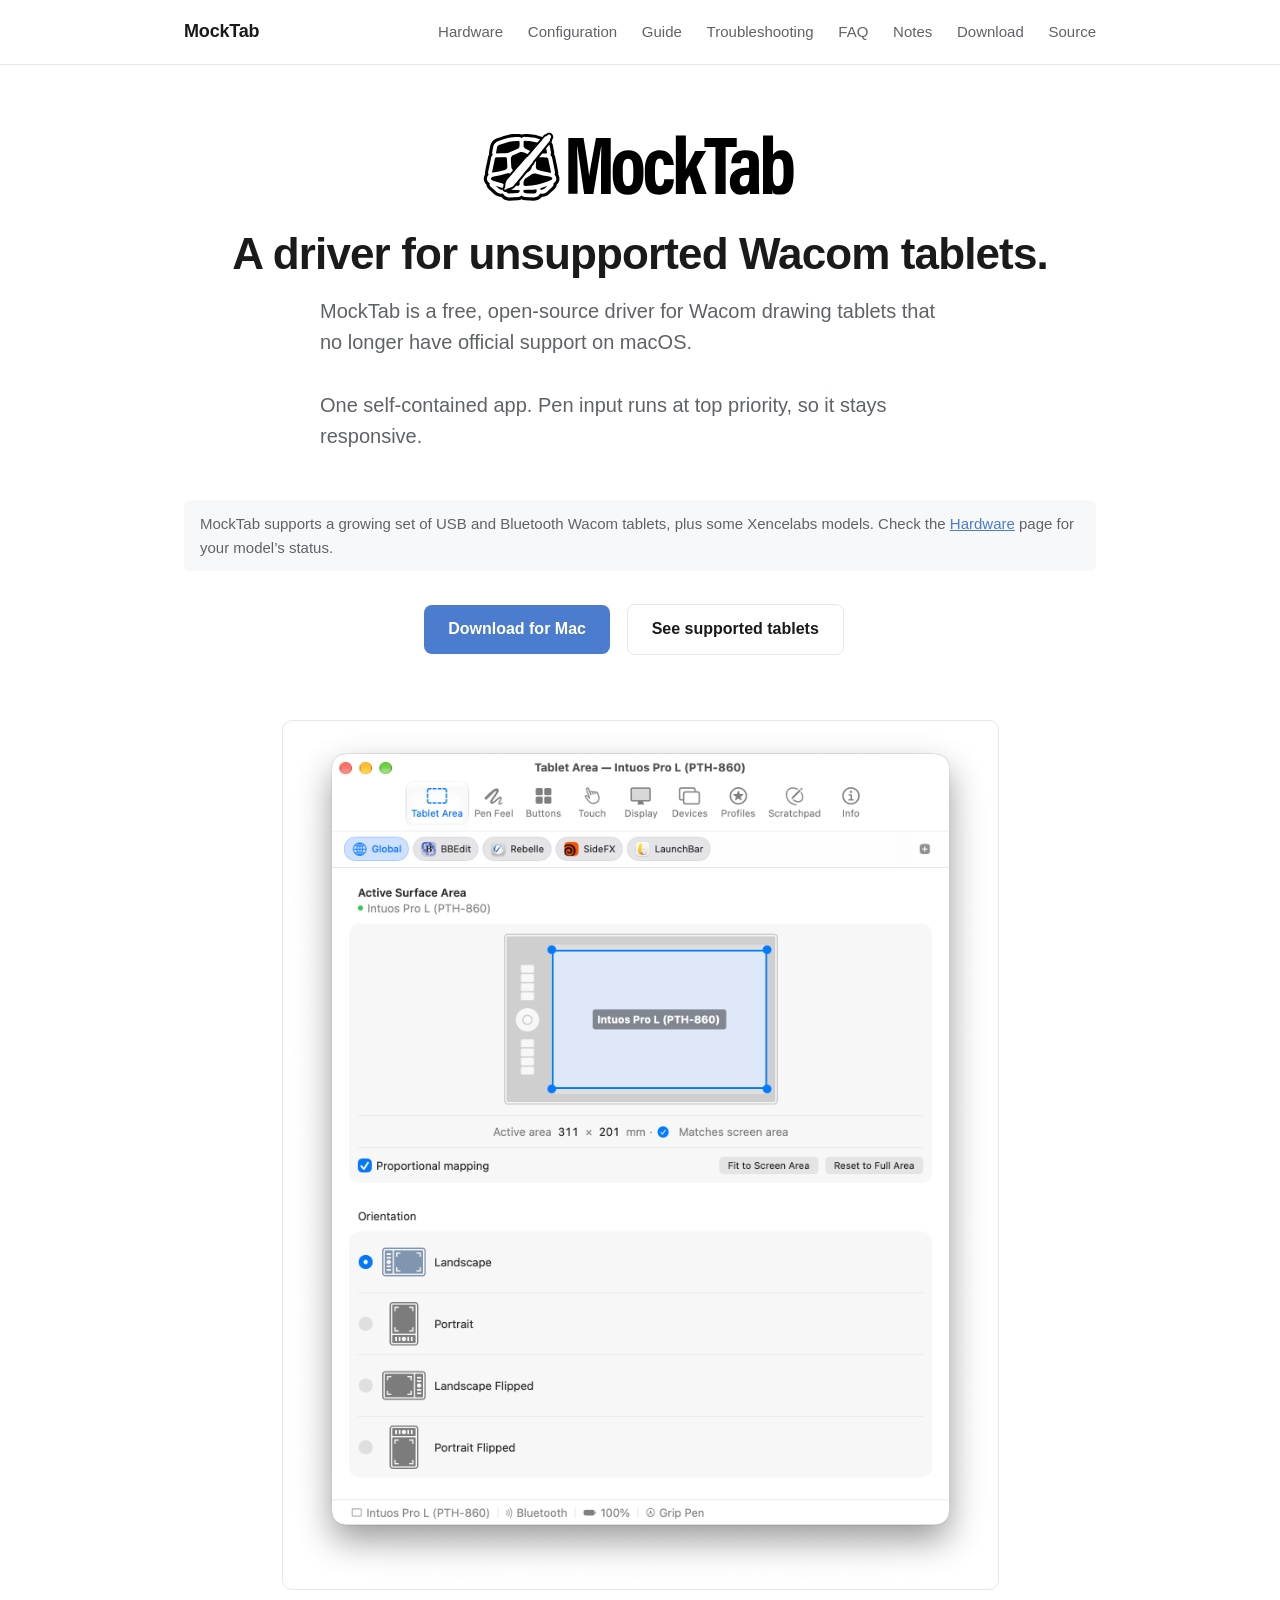
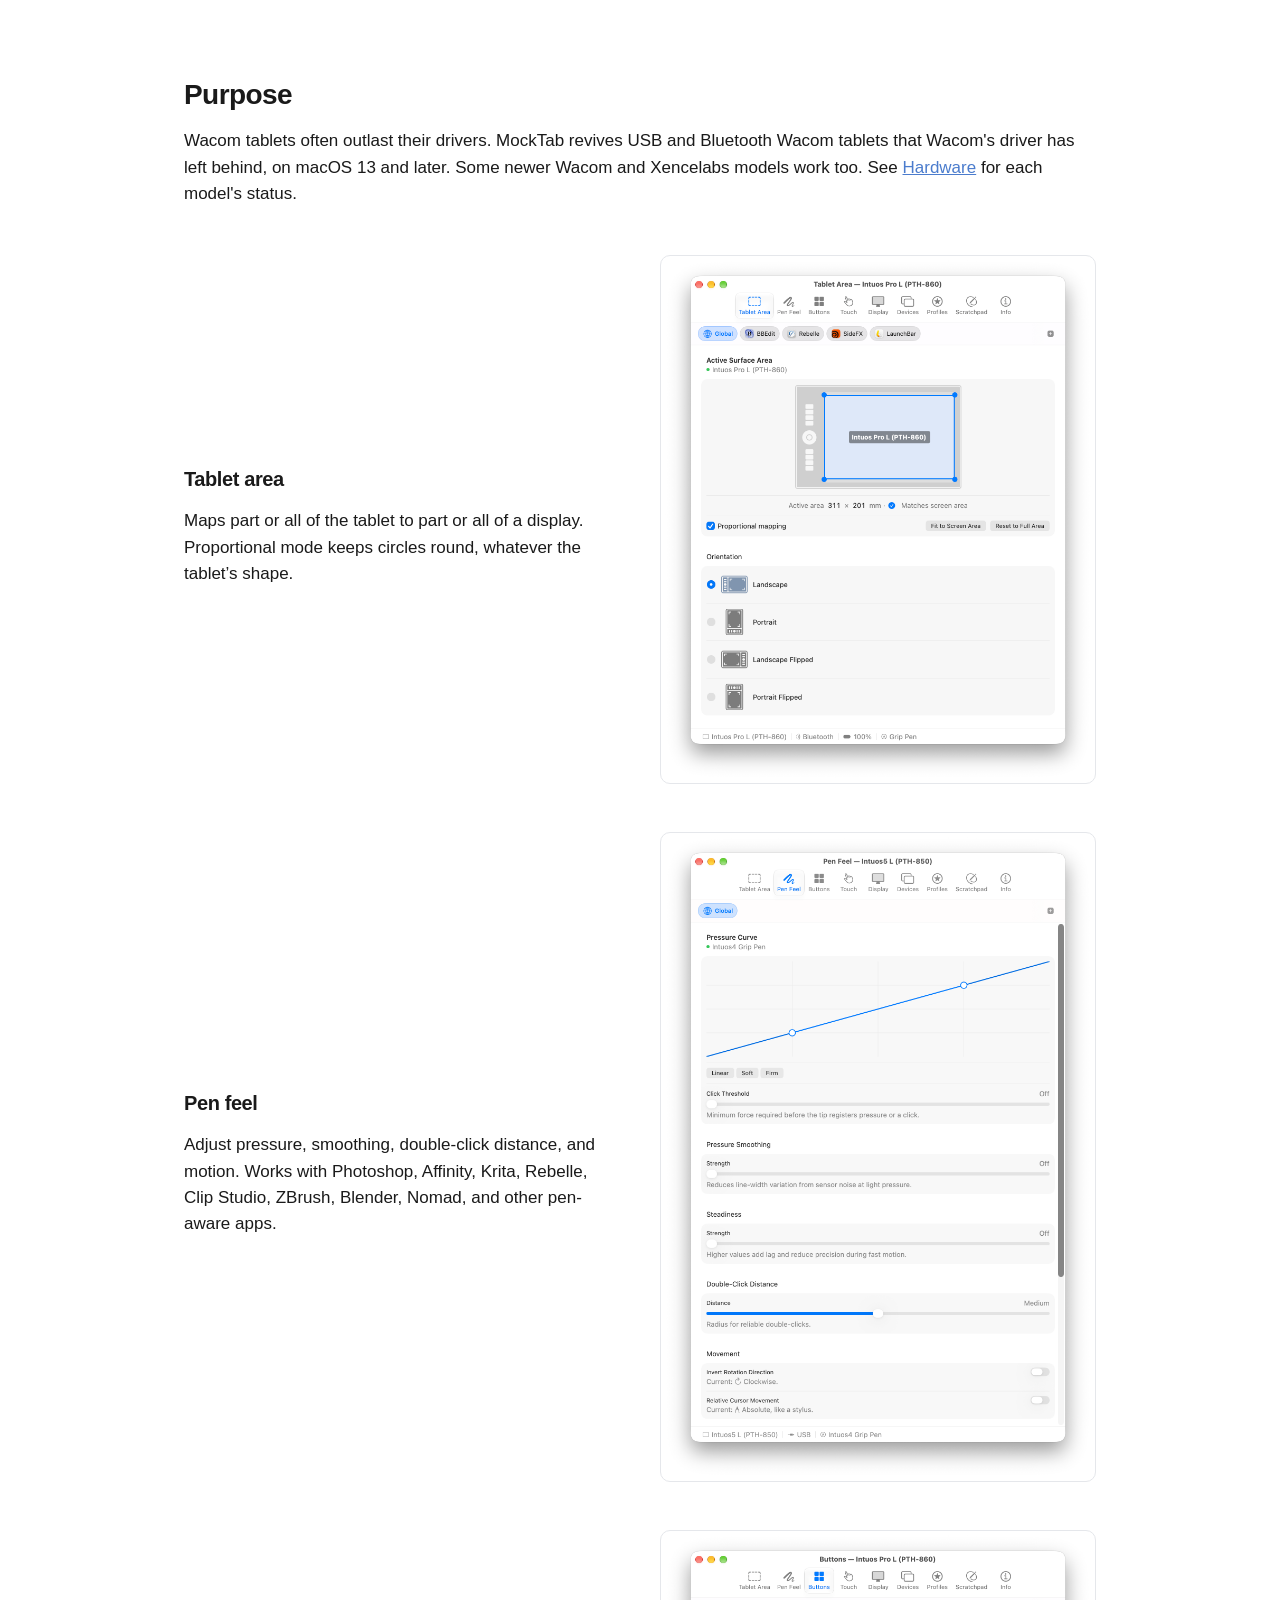
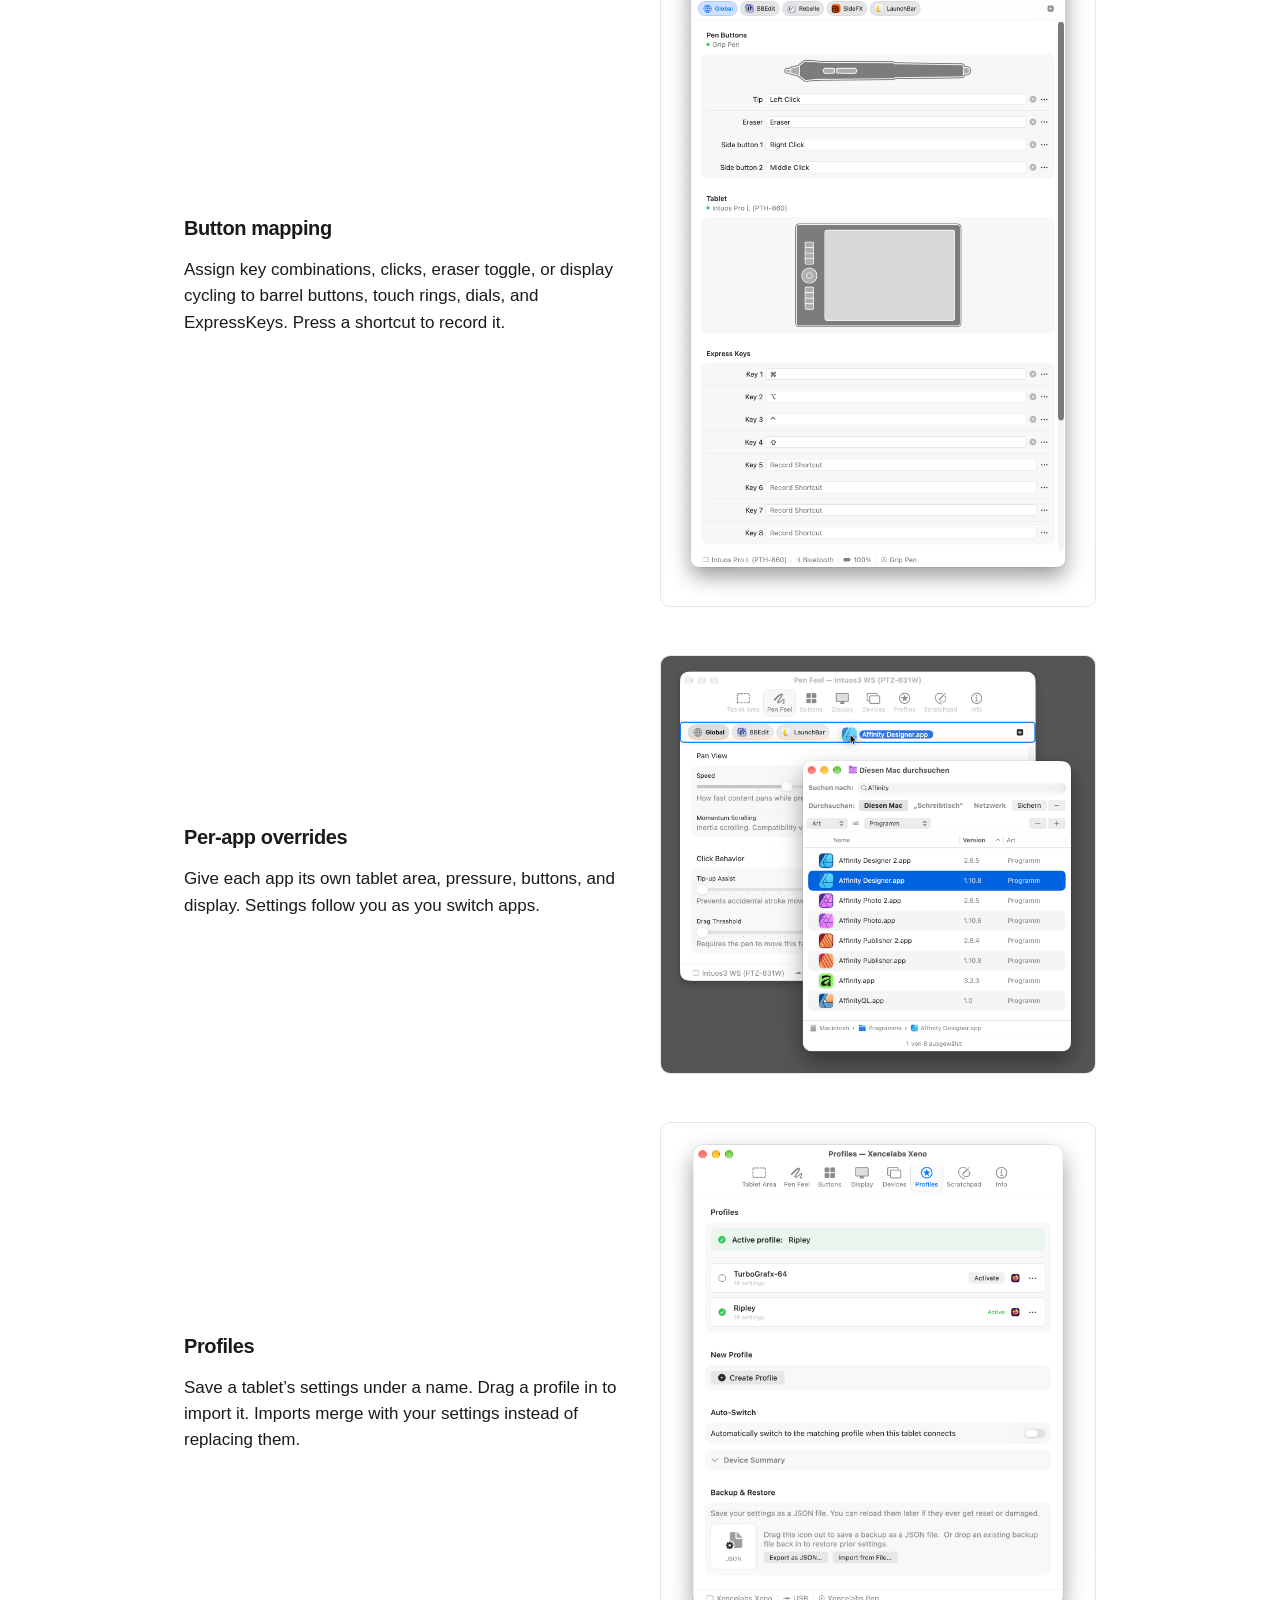
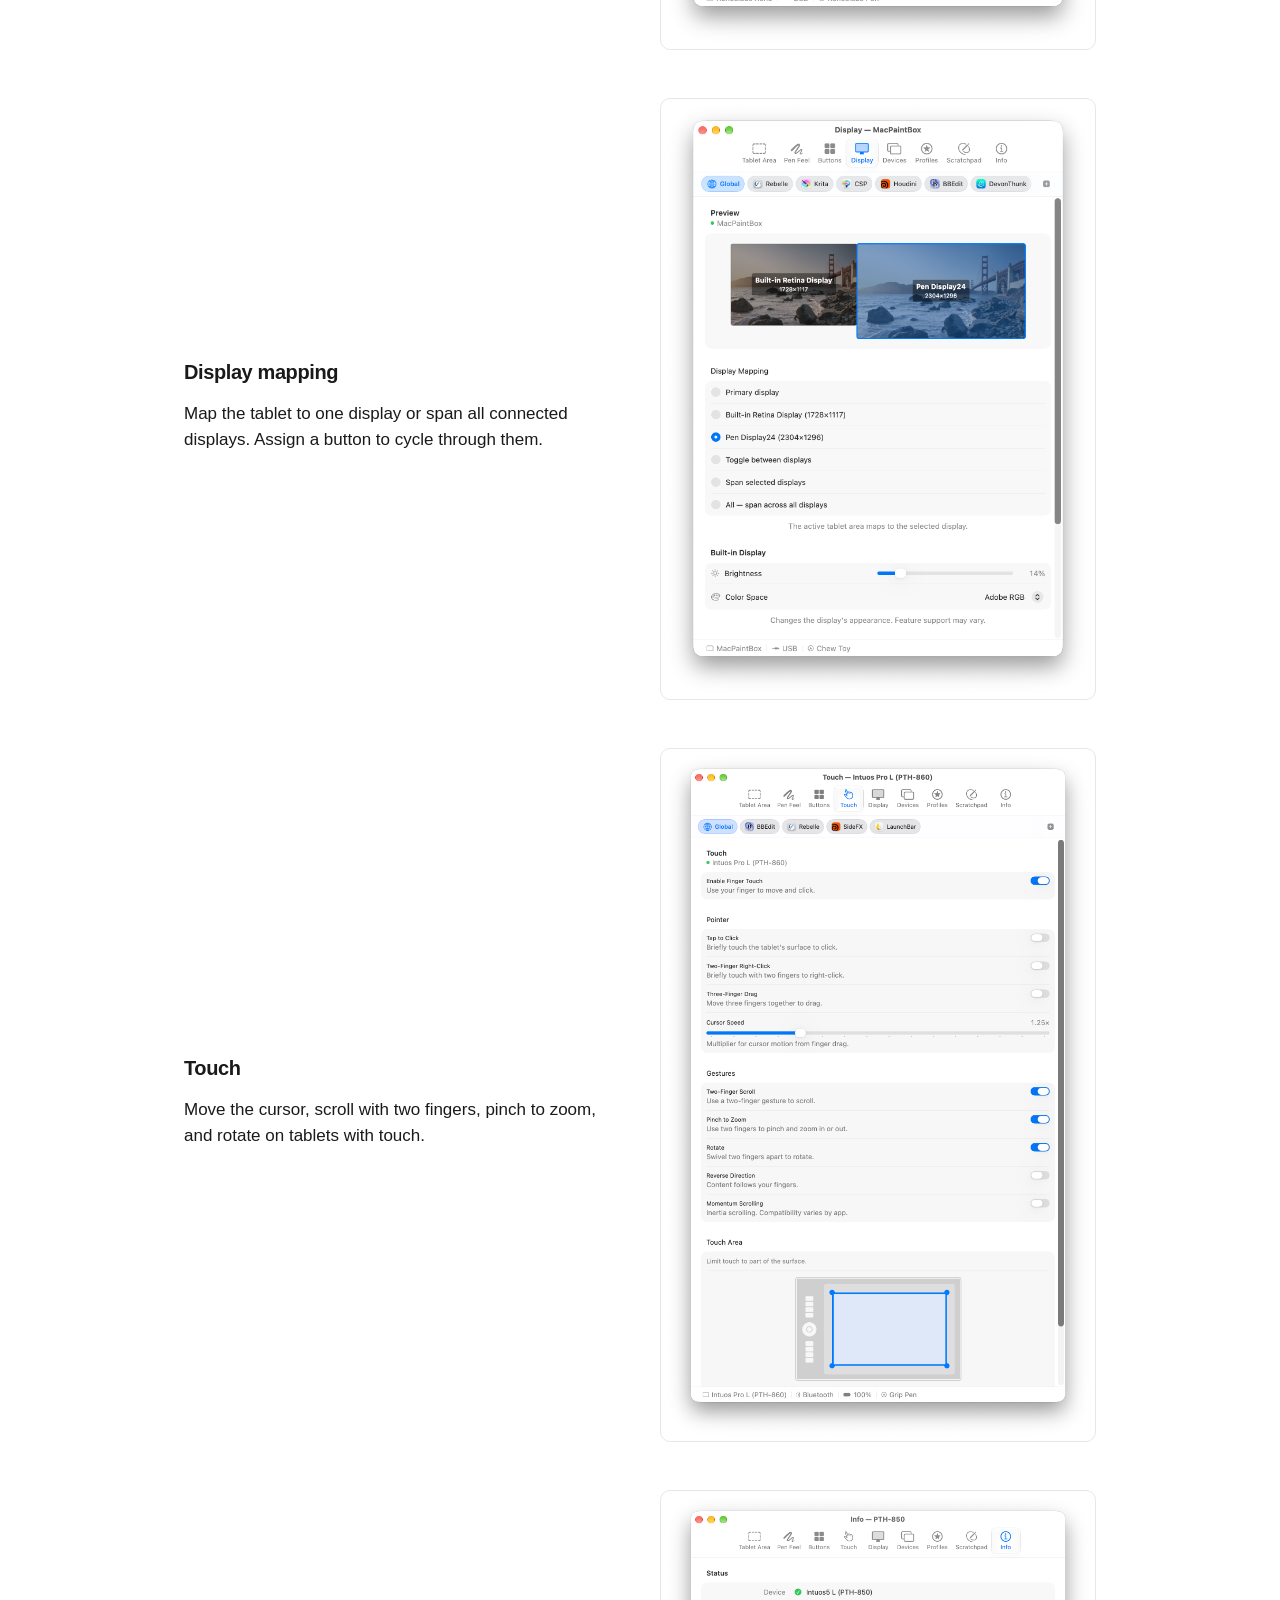
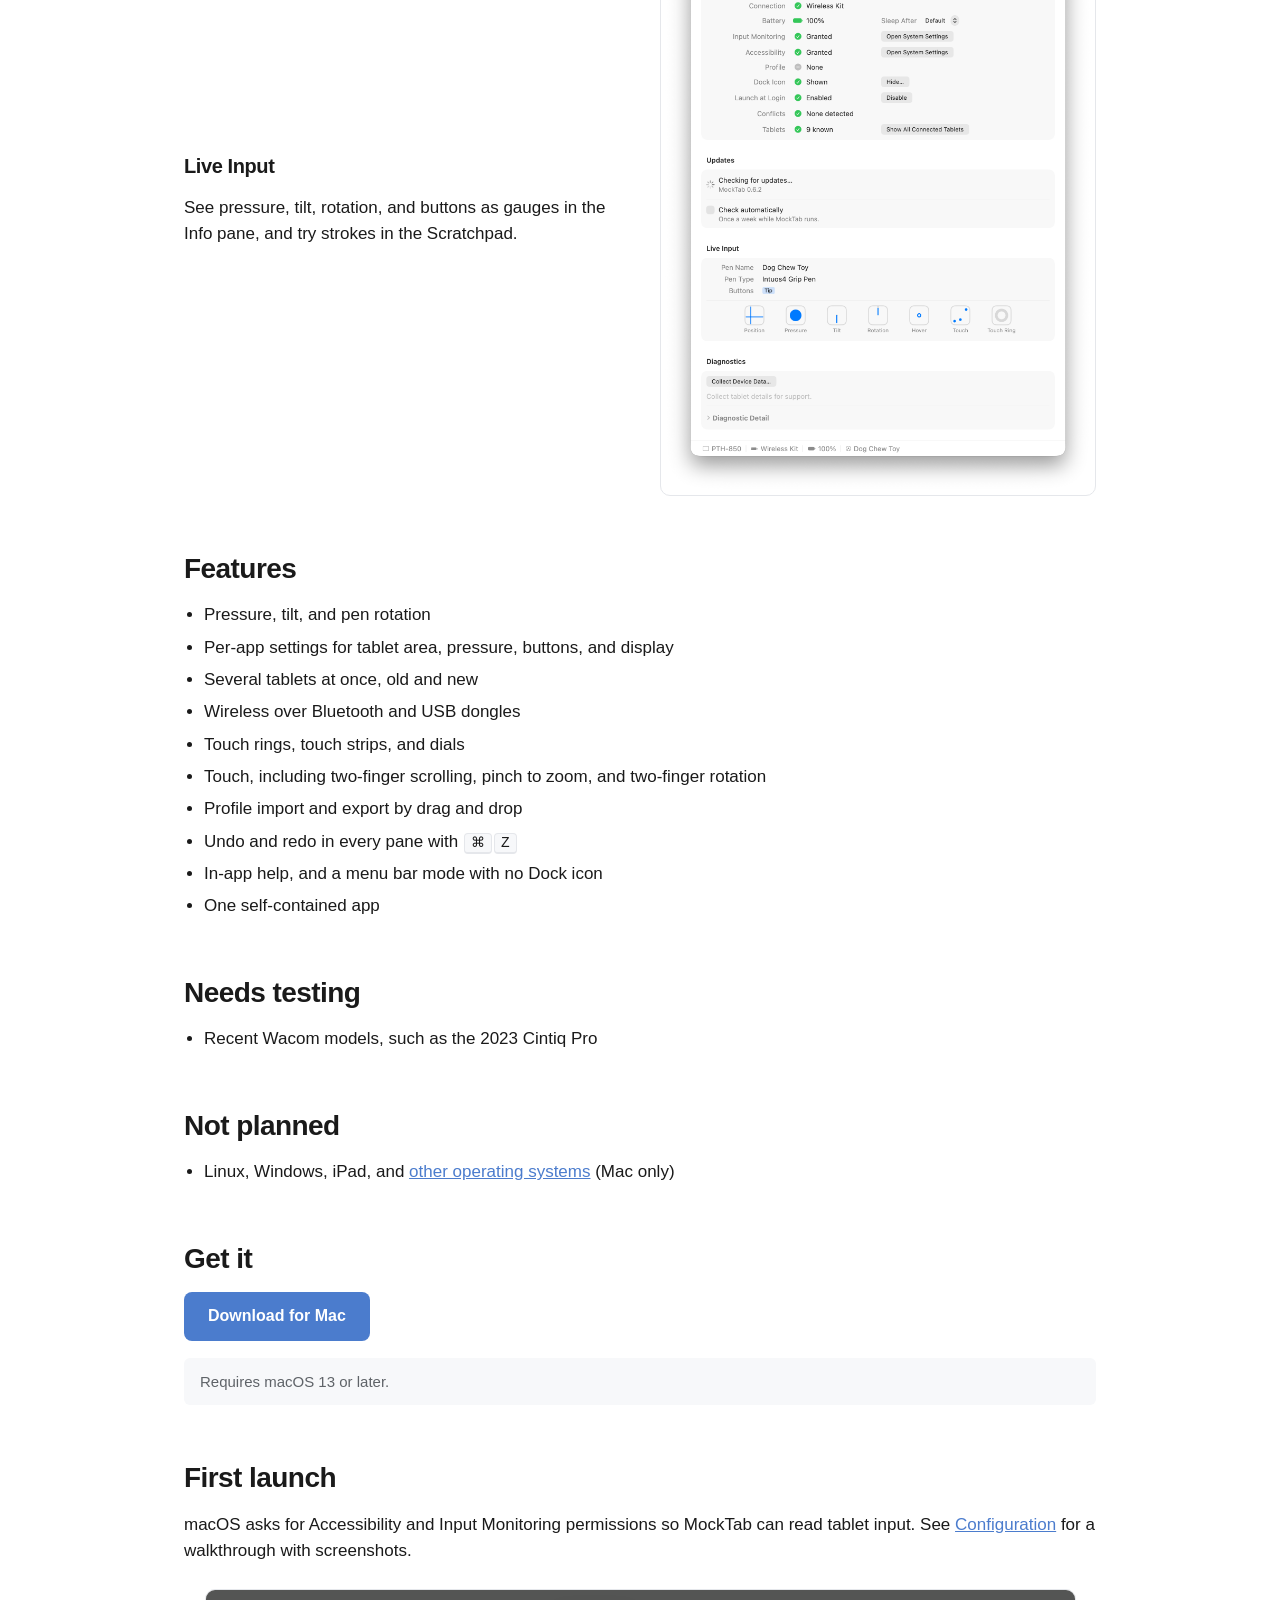
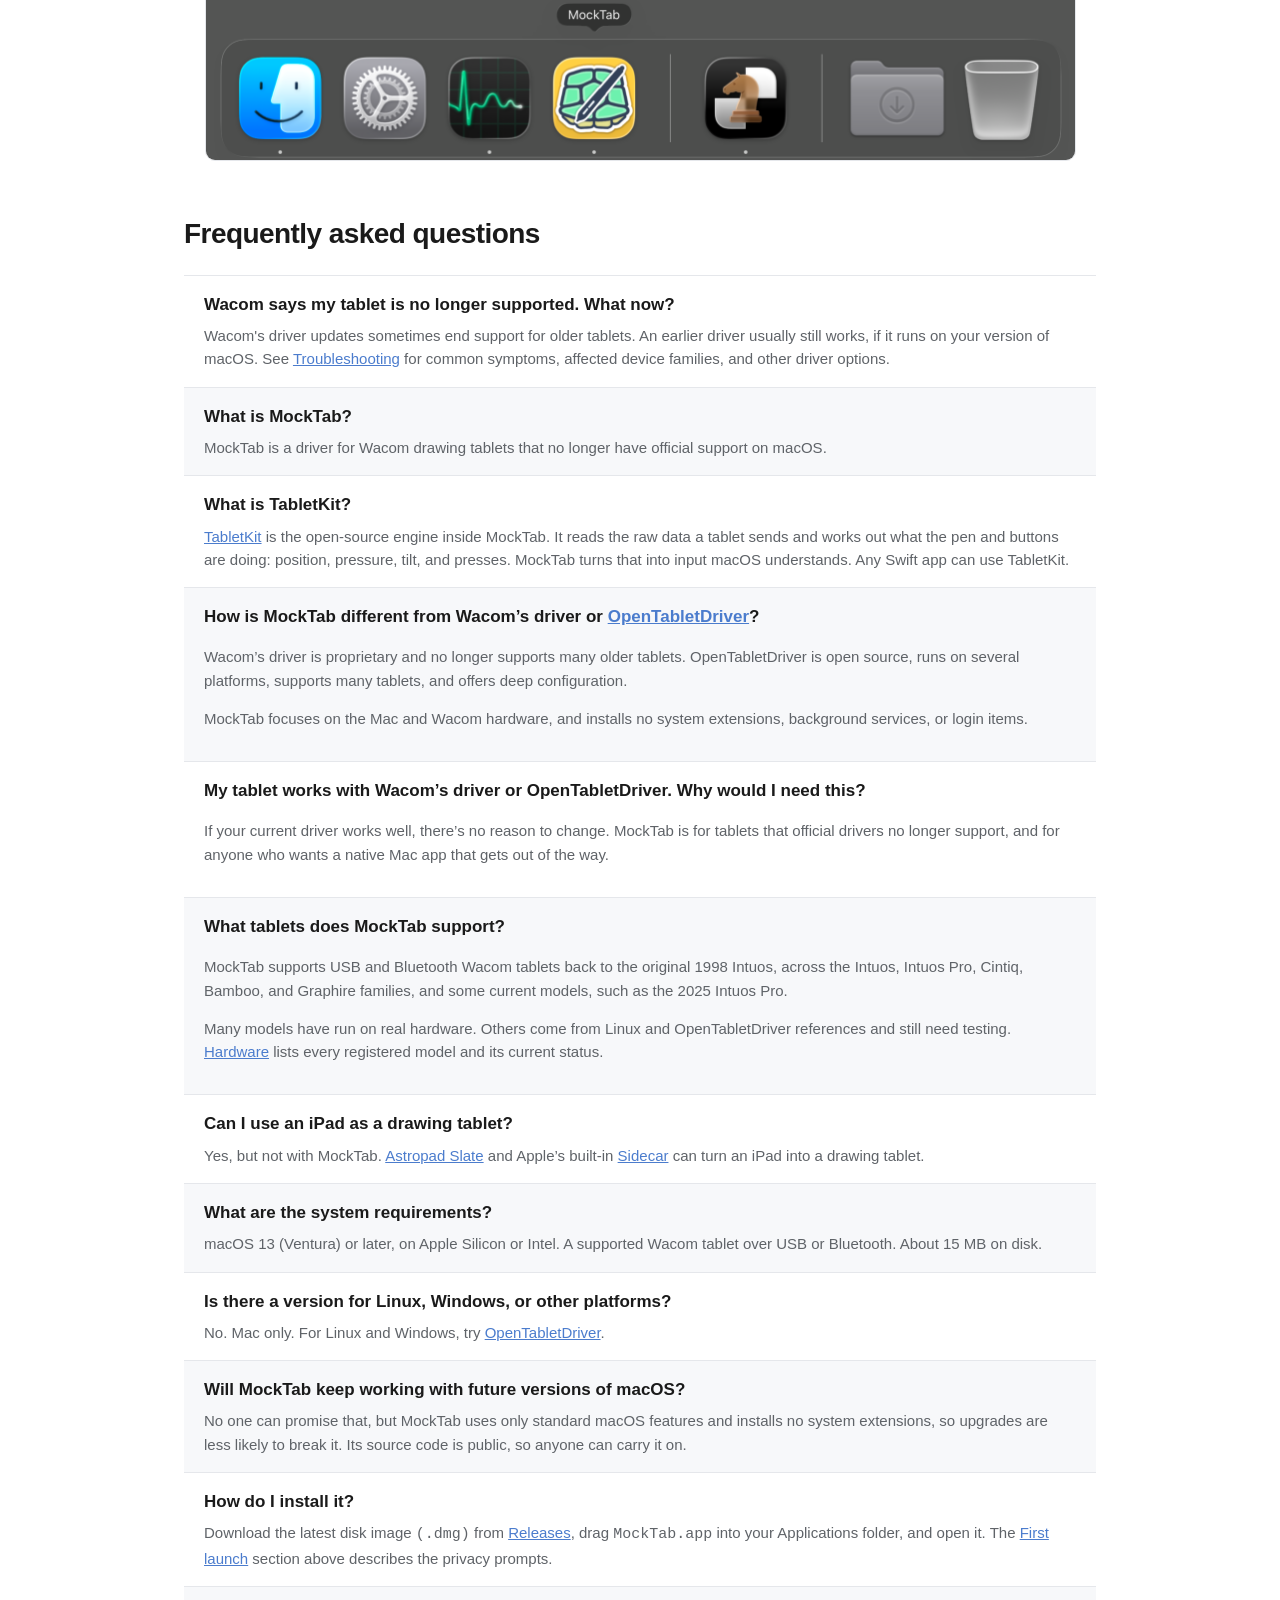
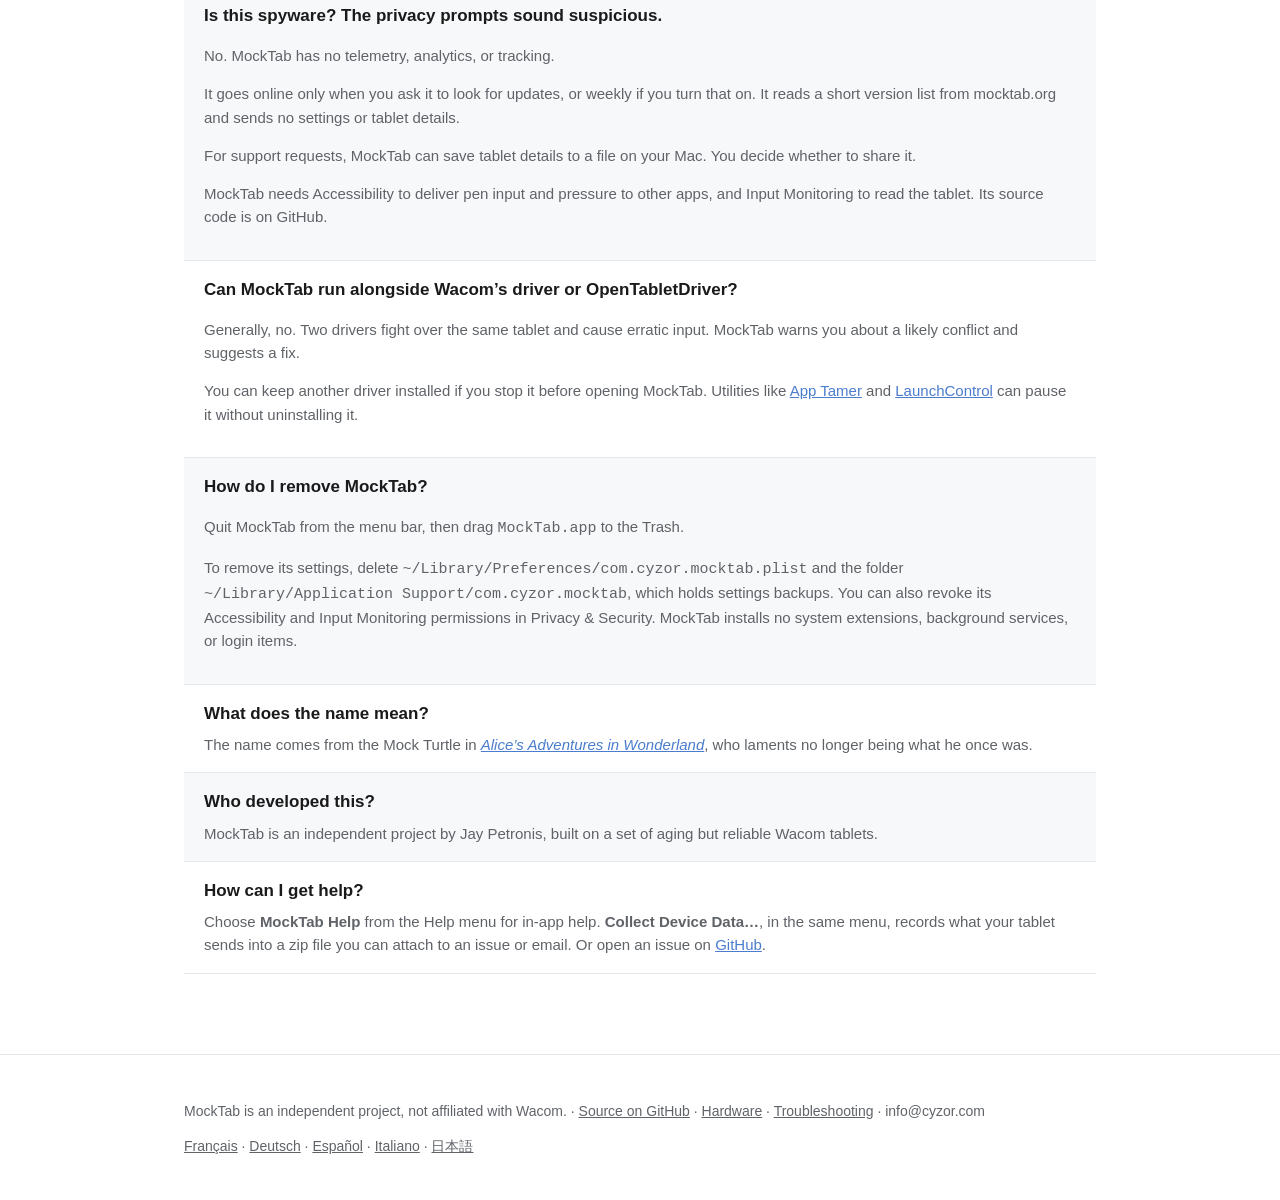
<file: index.html>
<!doctype html>
<html lang="en">
    <head>
        <meta charset="utf-8" />
        <meta name="viewport" content="width=device-width, initial-scale=1" />
        <title>MockTab — Mac driver for older Wacom tablets</title>
        <meta
            name="description"
            content="Free Mac driver for unsupported Wacom tablets — Intuos, Intuos Pro, Cintiq, and Bamboo — plus the Xencelabs Pen Display bundle. An alternative to Wacom's driver for hardware removed from official support."
        />
        <link rel="stylesheet" href="css/style.css" />
        <link rel="canonical" href="https://mocktab.org/" />
        <link rel="alternate" hreflang="en" href="https://mocktab.org/" />
        <link rel="alternate" hreflang="x-default" href="https://mocktab.org/" />
        <link rel="alternate" hreflang="fr" href="https://mocktab.org/fr/" />
        <link rel="alternate" hreflang="de" href="https://mocktab.org/de/" />
        <link rel="alternate" hreflang="es" href="https://mocktab.org/es/" />
        <link rel="alternate" hreflang="it" href="https://mocktab.org/it/" />
        <link rel="alternate" hreflang="ja" href="https://mocktab.org/ja/" />
        <meta
            property="og:title"
            content="MockTab — Mac driver for older Wacom tablets"
        />
        <meta
            property="og:description"
            content="A Mac driver for Wacom tablets that no longer have official support."
        />
        <meta property="og:type" content="website" />
        <meta property="og:url" content="https://mocktab.org/" />
        <!-- Favicon -->
        <link
            rel="icon"
            type="image/svg+xml"
            href="/images/favicon/favicon-light.svg"
            media="(prefers-color-scheme: light)"
        />
        <link
            rel="icon"
            type="image/svg+xml"
            href="/images/favicon/favicon-dark.svg"
            media="(prefers-color-scheme: dark)"
        />
        <link
            rel="mask-icon"
            href="/images/favicon/safari-pinned-tab.svg"
            color="#00696f"
        />
        <script type="application/ld+json">
{
    "@context": "https://schema.org",
    "@type": "FAQPage",
    "mainEntity": [
        {
            "@type": "Question",
            "name": "Wacom says my tablet is no longer supported. What now?",
            "acceptedAnswer": {
                "@type": "Answer",
                "text": "Wacom's driver updates sometimes end support for older tablets. An earlier driver usually still works, if it runs on your version of macOS. See Troubleshooting for common symptoms, affected device families, and other driver options."
            }
        },
        {
            "@type": "Question",
            "name": "What is MockTab?",
            "acceptedAnswer": {
                "@type": "Answer",
                "text": "MockTab is a driver for Wacom drawing tablets that no longer have official support on macOS."
            }
        },
        {
            "@type": "Question",
            "name": "What is TabletKit?",
            "acceptedAnswer": {
                "@type": "Answer",
                "text": "TabletKit is the open-source engine inside MockTab. It reads the raw data a tablet sends and works out what the pen and buttons are doing: position, pressure, tilt, and presses. MockTab turns that into input macOS understands. Any Swift app can use TabletKit."
            }
        },
        {
            "@type": "Question",
            "name": "How is MockTab different from Wacom\u2019s driver or OpenTabletDriver?",
            "acceptedAnswer": {
                "@type": "Answer",
                "text": "Wacom\u2019s driver is proprietary and no longer supports many older tablets. OpenTabletDriver is open source, runs on several platforms, supports many tablets, and offers deep configuration. MockTab focuses on the Mac and Wacom hardware, and installs no system extensions, background services, or login items."
            }
        },
        {
            "@type": "Question",
            "name": "My tablet works with Wacom\u2019s driver or OpenTabletDriver. Why would I need this?",
            "acceptedAnswer": {
                "@type": "Answer",
                "text": "If your current driver works well, there\u2019s no reason to change. MockTab is for tablets that official drivers no longer support, and for anyone who wants a native Mac app that gets out of the way."
            }
        },
        {
            "@type": "Question",
            "name": "What tablets does MockTab support?",
            "acceptedAnswer": {
                "@type": "Answer",
                "text": "MockTab supports USB and Bluetooth Wacom tablets back to the original 1998 Intuos, across the Intuos, Intuos Pro, Cintiq, Bamboo, and Graphire families, and some current models, such as the 2025 Intuos Pro. Many models have run on real hardware. Others come from Linux and OpenTabletDriver references and still need testing. Hardware lists every registered model and its current status."
            }
        },
        {
            "@type": "Question",
            "name": "Can I use an iPad as a drawing tablet?",
            "acceptedAnswer": {
                "@type": "Answer",
                "text": "Yes, but not with MockTab. Astropad Slate and Apple\u2019s built-in Sidecar can turn an iPad into a drawing tablet."
            }
        },
        {
            "@type": "Question",
            "name": "What are the system requirements?",
            "acceptedAnswer": {
                "@type": "Answer",
                "text": "macOS 13 (Ventura) or later, on Apple Silicon or Intel. A supported Wacom tablet over USB or Bluetooth. About 15 MB on disk."
            }
        },
        {
            "@type": "Question",
            "name": "Is there a version for Linux, Windows, or other platforms?",
            "acceptedAnswer": {
                "@type": "Answer",
                "text": "No. Mac only. For Linux and Windows, try OpenTabletDriver."
            }
        },
        {
            "@type": "Question",
            "name": "Will MockTab keep working with future versions of macOS?",
            "acceptedAnswer": {
                "@type": "Answer",
                "text": "No one can promise that, but MockTab uses only standard macOS features and installs no system extensions, so upgrades are less likely to break it. Its source code is public, so anyone can carry it on."
            }
        },
        {
            "@type": "Question",
            "name": "How do I install it?",
            "acceptedAnswer": {
                "@type": "Answer",
                "text": "Download the latest disk image (.dmg) from Releases, drag MockTab.app into your Applications folder, and open it. The First launch section above describes the privacy prompts."
            }
        },
        {
            "@type": "Question",
            "name": "Is this spyware? The privacy prompts sound suspicious.",
            "acceptedAnswer": {
                "@type": "Answer",
                "text": "No. MockTab has no telemetry, analytics, or tracking. It goes online only when you ask it to look for updates, or weekly if you turn that on. It reads a short version list from mocktab.org and sends no settings or tablet details. For support requests, MockTab can save tablet details to a file on your Mac. You decide whether to share it. MockTab needs Accessibility to deliver pen input and pressure to other apps, and Input Monitoring to read the tablet. Its source code is on GitHub."
            }
        },
        {
            "@type": "Question",
            "name": "Can MockTab run alongside Wacom\u2019s driver or OpenTabletDriver?",
            "acceptedAnswer": {
                "@type": "Answer",
                "text": "Generally, no. Two drivers fight over the same tablet and cause erratic input. MockTab warns you about a likely conflict and suggests a fix. You can keep another driver installed if you stop it before opening MockTab. Utilities like App Tamer and LaunchControl can pause it without uninstalling it."
            }
        },
        {
            "@type": "Question",
            "name": "How do I remove MockTab?",
            "acceptedAnswer": {
                "@type": "Answer",
                "text": "Quit MockTab from the menu bar, then drag MockTab.app to the Trash. To remove its settings, delete ~/Library/Preferences/com.cyzor.mocktab.plist and the folder ~/Library/Application Support/com.cyzor.mocktab, which holds settings backups. You can also revoke its Accessibility and Input Monitoring permissions in Privacy & Security. MockTab installs no system extensions, background services, or login items."
            }
        },
        {
            "@type": "Question",
            "name": "What does the name mean?",
            "acceptedAnswer": {
                "@type": "Answer",
                "text": "The name comes from the Mock Turtle in Alice\u2019s Adventures in Wonderland, who laments no longer being what he once was."
            }
        },
        {
            "@type": "Question",
            "name": "Who developed this?",
            "acceptedAnswer": {
                "@type": "Answer",
                "text": "MockTab is an independent project by Jay Petronis, built on a set of aging but reliable Wacom tablets."
            }
        },
        {
            "@type": "Question",
            "name": "How can I get help?",
            "acceptedAnswer": {
                "@type": "Answer",
                "text": "Choose MockTab Help from the Help menu for in-app help. Collect Device Data\u2026, in the same menu, records what your tablet sends into a zip file you can attach to an issue or email. Or open an issue on GitHub."
            }
        }
    ]
}
</script>
    </head>

<body>
<a href="#main" class="skip-link">Skip to main content</a> 
<header class="site">
	<div class="wrap">
		<a href="/" class="brand" aria-current="page">MockTab</a> 
		<nav aria-label="Primary">
			<a href="/hardware.html">Hardware</a> <a href="/configuration.html">Configuration</a> <a href="/guide.html">Guide</a> <a href="/troubleshooting.html">Troubleshooting</a> <a href="/#faq">FAQ</a> <a href="/notes/">Notes</a> <a href="https://github.com/Cyzor/tablet-driver/releases">Download</a> <a href="https://github.com/Cyzor/tablet-driver">Source</a> 
		</nav>
	</div>
</header>
<main id="main">
	<section class="hero wrap">
		<img class="hero-logo light" src="images/ui/mocktab-name-light.svg" width="320" height="75" alt="MockTab" /> <img class="hero-logo dark" src="images/ui/mocktab-name-dark.svg" width="320" height="75" alt="MockTab" /> 
		<h1>
			A driver for unsupported Wacom tablets.
		</h1>
		<p class="lede">
			MockTab is a free, open-source driver for Wacom drawing tablets that no longer have official support on macOS. 
		</p>
		<p class="lede">
			One self-contained app. Pen input runs at top priority, so it stays responsive. 
		</p>
		<p class="note">
			MockTab supports a growing set of USB and Bluetooth Wacom tablets, plus some Xencelabs models. Check the <a href="hardware.html">Hardware</a> page for your model’s status. 
		</p>
		<p>
			<a class="cta" href="https://github.com/Cyzor/tablet-driver/releases/">Download for Mac</a> <a class="cta secondary" href="/hardware.html">See supported tablets</a> 
		</p>
		<div class="shot-wrap" style="margin-top: 48px">
			<img class="shot light" src="images/ui/tablet-area-light.png" width="717" height="1165" alt="MockTab tablet area settings" /> <img class="shot dark" src="images/ui/tablet-area-dark.png" width="717" height="1165" alt="MockTab tablet area settings (dark)" /> 
		</div>
	</section>
	<section class="wrap">
		<h2>
			Purpose
		</h2>
		<p>
			Wacom tablets often outlast their drivers. MockTab revives USB and Bluetooth Wacom tablets that Wacom's driver has left behind, on macOS 13 and later. Some newer Wacom and Xencelabs models work too. See <a href="hardware.html">Hardware</a> for each model's status.
		</p>
		<div class="feature">
			<div>
				<h3>
					Tablet area
				</h3>
				<p>
					Maps part or all of the tablet to part or all of a display. Proportional mode keeps circles round, whatever the tablet’s shape. 
				</p>
			</div>
			<div>
				<img class="shot light" src="images/ui/tablet-area-light.png" width="717" height="1165" alt="MockTab tablet area editor" /> <img class="shot dark" src="images/ui/tablet-area-dark.png" width="717" height="1165" alt="MockTab tablet area editor (dark theme)" /> 
			</div>
		</div>
		<div class="feature">
			<div>
				<h3>
					Pen feel
				</h3>
				<p>
					Adjust pressure, smoothing, double-click distance, and motion. Works with Photoshop, Affinity, Krita, Rebelle, Clip Studio, ZBrush, Blender, Nomad, and other pen-aware apps. 
				</p>
			</div>
			<div>
				<img class="shot light" src="images/ui/pen-feel-light.png" width="717" height="1243" alt="Pressure curve editor showing a two-point B&eacute;zier curve and Linear, Soft, Firm presets" /> <img class="shot dark" src="images/ui/pen-feel-dark.png" width="717" height="1243" alt="Pressure curve editor showing a two-point B&eacute;zier curve and Linear, Soft, Firm presets (dark theme)" /> 
			</div>
		</div>
		<div class="feature">
			<div>
				<h3>
					Button mapping
				</h3>
				<p>
					Assign key combinations, clicks, eraser toggle, or display cycling to barrel buttons, touch rings, dials, and ExpressKeys. Press a shortcut to record it.
				</p>
			</div>
			<div>
				<img class="shot light" src="images/ui/buttons-light.png" width="717" height="1243" alt="Button mapping panel for barrel buttons, touch ring, and ExpressKeys" /> <img class="shot dark" src="images/ui/buttons-dark.png" width="717" height="1243" alt="Button mapping panel for barrel buttons, touch ring, and ExpressKeys (dark theme)" /> 
			</div>
		</div>
		<div class="feature">
			<div>
				<h3>
					Per-app overrides
				</h3>
				<p>
					Give each app its own tablet area, pressure, buttons, and display. Settings follow you as you switch apps. 
				</p>
			</div>
			<div>
				<img class="shot light" src="images/ui/add-app-light.png" width="609" height="662" alt="Adding a per-app override by drag and drop or drop-down menu" /> <img class="shot dark" src="images/ui/add-app-dark.png" width="609" height="664" alt="Adding a per-app override by drag and drop or drop-down menu (dark theme)" /> 
			</div>
		</div>
		<div class="feature">
			<div>
				<h3>
					Profiles
				</h3>
				<p>
					Save a tablet’s settings under a name. Drag a profile in to import it. Imports merge with your settings instead of replacing them. 
				</p>
			</div>
			<div>
				<img class="shot light" src="images/ui/profiles-light.png" width="717" height="862" alt="MockTab Profiles pane" /> <img class="shot dark" src="images/ui/profiles-dark.png" width="717" height="862" alt="MockTab Profiles pane (dark theme)" /> 
			</div>
		</div>
		<div class="feature">
			<div>
				<h3>
					Display mapping
				</h3>
				<p>
					Map the tablet to one display or span all connected displays. Assign a button to cycle through them. 
				</p>
			</div>
			<div>
				<img class="shot light" src="images/ui/displays-light.png" width="717" height="996" alt="Display mapping panel routing the tablet to a chosen monitor" /> <img class="shot dark" src="images/ui/displays-dark.png" width="717" height="996" alt="Display mapping panel routing the tablet to a chosen monitor (dark theme)" /> 
			</div>
		</div>
		<div class="feature">
			<div>
				<h3>
					Touch
				</h3>
				<p>
					Move the cursor, scroll with two fingers, pinch to zoom, and rotate on tablets with touch. 
				</p>
			</div>
			<div>
				<img class="shot light" src="images/ui/touch-light.png" width="717" height="996" alt="Touch settings panel" /> <img class="shot dark" src="images/ui/touch-dark.png" width="717" height="996" alt="Touch settings panel (dark theme)" /> 
			</div>
		</div>
		<div class="feature">
			<div>
				<h3>
					Live Input
				</h3>
				<p>
					See pressure, tilt, rotation, and buttons as gauges in the Info pane, and try strokes in the Scratchpad. 
				</p>
			</div>
			<div>
				<img class="shot light" src="images/ui/info-light.png" width="717" height="997" alt="MockTab Info pane with live input gauges" /> <img class="shot dark" src="images/ui/info-dark.png" width="717" height="997" alt="MockTab Info pane with live input gauges (dark theme)" /> 
			</div>
		</div>
		<h2>
			Features
		</h2>
		<ul class="bullets">
			<li>Pressure, tilt, and pen rotation</li>
			<li>Per-app settings for tablet area, pressure, buttons, and display</li>
			<li>Several tablets at once, old and new</li>
			<li>Wireless over Bluetooth and USB dongles</li>
			<li>Touch rings, touch strips, and dials</li>
			<li>Touch, including two-finger scrolling, pinch to zoom, and two-finger rotation</li>
			<li>Profile import and export by drag and drop</li>
			<li>Undo and redo in every pane with <kbd>⌘</kbd><kbd>Z</kbd></li>
			<li>In-app help, and a menu bar mode with no Dock icon</li>
			<li>One self-contained app</li>
		</ul>
		<h2>
			Needs testing
		</h2>
		<ul class="bullets">
			<li> Recent Wacom models, such as the 2023 Cintiq Pro </li>
		</ul>
		<h2>
			Not planned
		</h2>
		<ul class="bullets">
			<li> Linux, Windows, iPad, and <a href="https://www.haiku-os.org/">other operating systems</a> (Mac only) </li>
		</ul>
		<h2>
			Get it
		</h2>
		<p>
			<a class="cta" href="https://github.com/Cyzor/tablet-driver/releases">Download for Mac</a> 
		</p>
		<p class="note">
			Requires macOS 13 or later.
		</p>
		<section id="first-launch">
			<h2>
				First launch
			</h2>
			<p>
				macOS asks for Accessibility and Input Monitoring permissions so MockTab can read tablet input. See <a href="configuration.html">Configuration</a> for a walkthrough with screenshots.
			</p>
		</section>
		<div class="shot-wrap">
			<img class="shot" src="images/ui/macos-dock.png" width="871" height="171" alt="macOS Dock showing running applications" /> 
		</div>
		<h2 id="faq">
			Frequently asked questions
		</h2>
		<div class="faq">
			<div class="faq-item">
				<p class="faq-q">
					Wacom says my tablet is no longer supported. What now?
				</p>
				<p class="faq-a">
					Wacom's driver updates sometimes end support for older tablets. An earlier driver usually still works, if it runs on your version of macOS. See <a href="troubleshooting.html">Troubleshooting</a> for common symptoms, affected device families, and other driver options. 
				</p>
			</div>
			<div class="faq-item">
				<p class="faq-q">
					What is MockTab?
				</p>
				<p class="faq-a">
					MockTab is a driver for Wacom drawing tablets that no longer have official support on macOS. 
				</p>
			</div>
			<div class="faq-item">
				<p class="faq-q">
					What is TabletKit?
				</p>
				<p class="faq-a">
					<a href="https://github.com/Cyzor/TabletKit">TabletKit</a> is the open-source engine inside MockTab. It reads the raw data a tablet sends and works out what the pen and buttons are doing: position, pressure, tilt, and presses. MockTab turns that into input macOS understands. Any Swift app can use TabletKit.
				</p>
			</div>
			<div class="faq-item">
				<p class="faq-q">
					How is MockTab different from Wacom’s driver or <a href="https://opentabletdriver.net/">OpenTabletDriver</a>? 
				</p>
				<div class="faq-a">
					<p>
						Wacom’s driver is proprietary and no longer supports many older tablets. OpenTabletDriver is open source, runs on several platforms, supports many tablets, and offers deep configuration.
					</p>
					<p>
						MockTab focuses on the Mac and Wacom hardware, and installs no system extensions, background services, or login items.
					</p>
				</div>
			</div>
			<div class="faq-item">
				<p class="faq-q">
					My tablet works with Wacom’s driver or OpenTabletDriver. Why would I need this? 
				</p>
				<div class="faq-a">
					<p>
						If your current driver works well, there’s no reason to change. MockTab is for tablets that official drivers no longer support, and for anyone who wants a native Mac app that gets out of the way.
					</p>
				</div>
			</div>
			<div class="faq-item">
				<p class="faq-q">
					What tablets does MockTab support?
				</p>
				<div class="faq-a">
					<p>
						MockTab supports USB and Bluetooth Wacom tablets back to the original 1998 Intuos, across the Intuos, Intuos Pro, Cintiq, Bamboo, and Graphire families, and some current models, such as the 2025 Intuos Pro.
					</p>
					<p>
						Many models have run on real hardware. Others come from Linux and OpenTabletDriver references and still need testing. <a href="hardware.html">Hardware</a> lists every registered model and its current status.
					</p>
				</div>
			</div>
			<div class="faq-item">
				<p class="faq-q">
					Can I use an iPad as a drawing tablet? 
				</p>
				<p class="faq-a">
					Yes, but not with MockTab. <a href="https://astropad.com">Astropad Slate</a> and Apple’s built-in <a href="https://support.apple.com/en-us/102597">Sidecar</a> can turn an iPad into a drawing tablet. 
				</p>
			</div>
			<div class="faq-item">
				<p class="faq-q">
					What are the system requirements?
				</p>
				<p class="faq-a">
					macOS 13 (Ventura) or later, on Apple Silicon or Intel. A supported Wacom tablet over USB or Bluetooth. About 15 MB on disk. 
				</p>
			</div>
			<div class="faq-item">
				<p class="faq-q">
					Is there a version for Linux, Windows, or other platforms? 
				</p>
				<p class="faq-a">
					No. Mac only. For Linux and Windows, try <a href="https://opentabletdriver.net">OpenTabletDriver</a>. 
				</p>
			</div>
			<div class="faq-item">
				<p class="faq-q">
					Will MockTab keep working with future versions of macOS?
				</p>
				<p class="faq-a">
					No one can promise that, but MockTab uses only standard macOS features and installs no system extensions, so upgrades are less likely to break it. Its source code is public, so anyone can carry it on.
				</p>
			</div>
			<div class="faq-item">
				<p class="faq-q">
					How do I install it?
				</p>
				<p class="faq-a">
					Download the latest disk image <code>(.dmg)</code> from <a href="https://github.com/Cyzor/tablet-driver/releases">Releases</a>, drag <code>MockTab.app</code> into your Applications folder, and open it. The <a href="#first-launch">First launch</a> section above describes the privacy prompts. 
				</p>
			</div>
			<div class="faq-item">
				<p class="faq-q">
					Is this spyware? The privacy prompts sound suspicious. 
				</p>
				<div class="faq-a">
					<p>
						No. MockTab has no telemetry, analytics, or tracking.
					</p>
					<p>
						It goes online only when you ask it to look for updates, or weekly if you turn that on. It reads a short version list from mocktab.org and sends no settings or tablet details.
					</p>
					<p>
						For support requests, MockTab can save tablet details to a file on your Mac. You decide whether to share it.
					</p>
					<p>
						MockTab needs Accessibility to deliver pen input and pressure to other apps, and Input Monitoring to read the tablet. Its source code is on GitHub.
					</p>
				</div>
			</div>
			<div class="faq-item">
				<p class="faq-q">
					Can MockTab run alongside Wacom’s driver or OpenTabletDriver? 
				</p>
				<div class="faq-a">
					<p>
						Generally, no. Two drivers fight over the same tablet and cause erratic input. MockTab warns you about a likely conflict and suggests a fix.
					</p>
					<p>
						You can keep another driver installed if you stop it before opening MockTab. Utilities like <a href="https://www.stclairsoft.com/AppTamer/">App Tamer</a> and <a href="https://www.soma-zone.com/LaunchControl/">LaunchControl</a> can pause it without uninstalling it.
					</p>
				</div>
			</div>
			<div class="faq-item">
				<p class="faq-q">
					How do I remove MockTab?
				</p>
				<div class="faq-a">
					<p>
						Quit MockTab from the menu bar, then drag <code>MockTab.app</code> to the Trash.
					</p>
					<p>
						To remove its settings, delete <code>~/Library/Preferences/com.cyzor.mocktab.plist</code> and the folder <code>~/Library/Application Support/com.cyzor.mocktab</code>, which holds settings backups. You can also revoke its Accessibility and Input Monitoring permissions in Privacy & Security. MockTab installs no system extensions, background services, or login items.
					</p>
				</div>
			</div>
			<div class="faq-item">
				<p class="faq-q">
					What does the name mean?
				</p>
				<p class="faq-a">
					The name comes from the Mock Turtle in <em><a href="https://en.wikipedia.org/wiki/Mock_Turtle">Alice’s Adventures in Wonderland</a></em>, who laments no longer being what he once was. 
				</p>
			</div>
			<div class="faq-item">
				<p class="faq-q">
					Who developed this?
				</p>
				<p class="faq-a">
					MockTab is an independent project by Jay Petronis, built on a set of aging but reliable Wacom tablets. 
				</p>
			</div>
			<div class="faq-item">
				<p class="faq-q">
					How can I get help?
				</p>
				<p class="faq-a">
					Choose <strong>MockTab Help</strong> from the Help menu for in-app help. <strong>Collect Device Data…</strong>, in the same menu, records what your tablet sends into a zip file you can attach to an issue or email. Or open an issue on <a href="https://github.com/Cyzor/tablet-driver/issues">GitHub</a>. 
				</p>
			</div>
		</div>
	</section>
</main>
<footer class="site">
	<div class="wrap">
		<p>
			MockTab is an independent project, not affiliated with Wacom. &middot; <a href="https://github.com/Cyzor/tablet-driver">Source on GitHub</a> &middot; <a href="/hardware.html">Hardware</a> &middot; <a href="/troubleshooting.html">Troubleshooting</a> &middot; <span style="unicode-bidi: bidi-override; direction: rtl">moc.rozyc@ofni</span> 
		</p>
		<p>
			<a href="/fr/" hreflang="fr" lang="fr">Français</a> &middot; <a href="/de/" hreflang="de" lang="de">Deutsch</a> &middot; <a href="/es/" hreflang="es" lang="es">Español</a> &middot; <a href="/it/" hreflang="it" lang="it">Italiano</a> &middot; <a href="/ja/" hreflang="ja" lang="ja">日本語</a> 
		</p>
	</div>
</footer>
</body>
</html>
</file>
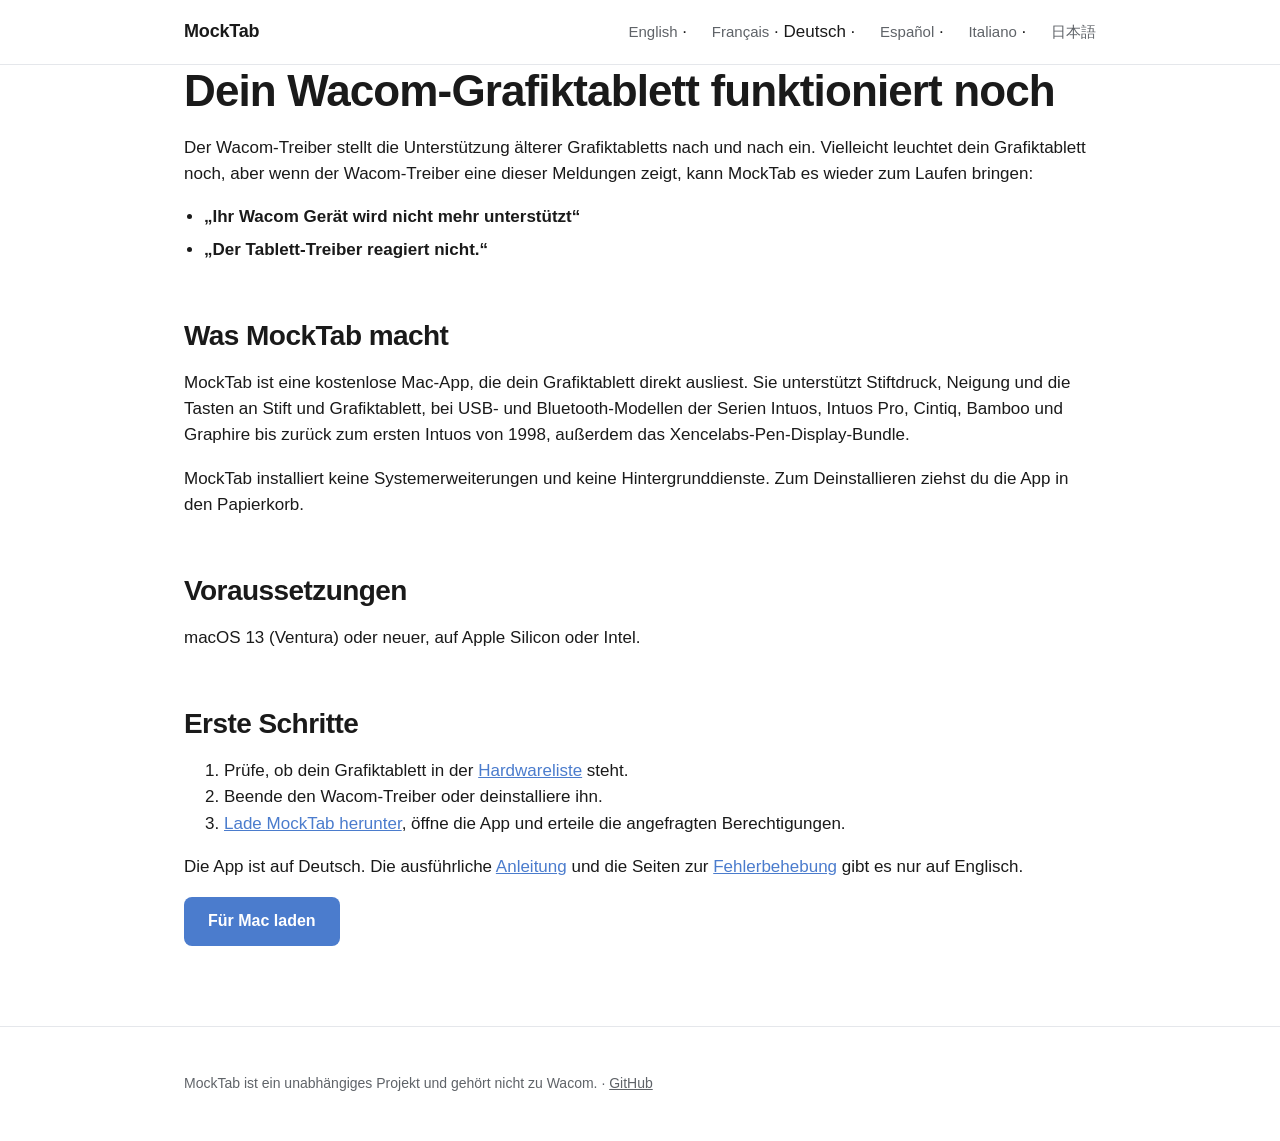
<file: de/index.html>
<!doctype html>
<html lang="de">
    <head>
        <meta charset="utf-8" />
        <meta name="viewport" content="width=device-width, initial-scale=1" />
        <title>MockTab: kostenloser Mac-Treiber für ältere Wacom-Grafiktabletts</title>
        <meta name="description" content="MockTab ist ein kostenloser Mac-Treiber für Wacom-Grafiktabletts, die der Wacom-Treiber nicht mehr unterstützt." />
        <link rel="stylesheet" href="/css/style.css" />
        <link rel="canonical" href="https://mocktab.org/de/" />
        <link rel="alternate" hreflang="en" href="https://mocktab.org/" />
        <link rel="alternate" hreflang="x-default" href="https://mocktab.org/" />
        <link rel="alternate" hreflang="fr" href="https://mocktab.org/fr/" />
        <link rel="alternate" hreflang="de" href="https://mocktab.org/de/" />
        <link rel="alternate" hreflang="es" href="https://mocktab.org/es/" />
        <link rel="alternate" hreflang="it" href="https://mocktab.org/it/" />
        <link rel="alternate" hreflang="ja" href="https://mocktab.org/ja/" />
        <meta property="og:title" content="MockTab: kostenloser Mac-Treiber für ältere Wacom-Grafiktabletts" />
        <meta property="og:description" content="MockTab ist ein kostenloser Mac-Treiber für Wacom-Grafiktabletts, die der Wacom-Treiber nicht mehr unterstützt." />
        <meta property="og:type" content="website" />
        <meta property="og:url" content="https://mocktab.org/de/" />
        <link rel="icon" type="image/svg+xml" href="/images/favicon/favicon-light.svg" media="(prefers-color-scheme: light)" />
        <link rel="icon" type="image/svg+xml" href="/images/favicon/favicon-dark.svg" media="(prefers-color-scheme: dark)" />
        <link rel="mask-icon" href="/images/favicon/safari-pinned-tab.svg" color="#00696f" />
        <script type="application/ld+json">
{
    "@context": "https://schema.org",
    "@type": "FAQPage",
    "inLanguage": "de",
    "mainEntity": [
        {
            "@type": "Question",
            "name": "Was ist MockTab?",
            "acceptedAnswer": {
                "@type": "Answer",
                "text": "Ein kostenloser Mac-Treiber für Wacom-Grafiktabletts, die der Wacom-Treiber nicht mehr unterstützt."
            }
        },
        {
            "@type": "Question",
            "name": "Welche Grafiktabletts unterstützt MockTab?",
            "acceptedAnswer": {
                "@type": "Answer",
                "text": "USB- und Bluetooth-Modelle der Serien Intuos, Intuos Pro, Cintiq, Bamboo und Graphire bis zurück zum ersten Intuos von 1998, außerdem das Xencelabs-Pen-Display-Bundle."
            }
        },
        {
            "@type": "Question",
            "name": "Was kostet MockTab?",
            "acceptedAnswer": {
                "@type": "Answer",
                "text": "Nichts. MockTab ist kostenlos und quelloffen."
            }
        }
    ]
}
        </script>
    </head>
    <body>
        <header class="site">
            <div class="wrap">
                <a href="/" class="brand">MockTab</a>
                <nav aria-label="Languages"><a href="/" hreflang="en" lang="en">English</a> &middot; <a href="/fr/" hreflang="fr" lang="fr">Français</a> &middot; <span aria-current="page">Deutsch</span> &middot; <a href="/es/" hreflang="es" lang="es">Español</a> &middot; <a href="/it/" hreflang="it" lang="it">Italiano</a> &middot; <a href="/ja/" hreflang="ja" lang="ja">日本語</a></nav>
            </div>
        </header>
        <main id="main" class="wrap">
            <h1>Dein Wacom-Grafiktablett funktioniert noch</h1>
            <p>Der Wacom-Treiber stellt die Unterstützung älterer Grafiktabletts nach und nach ein. Vielleicht leuchtet dein Grafiktablett noch, aber wenn der Wacom-Treiber eine dieser Meldungen zeigt, kann MockTab es wieder zum Laufen bringen:</p>
            <ul class="bullets">
                <li><strong>„Ihr Wacom Gerät wird nicht mehr unterstützt“</strong></li>
                <li><strong>„Der Tablett-Treiber reagiert nicht.“</strong></li>
            </ul>
            <h2>Was MockTab macht</h2>
            <p>MockTab ist eine kostenlose Mac-App, die dein Grafiktablett direkt ausliest. Sie unterstützt Stiftdruck, Neigung und die Tasten an Stift und Grafiktablett, bei USB- und Bluetooth-Modellen der Serien Intuos, Intuos Pro, Cintiq, Bamboo und Graphire bis zurück zum ersten Intuos von 1998, außerdem das Xencelabs-Pen-Display-Bundle.</p>
            <p>MockTab installiert keine Systemerweiterungen und keine Hintergrunddienste. Zum Deinstallieren ziehst du die App in den Papierkorb.</p>
            <h2>Voraussetzungen</h2>
            <p>macOS 13 (Ventura) oder neuer, auf Apple Silicon oder Intel.</p>
            <h2>Erste Schritte</h2>
            <ol>
                <li>Prüfe, ob dein Grafiktablett in der <a href="/hardware.html">Hardwareliste</a> steht.</li>
                <li>Beende den Wacom-Treiber oder deinstalliere ihn.</li>
                <li><a href="https://github.com/Cyzor/tablet-driver/releases">Lade MockTab herunter</a>, öffne die App und erteile die angefragten Berechtigungen.</li>
            </ol>
            <p>Die App ist auf Deutsch. Die ausführliche <a href="/guide.html">Anleitung</a> und die Seiten zur <a href="/troubleshooting.html">Fehlerbehebung</a> gibt es nur auf Englisch.</p>
            <p><a class="cta" href="https://github.com/Cyzor/tablet-driver/releases">Für Mac laden</a></p>
        </main>
        <footer class="site">
            <div class="wrap">
                <p>MockTab ist ein unabhängiges Projekt und gehört nicht zu Wacom. &middot; <a href="https://github.com/Cyzor/tablet-driver">GitHub</a></p>
            </div>
        </footer>
    </body>
</html>
</file>
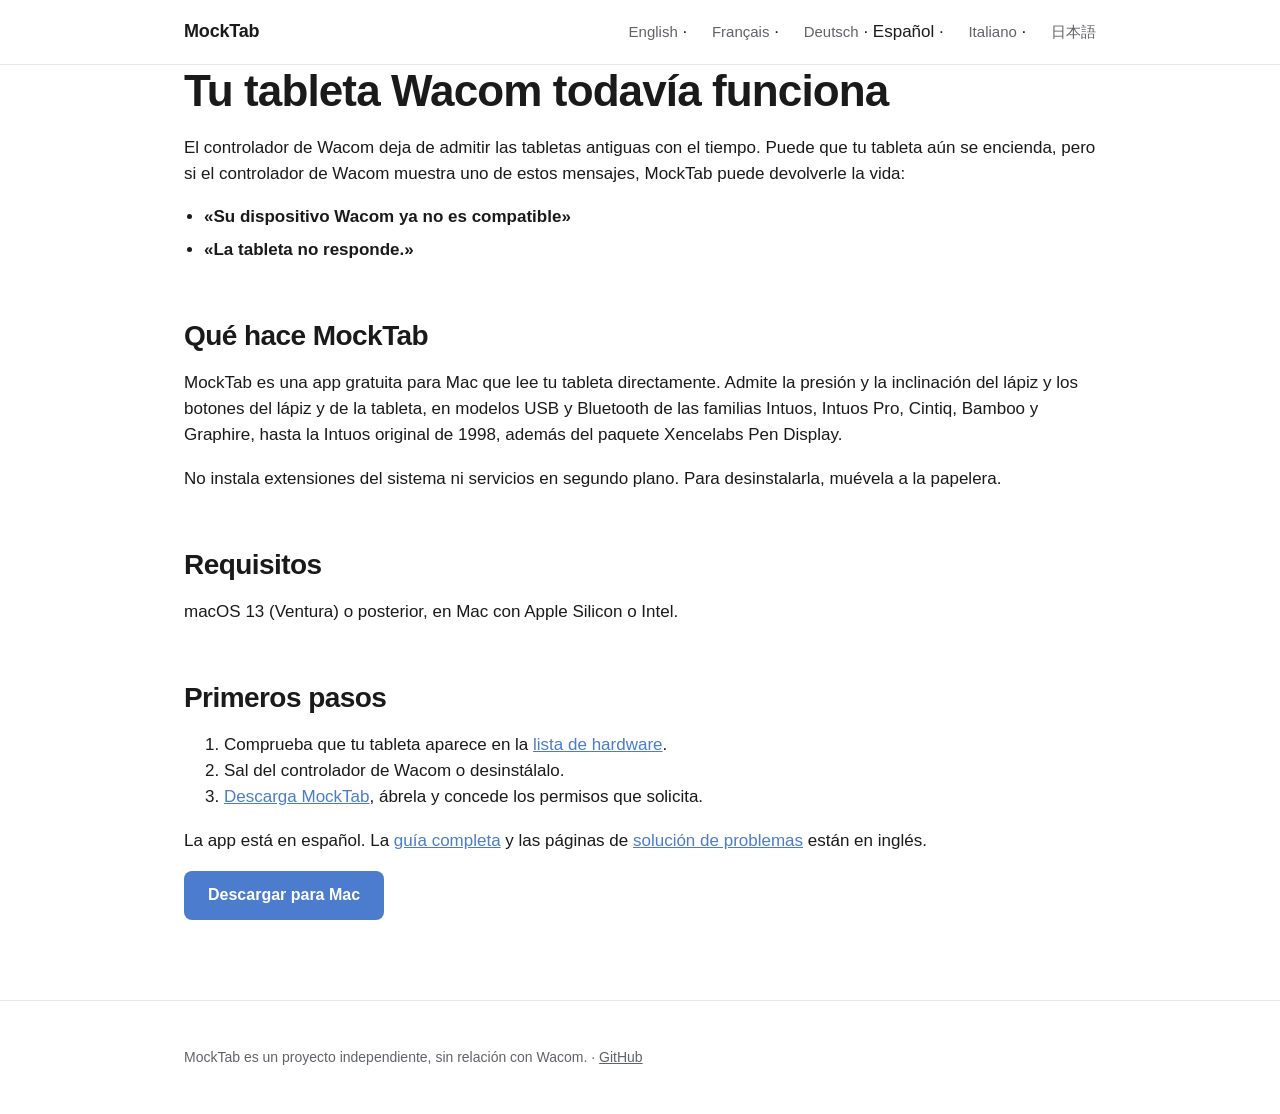
<file: es/index.html>
<!doctype html>
<html lang="es">
    <head>
        <meta charset="utf-8" />
        <meta name="viewport" content="width=device-width, initial-scale=1" />
        <title>MockTab: controlador gratuito para Mac para tabletas Wacom antiguas</title>
        <meta name="description" content="MockTab es un controlador gratuito para Mac para las tabletas Wacom que el controlador de Wacom ya no admite." />
        <link rel="stylesheet" href="/css/style.css" />
        <link rel="canonical" href="https://mocktab.org/es/" />
        <link rel="alternate" hreflang="en" href="https://mocktab.org/" />
        <link rel="alternate" hreflang="x-default" href="https://mocktab.org/" />
        <link rel="alternate" hreflang="fr" href="https://mocktab.org/fr/" />
        <link rel="alternate" hreflang="de" href="https://mocktab.org/de/" />
        <link rel="alternate" hreflang="es" href="https://mocktab.org/es/" />
        <link rel="alternate" hreflang="it" href="https://mocktab.org/it/" />
        <link rel="alternate" hreflang="ja" href="https://mocktab.org/ja/" />
        <meta property="og:title" content="MockTab: controlador gratuito para Mac para tabletas Wacom antiguas" />
        <meta property="og:description" content="MockTab es un controlador gratuito para Mac para las tabletas Wacom que el controlador de Wacom ya no admite." />
        <meta property="og:type" content="website" />
        <meta property="og:url" content="https://mocktab.org/es/" />
        <link rel="icon" type="image/svg+xml" href="/images/favicon/favicon-light.svg" media="(prefers-color-scheme: light)" />
        <link rel="icon" type="image/svg+xml" href="/images/favicon/favicon-dark.svg" media="(prefers-color-scheme: dark)" />
        <link rel="mask-icon" href="/images/favicon/safari-pinned-tab.svg" color="#00696f" />
        <script type="application/ld+json">
{
    "@context": "https://schema.org",
    "@type": "FAQPage",
    "inLanguage": "es",
    "mainEntity": [
        {
            "@type": "Question",
            "name": "¿Qué es MockTab?",
            "acceptedAnswer": {
                "@type": "Answer",
                "text": "Un controlador gratuito para Mac para las tabletas Wacom que el controlador de Wacom ya no admite."
            }
        },
        {
            "@type": "Question",
            "name": "¿Qué tabletas admite MockTab?",
            "acceptedAnswer": {
                "@type": "Answer",
                "text": "Modelos USB y Bluetooth de las familias Intuos, Intuos Pro, Cintiq, Bamboo y Graphire, hasta la Intuos original de 1998, además del paquete Xencelabs Pen Display."
            }
        },
        {
            "@type": "Question",
            "name": "¿Cuánto cuesta MockTab?",
            "acceptedAnswer": {
                "@type": "Answer",
                "text": "Nada. Es gratis y de código abierto."
            }
        }
    ]
}
        </script>
    </head>
    <body>
        <header class="site">
            <div class="wrap">
                <a href="/" class="brand">MockTab</a>
                <nav aria-label="Languages"><a href="/" hreflang="en" lang="en">English</a> &middot; <a href="/fr/" hreflang="fr" lang="fr">Français</a> &middot; <a href="/de/" hreflang="de" lang="de">Deutsch</a> &middot; <span aria-current="page">Español</span> &middot; <a href="/it/" hreflang="it" lang="it">Italiano</a> &middot; <a href="/ja/" hreflang="ja" lang="ja">日本語</a></nav>
            </div>
        </header>
        <main id="main" class="wrap">
            <h1>Tu tableta Wacom todavía funciona</h1>
            <p>El controlador de Wacom deja de admitir las tabletas antiguas con el tiempo. Puede que tu tableta aún se encienda, pero si el controlador de Wacom muestra uno de estos mensajes, MockTab puede devolverle la vida:</p>
            <ul class="bullets">
                <li><strong>«Su dispositivo Wacom ya no es compatible»</strong></li>
                <li><strong>«La tableta no responde.»</strong></li>
            </ul>
            <h2>Qué hace MockTab</h2>
            <p>MockTab es una app gratuita para Mac que lee tu tableta directamente. Admite la presión y la inclinación del lápiz y los botones del lápiz y de la tableta, en modelos USB y Bluetooth de las familias Intuos, Intuos Pro, Cintiq, Bamboo y Graphire, hasta la Intuos original de 1998, además del paquete Xencelabs Pen Display.</p>
            <p>No instala extensiones del sistema ni servicios en segundo plano. Para desinstalarla, muévela a la papelera.</p>
            <h2>Requisitos</h2>
            <p>macOS 13 (Ventura) o posterior, en Mac con Apple Silicon o Intel.</p>
            <h2>Primeros pasos</h2>
            <ol>
                <li>Comprueba que tu tableta aparece en la <a href="/hardware.html">lista de hardware</a>.</li>
                <li>Sal del controlador de Wacom o desinstálalo.</li>
                <li><a href="https://github.com/Cyzor/tablet-driver/releases">Descarga MockTab</a>, ábrela y concede los permisos que solicita.</li>
            </ol>
            <p>La app está en español. La <a href="/guide.html">guía completa</a> y las páginas de <a href="/troubleshooting.html">solución de problemas</a> están en inglés.</p>
            <p><a class="cta" href="https://github.com/Cyzor/tablet-driver/releases">Descargar para Mac</a></p>
        </main>
        <footer class="site">
            <div class="wrap">
                <p>MockTab es un proyecto independiente, sin relación con Wacom. &middot; <a href="https://github.com/Cyzor/tablet-driver">GitHub</a></p>
            </div>
        </footer>
    </body>
</html>
</file>
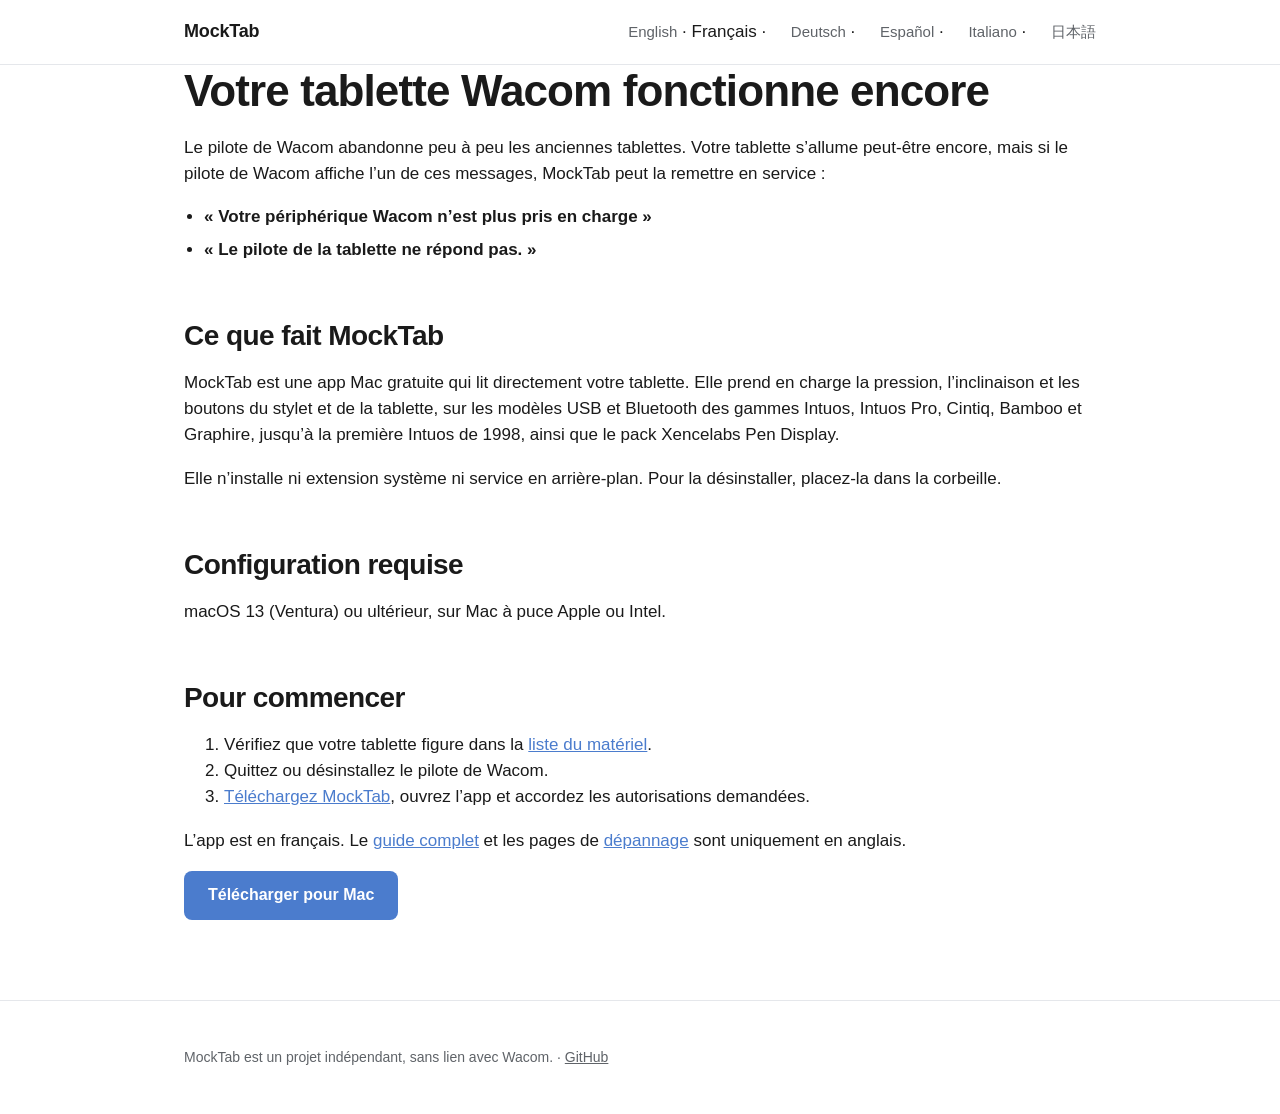
<file: fr/index.html>
<!doctype html>
<html lang="fr">
    <head>
        <meta charset="utf-8" />
        <meta name="viewport" content="width=device-width, initial-scale=1" />
        <title>MockTab : un pilote Mac gratuit pour les anciennes tablettes Wacom</title>
        <meta name="description" content="MockTab est un pilote Mac gratuit pour les tablettes Wacom que le pilote de Wacom ne prend plus en charge." />
        <link rel="stylesheet" href="/css/style.css" />
        <link rel="canonical" href="https://mocktab.org/fr/" />
        <link rel="alternate" hreflang="en" href="https://mocktab.org/" />
        <link rel="alternate" hreflang="x-default" href="https://mocktab.org/" />
        <link rel="alternate" hreflang="fr" href="https://mocktab.org/fr/" />
        <link rel="alternate" hreflang="de" href="https://mocktab.org/de/" />
        <link rel="alternate" hreflang="es" href="https://mocktab.org/es/" />
        <link rel="alternate" hreflang="it" href="https://mocktab.org/it/" />
        <link rel="alternate" hreflang="ja" href="https://mocktab.org/ja/" />
        <meta property="og:title" content="MockTab : un pilote Mac gratuit pour les anciennes tablettes Wacom" />
        <meta property="og:description" content="MockTab est un pilote Mac gratuit pour les tablettes Wacom que le pilote de Wacom ne prend plus en charge." />
        <meta property="og:type" content="website" />
        <meta property="og:url" content="https://mocktab.org/fr/" />
        <link rel="icon" type="image/svg+xml" href="/images/favicon/favicon-light.svg" media="(prefers-color-scheme: light)" />
        <link rel="icon" type="image/svg+xml" href="/images/favicon/favicon-dark.svg" media="(prefers-color-scheme: dark)" />
        <link rel="mask-icon" href="/images/favicon/safari-pinned-tab.svg" color="#00696f" />
        <script type="application/ld+json">
{
    "@context": "https://schema.org",
    "@type": "FAQPage",
    "inLanguage": "fr",
    "mainEntity": [
        {
            "@type": "Question",
            "name": "Qu’est-ce que MockTab ?",
            "acceptedAnswer": {
                "@type": "Answer",
                "text": "Un pilote Mac gratuit pour les tablettes Wacom que le pilote de Wacom ne prend plus en charge."
            }
        },
        {
            "@type": "Question",
            "name": "Quelles tablettes sont prises en charge ?",
            "acceptedAnswer": {
                "@type": "Answer",
                "text": "Les modèles USB et Bluetooth des gammes Intuos, Intuos Pro, Cintiq, Bamboo et Graphire, jusqu’à la première Intuos de 1998, ainsi que le pack Xencelabs Pen Display."
            }
        },
        {
            "@type": "Question",
            "name": "Combien coûte MockTab ?",
            "acceptedAnswer": {
                "@type": "Answer",
                "text": "Rien. L’app est gratuite et son code source est public."
            }
        }
    ]
}
        </script>
    </head>
    <body>
        <header class="site">
            <div class="wrap">
                <a href="/" class="brand">MockTab</a>
                <nav aria-label="Languages"><a href="/" hreflang="en" lang="en">English</a> &middot; <span aria-current="page">Français</span> &middot; <a href="/de/" hreflang="de" lang="de">Deutsch</a> &middot; <a href="/es/" hreflang="es" lang="es">Español</a> &middot; <a href="/it/" hreflang="it" lang="it">Italiano</a> &middot; <a href="/ja/" hreflang="ja" lang="ja">日本語</a></nav>
            </div>
        </header>
        <main id="main" class="wrap">
            <h1>Votre tablette Wacom fonctionne encore</h1>
            <p>Le pilote de Wacom abandonne peu à peu les anciennes tablettes. Votre tablette s’allume peut-être encore, mais si le pilote de Wacom affiche l’un de ces messages, MockTab peut la remettre en service :</p>
            <ul class="bullets">
                <li><strong>« Votre périphérique Wacom n’est plus pris en charge »</strong></li>
                <li><strong>« Le pilote de la tablette ne répond pas. »</strong></li>
            </ul>
            <h2>Ce que fait MockTab</h2>
            <p>MockTab est une app Mac gratuite qui lit directement votre tablette. Elle prend en charge la pression, l’inclinaison et les boutons du stylet et de la tablette, sur les modèles USB et Bluetooth des gammes Intuos, Intuos Pro, Cintiq, Bamboo et Graphire, jusqu’à la première Intuos de 1998, ainsi que le pack Xencelabs Pen Display.</p>
            <p>Elle n’installe ni extension système ni service en arrière-plan. Pour la désinstaller, placez-la dans la corbeille.</p>
            <h2>Configuration requise</h2>
            <p>macOS 13 (Ventura) ou ultérieur, sur Mac à puce Apple ou Intel.</p>
            <h2>Pour commencer</h2>
            <ol>
                <li>Vérifiez que votre tablette figure dans la <a href="/hardware.html">liste du matériel</a>.</li>
                <li>Quittez ou désinstallez le pilote de Wacom.</li>
                <li><a href="https://github.com/Cyzor/tablet-driver/releases">Téléchargez MockTab</a>, ouvrez l’app et accordez les autorisations demandées.</li>
            </ol>
            <p>L’app est en français. Le <a href="/guide.html">guide complet</a> et les pages de <a href="/troubleshooting.html">dépannage</a> sont uniquement en anglais.</p>
            <p><a class="cta" href="https://github.com/Cyzor/tablet-driver/releases">Télécharger pour Mac</a></p>
        </main>
        <footer class="site">
            <div class="wrap">
                <p>MockTab est un projet indépendant, sans lien avec Wacom. &middot; <a href="https://github.com/Cyzor/tablet-driver">GitHub</a></p>
            </div>
        </footer>
    </body>
</html>
</file>
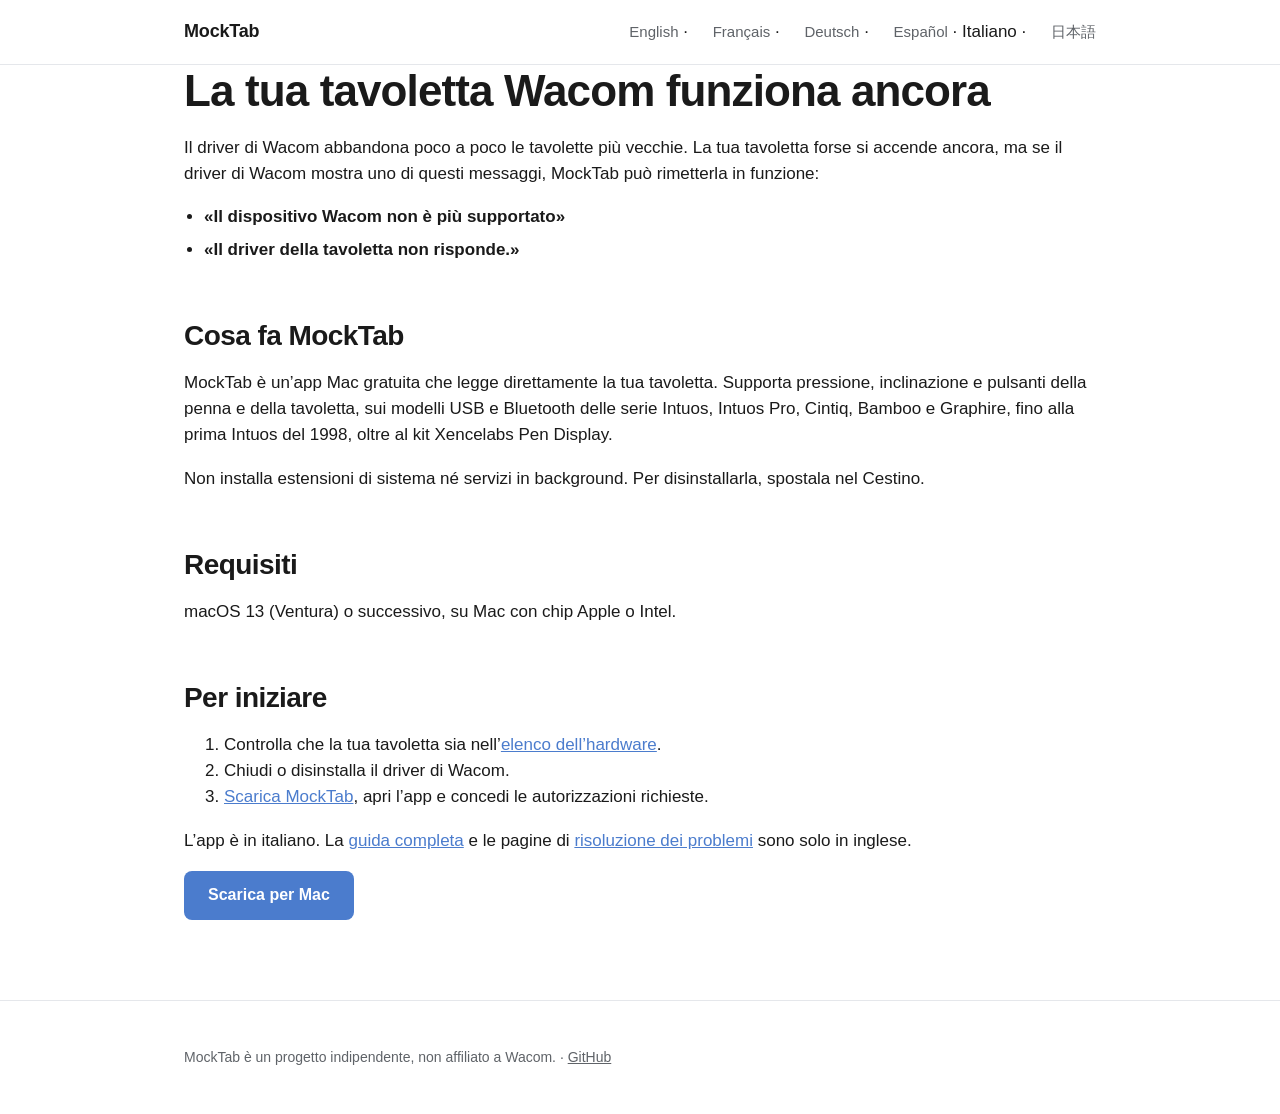
<file: it/index.html>
<!doctype html>
<html lang="it">
    <head>
        <meta charset="utf-8" />
        <meta name="viewport" content="width=device-width, initial-scale=1" />
        <title>MockTab: un driver Mac gratuito per le vecchie tavolette Wacom</title>
        <meta name="description" content="MockTab è un driver Mac gratuito per le tavolette Wacom che il driver di Wacom non supporta più." />
        <link rel="stylesheet" href="/css/style.css" />
        <link rel="canonical" href="https://mocktab.org/it/" />
        <link rel="alternate" hreflang="en" href="https://mocktab.org/" />
        <link rel="alternate" hreflang="x-default" href="https://mocktab.org/" />
        <link rel="alternate" hreflang="fr" href="https://mocktab.org/fr/" />
        <link rel="alternate" hreflang="de" href="https://mocktab.org/de/" />
        <link rel="alternate" hreflang="es" href="https://mocktab.org/es/" />
        <link rel="alternate" hreflang="it" href="https://mocktab.org/it/" />
        <link rel="alternate" hreflang="ja" href="https://mocktab.org/ja/" />
        <meta property="og:title" content="MockTab: un driver Mac gratuito per le vecchie tavolette Wacom" />
        <meta property="og:description" content="MockTab è un driver Mac gratuito per le tavolette Wacom che il driver di Wacom non supporta più." />
        <meta property="og:type" content="website" />
        <meta property="og:url" content="https://mocktab.org/it/" />
        <link rel="icon" type="image/svg+xml" href="/images/favicon/favicon-light.svg" media="(prefers-color-scheme: light)" />
        <link rel="icon" type="image/svg+xml" href="/images/favicon/favicon-dark.svg" media="(prefers-color-scheme: dark)" />
        <link rel="mask-icon" href="/images/favicon/safari-pinned-tab.svg" color="#00696f" />
        <script type="application/ld+json">
{
    "@context": "https://schema.org",
    "@type": "FAQPage",
    "inLanguage": "it",
    "mainEntity": [
        {
            "@type": "Question",
            "name": "Cos’è MockTab?",
            "acceptedAnswer": {
                "@type": "Answer",
                "text": "Un driver Mac gratuito per le tavolette Wacom che il driver di Wacom non supporta più."
            }
        },
        {
            "@type": "Question",
            "name": "Quali tavolette supporta MockTab?",
            "acceptedAnswer": {
                "@type": "Answer",
                "text": "I modelli USB e Bluetooth delle serie Intuos, Intuos Pro, Cintiq, Bamboo e Graphire, fino alla prima Intuos del 1998, oltre al kit Xencelabs Pen Display."
            }
        },
        {
            "@type": "Question",
            "name": "Quanto costa MockTab?",
            "acceptedAnswer": {
                "@type": "Answer",
                "text": "Niente. L’app è gratuita e il suo codice sorgente è pubblico."
            }
        }
    ]
}
        </script>
    </head>
    <body>
        <header class="site">
            <div class="wrap">
                <a href="/" class="brand">MockTab</a>
                <nav aria-label="Languages"><a href="/" hreflang="en" lang="en">English</a> &middot; <a href="/fr/" hreflang="fr" lang="fr">Français</a> &middot; <a href="/de/" hreflang="de" lang="de">Deutsch</a> &middot; <a href="/es/" hreflang="es" lang="es">Español</a> &middot; <span aria-current="page">Italiano</span> &middot; <a href="/ja/" hreflang="ja" lang="ja">日本語</a></nav>
            </div>
        </header>
        <main id="main" class="wrap">
            <h1>La tua tavoletta Wacom funziona ancora</h1>
            <p>Il driver di Wacom abbandona poco a poco le tavolette più vecchie. La tua tavoletta forse si accende ancora, ma se il driver di Wacom mostra uno di questi messaggi, MockTab può rimetterla in funzione:</p>
            <ul class="bullets">
                <li><strong>«Il dispositivo Wacom non è più supportato»</strong></li>
                <li><strong>«Il driver della tavoletta non risponde.»</strong></li>
            </ul>
            <h2>Cosa fa MockTab</h2>
            <p>MockTab è un’app Mac gratuita che legge direttamente la tua tavoletta. Supporta pressione, inclinazione e pulsanti della penna e della tavoletta, sui modelli USB e Bluetooth delle serie Intuos, Intuos Pro, Cintiq, Bamboo e Graphire, fino alla prima Intuos del 1998, oltre al kit Xencelabs Pen Display.</p>
            <p>Non installa estensioni di sistema né servizi in background. Per disinstallarla, spostala nel Cestino.</p>
            <h2>Requisiti</h2>
            <p>macOS 13 (Ventura) o successivo, su Mac con chip Apple o Intel.</p>
            <h2>Per iniziare</h2>
            <ol>
                <li>Controlla che la tua tavoletta sia nell’<a href="/hardware.html">elenco dell’hardware</a>.</li>
                <li>Chiudi o disinstalla il driver di Wacom.</li>
                <li><a href="https://github.com/Cyzor/tablet-driver/releases">Scarica MockTab</a>, apri l’app e concedi le autorizzazioni richieste.</li>
            </ol>
            <p>L’app è in italiano. La <a href="/guide.html">guida completa</a> e le pagine di <a href="/troubleshooting.html">risoluzione dei problemi</a> sono solo in inglese.</p>
            <p><a class="cta" href="https://github.com/Cyzor/tablet-driver/releases">Scarica per Mac</a></p>
        </main>
        <footer class="site">
            <div class="wrap">
                <p>MockTab è un progetto indipendente, non affiliato a Wacom. &middot; <a href="https://github.com/Cyzor/tablet-driver">GitHub</a></p>
            </div>
        </footer>
    </body>
</html>
</file>
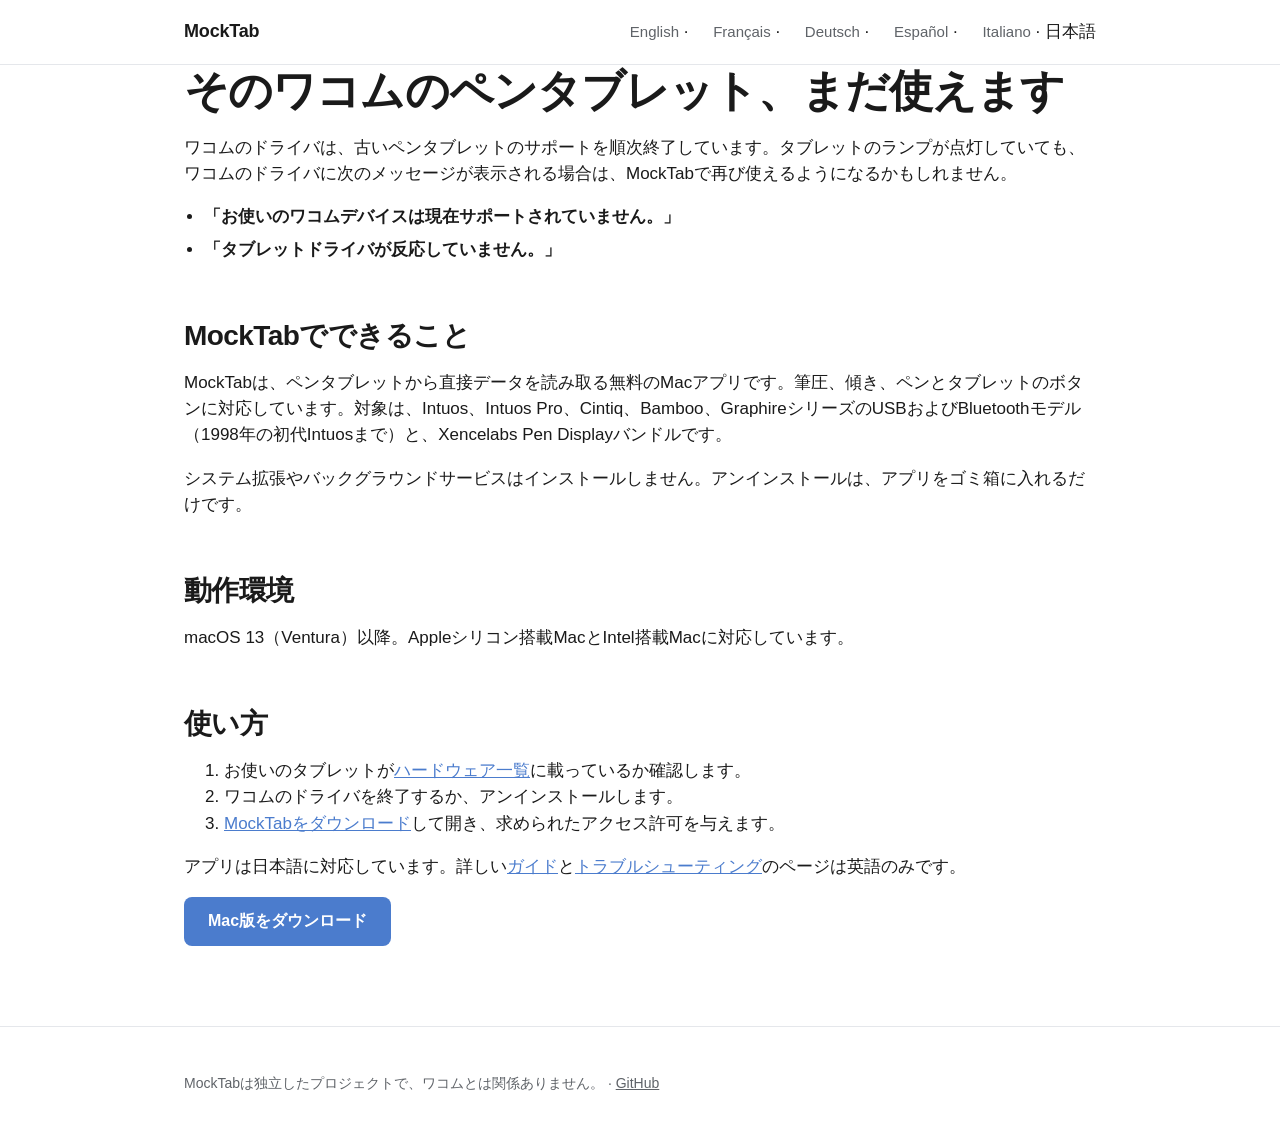
<file: ja/index.html>
<!doctype html>
<html lang="ja">
    <head>
        <meta charset="utf-8" />
        <meta name="viewport" content="width=device-width, initial-scale=1" />
        <title>MockTab：古いワコムのペンタブレット向けの無料Macドライバ</title>
        <meta name="description" content="MockTabは、ワコムのドライバでサポートが終了したワコムのペンタブレット向けの無料Macドライバです。" />
        <link rel="stylesheet" href="/css/style.css" />
        <link rel="canonical" href="https://mocktab.org/ja/" />
        <link rel="alternate" hreflang="en" href="https://mocktab.org/" />
        <link rel="alternate" hreflang="x-default" href="https://mocktab.org/" />
        <link rel="alternate" hreflang="fr" href="https://mocktab.org/fr/" />
        <link rel="alternate" hreflang="de" href="https://mocktab.org/de/" />
        <link rel="alternate" hreflang="es" href="https://mocktab.org/es/" />
        <link rel="alternate" hreflang="it" href="https://mocktab.org/it/" />
        <link rel="alternate" hreflang="ja" href="https://mocktab.org/ja/" />
        <meta property="og:title" content="MockTab：古いワコムのペンタブレット向けの無料Macドライバ" />
        <meta property="og:description" content="MockTabは、ワコムのドライバでサポートが終了したワコムのペンタブレット向けの無料Macドライバです。" />
        <meta property="og:type" content="website" />
        <meta property="og:url" content="https://mocktab.org/ja/" />
        <link rel="icon" type="image/svg+xml" href="/images/favicon/favicon-light.svg" media="(prefers-color-scheme: light)" />
        <link rel="icon" type="image/svg+xml" href="/images/favicon/favicon-dark.svg" media="(prefers-color-scheme: dark)" />
        <link rel="mask-icon" href="/images/favicon/safari-pinned-tab.svg" color="#00696f" />
        <script type="application/ld+json">
{
    "@context": "https://schema.org",
    "@type": "FAQPage",
    "inLanguage": "ja",
    "mainEntity": [
        {
            "@type": "Question",
            "name": "MockTabとは？",
            "acceptedAnswer": {
                "@type": "Answer",
                "text": "ワコムのドライバでサポートが終了したワコムのペンタブレット向けの無料Macドライバです。"
            }
        },
        {
            "@type": "Question",
            "name": "対応しているタブレットは？",
            "acceptedAnswer": {
                "@type": "Answer",
                "text": "Intuos、Intuos Pro、Cintiq、Bamboo、GraphireシリーズのUSBおよびBluetoothモデル（1998年の初代Intuosまで）と、Xencelabs Pen Displayバンドルです。"
            }
        },
        {
            "@type": "Question",
            "name": "料金は？",
            "acceptedAnswer": {
                "@type": "Answer",
                "text": "無料です。ソースコードも公開されています。"
            }
        }
    ]
}
        </script>
    </head>
    <body>
        <header class="site">
            <div class="wrap">
                <a href="/" class="brand">MockTab</a>
                <nav aria-label="Languages"><a href="/" hreflang="en" lang="en">English</a> &middot; <a href="/fr/" hreflang="fr" lang="fr">Français</a> &middot; <a href="/de/" hreflang="de" lang="de">Deutsch</a> &middot; <a href="/es/" hreflang="es" lang="es">Español</a> &middot; <a href="/it/" hreflang="it" lang="it">Italiano</a> &middot; <span aria-current="page">日本語</span></nav>
            </div>
        </header>
        <main id="main" class="wrap">
            <h1>そのワコムのペンタブレット、まだ使えます</h1>
            <p>ワコムのドライバは、古いペンタブレットのサポートを順次終了しています。タブレットのランプが点灯していても、ワコムのドライバに次のメッセージが表示される場合は、MockTabで再び使えるようになるかもしれません。</p>
            <ul class="bullets">
                <li><strong>「お使いのワコムデバイスは現在サポートされていません。」</strong></li>
                <li><strong>「タブレットドライバが反応していません。」</strong></li>
            </ul>
            <h2>MockTabでできること</h2>
            <p>MockTabは、ペンタブレットから直接データを読み取る無料のMacアプリです。筆圧、傾き、ペンとタブレットのボタンに対応しています。対象は、Intuos、Intuos Pro、Cintiq、Bamboo、GraphireシリーズのUSBおよびBluetoothモデル（1998年の初代Intuosまで）と、Xencelabs Pen Displayバンドルです。</p>
            <p>システム拡張やバックグラウンドサービスはインストールしません。アンインストールは、アプリをゴミ箱に入れるだけです。</p>
            <h2>動作環境</h2>
            <p>macOS 13（Ventura）以降。Appleシリコン搭載MacとIntel搭載Macに対応しています。</p>
            <h2>使い方</h2>
            <ol>
                <li>お使いのタブレットが<a href="/hardware.html">ハードウェア一覧</a>に載っているか確認します。</li>
                <li>ワコムのドライバを終了するか、アンインストールします。</li>
                <li><a href="https://github.com/Cyzor/tablet-driver/releases">MockTabをダウンロード</a>して開き、求められたアクセス許可を与えます。</li>
            </ol>
            <p>アプリは日本語に対応しています。詳しい<a href="/guide.html">ガイド</a>と<a href="/troubleshooting.html">トラブルシューティング</a>のページは英語のみです。</p>
            <p><a class="cta" href="https://github.com/Cyzor/tablet-driver/releases">Mac版をダウンロード</a></p>
        </main>
        <footer class="site">
            <div class="wrap">
                <p>MockTabは独立したプロジェクトで、ワコムとは関係ありません。 &middot; <a href="https://github.com/Cyzor/tablet-driver">GitHub</a></p>
            </div>
        </footer>
    </body>
</html>
</file>
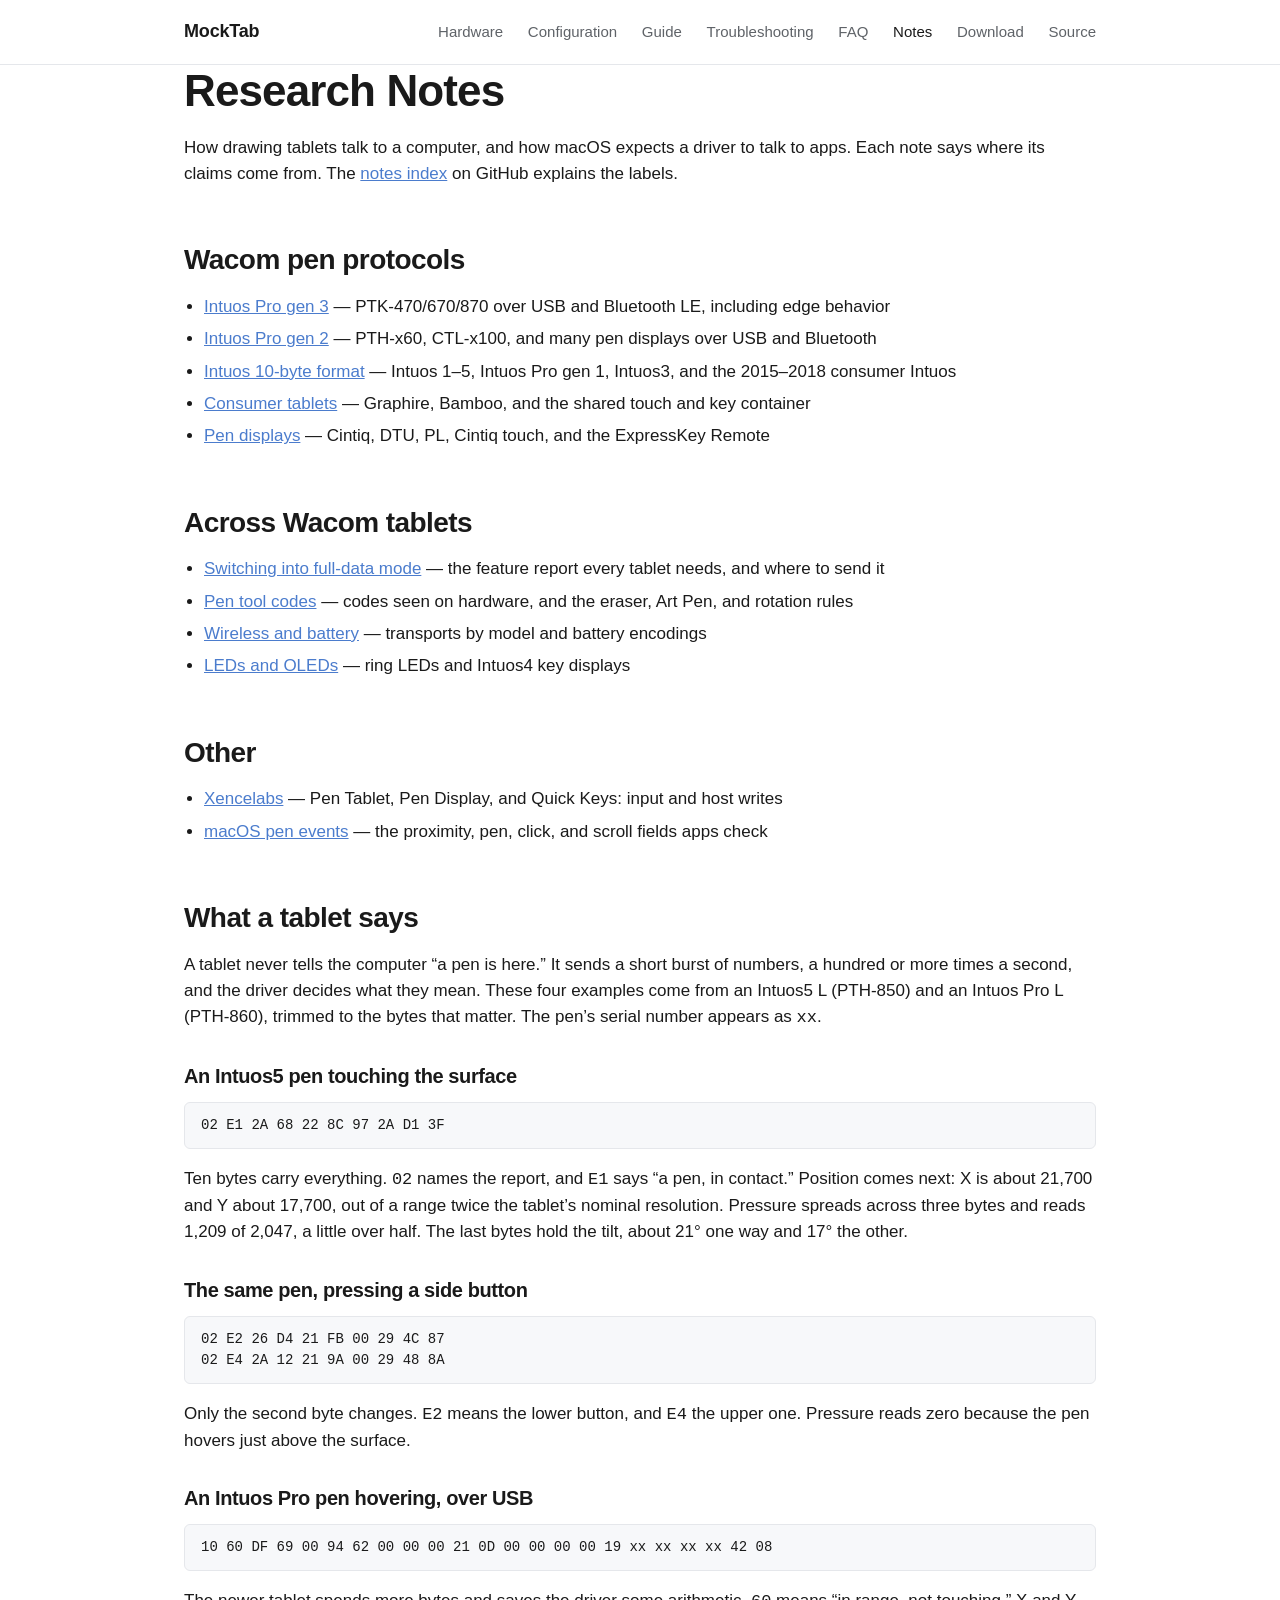
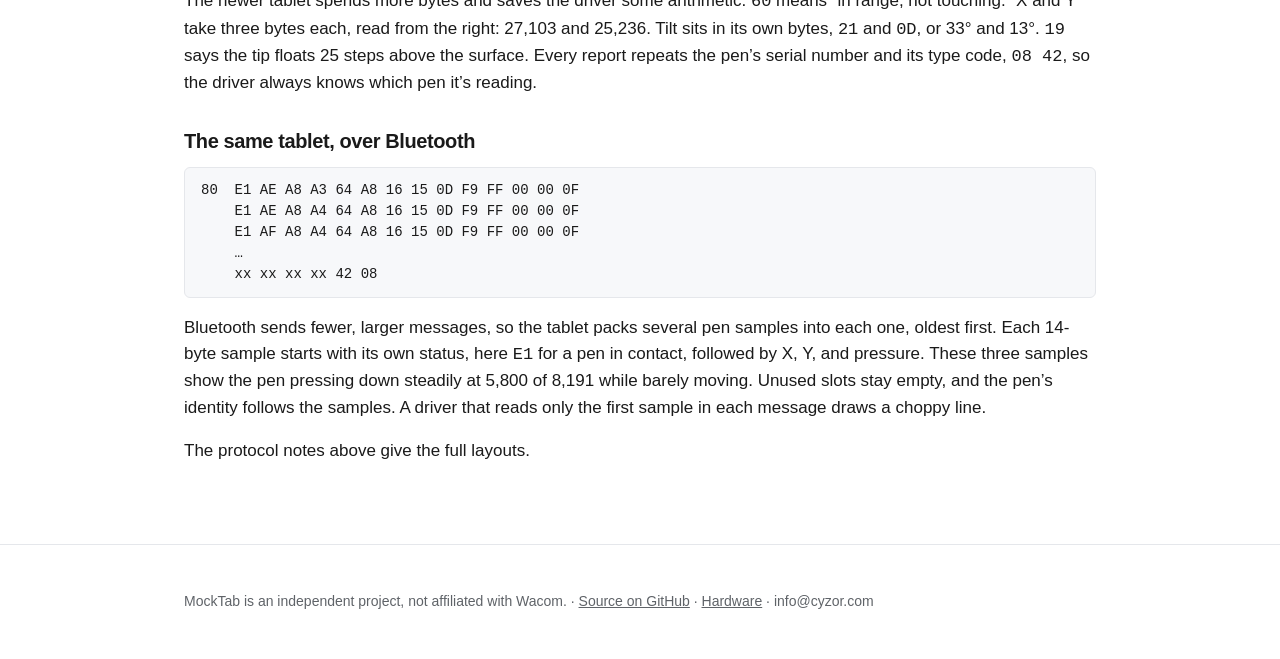
<file: notes/index.html>
<!doctype html>
<html lang="en">

<head>
  <meta charset="utf-8">
  <meta name="viewport" content="width=device-width, initial-scale=1">
  <title>Research Notes — MockTab</title>
  <meta name="description" content="Protocol research, HID decoding notes, and data capture logs gathered during MockTab development.">
  <link rel="stylesheet" href="../css/style.css">
  <link rel="canonical" href="https://mocktab.org/notes/">
<!-- Apple Touch Icons -->
  <link rel="apple-touch-icon" href="/apple-touch-icon.png">
  <link rel="apple-touch-icon" sizes="180x180" href="/images/favicon/apple-touch-icon-180x180.png">
  <link rel="apple-touch-icon" sizes="167x167" href="/images/favicon/apple-touch-icon-167x167.png">
  <link rel="apple-touch-icon" sizes="152x152" href="/images/favicon/apple-touch-icon-152x152.png">
  
  <!-- Safari Pinned Tab -->
  <link rel="mask-icon" href="/images/favicon/safari-pinned-tab.svg" color="#007AFF">  
</head>

<body>

  <a href="#main" class="skip-link">Skip to main content</a>

  <header class="site">
    <div class="wrap">
      <a href="/" class="brand">MockTab</a>
      <nav aria-label="Primary">
        <a href="/hardware.html">Hardware</a>
        <a href="/configuration.html">Configuration</a>
        <a href="/guide.html">Guide</a>
        <a href="/troubleshooting.html">Troubleshooting</a>
        <a href="/#faq">FAQ</a>
        <a href="/notes/" aria-current="page">Notes</a>
        <a href="https://github.com/Cyzor/tablet-driver/releases">Download</a>
        <a href="https://github.com/Cyzor/tablet-driver">Source</a>
      </nav>
    </div>
  </header>

  <main id="main">
    <section class="wrap">
      <h1>Research Notes</h1>
      <p>
        How drawing tablets talk to a computer, and how macOS expects a driver to talk to apps.
        Each note says where its claims come from. The <a href="https://github.com/Cyzor/tablet-driver/blob/main/Notes/README.md">notes index</a> on GitHub
        explains the labels.
      </p>

      <h2>Wacom pen protocols</h2>
      <ul class="bullets">
        <li><a href="https://github.com/Cyzor/tablet-driver/blob/main/Notes/Wacom-Intuos-Pro-Gen3-Protocol.md">Intuos Pro gen 3</a> — PTK-470/670/870 over USB and Bluetooth LE, including edge behavior</li>
        <li><a href="https://github.com/Cyzor/tablet-driver/blob/main/Notes/Wacom-Intuos-Pro-Gen2-Protocol.md">Intuos Pro gen 2</a> — PTH-x60, CTL-x100, and many pen displays over USB and Bluetooth</li>
        <li><a href="https://github.com/Cyzor/tablet-driver/blob/main/Notes/Wacom-Intuos-10-Byte-Protocol.md">Intuos 10-byte format</a> — Intuos 1–5, Intuos Pro gen 1, Intuos3, and the 2015–2018 consumer Intuos</li>
        <li><a href="https://github.com/Cyzor/tablet-driver/blob/main/Notes/Wacom-Consumer-Tablet-Protocols.md">Consumer tablets</a> — Graphire, Bamboo, and the shared touch and key container</li>
        <li><a href="https://github.com/Cyzor/tablet-driver/blob/main/Notes/Wacom-Pen-Display-Protocols.md">Pen displays</a> — Cintiq, DTU, PL, Cintiq touch, and the ExpressKey Remote</li>
      </ul>

      <h2>Across Wacom tablets</h2>
      <ul class="bullets">
        <li><a href="https://github.com/Cyzor/tablet-driver/blob/main/Notes/Wacom-Mode-Switching.md">Switching into full-data mode</a> — the feature report every tablet needs, and where to send it</li>
        <li><a href="https://github.com/Cyzor/tablet-driver/blob/main/Notes/Wacom-Pen-Tool-Codes.md">Pen tool codes</a> — codes seen on hardware, and the eraser, Art Pen, and rotation rules</li>
        <li><a href="https://github.com/Cyzor/tablet-driver/blob/main/Notes/Wacom-Wireless-and-Battery.md">Wireless and battery</a> — transports by model and battery encodings</li>
        <li><a href="https://github.com/Cyzor/tablet-driver/blob/main/Notes/Wacom-LED-and-OLED-Control.md">LEDs and OLEDs</a> — ring LEDs and Intuos4 key displays</li>
      </ul>

      <h2>Other</h2>
      <ul class="bullets">
        <li><a href="https://github.com/Cyzor/tablet-driver/blob/main/Notes/Xencelabs-Protocol.md">Xencelabs</a> — Pen Tablet, Pen Display, and Quick Keys: input and host writes</li>
        <li><a href="https://github.com/Cyzor/tablet-driver/blob/main/Notes/macOS-Pen-Events.md">macOS pen events</a> — the proximity, pen, click, and scroll fields apps check</li>
      </ul>

      <h2>What a tablet says</h2>
      <p>
        A tablet never tells the computer &ldquo;a pen is here.&rdquo; It sends a short burst of
        numbers, a hundred or more times a second, and the driver decides what they mean.
        These four examples come from an Intuos5 L (PTH-850) and an Intuos Pro L (PTH-860),
        trimmed to the bytes that matter. The pen&rsquo;s serial number appears as <code>xx</code>.
      </p>

      <h3>An Intuos5 pen touching the surface</h3>
      <pre class="frame">02 E1 2A 68 22 8C 97 2A D1 3F</pre>
      <p>
        Ten bytes carry everything. <code>02</code> names the report, and <code>E1</code> says
        &ldquo;a pen, in contact.&rdquo; Position comes next: X is about 21,700 and Y about
        17,700, out of a range twice the tablet&rsquo;s nominal resolution. Pressure spreads
        across three bytes and reads 1,209 of 2,047, a little over half. The last bytes hold
        the tilt, about 21&deg; one way and 17&deg; the other.
      </p>

      <h3>The same pen, pressing a side button</h3>
      <pre class="frame">02 E2 26 D4 21 FB 00 29 4C 87
02 E4 2A 12 21 9A 00 29 48 8A</pre>
      <p>
        Only the second byte changes. <code>E2</code> means the lower button, and
        <code>E4</code> the upper one. Pressure reads zero because the pen hovers just above
        the surface.
      </p>

      <h3>An Intuos Pro pen hovering, over USB</h3>
      <pre class="frame">10 60 DF 69 00 94 62 00 00 00 21 0D 00 00 00 00 19 xx xx xx xx 42 08</pre>
      <p>
        The newer tablet spends more bytes and saves the driver some arithmetic.
        <code>60</code> means &ldquo;in range, not touching.&rdquo; X and Y take three bytes
        each, read from the right: 27,103 and 25,236. Tilt sits in its own bytes,
        <code>21</code> and <code>0D</code>, or 33&deg; and 13&deg;. <code>19</code> says the
        tip floats 25 steps above the surface. Every report repeats the pen&rsquo;s serial
        number and its type code, <code>08 42</code>, so the driver always knows which
        pen it&rsquo;s reading.
      </p>

      <h3>The same tablet, over Bluetooth</h3>
      <pre class="frame">80  E1 AE A8 A3 64 A8 16 15 0D F9 FF 00 00 0F
    E1 AE A8 A4 64 A8 16 15 0D F9 FF 00 00 0F
    E1 AF A8 A4 64 A8 16 15 0D F9 FF 00 00 0F
    &hellip;
    xx xx xx xx 42 08</pre>
      <p>
        Bluetooth sends fewer, larger messages, so the tablet packs several pen samples into
        each one, oldest first. Each 14-byte sample starts with its own status, here
        <code>E1</code> for a pen in contact, followed by X, Y, and pressure. These three
        samples show the pen pressing down steadily at 5,800 of 8,191 while barely moving.
        Unused slots stay empty, and the pen&rsquo;s identity follows the
        samples. A driver that reads only the first sample in each message draws a choppy line.
      </p>

      <p>
        The protocol notes above give the full layouts.
      </p>
    </section>
  </main>

  <footer class="site">
    <div class="wrap">
      <p>
        MockTab is an independent project, not affiliated with Wacom.
        &middot; <a href="https://github.com/Cyzor/tablet-driver">Source on GitHub</a>
        &middot; <a href="/hardware.html">Hardware</a>
        &middot; <span style="unicode-bidi:bidi-override;direction:rtl">moc.rozyc@ofni</span>
      </p>
    </div>
  </footer>

</body>

</html>
</file>
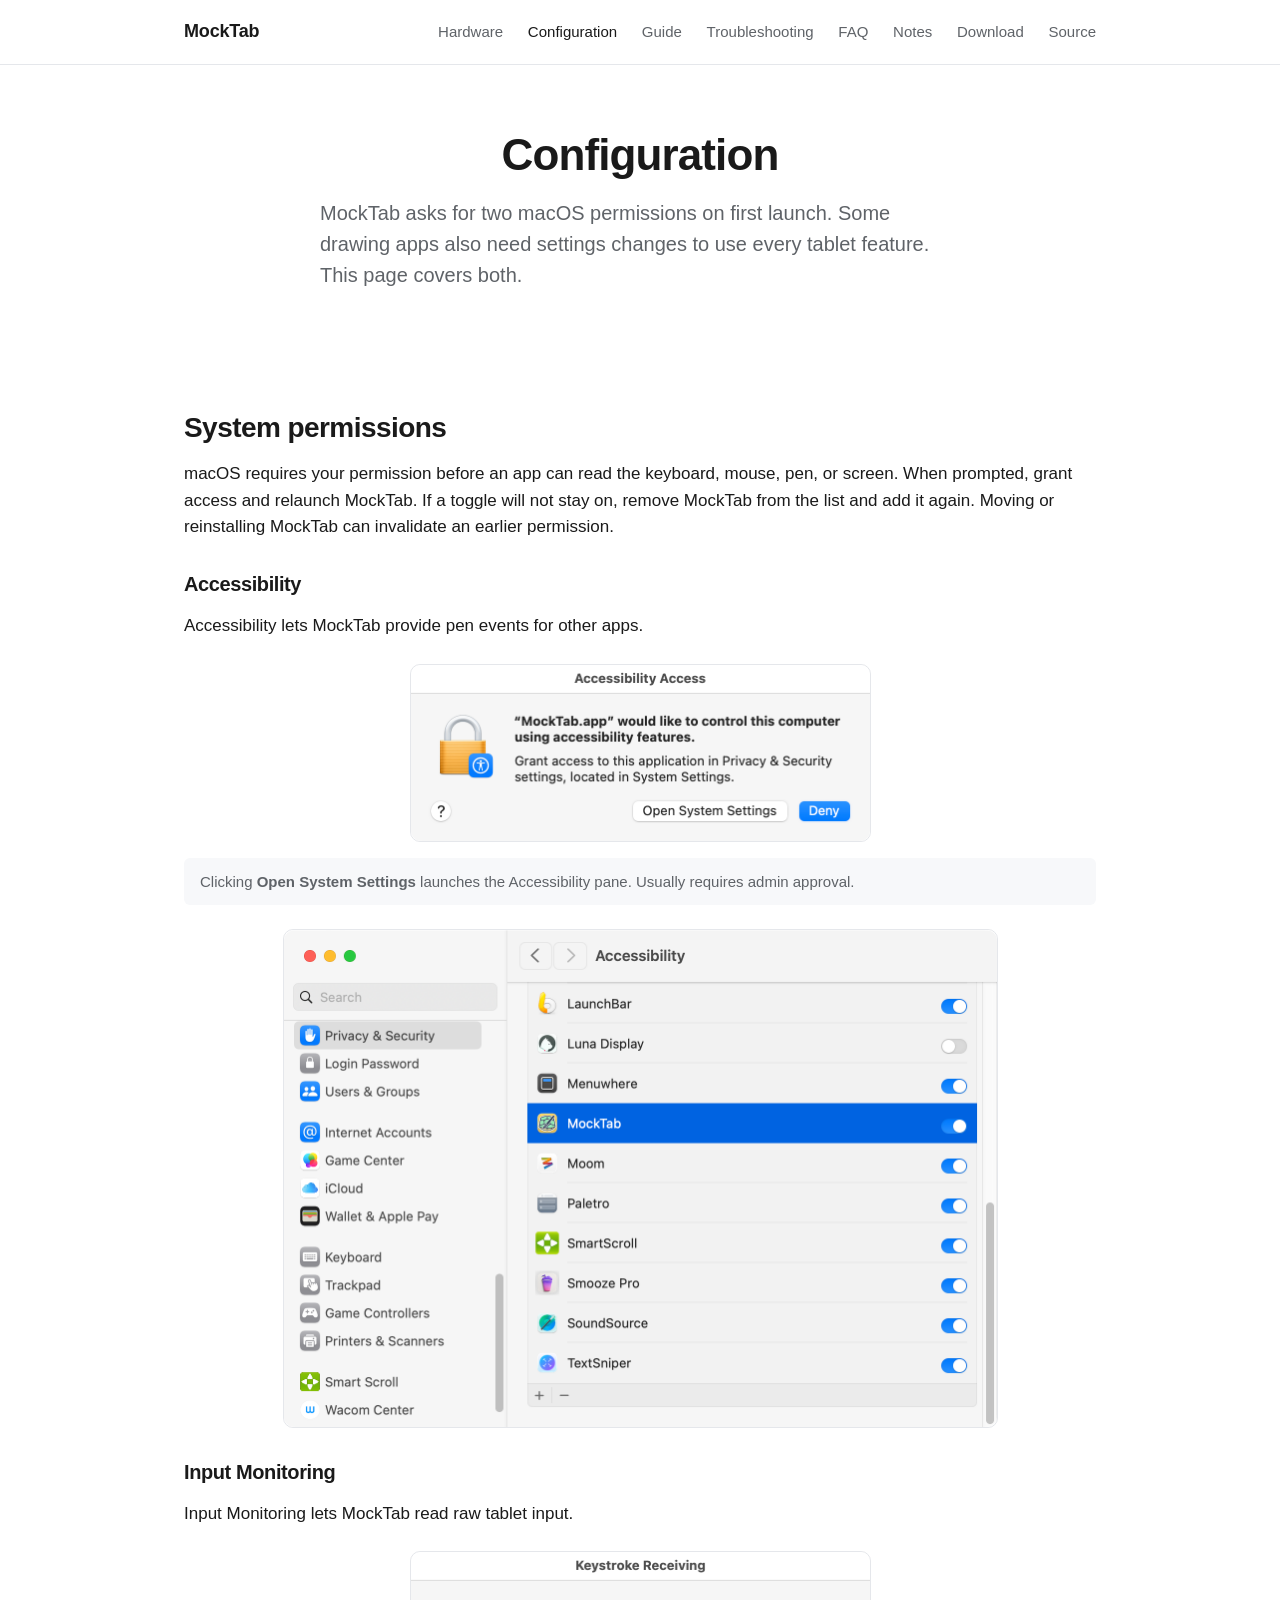
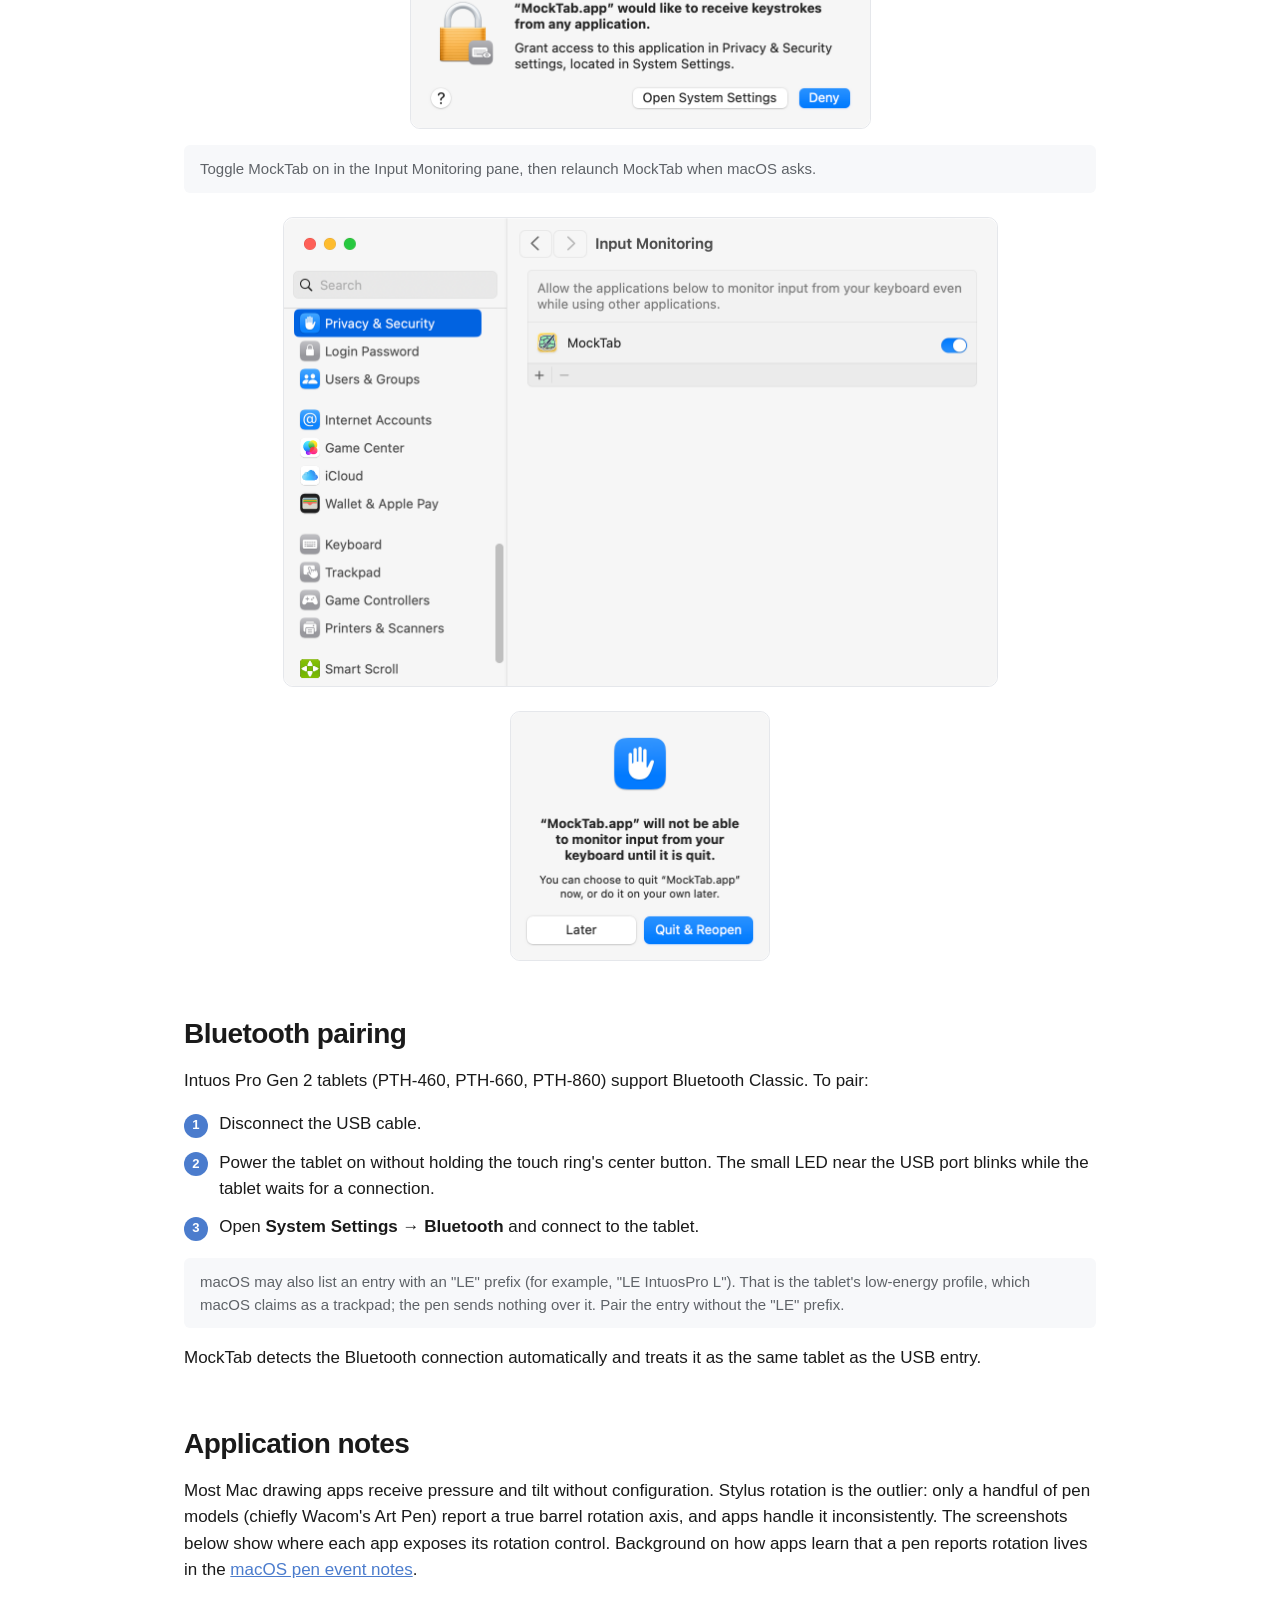
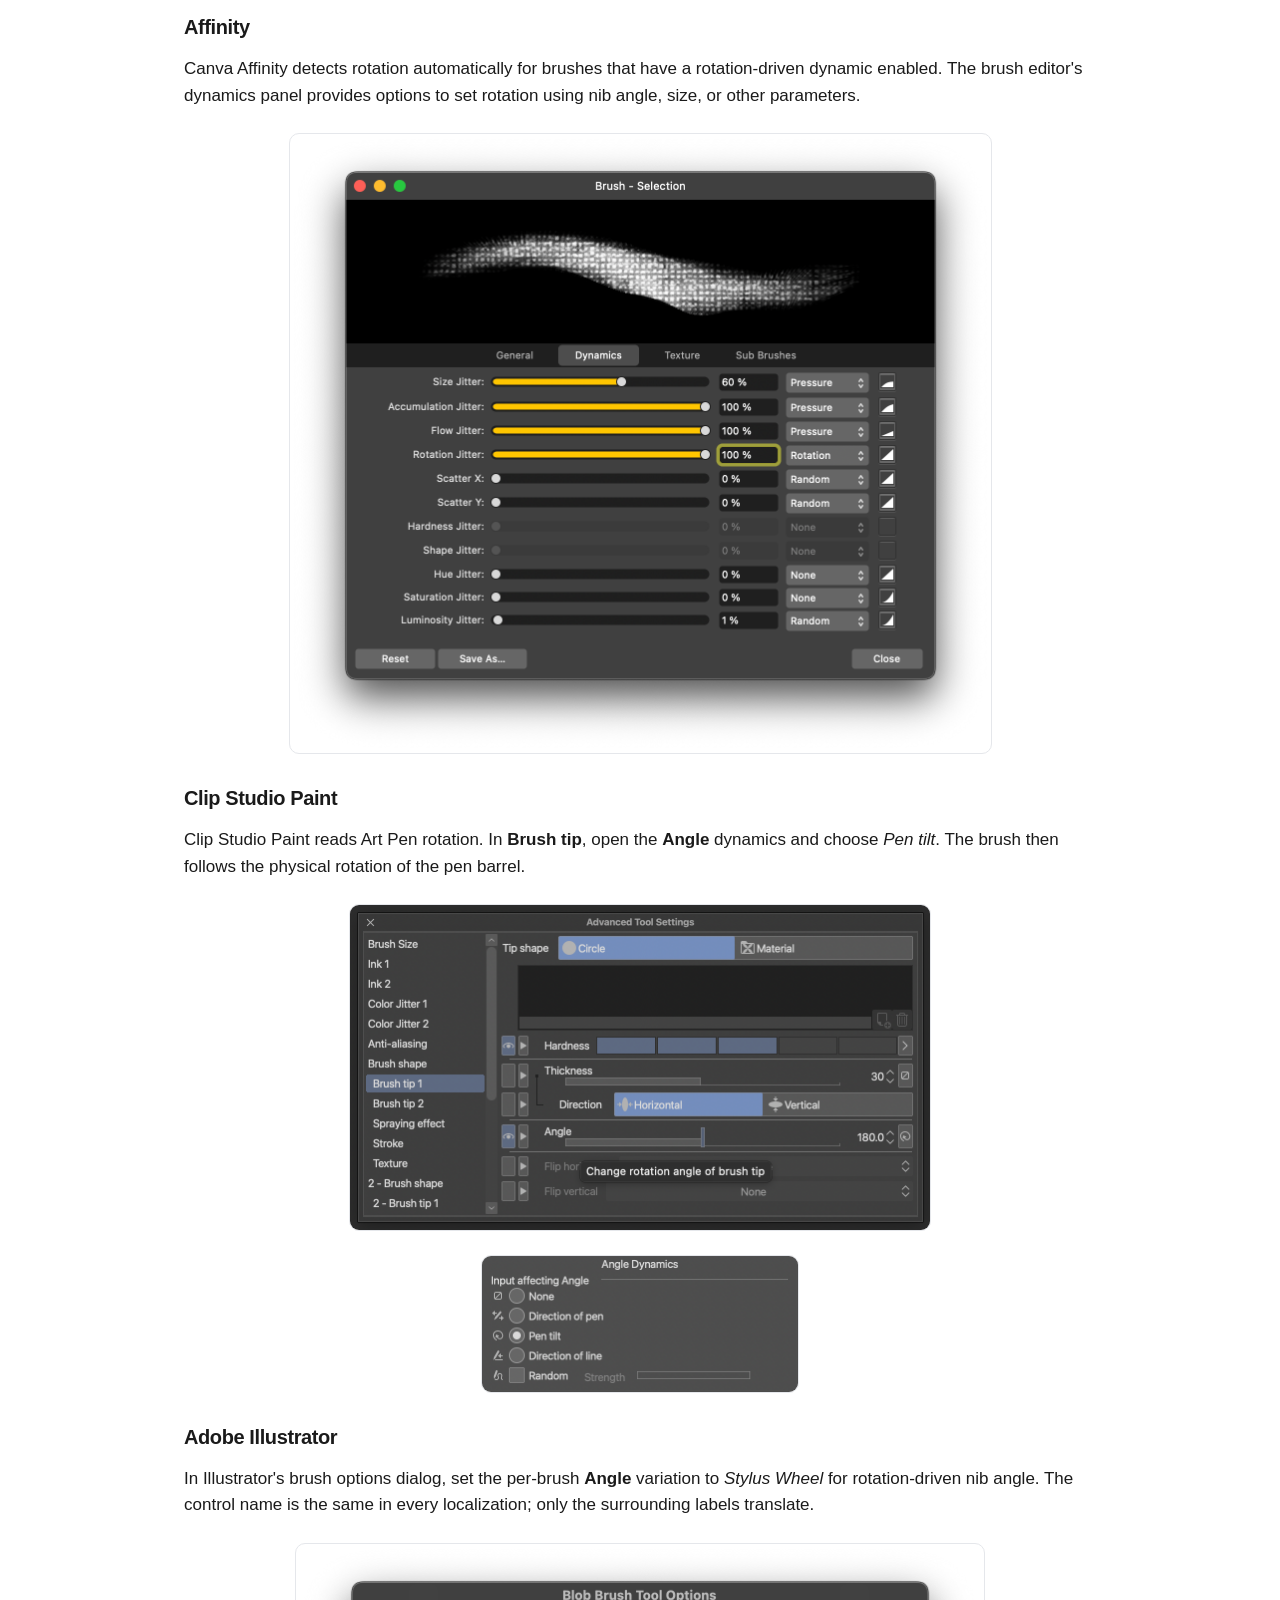
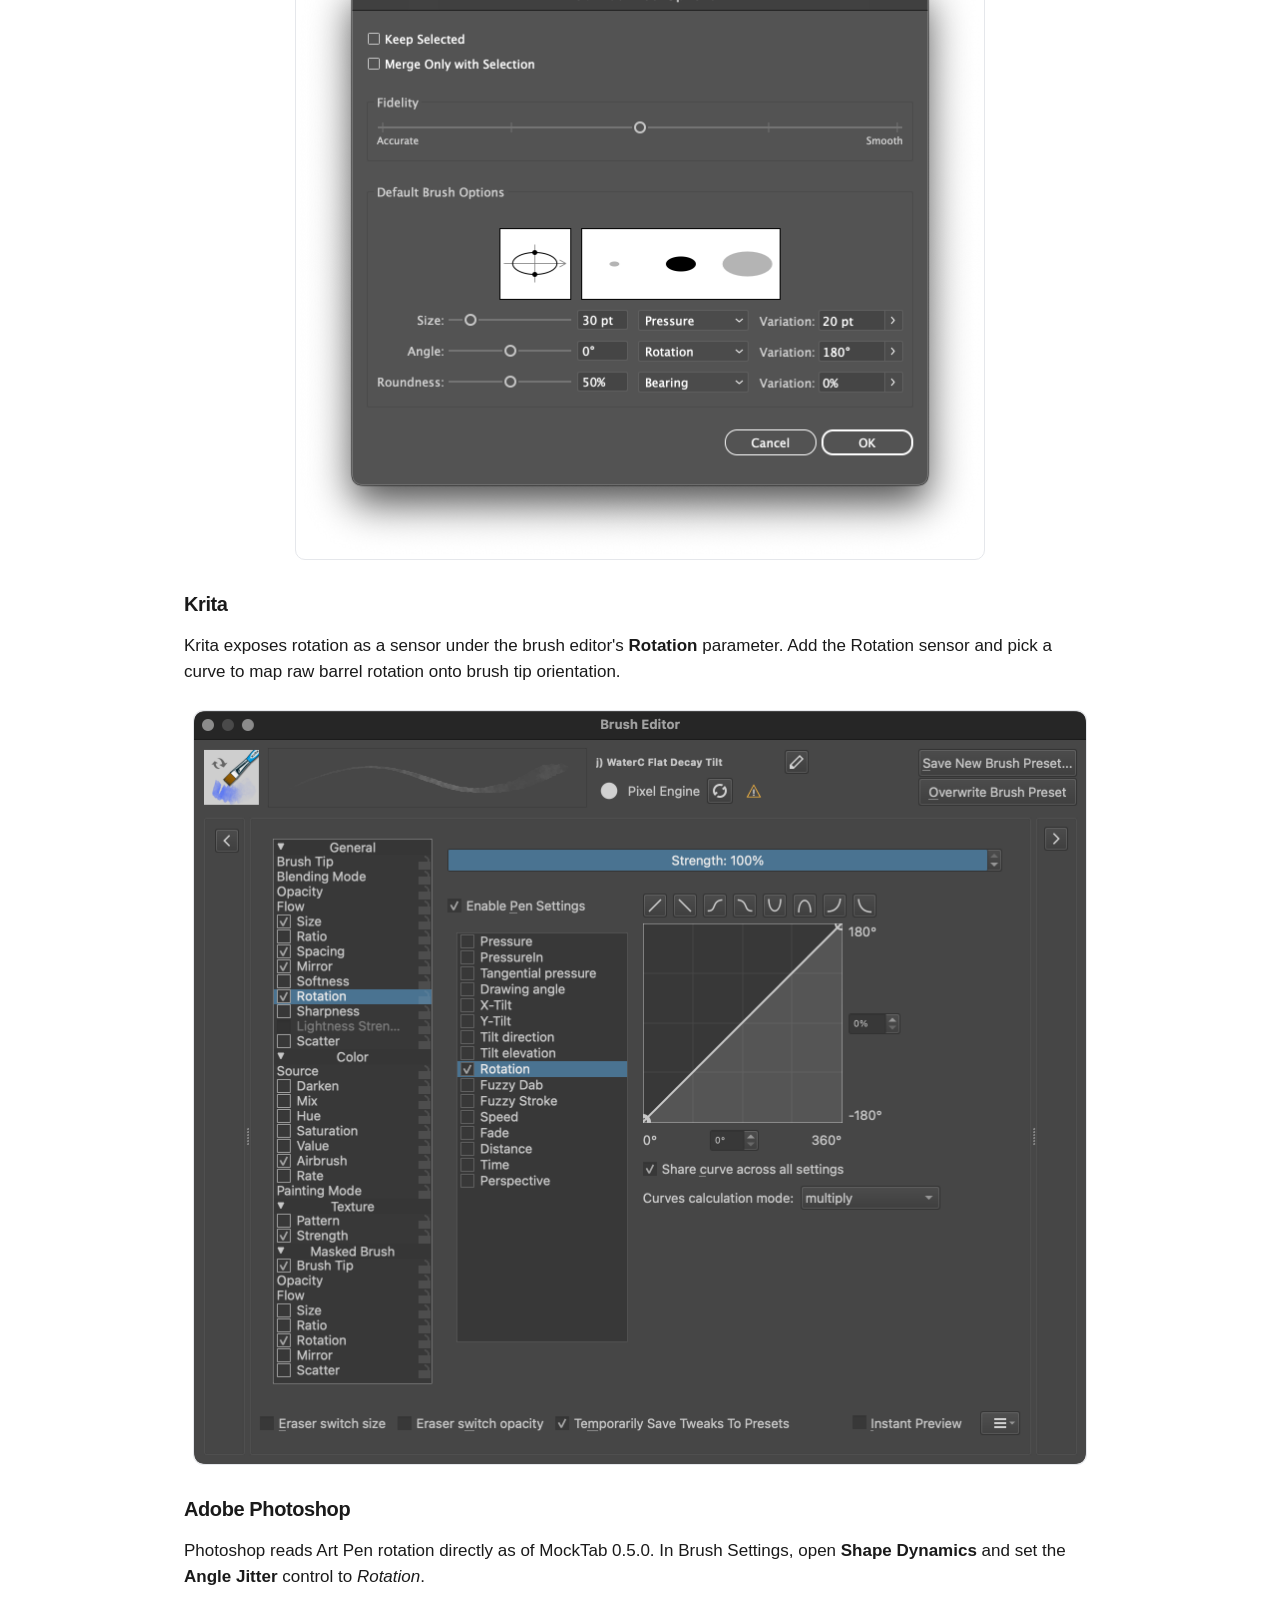
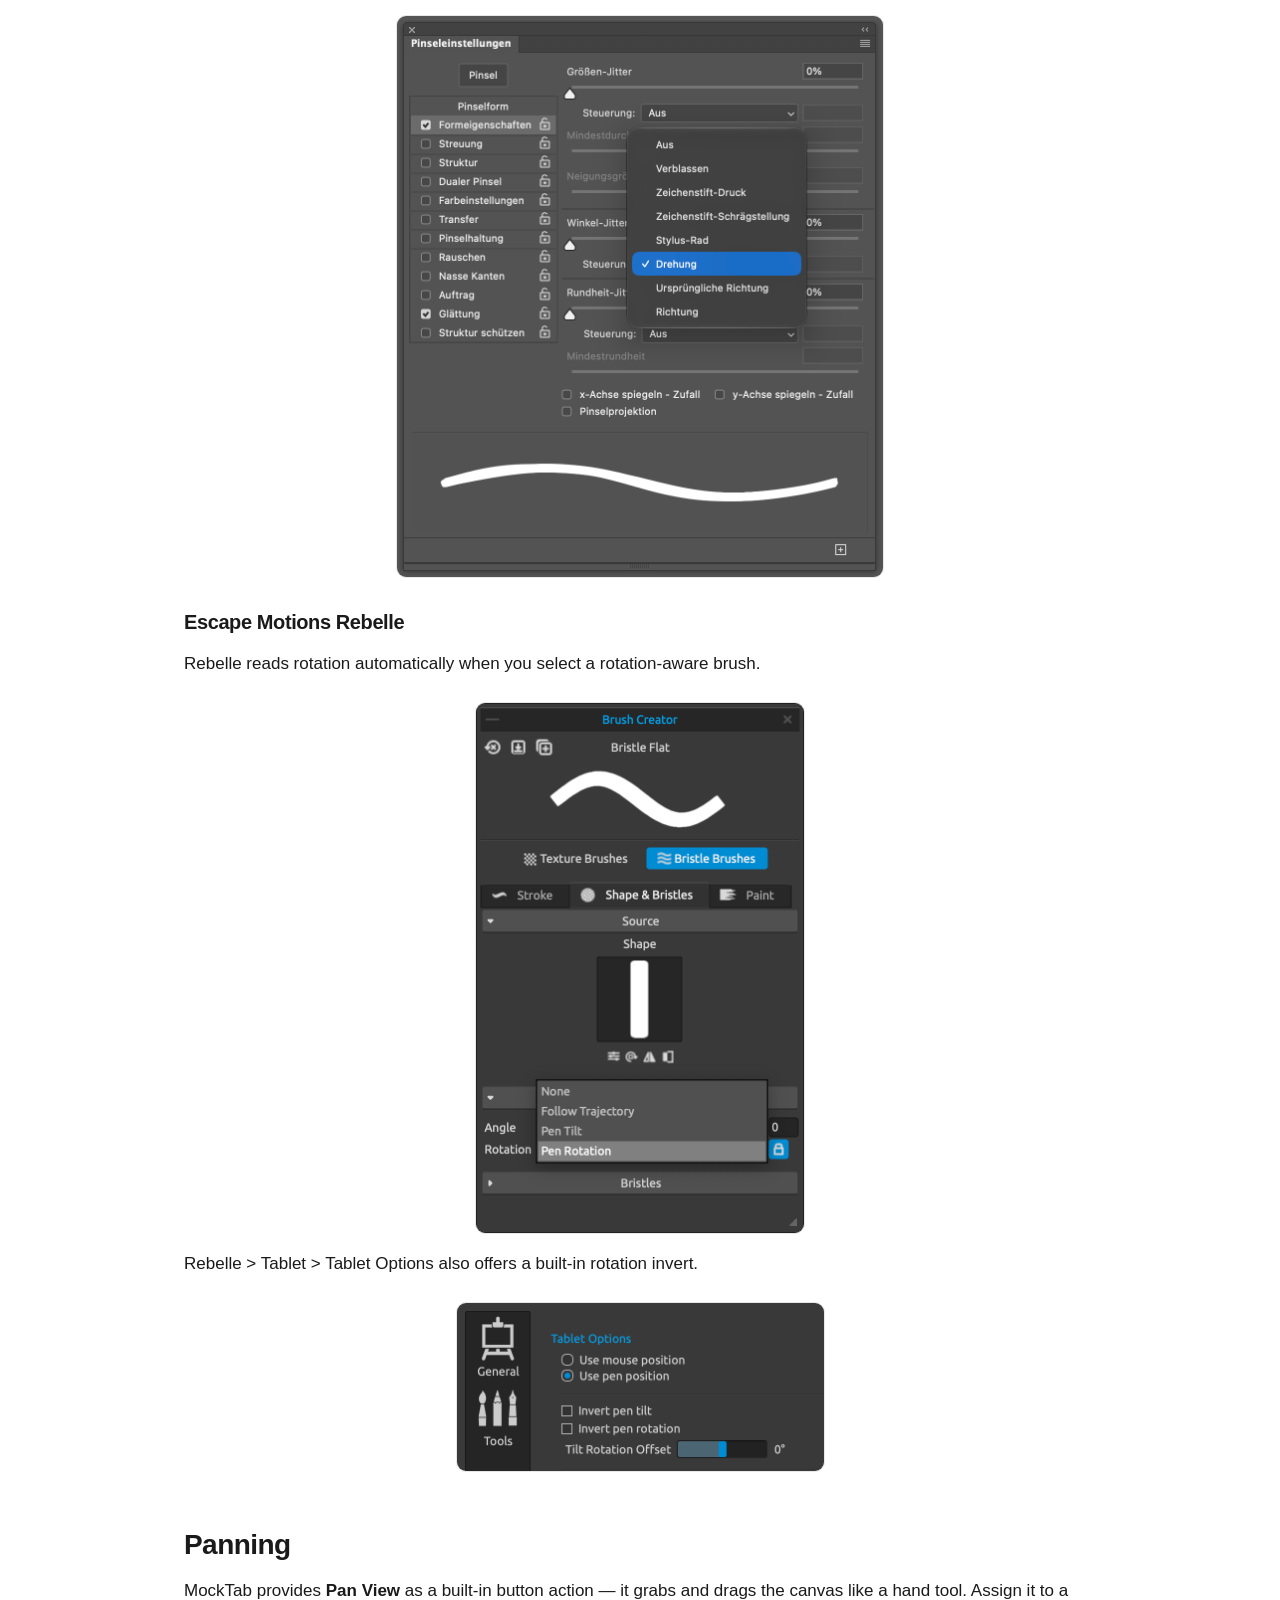
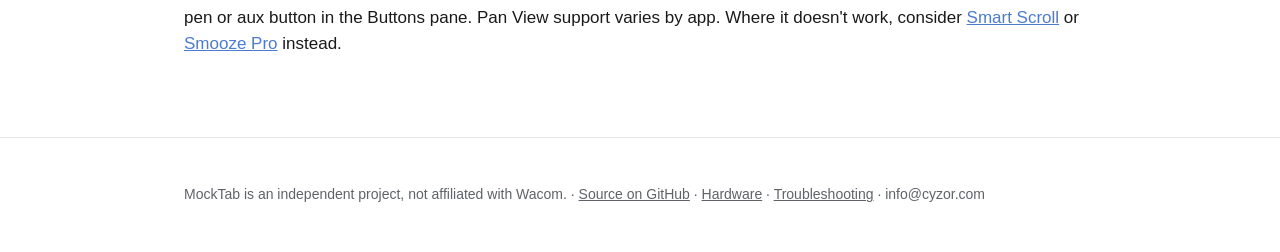
<file: configuration.html>
<!doctype html>
<html lang="en">

<head>
    <meta charset="utf-8" />
    <meta name="viewport" content="width=device-width, initial-scale=1" />
    <title>Configuration &mdash; MockTab</title>
    <meta name="description" content="Setting up MockTab on macOS: Accessibility and Input Monitoring permissions, and notes for Affinity, Illustrator, Krita, Photoshop, and other drawing apps." />
    <link rel="stylesheet" href="css/style.css" />
    <link rel="canonical" href="https://mocktab.org/configuration.html" />
    <!-- Favicon -->
    <link rel="icon" type="image/svg+xml" href="/images/favicon/favicon-light.svg" media="(prefers-color-scheme: light)" />
    <link rel="icon" type="image/svg+xml" href="/images/favicon/favicon-dark.svg" media="(prefers-color-scheme: dark)" />
    <link rel="mask-icon" href="/images/favicon/safari-pinned-tab.svg" color="#00696f" />
</head>

<body>
    <a href="#main" class="skip-link">Skip to main content</a>

    <header class="site">        <div class="wrap">
            <a href="/" class="brand">MockTab</a>
            <nav aria-label="Primary">
                <a href="/hardware.html">Hardware</a>
                <a href="/configuration.html" aria-current="page">Configuration</a>
                <a href="/guide.html">Guide</a>
                <a href="/troubleshooting.html">Troubleshooting</a>
                <a href="/#faq">FAQ</a>
                <a href="/notes/">Notes</a>
                <a href="https://github.com/Cyzor/tablet-driver/releases">Download</a>
                <a href="https://github.com/Cyzor/tablet-driver">Source</a>
            </nav>
        </div>
    </header>

    <main id="main">
        <section class="hero wrap">
            <h1>Configuration</h1>
            <p class="lede">
                MockTab asks for two macOS permissions on first launch.
                Some drawing apps also need settings changes to use every
                tablet feature. This page covers both.
            </p>
        </section>

        <section class="wrap">
            <h2 id="permissions">System permissions</h2>
            <p>
                macOS requires your permission before an app can read the keyboard, mouse, pen, or screen. When prompted, grant access and relaunch MockTab. If a toggle will not stay on, remove MockTab from the list and add it again. Moving or reinstalling MockTab can invalidate an earlier permission.
            </p>

            <h3 id="accessibility">Accessibility</h3>
            <p>
                Accessibility lets MockTab provide pen events for other
                apps.
            </p>
            <div class="shot-wrap">
                <img class="shot light" src="images/config/accessibility-request-light.png" width="461" height="177" alt="macOS prompt asking to allow MockTab to control the computer using accessibility features" />
                <img class="shot dark" src="images/config/accessibility-request-dark.png" width="461" height="177" alt="macOS prompt asking to allow MockTab to control the computer using accessibility features (dark)" />
            </div>
            <p class="note">
                Clicking <strong>Open System Settings</strong> launches the
                Accessibility pane. Usually requires admin approval.
            </p>
            <div class="shot-wrap">
                <img class="shot light" src="images/config/accessibility-prefs-light.png" width="715" height="498" alt="System Settings Accessibility pane with MockTab toggled on" />
                <img class="shot dark" src="images/config/accessibility-prefs-dark.png" width="715" height="499" alt="System Settings Accessibility pane with MockTab toggled on (dark)" />
            </div>

            <h3 id="input-monitoring">Input Monitoring</h3>
            <p>Input Monitoring lets MockTab read raw tablet input.</p>
            <div class="shot-wrap">
                <img class="shot light" src="images/config/input-monitoring-request-light.png" width="461" height="177" alt="macOS prompt asking to allow MockTab to monitor input" />
                <img class="shot dark" src="images/config/input-monitoring-request-dark.png" width="461" height="177" alt="macOS prompt asking to allow MockTab to monitor input (dark)" />
            </div>
            <p class="note">
                Toggle MockTab on in the Input Monitoring pane, then
                relaunch MockTab when macOS asks.
            </p>
            <div class="shot-wrap">
                <img class="shot light" src="images/config/accessibility-input-monitoring-light.png" width="715" height="470" alt="System Settings Input Monitoring pane with MockTab toggled on" />
                <img class="shot dark" src="images/config/accessibility-input-monitoring-dark.png" width="715" height="470" alt="System Settings Input Monitoring pane with MockTab toggled on (dark)" />
            </div>
            <div class="shot-wrap">
                <img class="shot light" src="images/config/input-monitoring-relaunch-light.png" width="260" height="250" alt="macOS dialog asking to quit and relaunch MockTab after granting Input Monitoring" />
                <img class="shot dark" src="images/config/input-monitoring-relaunch-dark.png" width="260" height="250" alt="macOS dialog asking to quit and relaunch MockTab after granting Input Monitoring (dark)" />
            </div>
        </section>

        <section class="wrap">
            <h2 id="bluetooth">Bluetooth pairing</h2>
            <p>
                Intuos Pro Gen 2 tablets (PTH-460, PTH-660, PTH-860)
                support Bluetooth Classic. To pair:
            </p>
            <ol class="step-list">
                <li>Disconnect the USB cable.</li>
                <li>
                    Power the tablet on without holding the touch ring's
                    center button. The small LED near the USB port blinks
                    while the tablet waits for a connection.
                </li>
                <li>
                    Open <strong>System Settings &rarr; Bluetooth</strong>
                    and connect to the tablet.
                </li>
            </ol>
            <p class="note">
                macOS may also list an entry with an "LE" prefix (for
                example, "LE IntuosPro L"). That is the tablet's
                low-energy profile, which macOS claims as a trackpad; the
                pen sends nothing over it. Pair the entry without the
                "LE" prefix.
            </p>
            <p>
                MockTab detects the Bluetooth connection automatically and
                treats it as the same tablet as the USB entry.
            </p>
        </section>

        <section class="wrap">
            <h2 id="apps">Application notes</h2>
            <p>
                Most Mac drawing apps receive pressure and tilt without
                configuration. Stylus rotation is the outlier: only a
                handful of pen models (chiefly Wacom's Art Pen) report a
                true barrel rotation axis, and apps handle it
                inconsistently. The screenshots below show where each app
                exposes its rotation control. Background on how apps
                learn that a pen reports rotation lives in the
                <a href="https://github.com/Cyzor/tablet-driver/blob/main/Notes/macOS-Pen-Events.md">macOS pen event notes</a>.
            </p>

            <h3 id="affinity">Affinity</h3>
            <p>
                Canva Affinity detects rotation automatically for
                brushes that have a rotation-driven dynamic enabled. The
                brush editor's dynamics panel provides options to set
                rotation using nib angle, size, or other parameters.
            </p>
            <div class="shot-wrap">
                <img class="shot light" src="images/config/affinity-3-brush-rotation-2026.png" width="703" height="621" alt="Affinity brush dynamics panel with rotation bound to nib angle" />
                <img class="shot dark" src="images/config/affinity-3-brush-rotation-2026.png" width="703" height="621" alt="Affinity brush dynamics panel with rotation bound to nib angle (dark)" />
            </div>

            <h3 id="clip-studio-paint">Clip Studio Paint</h3>
            <p>
                Clip Studio Paint reads Art Pen rotation. In
                <strong>Brush tip</strong>, open the <strong>Angle</strong>
                dynamics and choose <em>Pen tilt</em>. The brush then
                follows the physical rotation of the pen barrel.
            </p>
            <div class="shot-wrap">
                <img class="shot light" src="images/config/clip-studio-paint-brush-rotation-2026.png" width="582" height="326" alt="Clip Studio Paint Advanced Tool Settings with the Angle control for brush tip rotation" />
                <img class="shot dark" src="images/config/clip-studio-paint-brush-rotation-2026.png" width="582" height="326" alt="Clip Studio Paint Advanced Tool Settings with the Angle control for brush tip rotation (dark)" />
            </div>
            <div class="shot-wrap">
                <img class="shot light" src="images/config/clip-studio-paint-angle-dynamics-2026.png" width="318" height="137" alt="Clip Studio Paint Angle Dynamics with Pen tilt selected" />
                <img class="shot dark" src="images/config/clip-studio-paint-angle-dynamics-2026.png" width="318" height="137" alt="Clip Studio Paint Angle Dynamics with Pen tilt selected (dark)" />
            </div>

            <h3 id="illustrator">Adobe Illustrator</h3>
            <p>
                In Illustrator's brush options dialog, set the per-brush
                <strong>Angle</strong> variation to
                <em>Stylus Wheel</em> for rotation-driven nib angle. The
                control name is the same in every localization; only the
                surrounding labels translate.
            </p>
            <div class="shot-wrap">
                <img class="shot light" src="images/config/illustrator-30-brush-rotation.png" width="690" height="617" alt="Illustrator calligraphic brush options with Angle variation set to Stylus Wheel" />
                <img class="shot dark" src="images/config/illustrator-30-brush-rotation.png" width="690" height="617" alt="Illustrator calligraphic brush options with Angle variation set to Stylus Wheel (dark)" />
            </div>

            <h3 id="krita">Krita</h3>
            <p>
                Krita exposes rotation as a sensor under the brush editor's
                <strong>Rotation</strong> parameter. Add the Rotation sensor
                and pick a curve to map raw barrel rotation onto brush tip
                orientation.
            </p>
            <div class="shot-wrap">
                <img class="shot light" src="images/config/krita-5-brush-rotation-2026.png" width="894" height="755" alt="Krita brush editor with the Rotation sensor enabled" />
                <img class="shot dark" src="images/config/krita-5-brush-rotation-2026.png" width="894" height="755" alt="Krita brush editor with the Rotation sensor enabled (dark)" />
            </div>

            <h3 id="photoshop">Adobe Photoshop</h3>
            <p>
                Photoshop reads Art Pen rotation directly as of MockTab
                0.5.0. In Brush Settings, open
                <strong>Shape Dynamics</strong> and set the
                <strong>Angle Jitter</strong> control to
                <em>Rotation</em>.
            </p>
            <div class="shot-wrap">
                <img class="shot light" src="images/config/photoshop-27-brush-rotation-2026.png" width="488" height="564" alt="Photoshop brush settings with the Angle Jitter control set to Rotation" />
                <img class="shot dark" src="images/config/photoshop-27-brush-rotation-2026.png" width="488" height="564" alt="Photoshop brush settings with the Angle Jitter control set to Rotation (dark)" />
            </div>

            <h3 id="rebelle">Escape Motions Rebelle</h3>
            <p>
                Rebelle reads rotation automatically when you select a
                rotation-aware brush.
            </p>
            <div class="shot-wrap">
                <img class="shot light" src="images/config/rebelle-8-brush-rotation-2026.png" width="330" height="534" alt="Rebelle brush settings panel with rotation-driven nib enabled" />
                <img class="shot dark" src="images/config/rebelle-8-brush-rotation-2026.png" width="330" height="534" alt="Rebelle brush settings panel with rotation-driven nib enabled (dark)" />
            </div>

            <p>
                Rebelle &gt; Tablet &gt; Tablet Options also offers a
                built-in rotation invert.
            </p>
            <div class="shot-wrap">
                <img class="shot light" src="images/config/rebelle-8-tablet-options-2026.png" width="369" height="169" alt="Rebelle application settings for tablet behavior" />
                <img class="shot dark" src="images/config/rebelle-8-tablet-options-2026.png" width="369" height="169" alt="Rebelle application settings for tablet behavior (dark)" />
            </div>
        </section>

        <section class="wrap">
            <h2 id="panning">Panning</h2>
            <p>
                MockTab provides <strong>Pan View</strong> as a built-in
                button action &mdash; it grabs and drags the canvas like a
                hand tool. Assign it to a pen or aux button
                in the Buttons pane. Pan View support varies by app.
                Where it doesn't work, consider
                <a href="https://www.marcmoini.com/sx_en.html">Smart Scroll</a>
                or <a href="https://smooze.co/">Smooze Pro</a> instead.
            </p>
        </section>
    </main>

    <footer class="site">
        <div class="wrap">
            <p>
                MockTab is an independent project, not affiliated with
                Wacom. &middot;
                <a href="https://github.com/Cyzor/tablet-driver">Source on GitHub</a>
                &middot; <a href="/hardware.html">Hardware</a> &middot;
                <a href="/troubleshooting.html">Troubleshooting</a> &middot;
                <span style="unicode-bidi: bidi-override; direction: rtl">moc.rozyc@ofni</span>
            </p>
        </div>
    </footer>
</body>

</html>
</file>
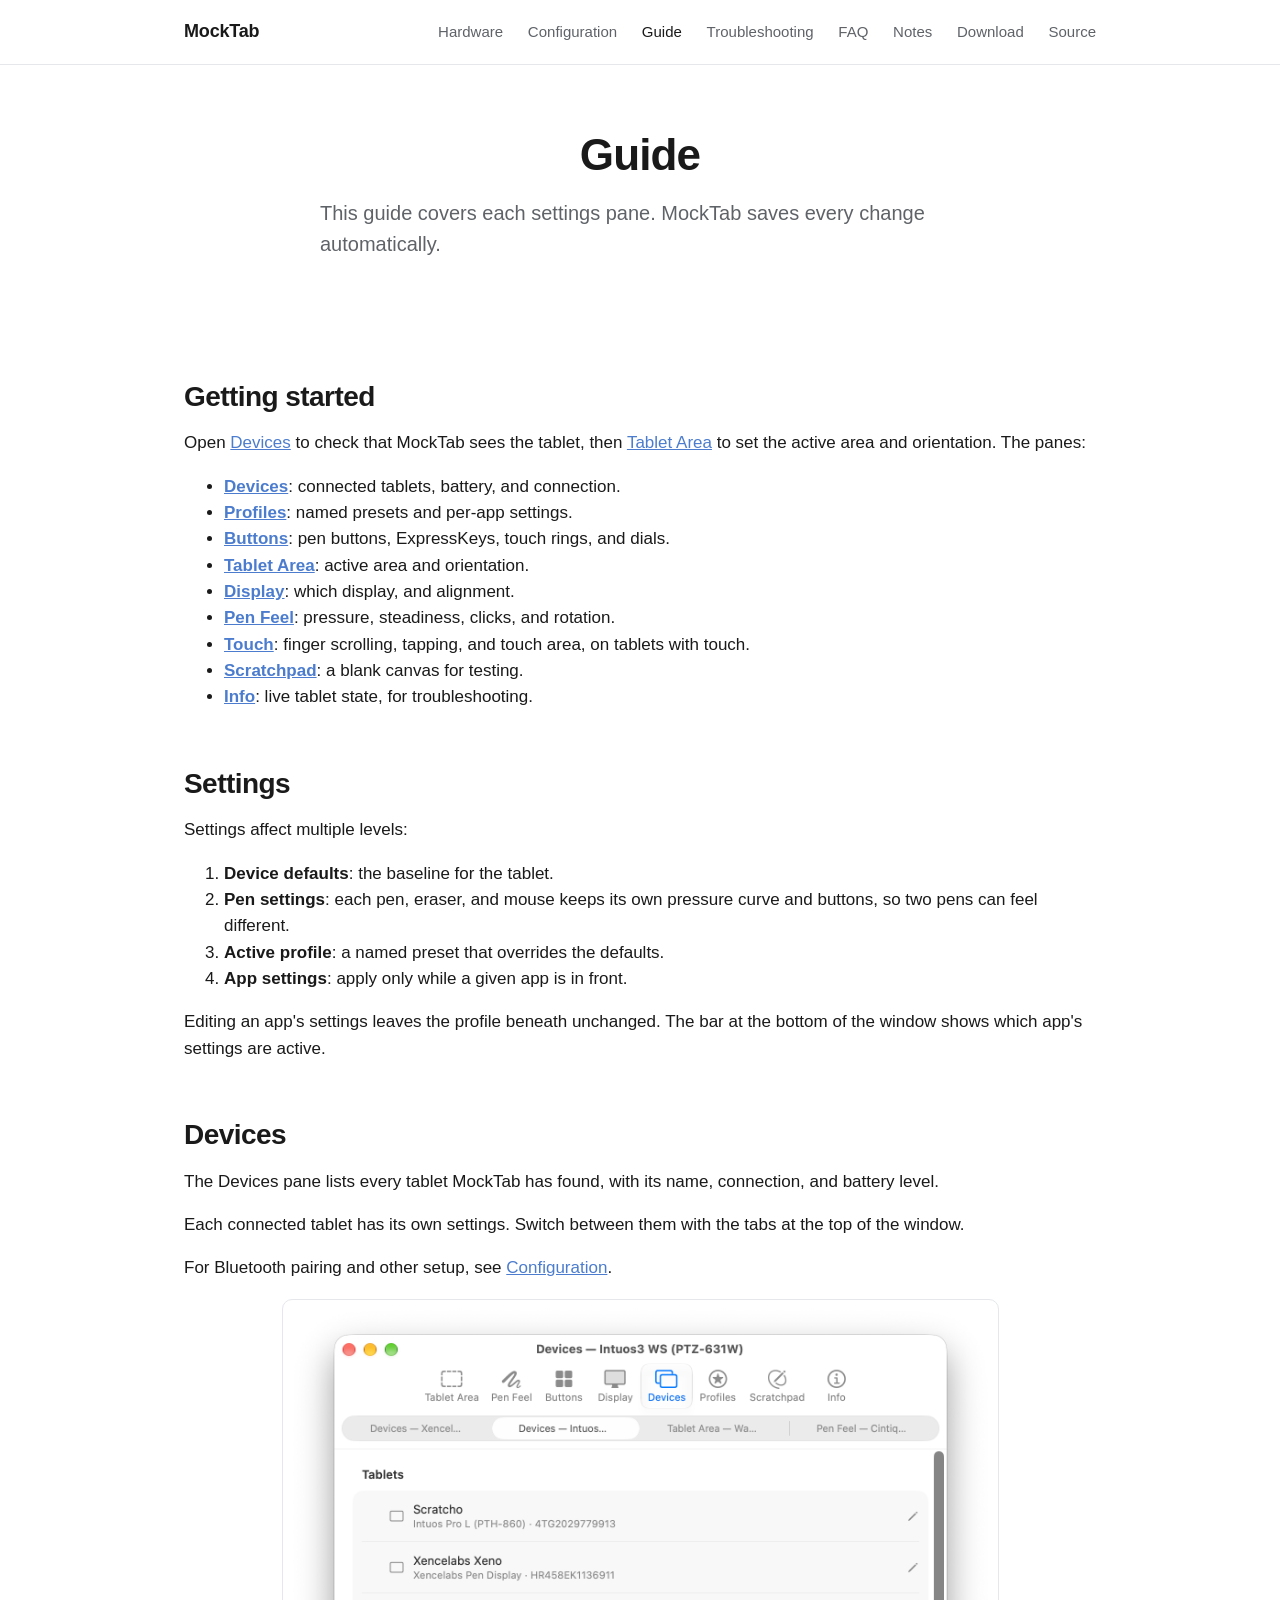
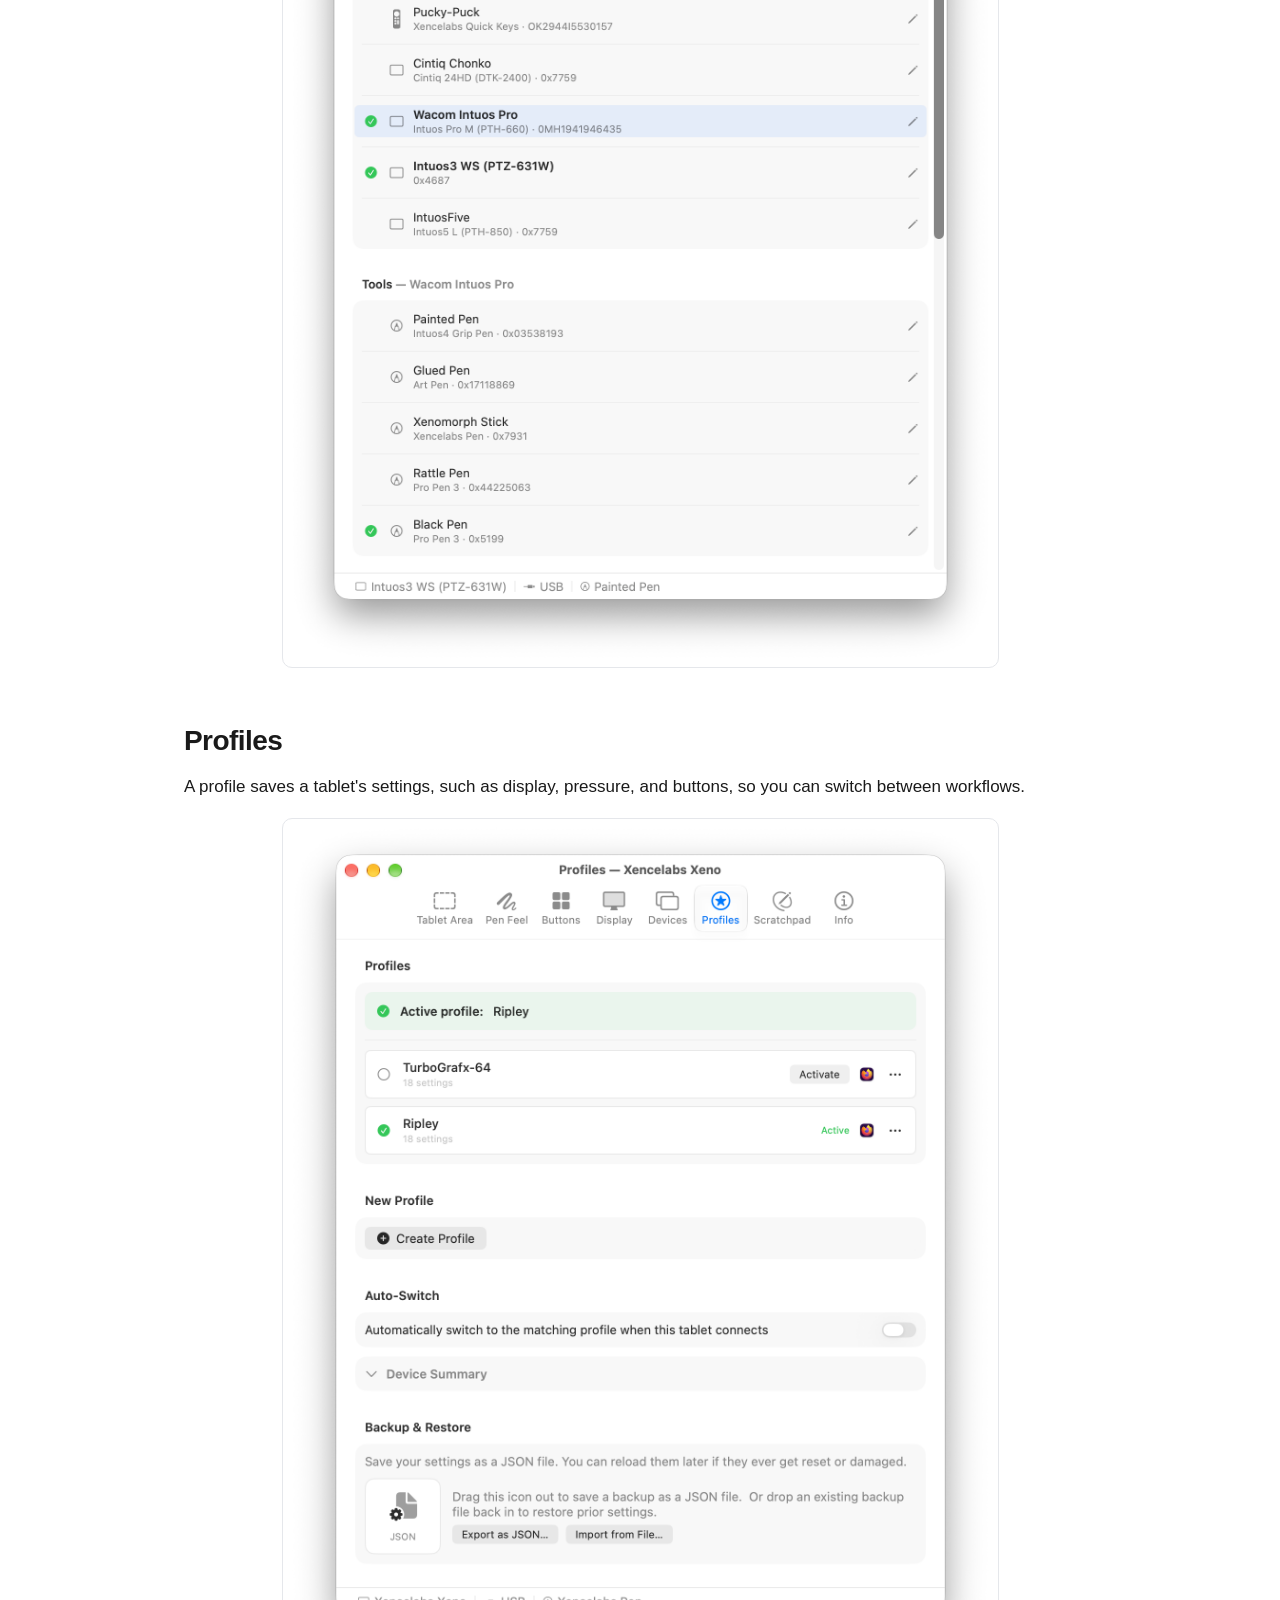
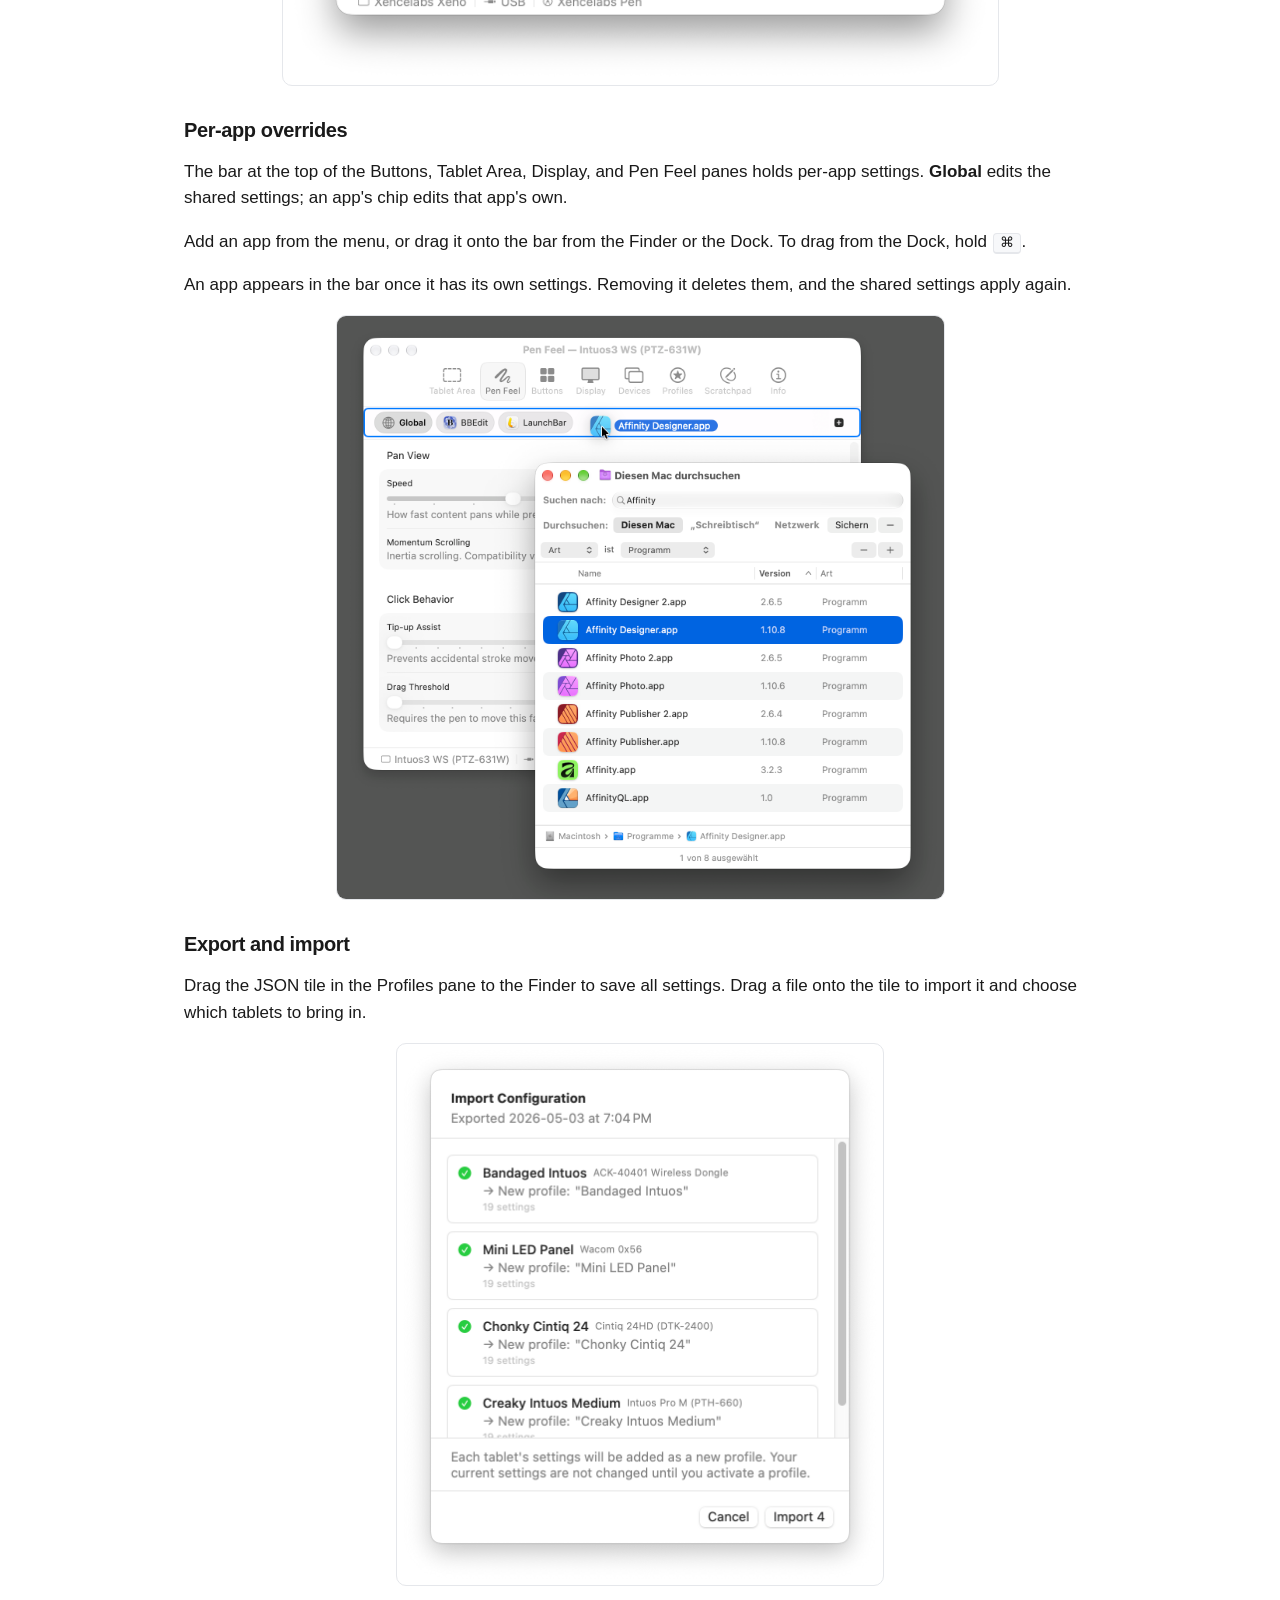
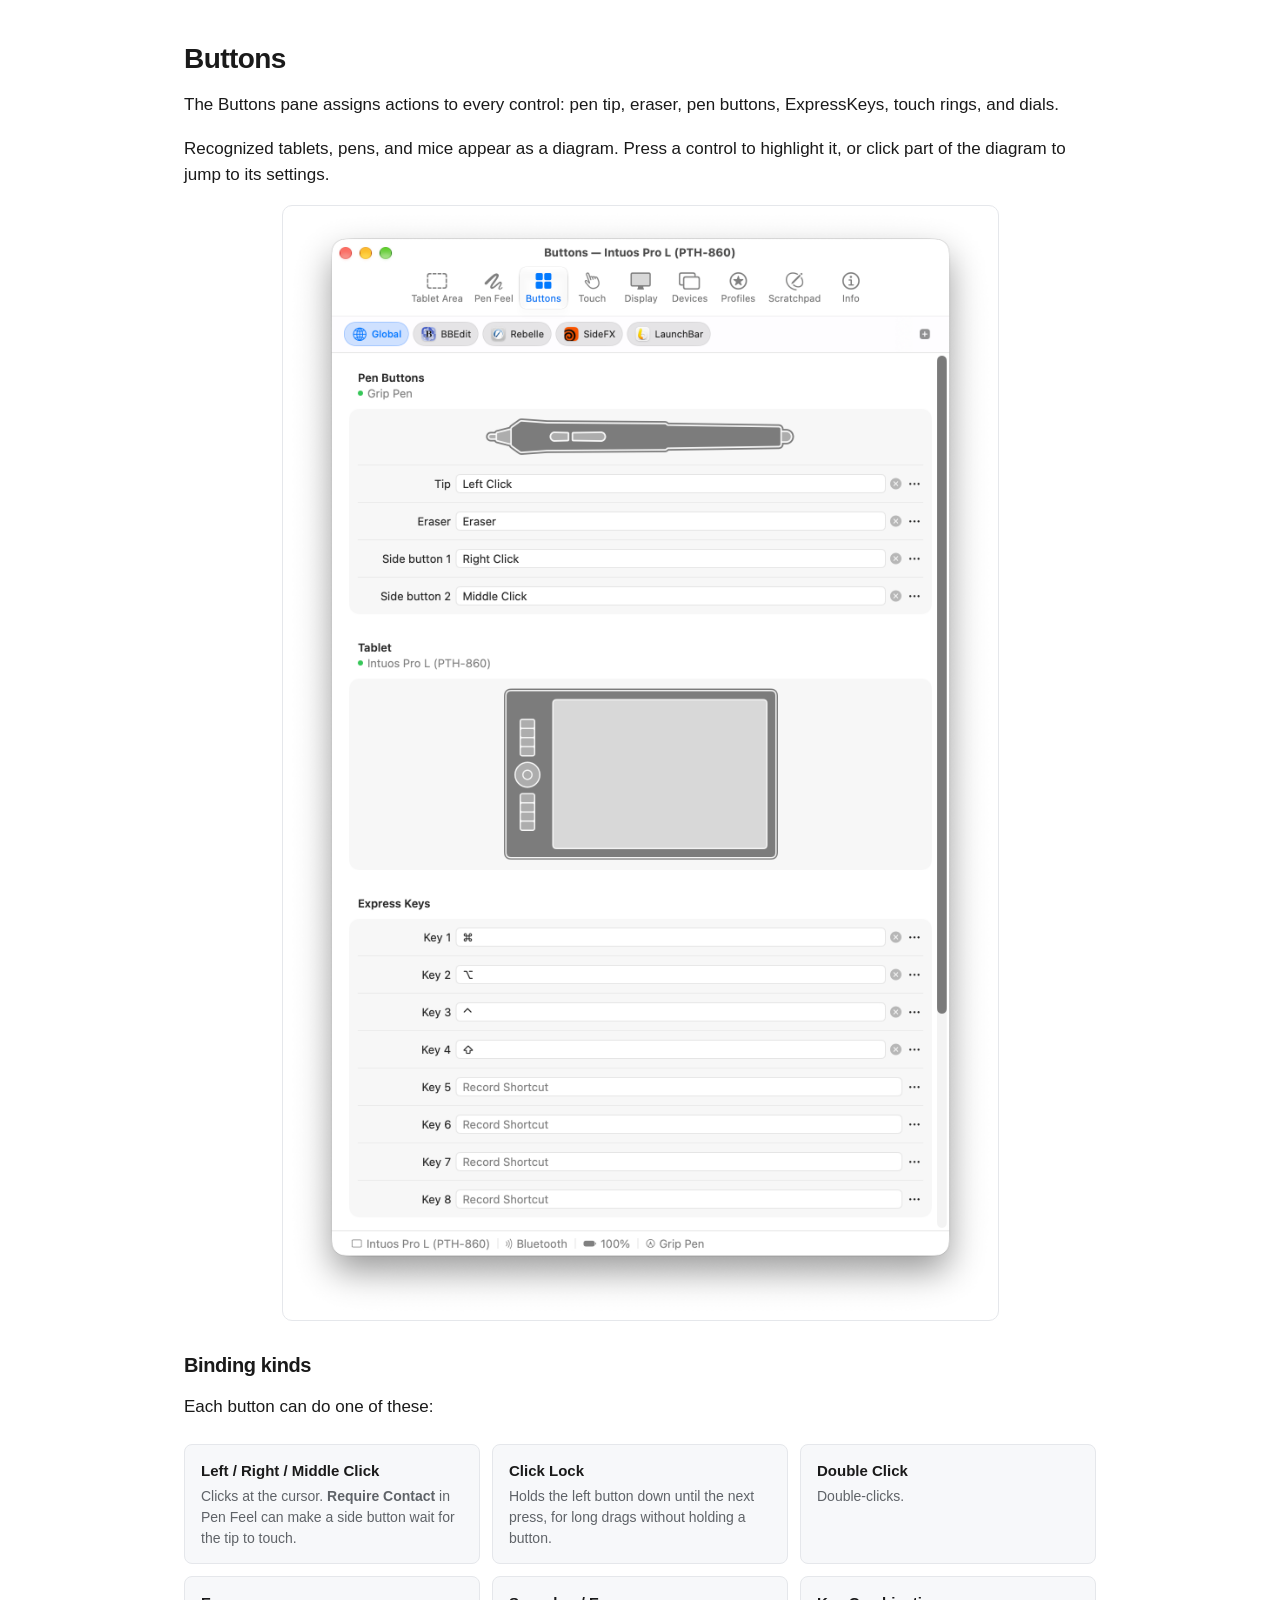
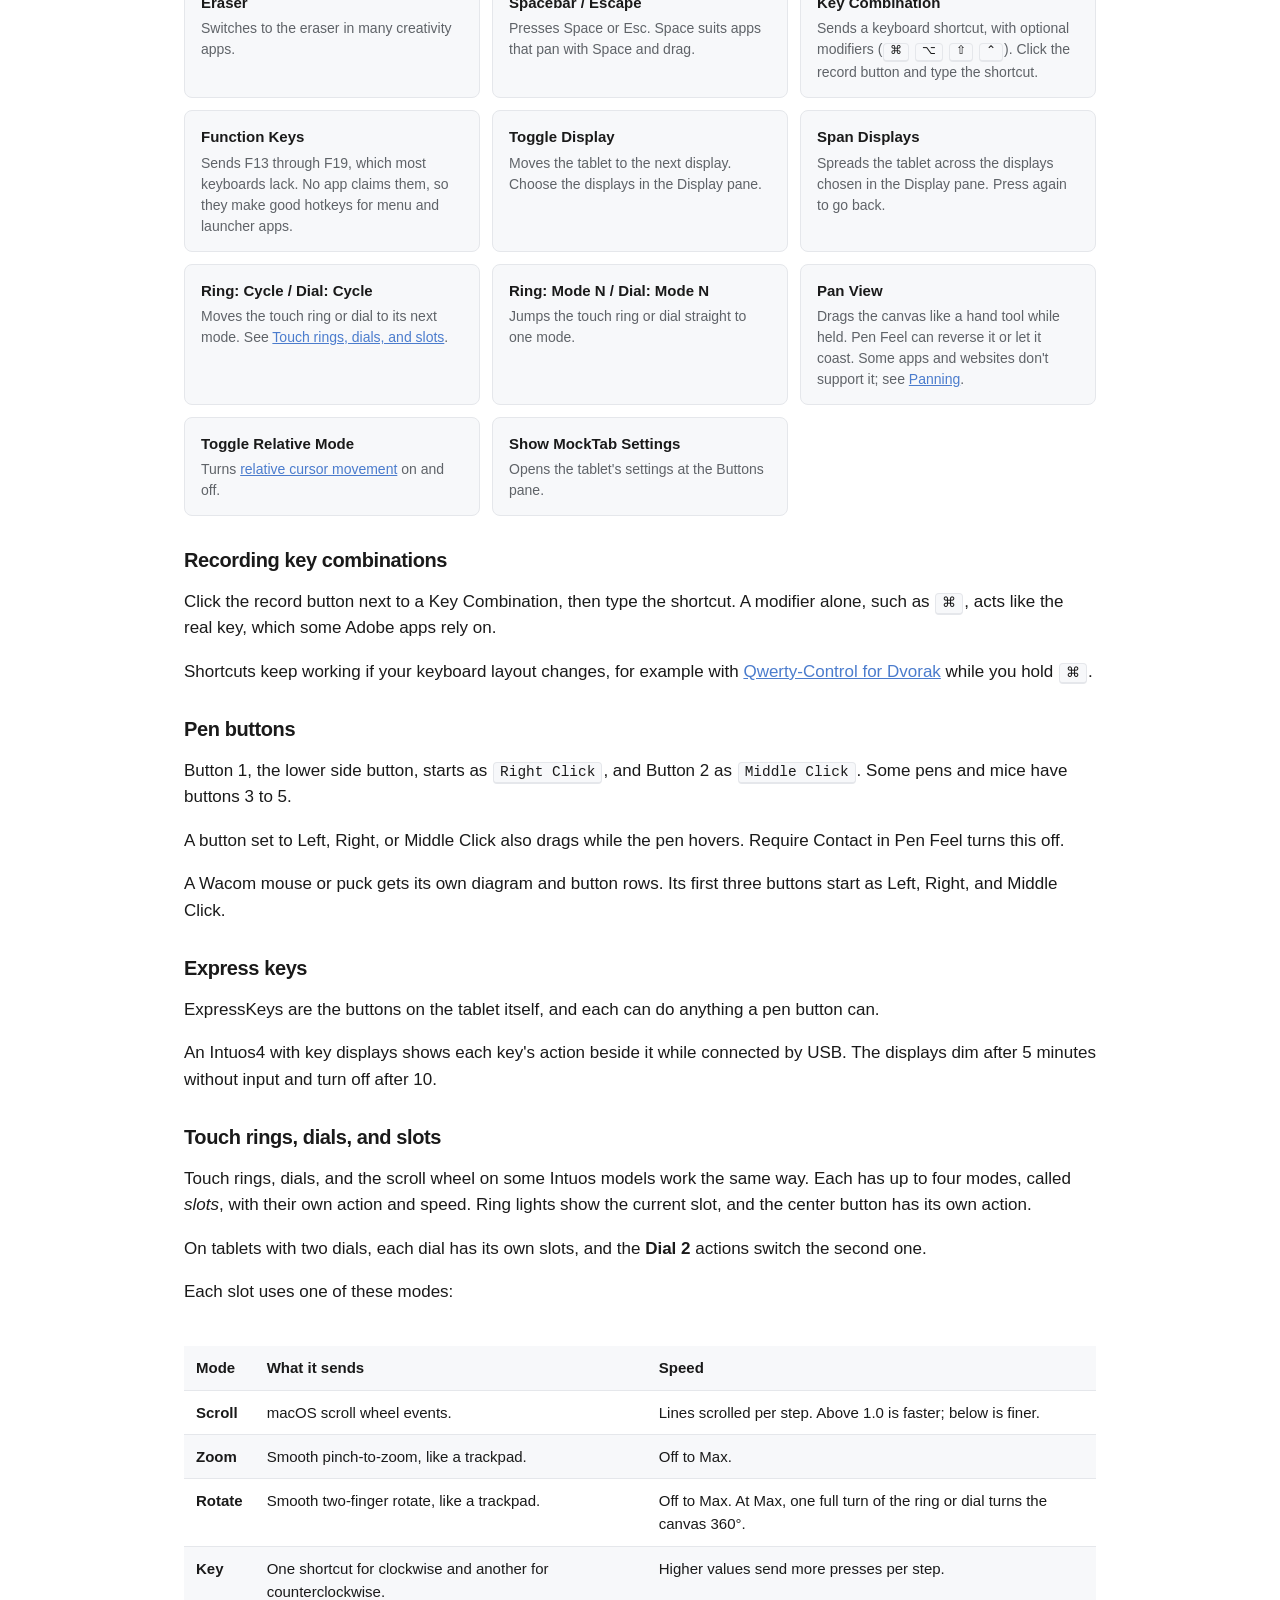
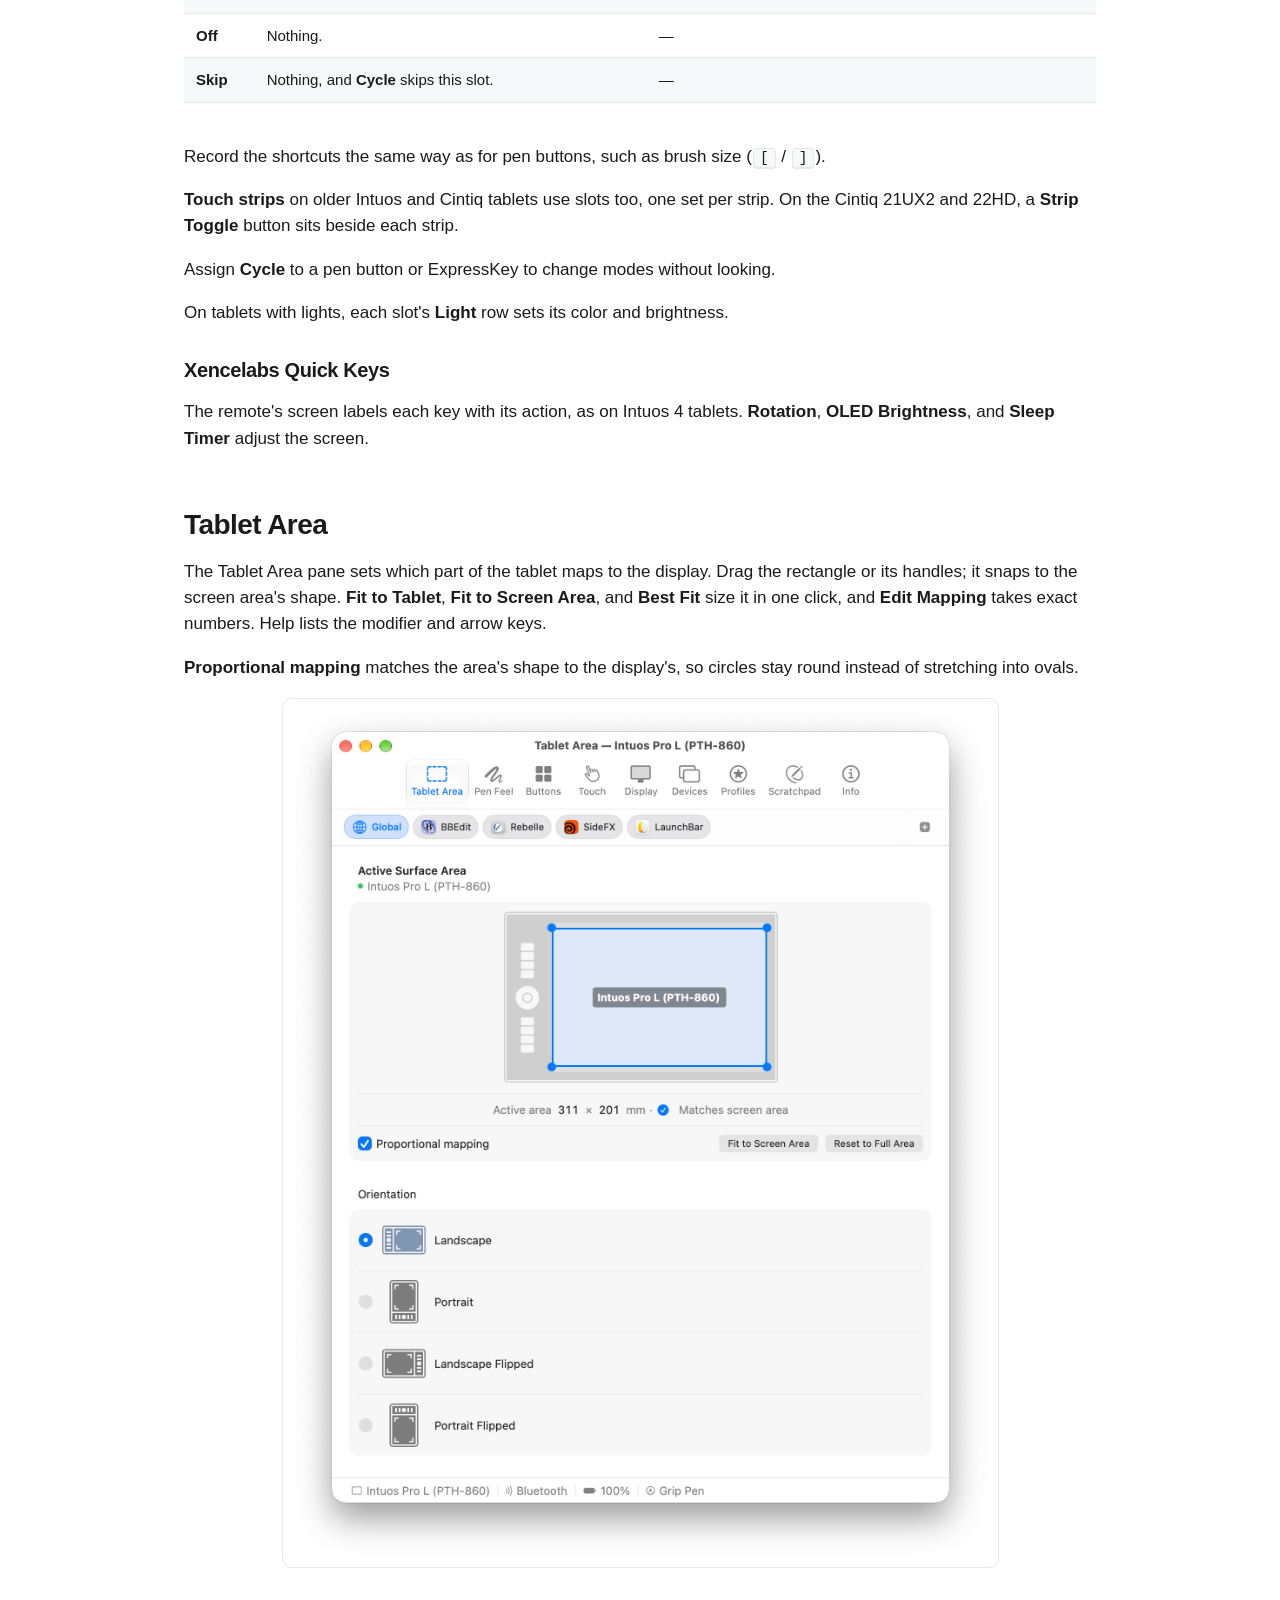
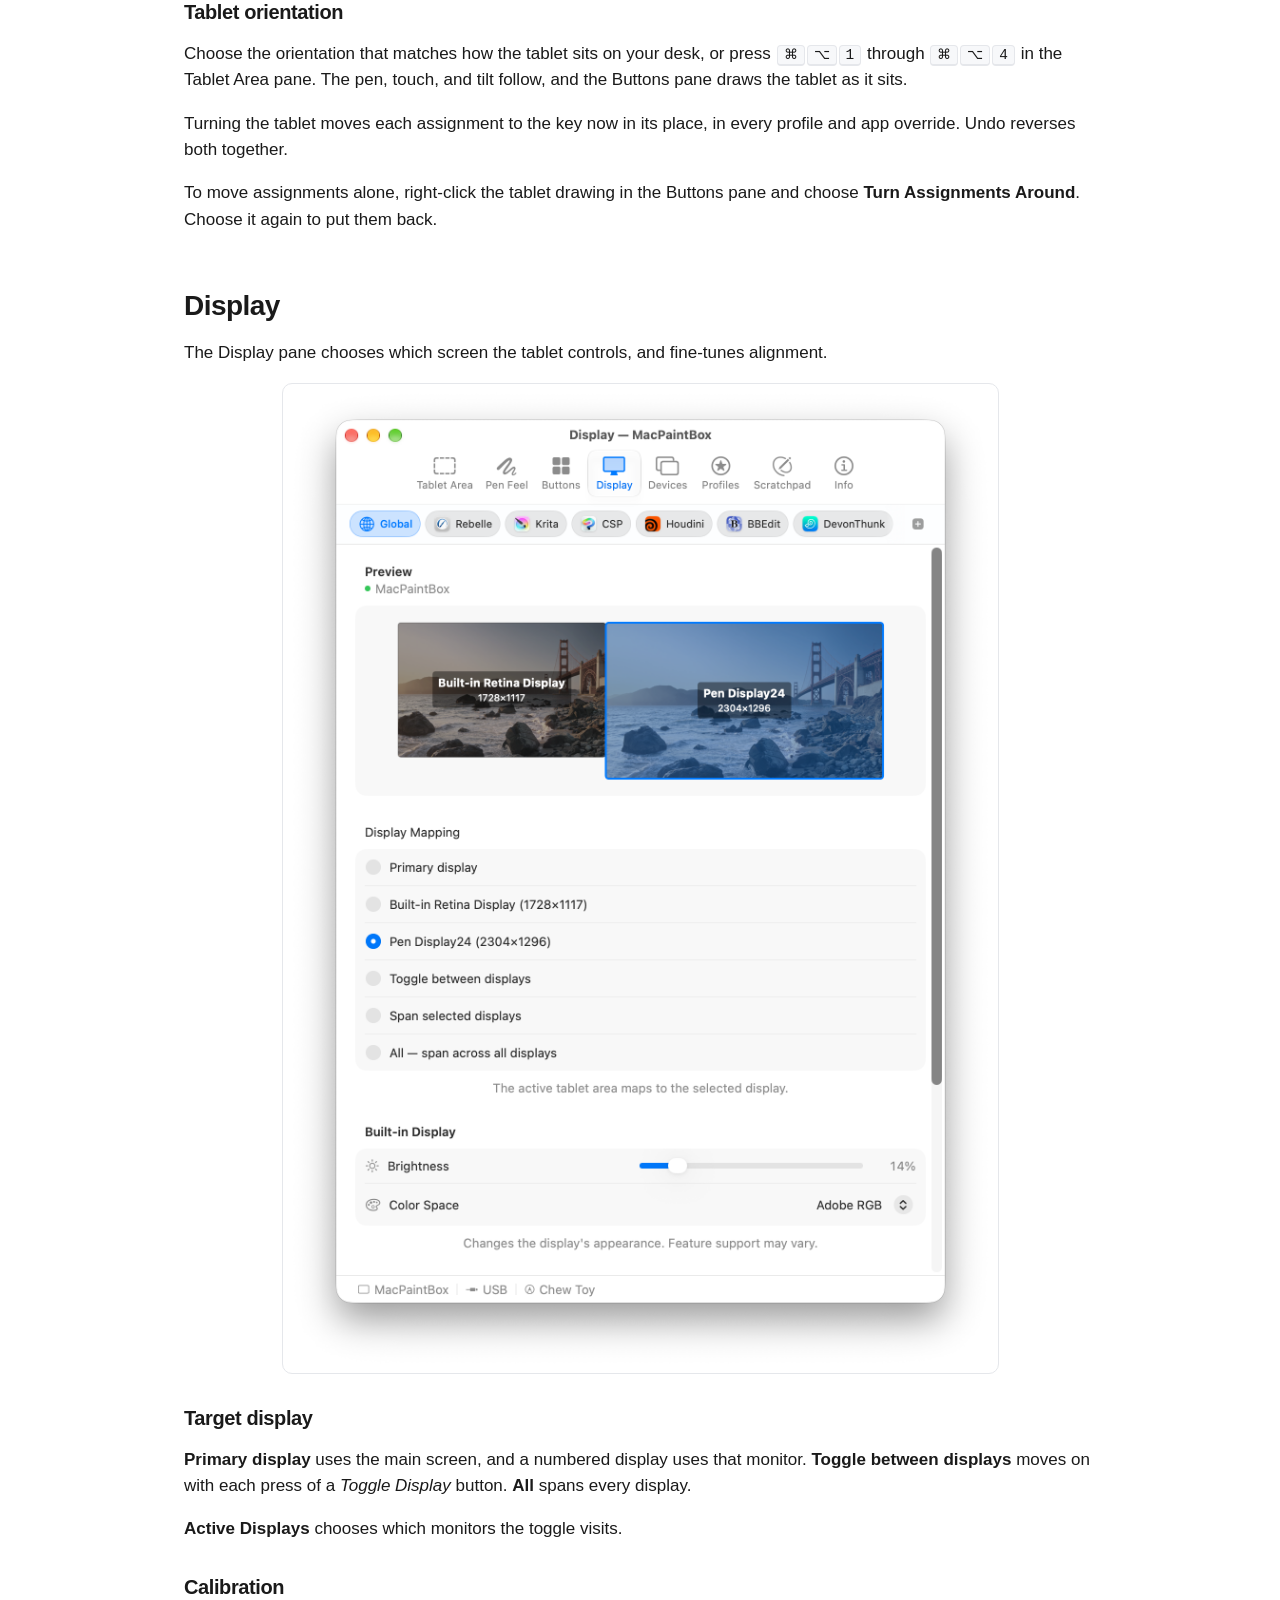
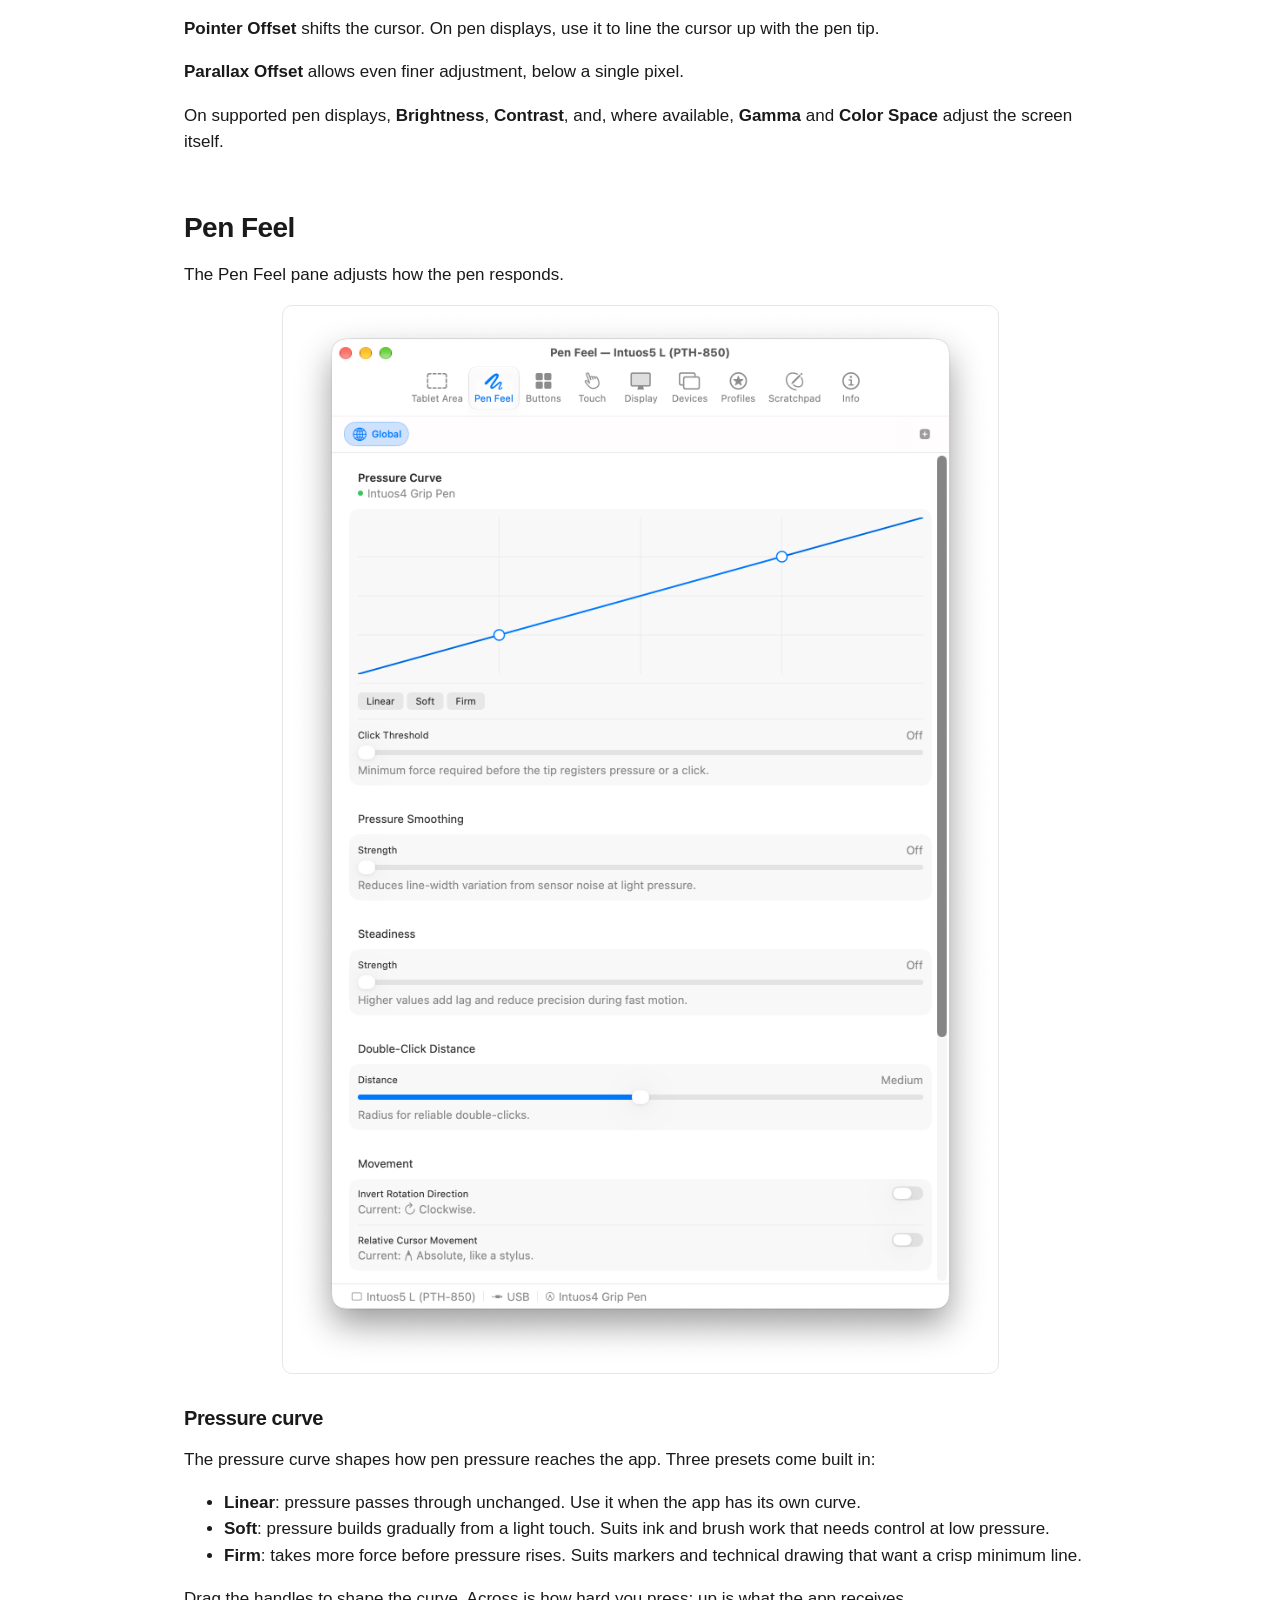
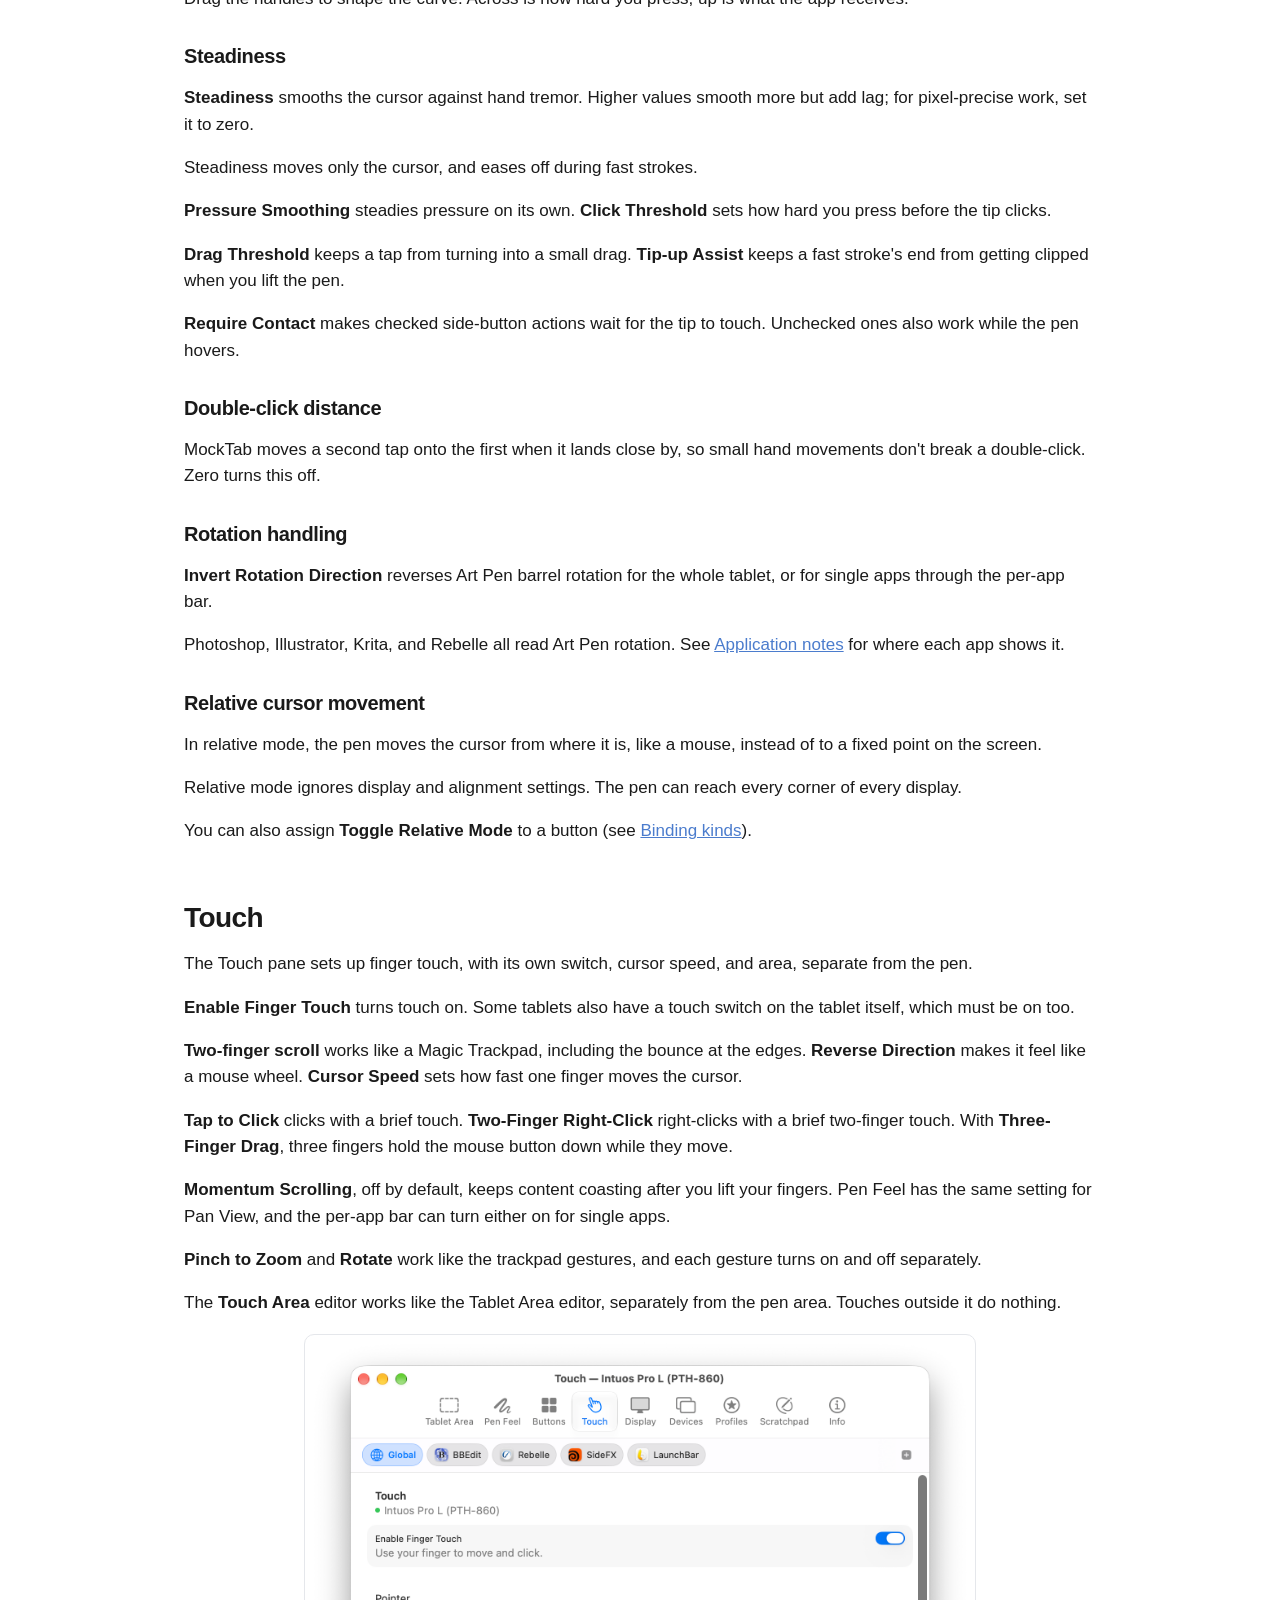
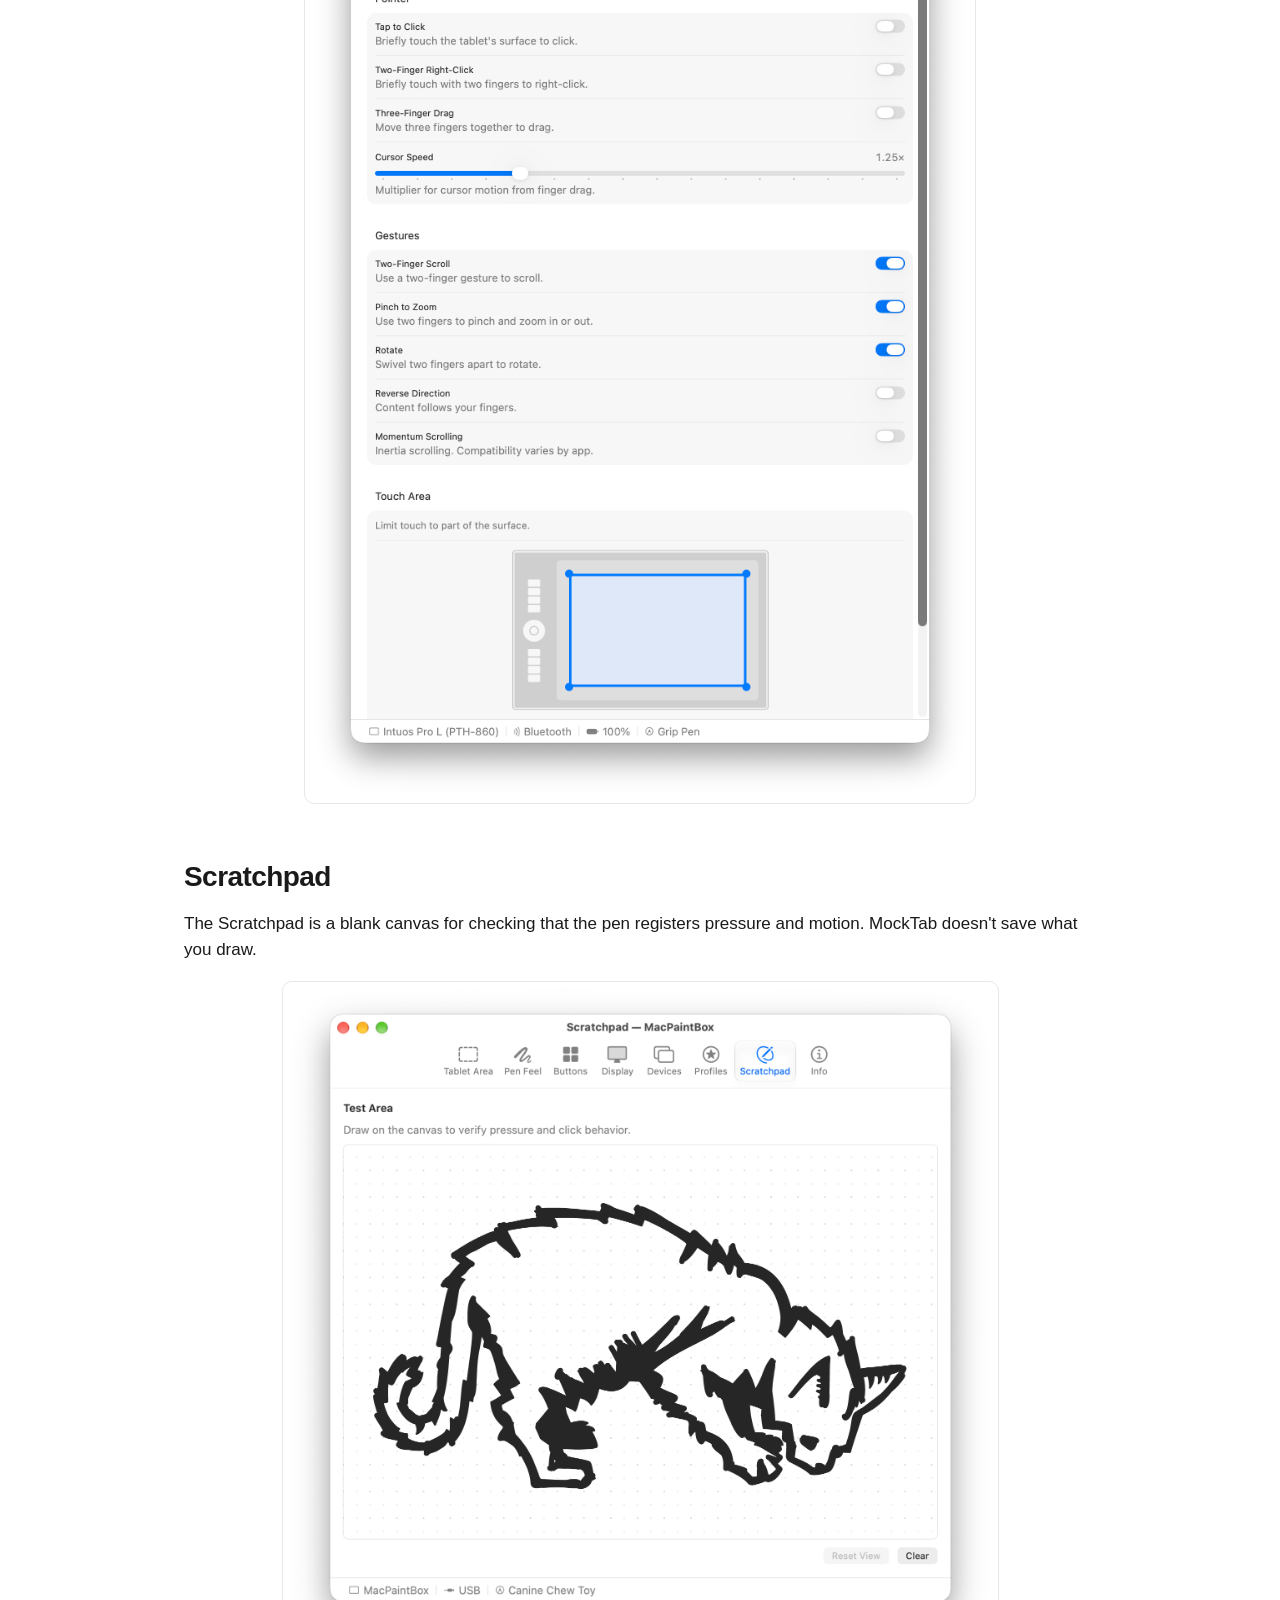
<file: guide.html>
<!doctype html>
<html lang="en">

<head>
  <meta charset="utf-8">
  <meta name="viewport" content="width=device-width, initial-scale=1">
  <title>Guide &mdash; MockTab</title>
  <meta name="description" content="How to configure a Wacom tablet with MockTab. Covers pen pressure, button mapping, display areas, touch settings, and per-app profiles.">
  <link rel="stylesheet" href="css/style.css">
  <link rel="canonical" href="https://mocktab.org/guide.html">
  <link rel="icon" type="image/svg+xml" href="/images/favicon/favicon-light.svg" media="(prefers-color-scheme: light)">
  <link rel="icon" type="image/svg+xml" href="/images/favicon/favicon-dark.svg" media="(prefers-color-scheme: dark)">
</head>

<body>

  <a href="#main" class="skip-link">Skip to main content</a>

  <header class="site">
    <div class="wrap">
      <a href="/" class="brand">MockTab</a>
      <nav aria-label="Primary">
        <a href="/hardware.html">Hardware</a>
        <a href="/configuration.html">Configuration</a>
        <a href="/guide.html" aria-current="page">Guide</a>
        <a href="/troubleshooting.html">Troubleshooting</a>
        <a href="/#faq">FAQ</a>
        <a href="/notes/">Notes</a>
        <a href="https://github.com/Cyzor/tablet-driver/releases">Download</a>
        <a href="https://github.com/Cyzor/tablet-driver">Source</a>
      </nav>
    </div>
  </header>

  <main id="main">
    <section class="hero wrap">
      <h1>Guide</h1>
      <p class="lede">
        This guide covers each settings pane. MockTab saves every change automatically.
      </p>
    </section>

    <section class="wrap">
      <h2 id="getting-started">Getting started</h2>
      <p>
        Open <a href="#devices">Devices</a> to check that MockTab sees the tablet, then
        <a href="#tablet-area">Tablet Area</a> to set the active area and orientation.
        The panes:
      </p>
      <ul>
        <li><strong><a href="#devices">Devices</a></strong>: connected tablets, battery, and connection.</li>
        <li><strong><a href="#profiles">Profiles</a></strong>: named presets and per-app settings.</li>
        <li><strong><a href="#buttons">Buttons</a></strong>: pen buttons, ExpressKeys, touch rings, and dials.</li>
        <li><strong><a href="#tablet-area">Tablet Area</a></strong>: active area and orientation.</li>
        <li><strong><a href="#display">Display</a></strong>: which display, and alignment.</li>
        <li><strong><a href="#pen-feel">Pen Feel</a></strong>: pressure, steadiness, clicks, and rotation.</li>
        <li><strong><a href="#touch">Touch</a></strong>: finger scrolling, tapping, and touch area, on tablets with touch.</li>
        <li><strong><a href="#scratchpad">Scratchpad</a></strong>: a blank canvas for testing.</li>
        <li><strong><a href="#info">Info</a></strong>: live tablet state, for troubleshooting.</li>
      </ul>

      <h2 id="layers">Settings</h2>
      <p>
        Settings affect multiple levels:
      </p>
      <ol>
        <li><strong>Device defaults</strong>: the baseline for the tablet.</li>
        <li><strong>Pen settings</strong>: each pen, eraser, and mouse keeps its own pressure curve
            and buttons, so two pens can feel different.</li>
        <li><strong>Active profile</strong>: a named preset that overrides the defaults.</li>
        <li><strong>App settings</strong>: apply only while a given app is in front.</li>
      </ol>
      <p>
        Editing an app's settings leaves the profile beneath unchanged. The bar at the
        bottom of the window shows which app's settings are active.
      </p>

      <h2 id="devices">Devices</h2>
      <p>
        The Devices pane lists every tablet MockTab has found, with its name,
        connection, and battery level.
      </p>
      <p>
        Each connected tablet has its own settings. Switch between them with the tabs at
        the top of the window.
      </p>
      <p>
        For Bluetooth pairing and other setup, see <a
        href="/configuration.html#bluetooth">Configuration</a>.
      </p>
      <div class="shot-wrap section-shot">
        <img class="shot light" src="images/ui/devices-light.png" width="717" height="1031" alt="MockTab Devices pane listing a connected tablet">
        <img class="shot dark" src="images/ui/devices-dark.png" width="717" height="1031" alt="MockTab Devices pane listing a connected tablet (dark theme)">
      </div>

      <h2 id="profiles">Profiles</h2>
      <p>
        A profile saves a tablet's settings, such as display, pressure, and buttons, so
        you can switch between workflows.
      </p>

      <div class="shot-wrap section-shot">
        <img class="shot light" src="images/ui/profiles-light.png" width="717" height="862" alt="MockTab Profiles pane">
        <img class="shot dark" src="images/ui/profiles-dark.png" width="717" height="862" alt="MockTab Profiles pane (dark theme)">
      </div>

      <h3 id="app-overrides">Per-app overrides</h3>
      <p>
        The bar at the top of the Buttons, Tablet Area, Display, and Pen Feel panes
        holds per-app settings. <strong>Global</strong> edits the shared settings; an
        app's chip edits that app's own.
      </p>
      <p>
        Add an app from the menu, or drag it onto the bar from the Finder or the Dock.
        To drag from the Dock, hold <kbd>⌘</kbd>.
      </p>
      <p>
        An app appears in the bar once it has its own settings. Removing it deletes
        them, and the shared settings apply again.
      </p>
      <div class="shot-wrap section-shot">
        <img class="shot light" src="images/ui/add-app-light.png" width="609" height="662" alt="Adding a per-app override by drag and drop or drop-down menu">
        <img class="shot dark" src="images/ui/add-app-dark.png" width="609" height="662" alt="Adding a per-app override by drag and drop or drop-down menu (dark theme)">
      </div>

      <h3 id="export-import">Export and import</h3>
      <p>
        Drag the JSON tile in the Profiles pane to the Finder to save all settings. Drag
        a file onto the tile to import it and choose which tablets to bring in.
      </p>
      <div class="shot-wrap section-shot">
        <img class="shot light" src="images/ui/import-light.png" width="488" height="543" alt="Profile import dialog">
        <img class="shot dark" src="images/ui/import-dark.png" width="488" height="543" alt="Profile import dialog (dark theme)">
      </div>

      <h2 id="buttons">Buttons</h2>
      <p>
        The Buttons pane assigns actions to every control: pen tip, eraser, pen
        buttons, ExpressKeys, touch rings, and dials.
      </p>
      <p>
        Recognized tablets, pens, and mice appear as a diagram. Press a control to
        highlight it, or click part of the diagram to jump to its settings.
      </p>
      <div class="shot-wrap section-shot">
        <img class="shot light" src="images/ui/buttons-light.png" width="717" height="1243" alt="Button mapping panel for pen buttons, touch ring, and ExpressKeys">
        <img class="shot dark" src="images/ui/buttons-dark.png" width="717" height="1243" alt="Button mapping panel for pen buttons, touch ring, and ExpressKeys (dark theme)">
      </div>

      <h3 id="binding-kinds">Binding kinds</h3>
      <p>
        Each button can do one of these:
      </p>
      <ul class="binding-grid">

        <li>
          <p class="name">Left / Right / Middle Click</p>
          <p class="desc">Clicks at the cursor. <strong>Require Contact</strong> in Pen Feel can make a side button wait for the tip to touch.</p>
        </li>
        <li>
          <p class="name">Click Lock</p>
          <p class="desc">Holds the left button down until the next press, for long drags without holding a button.</p>
        </li>
        <li>
          <p class="name">Double Click</p>
          <p class="desc">Double-clicks.</p>
        </li>
        <li>
          <p class="name">Eraser</p>
          <p class="desc">Switches to the eraser in many creativity apps.</p>
        </li>
        <li>
          <p class="name">Spacebar / Escape</p>
          <p class="desc">Presses Space or Esc. Space suits apps that pan with Space and drag.</p>
        </li>
        <li>
          <p class="name">Key Combination</p>
          <p class="desc">Sends a keyboard shortcut, with optional modifiers (<kbd>⌘</kbd> <kbd>⌥</kbd> <kbd>⇧</kbd> <kbd>⌃</kbd>). Click the record button and type the shortcut.</p>
        </li>
        <li>
          <p class="name">Function Keys</p>
          <p class="desc">Sends F13 through F19, which most keyboards lack. No app claims them, so they make good hotkeys for menu and launcher apps.</p>
        </li>
        <li>
          <p class="name">Toggle Display</p>
          <p class="desc">Moves the tablet to the next display. Choose the displays in the Display pane.</p>
        </li>
        <li>
          <p class="name">Span Displays</p>
          <p class="desc">Spreads the tablet across the displays chosen in the Display pane. Press again to go back.</p>
        </li>
        <li>
          <p class="name">Ring: Cycle / Dial: Cycle</p>
          <p class="desc">Moves the touch ring or dial to its next mode. See <a href="#ring-slots">Touch rings, dials, and slots</a>.</p>
        </li>
        <li>
          <p class="name">Ring: Mode N / Dial: Mode N</p>
          <p class="desc">Jumps the touch ring or dial straight to one mode.</p>
        </li>
        <li>
          <p class="name">Pan View</p>
          <p class="desc">Drags the canvas like a hand tool while held. Pen Feel can reverse it or let it coast. Some apps and websites don't support it; see <a href="/configuration.html#panning">Panning</a>.</p>
        </li>
        <li>
          <p class="name">Toggle Relative Mode</p>
          <p class="desc">Turns <a href="#relative-mode">relative cursor movement</a> on and off.</p>
        </li>
        <li>
          <p class="name">Show MockTab Settings</p>
          <p class="desc">Opens the tablet's settings at the Buttons pane.</p>
        </li>
      </ul>

      <h3 id="key-combos">Recording key combinations</h3>
      <p>
        Click the record button next to a Key Combination, then type the shortcut. A
        modifier alone, such as <kbd>⌘</kbd>, acts like the real key, which some Adobe
        apps rely on.
      </p>
      <p>
        Shortcuts keep working if your keyboard layout changes, for example with <a
        href="https://dvorak-keyboard.com/">Qwerty-Control for Dvorak</a> while you hold
        <kbd>⌘</kbd>.
      </p>

      <h3 id="pen-buttons">Pen buttons</h3>
      <p>
        Button 1, the lower side button, starts as <kbd>Right Click</kbd>, and Button 2
        as <kbd>Middle Click</kbd>. Some pens and mice have buttons 3 to 5.
      </p>
      <p>
        A button set to Left, Right, or Middle Click also drags while the pen hovers.
        Require Contact in Pen Feel turns this off.
      </p>
      <p>
        A Wacom mouse or puck gets its own diagram and button rows. Its first three
        buttons start as Left, Right, and Middle Click.
      </p>

      <h3 id="express-keys">Express keys</h3>
      <p>
        ExpressKeys are the buttons on the tablet itself, and each can do anything a pen
        button can.
      </p>
      <p>
        An Intuos4 with key displays shows each key's action beside it while connected
        by USB. The displays dim after 5 minutes without input and turn off after 10.
      </p>

      <h3 id="ring-slots">Touch rings, dials, and slots</h3>
      <p>
        Touch rings, dials, and the scroll wheel on some Intuos models work the same
        way. Each has up to four modes, called <em>slots</em>, with their own action and
        speed. Ring lights show the current slot, and the center button has its own
        action.
      </p>
      <p>
        On tablets with two dials, each dial has its own slots, and the
        <strong>Dial 2</strong> actions switch the second one.
      </p>
      <p>Each slot uses one of these modes:</p>
      <div class="table-scroll">
        <table class="matrix">
          <thead>
            <tr><th>Mode</th><th>What it sends</th><th>Speed</th></tr>
          </thead>
          <tbody>
            <tr>
              <td><strong>Scroll</strong></td>
              <td>macOS scroll wheel events.</td>
              <td>Lines scrolled per step. Above 1.0 is faster; below is finer.</td>
            </tr>
            <tr>
              <td><strong>Zoom</strong></td>
              <td>Smooth pinch-to-zoom, like a trackpad.</td>
              <td>Off to Max.</td>
            </tr>
            <tr>
              <td><strong>Rotate</strong></td>
              <td>Smooth two-finger rotate, like a trackpad.</td>
              <td>Off to Max. At Max, one full turn of the ring or dial turns the canvas 360&deg;.</td>
            </tr>
            <tr>
              <td><strong>Key</strong></td>
              <td>One shortcut for clockwise and another for counterclockwise.</td>
              <td>Higher values send more presses per step.</td>
            </tr>
            <tr>
              <td><strong>Off</strong></td>
              <td>Nothing.</td>
              <td>—</td>
            </tr>
            <tr>
              <td><strong>Skip</strong></td>
              <td>Nothing, and <strong>Cycle</strong> skips this slot.</td>
              <td>—</td>
            </tr>
          </tbody>
        </table>
      </div>
      <p>
        Record the shortcuts the same way as for pen buttons, such as brush size
        (<kbd>[</kbd> / <kbd>]</kbd>).
      </p>
      <p>
        <strong>Touch strips</strong> on older Intuos and Cintiq tablets use slots too,
        one set per strip. On the Cintiq 21UX2 and 22HD, a <strong>Strip Toggle</strong>
        button sits beside each strip.
      </p>
      <p>
        Assign <strong>Cycle</strong> to a pen button or ExpressKey to change modes
        without looking.
      </p>
      <p>
        On tablets with lights, each slot's <strong>Light</strong> row sets its color
        and brightness.
      </p>

      <h3 id="quick-keys">Xencelabs Quick Keys</h3>
      <p>
        The remote's screen labels each key with its action, as on Intuos 4 tablets.
        <strong>Rotation</strong>, <strong>OLED Brightness</strong>, and <strong>Sleep
        Timer</strong> adjust the screen.
      </p>

      <h2 id="tablet-area">Tablet Area</h2>
      <p>
        The Tablet Area pane sets which part of the tablet maps to the display. Drag the
        rectangle or its handles; it snaps to the screen area's shape. <strong>Fit to
        Tablet</strong>, <strong>Fit to Screen Area</strong>, and <strong>Best
        Fit</strong> size it in one click, and <strong>Edit Mapping</strong> takes exact
        numbers. Help lists the modifier and arrow keys.
      </p>
      <p>
        <strong>Proportional mapping</strong> matches the area's shape to the display's,
        so circles stay round instead of stretching into ovals.
      </p>
      <div class="shot-wrap section-shot">
        <img class="shot light" src="images/ui/tablet-area-light.png" width="717" height="1165" alt="MockTab tablet area editor with crop rectangle">
        <img class="shot dark" src="images/ui/tablet-area-dark.png" width="717" height="1165" alt="MockTab tablet area editor with crop rectangle (dark theme)">
      </div>

      <h3 id="tablet-orientation">Tablet orientation</h3>
      <p>
        Choose the orientation that matches how the tablet sits on your desk, or press
        <kbd>⌘</kbd><kbd>⌥</kbd><kbd>1</kbd> through
        <kbd>⌘</kbd><kbd>⌥</kbd><kbd>4</kbd> in the Tablet Area pane. The pen, touch,
        and tilt follow, and the Buttons pane draws the tablet as it sits.
      </p>
      <p>
        Turning the tablet moves each assignment to the key now in its place, in every
        profile and app override. Undo reverses both together.
      </p>
      <p>
        To move assignments alone, right-click the tablet drawing in the Buttons pane
        and choose <strong>Turn Assignments Around</strong>. Choose it again to put them
        back.
      </p>

      <h2 id="display">Display</h2>
      <p>
        The Display pane chooses which screen the tablet controls, and
        fine-tunes alignment.
      </p>
      <div class="shot-wrap section-shot">
        <img class="shot light" src="images/ui/displays-light.png" width="717" height="996" alt="MockTab Display pane">
        <img class="shot dark" src="images/ui/displays-dark.png" width="717" height="996" alt="MockTab Display pane (dark theme)">
      </div>

      <h3 id="target-display">Target display</h3>
      <p>
        <strong>Primary display</strong> uses the main screen, and a numbered display
        uses that monitor. <strong>Toggle between displays</strong> moves on with each
        press of a <em>Toggle Display</em> button. <strong>All</strong> spans every
        display.
      </p>
      <p>
        <strong>Active Displays</strong> chooses which monitors the toggle visits.
      </p>

      <h3 id="calibration">Calibration</h3>
      <p>
        <strong>Pointer Offset</strong> shifts the cursor. On pen displays, use it to
        line the cursor up with the pen tip.
      </p>
      <p>
        <strong>Parallax Offset</strong> allows even finer adjustment, below a single
        pixel.
      </p>
      <p>
        On supported pen displays, <strong>Brightness</strong>, <strong>Contrast</strong>,
        and, where available, <strong>Gamma</strong> and <strong>Color Space</strong>
        adjust the screen itself.
      </p>

      <h2 id="pen-feel">Pen Feel</h2>
      <p>
        The Pen Feel pane adjusts how the pen responds.
      </p>
      <div class="shot-wrap section-shot">
        <img class="shot light" src="images/ui/pen-feel-light.png" width="717" height="1243" alt="MockTab Pen Feel pane with pressure curve editor">
        <img class="shot dark" src="images/ui/pen-feel-dark.png" width="717" height="1243" alt="MockTab Pen Feel pane with pressure curve editor (dark theme)">
      </div>

      <h3 id="pressure-curve">Pressure curve</h3>
      <p>
        The pressure curve shapes how pen pressure reaches the app. Three presets come
        built in:
      </p>
      <ul>
        <li><strong>Linear</strong>: pressure passes through unchanged. Use it when the app
            has its own curve.</li>
        <li><strong>Soft</strong>: pressure builds gradually from a light touch. Suits ink and
            brush work that needs control at low pressure.</li>
        <li><strong>Firm</strong>: takes more force before pressure rises. Suits markers and
            technical drawing that want a crisp minimum line.</li>
      </ul>
      <p>
        Drag the handles to shape the curve. Across is how hard you press; up is what
        the app receives.
      </p>

      <h3 id="smoothing">Steadiness</h3>
      <p>
        <strong>Steadiness</strong> smooths the cursor against hand tremor. Higher
        values smooth more but add lag; for pixel-precise work, set it to zero.
      </p>
      <p>
        Steadiness moves only the cursor, and eases off during fast strokes.
      </p>
      <p>
        <strong>Pressure Smoothing</strong> steadies pressure on its own.
        <strong>Click Threshold</strong> sets how hard you press before the tip
        clicks.
      </p>
      <p>
        <strong>Drag Threshold</strong> keeps a tap from turning into a small drag.
        <strong>Tip-up Assist</strong> keeps a fast stroke's end from getting clipped
        when you lift the pen.
      </p>
      <p>
        <strong>Require Contact</strong> makes checked side-button actions wait for the
        tip to touch. Unchecked ones also work while the pen hovers.
      </p>

      <h3 id="double-click">Double-click distance</h3>
      <p>
        MockTab moves a second tap onto the first when it lands close by, so small hand
        movements don't break a double-click. Zero turns this off.
      </p>

      <h3 id="rotation">Rotation handling</h3>
      <p>
        <strong>Invert Rotation Direction</strong> reverses Art Pen barrel rotation for
        the whole tablet, or for single apps through the per-app bar.
      </p>
      <p>
        Photoshop, Illustrator, Krita, and Rebelle all read Art Pen rotation. See <a
        href="/configuration.html#apps">Application notes</a> for where each app shows
        it.
      </p>

      <h3 id="relative-mode">Relative cursor movement</h3>
      <p>
        In relative mode, the pen moves the cursor from where it is, like a mouse,
        instead of to a fixed point on the screen.
      </p>
      <p>
        Relative mode ignores display and alignment settings. The pen can reach every
        corner of every display.
      </p>
      <p>
        You can also assign <strong>Toggle Relative Mode</strong> to a button (see <a
        href="#binding-kinds">Binding kinds</a>).
      </p>

      <h2 id="touch">Touch</h2>
      <p>
        The Touch pane sets up finger touch, with its own switch, cursor speed, and
        area, separate from the pen.
      </p>
      <p>
        <strong>Enable Finger Touch</strong> turns touch on. Some tablets also have a
        touch switch on the tablet itself, which must be on too.
      </p>
      <p>
        <strong>Two-finger scroll</strong> works like a Magic Trackpad, including the
        bounce at the edges. <strong>Reverse Direction</strong> makes it feel like a
        mouse wheel. <strong>Cursor Speed</strong> sets how fast one finger moves the
        cursor.
      </p>
      <p>
        <strong>Tap to Click</strong> clicks with a brief touch.
        <strong>Two-Finger Right-Click</strong> right-clicks with a brief two-finger
        touch. With <strong>Three-Finger Drag</strong>, three fingers hold the mouse
        button down while they move.
      </p>
      <p>
        <strong>Momentum Scrolling</strong>, off by default, keeps content coasting
        after you lift your fingers. Pen Feel has the same setting for Pan View, and the
        per-app bar can turn either on for single apps.
      </p>
      <p>
        <strong>Pinch to Zoom</strong> and <strong>Rotate</strong> work like the
        trackpad gestures, and each gesture turns on and off separately.
      </p>
      <p>
        The <strong>Touch Area</strong> editor works like the Tablet Area editor,
        separately from the pen area. Touches outside it do nothing.
      </p>
      <div class="shot-wrap section-shot">
        <img class="shot light" src="images/ui/touch-light.png" width="672" height="1080" alt="MockTab Touch pane with two-finger scroll controls and touch area crop editor">
        <img class="shot dark" src="images/ui/touch-dark.png" width="672" height="1080" alt="MockTab Touch pane with two-finger scroll controls and touch area crop editor (dark theme)">
      </div>

      <h2 id="scratchpad">Scratchpad</h2>
      <p>
        The Scratchpad is a blank canvas for checking that the pen registers pressure
        and motion. MockTab doesn't save what you draw.
      </p>
      <div class="shot-wrap section-shot">
        <img class="shot light" src="images/ui/scratchpad-light.png" width="717" height="684" alt="Scratchpad with a test drawing">
        <img class="shot dark" src="images/ui/scratchpad-dark.png" width="717" height="684" alt="Scratchpad with a test drawing (dark theme)">
      </div>

      <h2 id="info">Info</h2>
      <p>
        The Info pane shows the tablet's live state as gauges: position, pressure, tilt,
        rotation, hover height, and touch.
      </p>
      <p>
        Use it to check that the tablet sends data, that a button works, or that the
        cursor lines up.
      </p>
      <p>
        On an Intuos5 or Intuos Pro (2013) with the Wacom wireless kit, the
        <strong>Battery</strong> row also sets how long the tablet sits unused before it
        sleeps.
      </p>
      <div class="shot-wrap section-shot">
        <img class="shot light" src="images/ui/info-light.png" width="717" height="997" alt="MockTab Info pane with live input gauges">
        <img class="shot dark" src="images/ui/info-dark.png" width="717" height="997" alt="MockTab Info pane with live input gauges (dark theme)">
      </div>

      <h3 id="data-collection">Collecting device data</h3>
      <p>
        Choose <strong>Help › Collect Device Data…</strong>, or click <strong>Collect
        Device Data…</strong> in the Info pane. Work through the sheet's list as far as
        your tablet allows; each item checks off when the tablet reports it. Then click
        <strong>Done</strong>.
      </p>
      <p>
        MockTab saves everything in a zip file on the Desktop. From the finished sheet,
        open a GitHub issue and drag the file in, or send it by email.
      </p>
      <div class="shot-wrap section-shot">
        <img class="shot light" src="images/ui/info-collect-light.png" width="572" height="512" alt="MockTab data collection sheet recording HID activity">
        <img class="shot dark" src="images/ui/info-collect-dark.png" width="572" height="512" alt="MockTab data collection sheet recording HID activity (dark theme)">
      </div>
      <div class="shot-wrap section-shot">
        <img class="shot light" src="images/ui/info-collect-done-light.png" width="572" height="512" alt="MockTab data collection complete screen with GitHub issue button">
        <img class="shot dark" src="images/ui/info-collect-done-dark.png" width="572" height="512" alt="MockTab data collection complete screen with GitHub issue button (dark theme)">
      </div>

      <h2 id="support">Getting help</h2>
      <p>
        For more help, open an issue on <a
        href="https://github.com/Cyzor/tablet-driver/issues">GitHub</a>. To get the latest
        version, choose <strong>MockTab › Check for Updates</strong>.
      </p>
    </section>
  </main>

  <footer class="site">
    <div class="wrap">
      <p>
        MockTab is an independent project, not affiliated with Wacom.
        &middot; <a href="https://github.com/Cyzor/tablet-driver">Source on GitHub</a>
        &middot; <a href="/hardware.html">Hardware</a>
        &middot; <span style="unicode-bidi:bidi-override;direction:rtl">moc.rozyc@ofni</span>
      </p>
    </div>
  </footer>

</body>

</html>
</file>
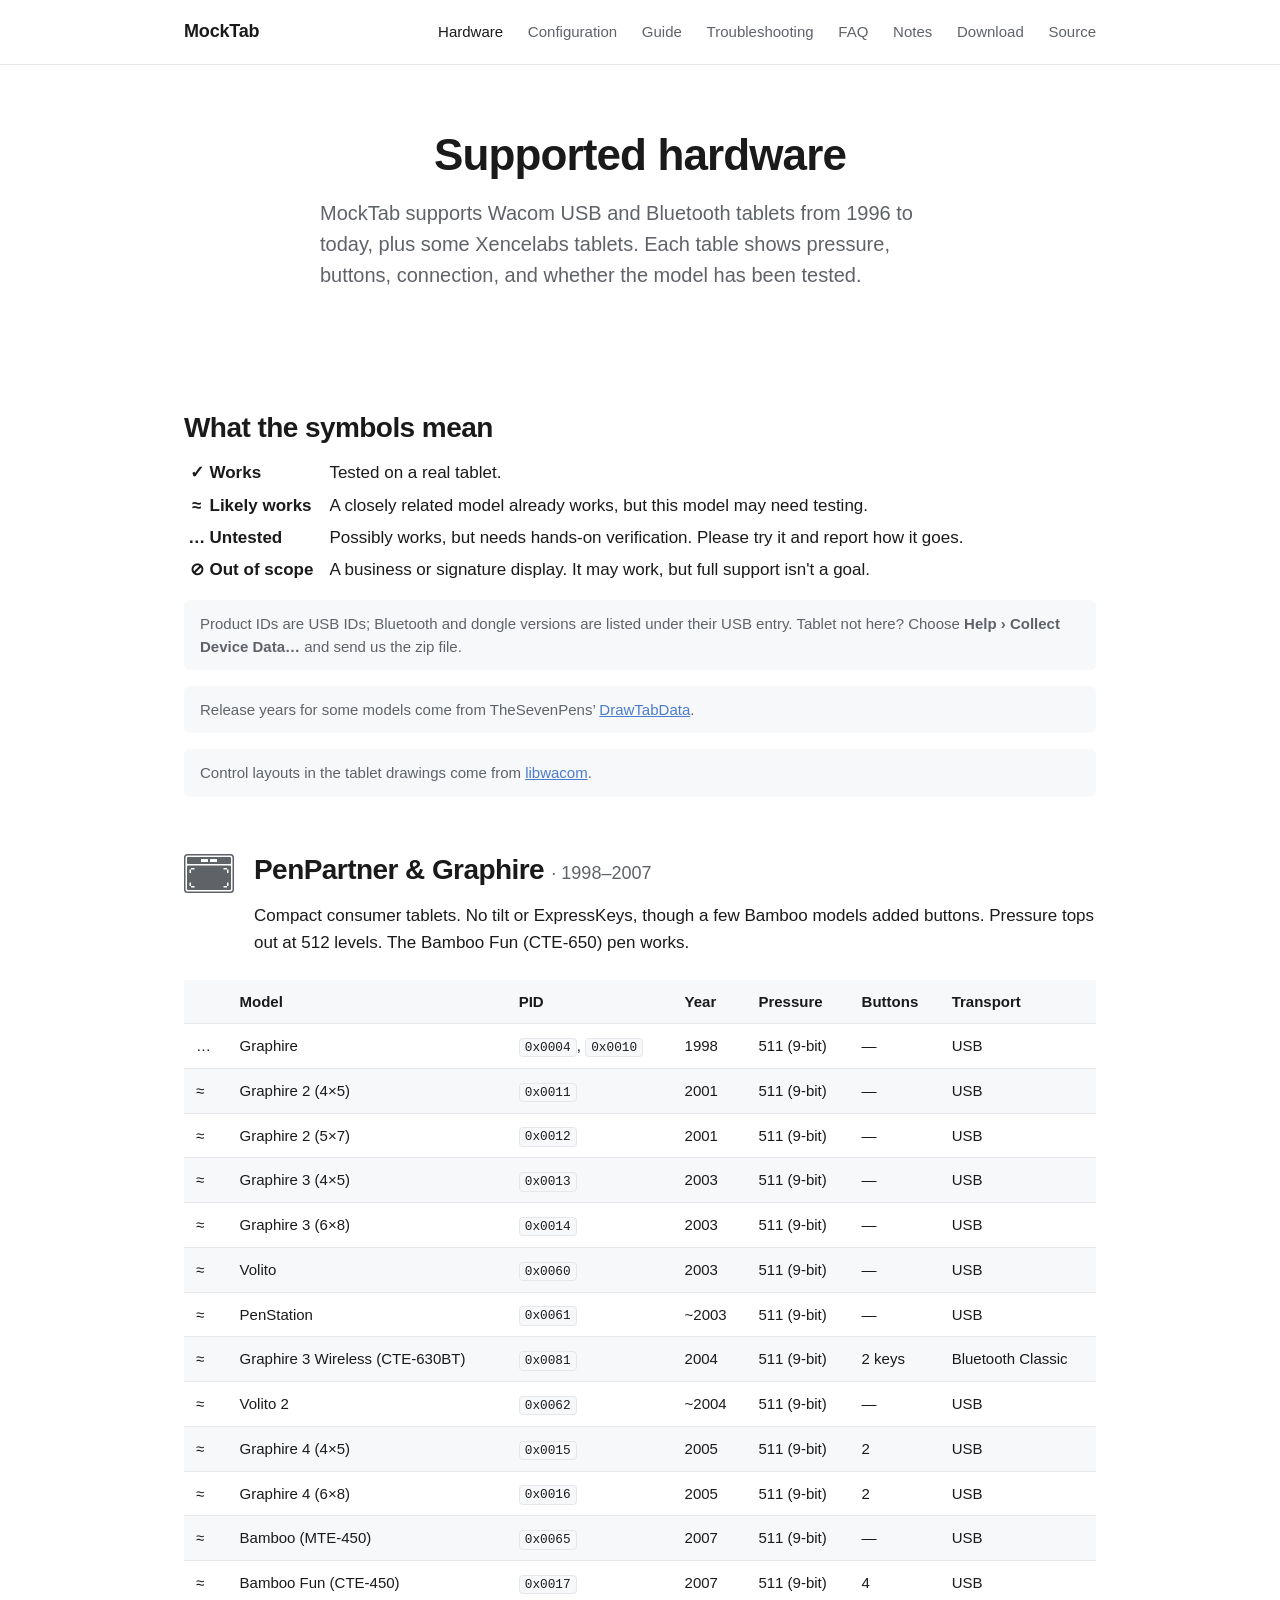
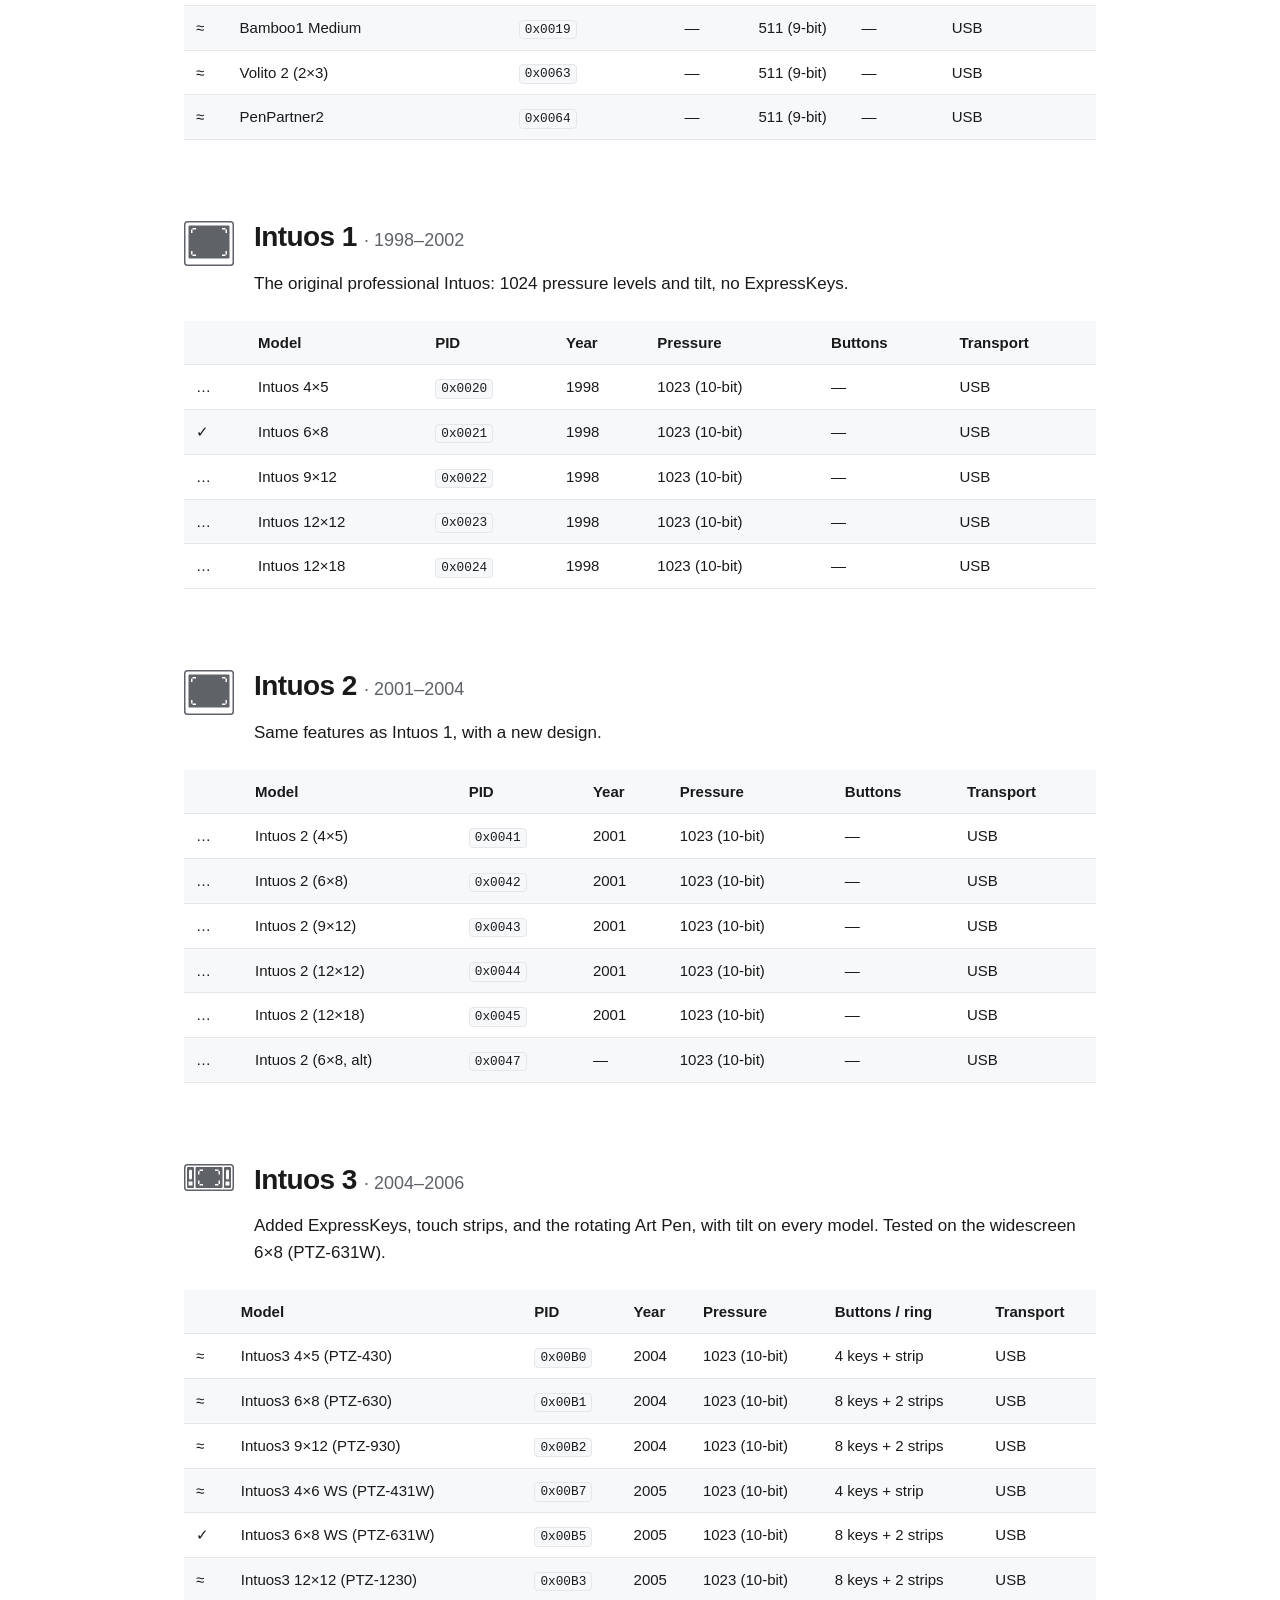
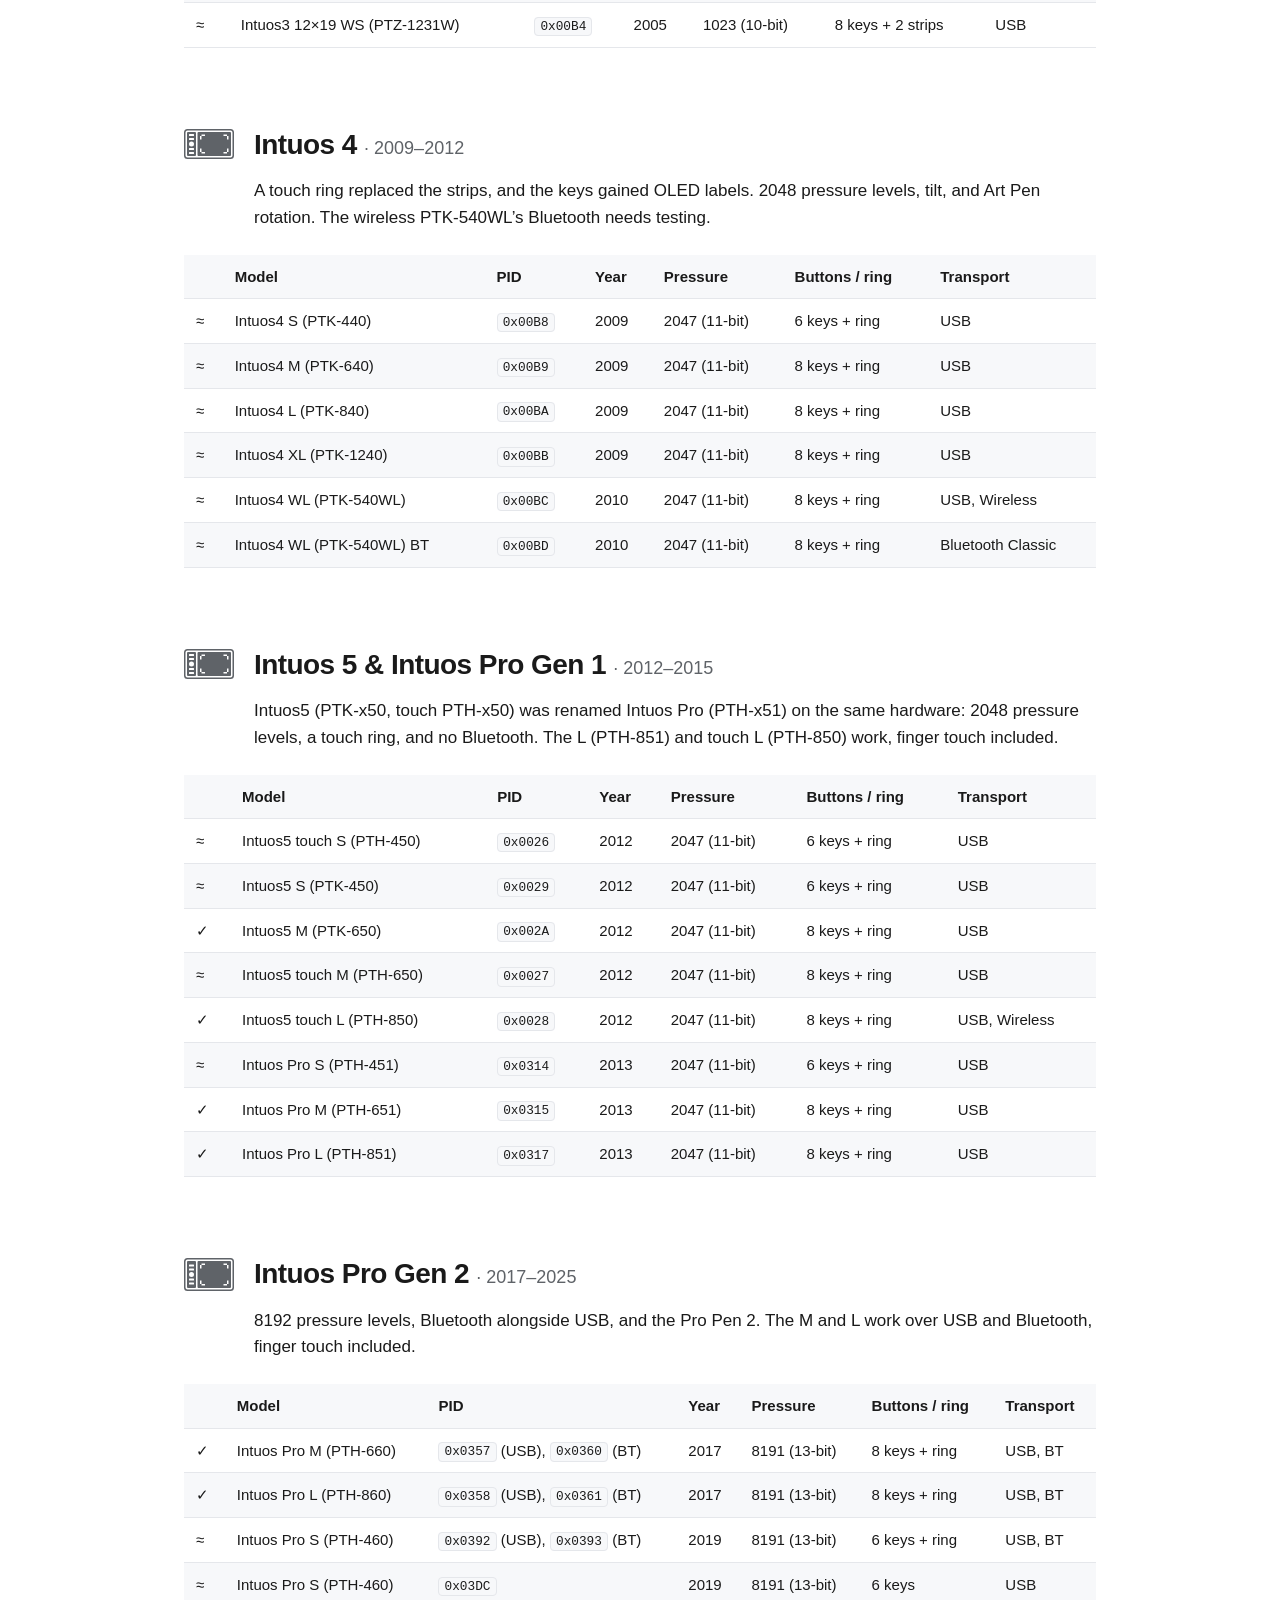
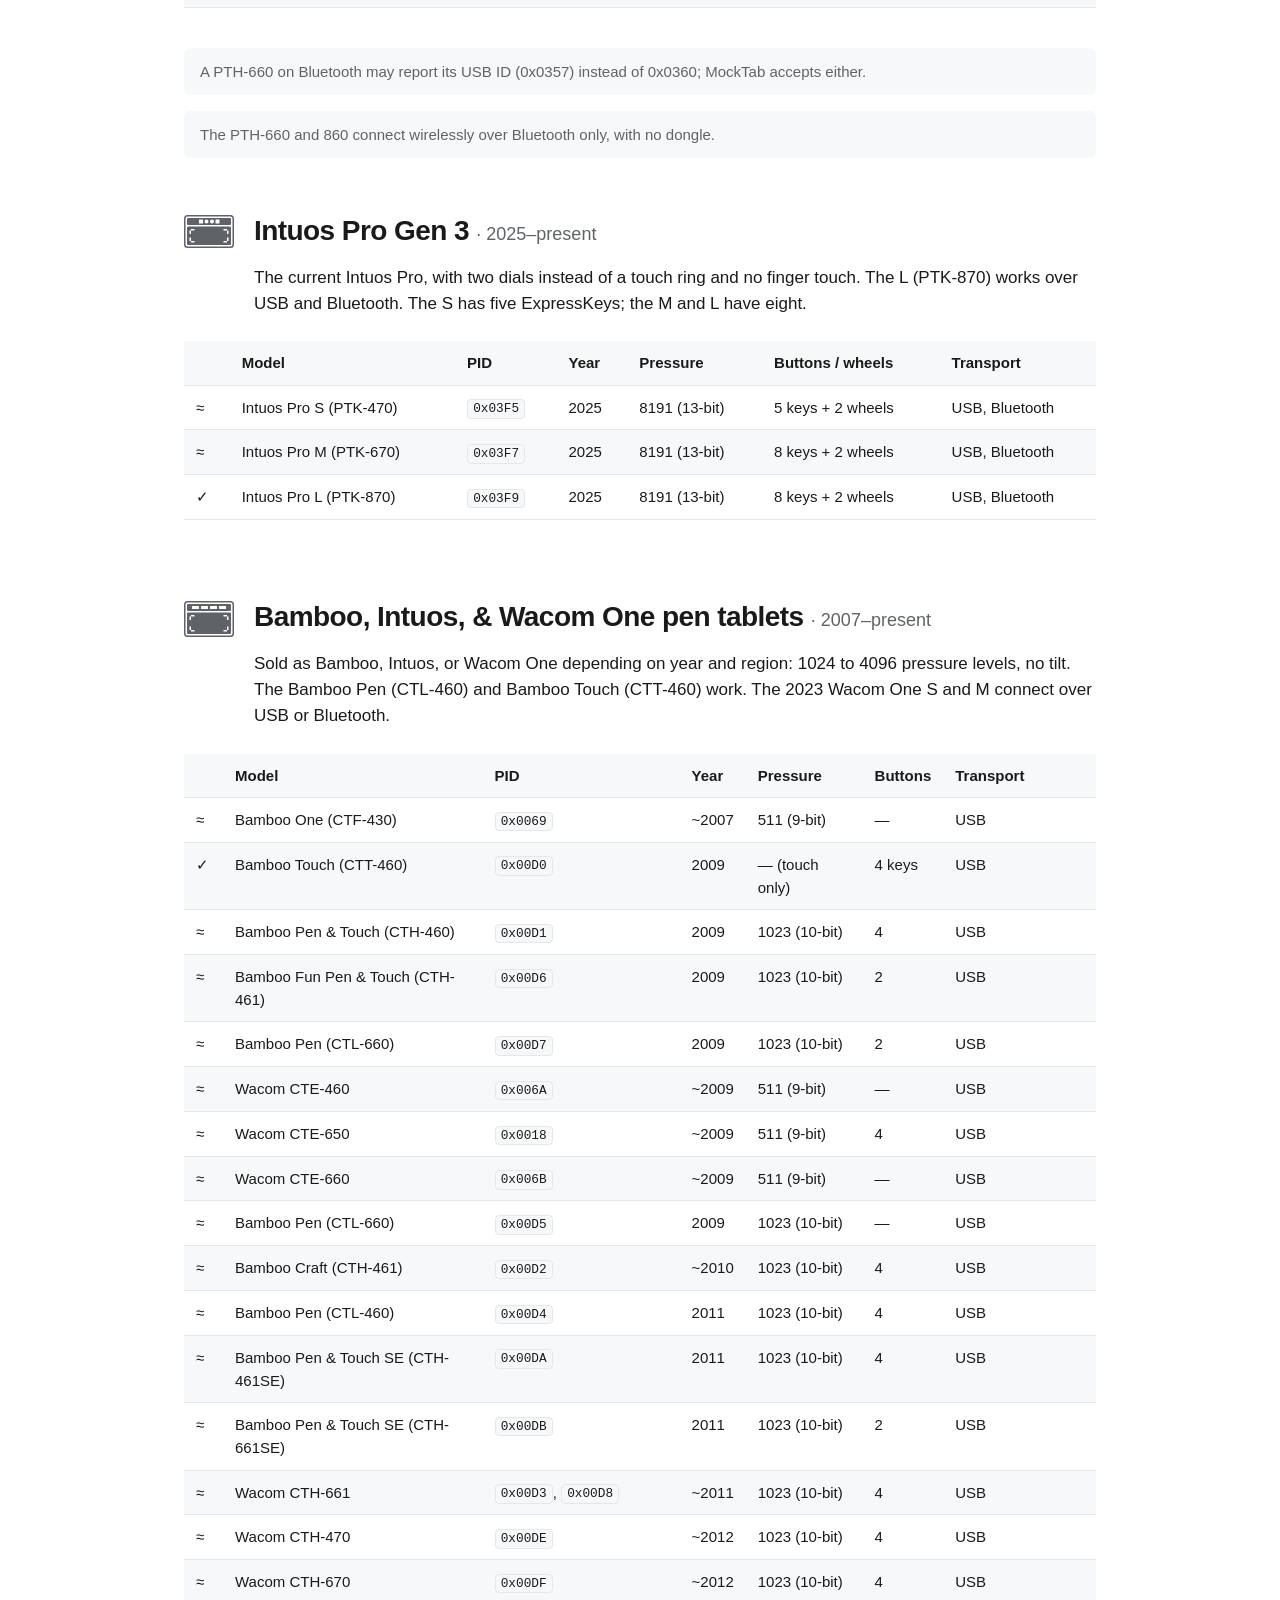
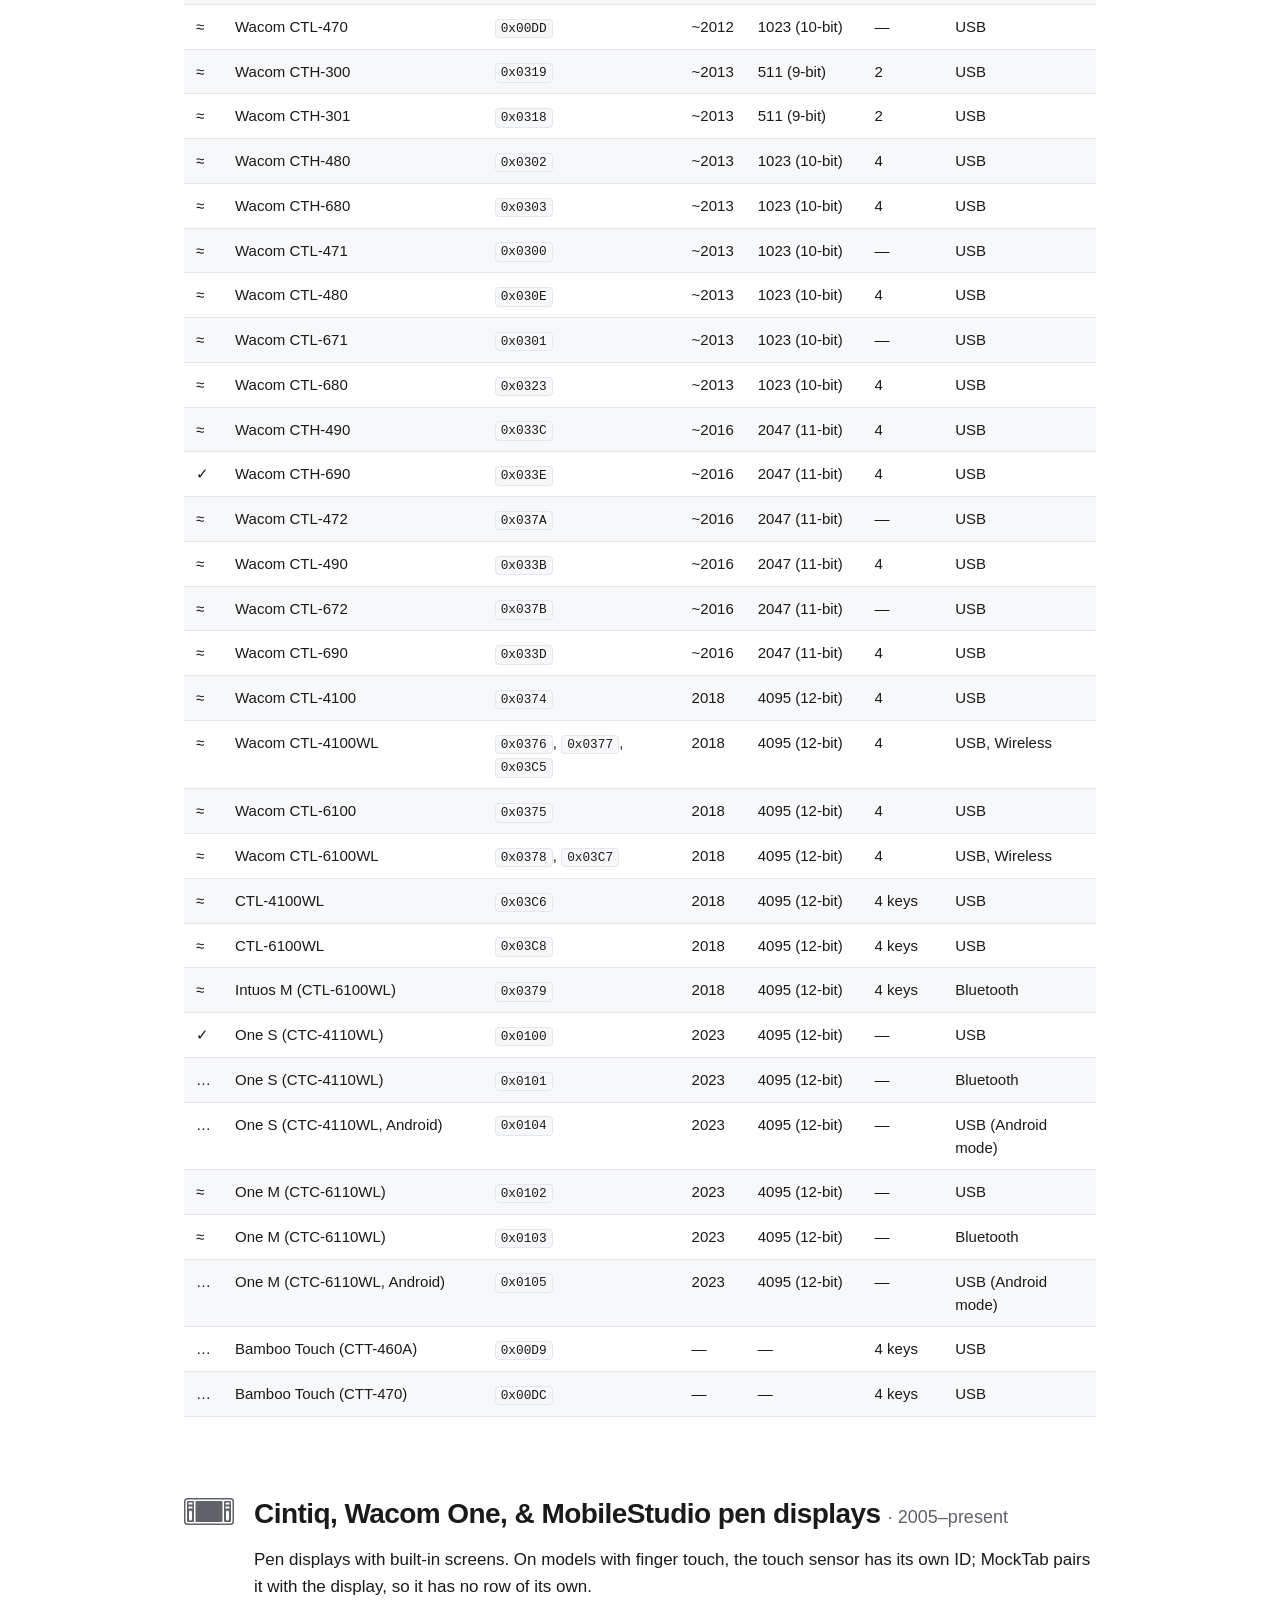
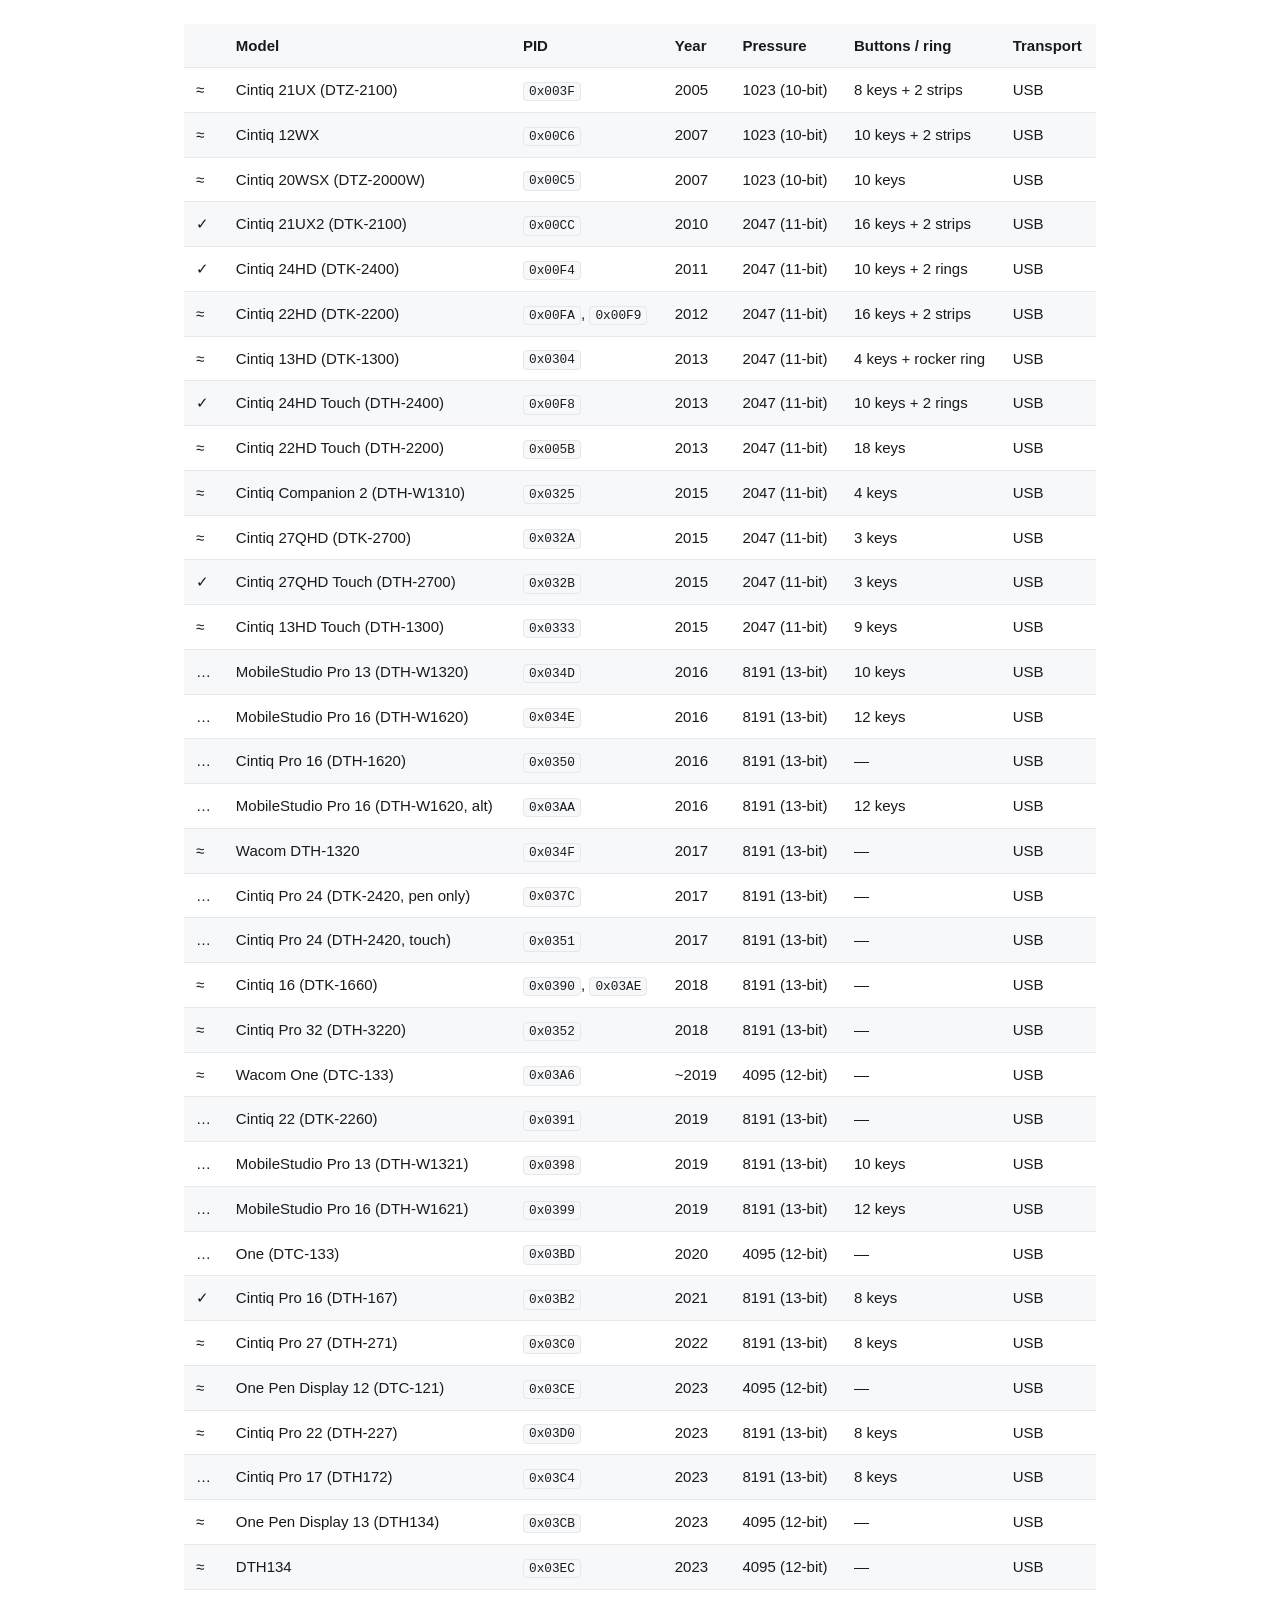
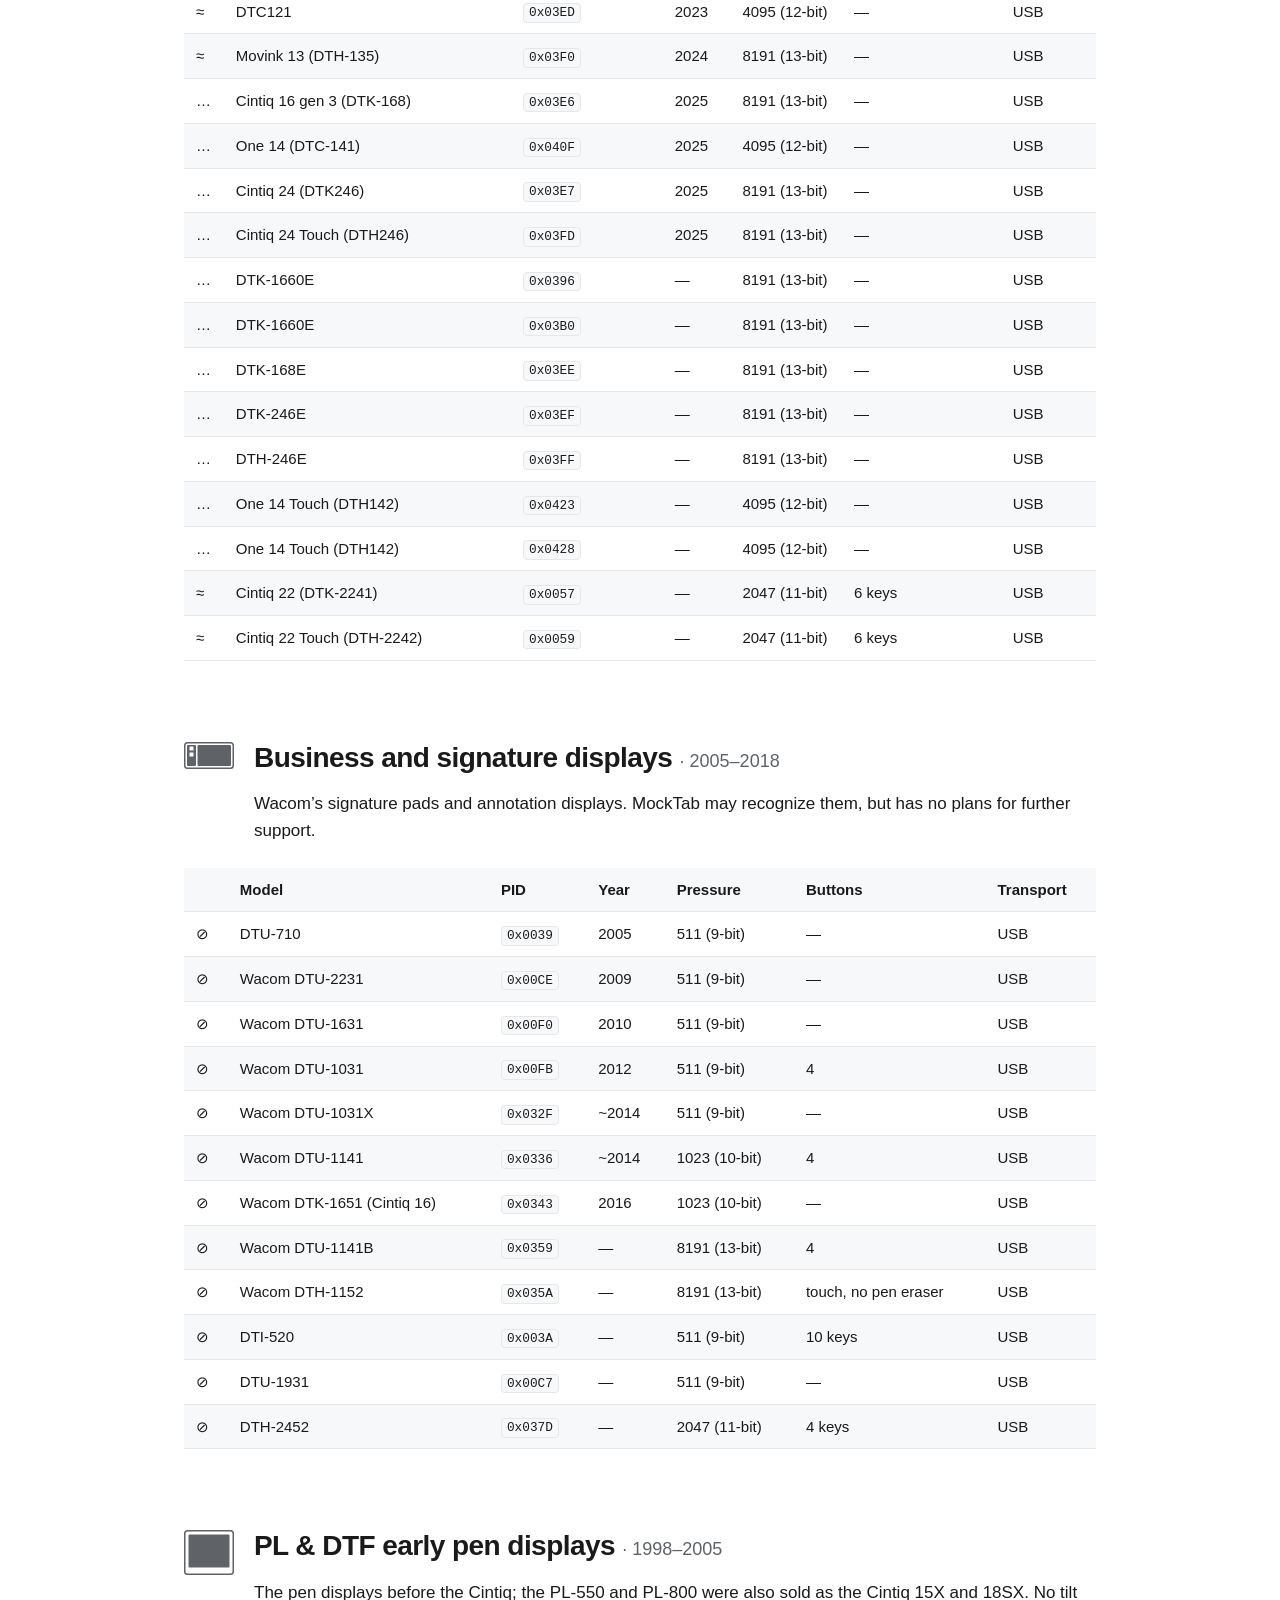
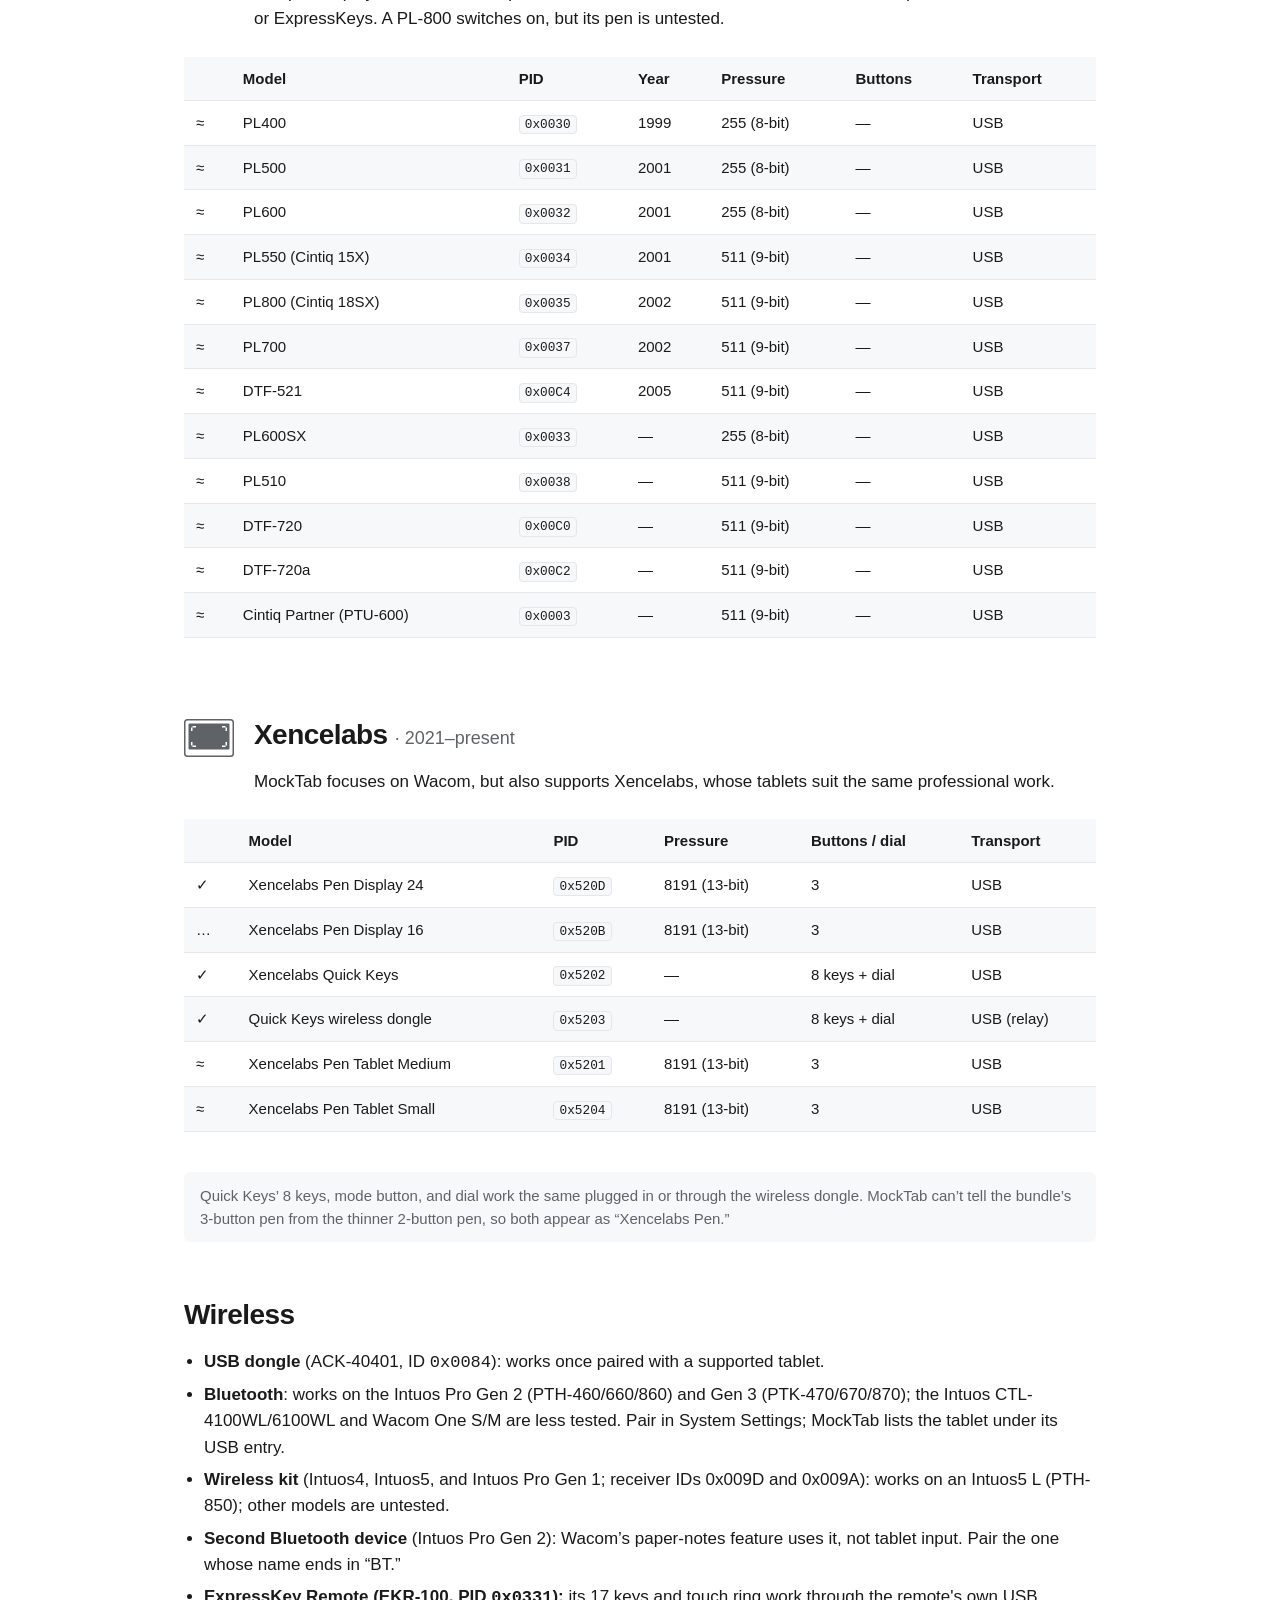
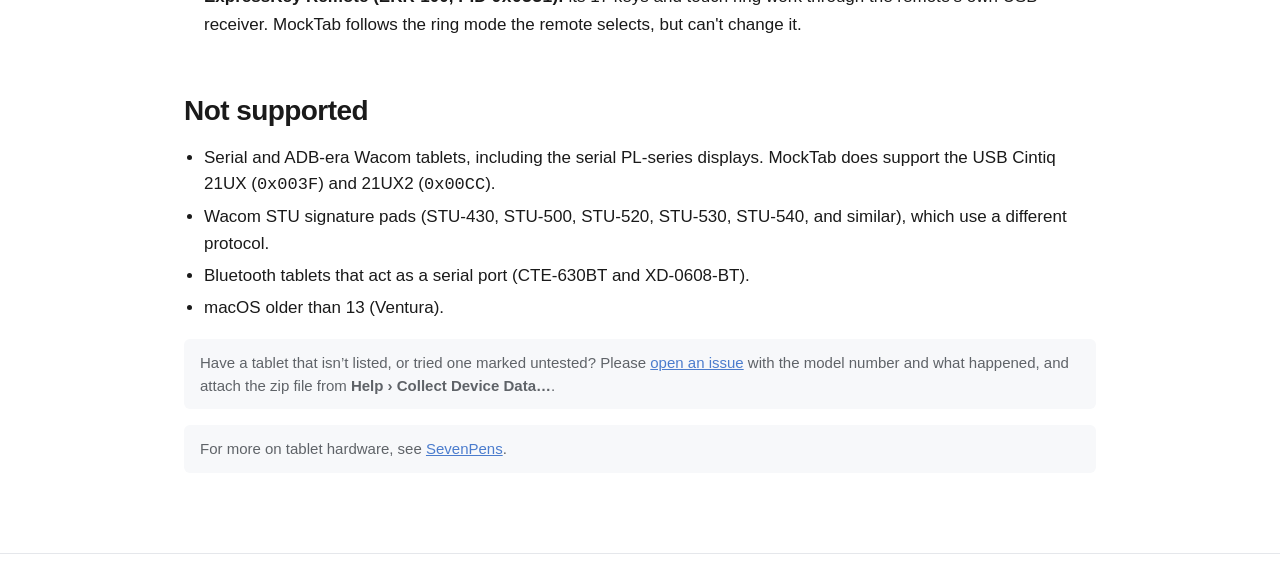
<file: hardware.html>
<!doctype html>
<html lang="en">
    <head>
        <meta charset="utf-8" />
        <meta name="viewport" content="width=device-width, initial-scale=1" />
        <title>Supported hardware &mdash; MockTab</title>
        <meta
            name="description"
            content="Wacom tablet models that work with MockTab — Intuos, Intuos Pro, Cintiq, Bamboo, and Graphire families, plus the Xencelabs Pen Display bundle, with notes on verified and partial support."
        />
        <link rel="stylesheet" href="css/style.css" />
        <link rel="canonical" href="https://mocktab.org/hardware.html" />
        <!-- Favicon -->
        <link
            rel="icon"
            type="image/svg+xml"
            href="/images/favicon/favicon-light.svg"
            media="(prefers-color-scheme: light)"
        />
        <link
            rel="icon"
            type="image/svg+xml"
            href="/images/favicon/favicon-dark.svg"
            media="(prefers-color-scheme: dark)"
        />
        <link
            rel="mask-icon"
            href="/images/favicon/safari-pinned-tab.svg"
            color="#00696f"
        />
    </head>
    <body>
        <a href="#main" class="skip-link">Skip to main content</a>

        <header class="site">
            <div class="wrap">
                <a href="/" class="brand">MockTab</a>
                <nav aria-label="Primary">
                    <a href="/hardware.html" aria-current="page">Hardware</a>
                    <a href="/configuration.html">Configuration</a>
                    <a href="/guide.html">Guide</a>
                    <a href="/troubleshooting.html">Troubleshooting</a>
                    <a href="/#faq">FAQ</a>
                    <a href="/notes/">Notes</a>
                    <a href="https://github.com/Cyzor/tablet-driver/releases"
                        >Download</a
                    >
                    <a href="https://github.com/Cyzor/tablet-driver">Source</a>
                </nav>
            </div>
        </header>

        <main id="main">
            <section class="hero wrap">
                <h1>Supported hardware</h1>
                <p class="lede">
                    MockTab supports Wacom USB and Bluetooth tablets from 1996 to today, plus some Xencelabs tablets. Each table shows pressure, buttons, connection, and whether the model has been tested.
                </p>
            </section>

            <section class="wrap">
                <h2>What the symbols mean</h2>
                <dl class="legend">
                    <dt><span class="legend-mark" aria-hidden="true">&#10003;</span>Works</dt>
                    <dd>Tested on a real tablet.</dd>
                    <dt><span class="legend-mark" aria-hidden="true">&#8776;</span>Likely works</dt>
                    <dd>A closely related model already works, but this model may need testing.</dd>
                    <dt><span class="legend-mark" aria-hidden="true">&#8230;</span>Untested</dt>
                    <dd>Possibly works, but needs hands-on verification. Please try it and report how it goes.</dd>
                    <dt><span class="legend-mark" aria-hidden="true">&#8856;</span>Out of scope</dt>
                    <dd>A business or signature display. It may work, but full support isn't a goal.</dd>
                </dl>
                <p class="note">
                    Product IDs are USB IDs; Bluetooth and dongle versions are listed under their USB entry. Tablet not here? Choose <strong>Help › Collect Device Data…</strong> and send us the zip file.
                </p>
                <p class="note">
                    Release years for some models come from TheSevenPens&rsquo; <a href="https://github.com/TheSevenPens/DrawTabData">DrawTabData</a>.
                </p>
                <p class="note">
                    Control layouts in the tablet drawings come from <a href="https://github.com/linuxwacom/libwacom">libwacom</a>.
                </p>
            </section>

            <section class="wrap">
                <div class="family" id="graphire">
                    <div class="family-glyph"><!-- glyph:graphire --><svg xmlns="http://www.w3.org/2000/svg" viewBox="0 0 100 78" width="50" height="39" aria-hidden="true" focusable="false"><path fill="currentColor" fill-rule="evenodd" d="M7 0h86a7 7 0 0 1 7 7v64a7 7 0 0 1 -7 7h-86a7 7 0 0 1 -7 -7v-64a7 7 0 0 1 7 -7zM7 3h86a4 4 0 0 1 4 4v64a4 4 0 0 1 -4 4h-86a4 4 0 0 1 -4 -4v-64a4 4 0 0 1 4 -4zM8 6h84a2 2 0 0 1 2 2v10a2 2 0 0 1 -2 2h-84a2 2 0 0 1 -2 -2v-10a2 2 0 0 1 2 -2zM8 23h84a2 2 0 0 1 2 2v45a2 2 0 0 1 -2 2h-84a2 2 0 0 1 -2 -2v-45a2 2 0 0 1 2 -2zM35 10h12a1 1 0 0 1 1 1v4a1 1 0 0 1 -1 1h-12a1 1 0 0 1 -1 -1v-4a1 1 0 0 1 1 -1zM53 10h12a1 1 0 0 1 1 1v4a1 1 0 0 1 -1 1h-12a1 1 0 0 1 -1 -1v-4a1 1 0 0 1 1 -1zM11 28h10v3h-10zM11 28h3v10h-3zM79 28h10v3h-10zM86 28h3v10h-3zM11 64h10v3h-10zM11 57h3v10h-3zM79 64h10v3h-10zM86 57h3v10h-3z"/></svg><!-- /glyph:graphire --></div>
                    <div>
                        <h2>
                            PenPartner &amp; Graphire
                            <span class="muted-h">&middot; 1998–2007</span>
                        </h2>
                        <p>
                            Compact consumer tablets. No tilt or ExpressKeys, though a few Bamboo models added buttons. Pressure tops out at 512 levels. The Bamboo Fun (CTE-650) pen works.
                        </p>
                    </div>
                </div>
                <div class="table-scroll">
                    <table class="matrix">
                        <thead>
                            <tr>
                                <th scope="col">
                                    <span class="visually-hidden">Status</span>
                                </th>
                                <th scope="col">Model</th>
                                <th scope="col">PID</th>
                                <th scope="col">Year</th>
                                <th scope="col">Pressure</th>
                                <th scope="col">Buttons</th>
                                <th scope="col">Transport</th>
                            </tr>
                        </thead>
                        <tbody>
<!-- hardware:graphire -->
                            <tr>
                                <td>
                                    <span class="visually-hidden"
                                        >Untested</span
                                    ><span aria-hidden="true">&#8230;</span>
                                </td>
                                <td>Graphire</td>
                                <td><code>0x0004</code>, <code>0x0010</code></td>
                                <td>1998</td>
                                <td>511 (9-bit)</td>
                                <td>—</td>
                                <td>USB</td>
                            </tr>
                            <tr>
                                <td>
                                    <span class="visually-hidden"
                                        >Likely works</span
                                    ><span aria-hidden="true">&#8776;</span>
                                </td>
                                <td>Graphire 2 (4×5)</td>
                                <td><code>0x0011</code></td>
                                <td>2001</td>
                                <td>511 (9-bit)</td>
                                <td>—</td>
                                <td>USB</td>
                            </tr>
                            <tr>
                                <td>
                                    <span class="visually-hidden"
                                        >Likely works</span
                                    ><span aria-hidden="true">&#8776;</span>
                                </td>
                                <td>Graphire 2 (5×7)</td>
                                <td><code>0x0012</code></td>
                                <td>2001</td>
                                <td>511 (9-bit)</td>
                                <td>—</td>
                                <td>USB</td>
                            </tr>
                            <tr>
                                <td>
                                    <span class="visually-hidden"
                                        >Likely works</span
                                    ><span aria-hidden="true">&#8776;</span>
                                </td>
                                <td>Graphire 3 (4×5)</td>
                                <td><code>0x0013</code></td>
                                <td>2003</td>
                                <td>511 (9-bit)</td>
                                <td>—</td>
                                <td>USB</td>
                            </tr>
                            <tr>
                                <td>
                                    <span class="visually-hidden"
                                        >Likely works</span
                                    ><span aria-hidden="true">&#8776;</span>
                                </td>
                                <td>Graphire 3 (6×8)</td>
                                <td><code>0x0014</code></td>
                                <td>2003</td>
                                <td>511 (9-bit)</td>
                                <td>—</td>
                                <td>USB</td>
                            </tr>
                            <tr>
                                <td>
                                    <span class="visually-hidden"
                                        >Likely works</span
                                    ><span aria-hidden="true">&#8776;</span>
                                </td>
                                <td>Volito</td>
                                <td><code>0x0060</code></td>
                                <td>2003</td>
                                <td>511 (9-bit)</td>
                                <td>—</td>
                                <td>USB</td>
                            </tr>
                            <tr>
                                <td>
                                    <span class="visually-hidden"
                                        >Likely works</span
                                    ><span aria-hidden="true">&#8776;</span>
                                </td>
                                <td>PenStation</td>
                                <td><code>0x0061</code></td>
                                <td>~2003</td>
                                <td>511 (9-bit)</td>
                                <td>—</td>
                                <td>USB</td>
                            </tr>
                            <tr>
                                <td>
                                    <span class="visually-hidden"
                                        >Likely works</span
                                    ><span aria-hidden="true">&#8776;</span>
                                </td>
                                <td>Graphire 3 Wireless (CTE-630BT)</td>
                                <td><code>0x0081</code></td>
                                <td>2004</td>
                                <td>511 (9-bit)</td>
                                <td>2 keys</td>
                                <td>Bluetooth Classic</td>
                            </tr>
                            <tr>
                                <td>
                                    <span class="visually-hidden"
                                        >Likely works</span
                                    ><span aria-hidden="true">&#8776;</span>
                                </td>
                                <td>Volito 2</td>
                                <td><code>0x0062</code></td>
                                <td>~2004</td>
                                <td>511 (9-bit)</td>
                                <td>—</td>
                                <td>USB</td>
                            </tr>
                            <tr>
                                <td>
                                    <span class="visually-hidden"
                                        >Likely works</span
                                    ><span aria-hidden="true">&#8776;</span>
                                </td>
                                <td>Graphire 4 (4×5)</td>
                                <td><code>0x0015</code></td>
                                <td>2005</td>
                                <td>511 (9-bit)</td>
                                <td>2</td>
                                <td>USB</td>
                            </tr>
                            <tr>
                                <td>
                                    <span class="visually-hidden"
                                        >Likely works</span
                                    ><span aria-hidden="true">&#8776;</span>
                                </td>
                                <td>Graphire 4 (6×8)</td>
                                <td><code>0x0016</code></td>
                                <td>2005</td>
                                <td>511 (9-bit)</td>
                                <td>2</td>
                                <td>USB</td>
                            </tr>
                            <tr>
                                <td>
                                    <span class="visually-hidden"
                                        >Likely works</span
                                    ><span aria-hidden="true">&#8776;</span>
                                </td>
                                <td>Bamboo (MTE-450)</td>
                                <td><code>0x0065</code></td>
                                <td>2007</td>
                                <td>511 (9-bit)</td>
                                <td>—</td>
                                <td>USB</td>
                            </tr>
                            <tr>
                                <td>
                                    <span class="visually-hidden"
                                        >Likely works</span
                                    ><span aria-hidden="true">&#8776;</span>
                                </td>
                                <td>Bamboo Fun (CTE-450)</td>
                                <td><code>0x0017</code></td>
                                <td>2007</td>
                                <td>511 (9-bit)</td>
                                <td>4</td>
                                <td>USB</td>
                            </tr>
                            <tr>
                                <td>
                                    <span class="visually-hidden"
                                        >Likely works</span
                                    ><span aria-hidden="true">&#8776;</span>
                                </td>
                                <td>Bamboo1 Medium</td>
                                <td><code>0x0019</code></td>
                                <td>—</td>
                                <td>511 (9-bit)</td>
                                <td>—</td>
                                <td>USB</td>
                            </tr>
                            <tr>
                                <td>
                                    <span class="visually-hidden"
                                        >Likely works</span
                                    ><span aria-hidden="true">&#8776;</span>
                                </td>
                                <td>Volito 2 (2×3)</td>
                                <td><code>0x0063</code></td>
                                <td>—</td>
                                <td>511 (9-bit)</td>
                                <td>—</td>
                                <td>USB</td>
                            </tr>
                            <tr>
                                <td>
                                    <span class="visually-hidden"
                                        >Likely works</span
                                    ><span aria-hidden="true">&#8776;</span>
                                </td>
                                <td>PenPartner2</td>
                                <td><code>0x0064</code></td>
                                <td>—</td>
                                <td>511 (9-bit)</td>
                                <td>—</td>
                                <td>USB</td>
                            </tr>
<!-- /hardware:graphire -->
                        </tbody>
                    </table>
                </div>

                <div class="family" id="intuos-1">
                    <div class="family-glyph"><!-- glyph:intuos1 --><svg xmlns="http://www.w3.org/2000/svg" viewBox="0 0 100 90" width="50" height="45" aria-hidden="true" focusable="false"><path fill="currentColor" fill-rule="evenodd" d="M7 0h86a7 7 0 0 1 7 7v76a7 7 0 0 1 -7 7h-86a7 7 0 0 1 -7 -7v-76a7 7 0 0 1 7 -7zM7 3h86a4 4 0 0 1 4 4v76a4 4 0 0 1 -4 4h-86a4 4 0 0 1 -4 -4v-76a4 4 0 0 1 4 -4zM11 9h78a2 2 0 0 1 2 2v62a2 2 0 0 1 -2 2h-78a2 2 0 0 1 -2 -2v-62a2 2 0 0 1 2 -2zM14 14h10v3h-10zM14 14h3v10h-3zM76 14h10v3h-10zM83 14h3v10h-3zM14 67h10v3h-10zM14 60h3v10h-3zM76 67h10v3h-10zM83 60h3v10h-3z"/></svg><!-- /glyph:intuos1 --></div>
                    <div>
                        <h2>
                            Intuos 1
                            <span class="muted-h">&middot; 1998–2002</span>
                        </h2>
                        <p>
                            The original professional Intuos: 1024 pressure levels and tilt, no ExpressKeys.
                        </p>
                    </div>
                </div>
                <div class="table-scroll">
                    <table class="matrix">
                        <thead>
                            <tr>
                                <th scope="col">
                                    <span class="visually-hidden">Status</span>
                                </th>
                                <th scope="col">Model</th>
                                <th scope="col">PID</th>
                                <th scope="col">Year</th>
                                <th scope="col">Pressure</th>
                                <th scope="col">Buttons</th>
                                <th scope="col">Transport</th>
                            </tr>
                        </thead>
                        <tbody>
<!-- hardware:intuos1 -->
                            <tr>
                                <td>
                                    <span class="visually-hidden"
                                        >Untested</span
                                    ><span aria-hidden="true">&#8230;</span>
                                </td>
                                <td>Intuos 4×5</td>
                                <td><code>0x0020</code></td>
                                <td>1998</td>
                                <td>1023 (10-bit)</td>
                                <td>—</td>
                                <td>USB</td>
                            </tr>
                            <tr>
                                <td>
                                    <span class="visually-hidden"
                                        >Works</span
                                    ><span aria-hidden="true">&#10003;</span>
                                </td>
                                <td>Intuos 6×8</td>
                                <td><code>0x0021</code></td>
                                <td>1998</td>
                                <td>1023 (10-bit)</td>
                                <td>—</td>
                                <td>USB</td>
                            </tr>
                            <tr>
                                <td>
                                    <span class="visually-hidden"
                                        >Untested</span
                                    ><span aria-hidden="true">&#8230;</span>
                                </td>
                                <td>Intuos 9×12</td>
                                <td><code>0x0022</code></td>
                                <td>1998</td>
                                <td>1023 (10-bit)</td>
                                <td>—</td>
                                <td>USB</td>
                            </tr>
                            <tr>
                                <td>
                                    <span class="visually-hidden"
                                        >Untested</span
                                    ><span aria-hidden="true">&#8230;</span>
                                </td>
                                <td>Intuos 12×12</td>
                                <td><code>0x0023</code></td>
                                <td>1998</td>
                                <td>1023 (10-bit)</td>
                                <td>—</td>
                                <td>USB</td>
                            </tr>
                            <tr>
                                <td>
                                    <span class="visually-hidden"
                                        >Untested</span
                                    ><span aria-hidden="true">&#8230;</span>
                                </td>
                                <td>Intuos 12×18</td>
                                <td><code>0x0024</code></td>
                                <td>1998</td>
                                <td>1023 (10-bit)</td>
                                <td>—</td>
                                <td>USB</td>
                            </tr>
<!-- /hardware:intuos1 -->
                        </tbody>
                    </table>
                </div>

                <div class="family" id="intuos-2">
                    <div class="family-glyph"><!-- glyph:intuos2 --><svg xmlns="http://www.w3.org/2000/svg" viewBox="0 0 100 90" width="50" height="45" aria-hidden="true" focusable="false"><path fill="currentColor" fill-rule="evenodd" d="M7 0h86a7 7 0 0 1 7 7v76a7 7 0 0 1 -7 7h-86a7 7 0 0 1 -7 -7v-76a7 7 0 0 1 7 -7zM7 3h86a4 4 0 0 1 4 4v76a4 4 0 0 1 -4 4h-86a4 4 0 0 1 -4 -4v-76a4 4 0 0 1 4 -4zM11 9h78a2 2 0 0 1 2 2v62a2 2 0 0 1 -2 2h-78a2 2 0 0 1 -2 -2v-62a2 2 0 0 1 2 -2zM14 14h10v3h-10zM14 14h3v10h-3zM76 14h10v3h-10zM83 14h3v10h-3zM14 67h10v3h-10zM14 60h3v10h-3zM76 67h10v3h-10zM83 60h3v10h-3z"/></svg><!-- /glyph:intuos2 --></div>
                    <div>
                        <h2>
                            Intuos 2
                            <span class="muted-h">&middot; 2001–2004</span>
                        </h2>
                        <p>
                            Same features as Intuos 1, with a new design.
                        </p>
                    </div>
                </div>
                <div class="table-scroll">
                    <table class="matrix">
                        <thead>
                            <tr>
                                <th scope="col">
                                    <span class="visually-hidden">Status</span>
                                </th>
                                <th scope="col">Model</th>
                                <th scope="col">PID</th>
                                <th scope="col">Year</th>
                                <th scope="col">Pressure</th>
                                <th scope="col">Buttons</th>
                                <th scope="col">Transport</th>
                            </tr>
                        </thead>
                        <tbody>
<!-- hardware:intuos2 -->
                            <tr>
                                <td>
                                    <span class="visually-hidden"
                                        >Untested</span
                                    ><span aria-hidden="true">&#8230;</span>
                                </td>
                                <td>Intuos 2 (4×5)</td>
                                <td><code>0x0041</code></td>
                                <td>2001</td>
                                <td>1023 (10-bit)</td>
                                <td>—</td>
                                <td>USB</td>
                            </tr>
                            <tr>
                                <td>
                                    <span class="visually-hidden"
                                        >Untested</span
                                    ><span aria-hidden="true">&#8230;</span>
                                </td>
                                <td>Intuos 2 (6×8)</td>
                                <td><code>0x0042</code></td>
                                <td>2001</td>
                                <td>1023 (10-bit)</td>
                                <td>—</td>
                                <td>USB</td>
                            </tr>
                            <tr>
                                <td>
                                    <span class="visually-hidden"
                                        >Untested</span
                                    ><span aria-hidden="true">&#8230;</span>
                                </td>
                                <td>Intuos 2 (9×12)</td>
                                <td><code>0x0043</code></td>
                                <td>2001</td>
                                <td>1023 (10-bit)</td>
                                <td>—</td>
                                <td>USB</td>
                            </tr>
                            <tr>
                                <td>
                                    <span class="visually-hidden"
                                        >Untested</span
                                    ><span aria-hidden="true">&#8230;</span>
                                </td>
                                <td>Intuos 2 (12×12)</td>
                                <td><code>0x0044</code></td>
                                <td>2001</td>
                                <td>1023 (10-bit)</td>
                                <td>—</td>
                                <td>USB</td>
                            </tr>
                            <tr>
                                <td>
                                    <span class="visually-hidden"
                                        >Untested</span
                                    ><span aria-hidden="true">&#8230;</span>
                                </td>
                                <td>Intuos 2 (12×18)</td>
                                <td><code>0x0045</code></td>
                                <td>2001</td>
                                <td>1023 (10-bit)</td>
                                <td>—</td>
                                <td>USB</td>
                            </tr>
                            <tr>
                                <td>
                                    <span class="visually-hidden"
                                        >Untested</span
                                    ><span aria-hidden="true">&#8230;</span>
                                </td>
                                <td>Intuos 2 (6×8, alt)</td>
                                <td><code>0x0047</code></td>
                                <td>—</td>
                                <td>1023 (10-bit)</td>
                                <td>—</td>
                                <td>USB</td>
                            </tr>
<!-- /hardware:intuos2 -->
                        </tbody>
                    </table>
                </div>

                <div class="family" id="intuos-3">
                    <div class="family-glyph"><!-- glyph:intuos3 --><svg xmlns="http://www.w3.org/2000/svg" viewBox="0 0 100 54" width="50" height="27" aria-hidden="true" focusable="false"><path fill="currentColor" fill-rule="evenodd" d="M7 0h86a7 7 0 0 1 7 7v40a7 7 0 0 1 -7 7h-86a7 7 0 0 1 -7 -7v-40a7 7 0 0 1 7 -7zM7 3h86a4 4 0 0 1 4 4v40a4 4 0 0 1 -4 4h-86a4 4 0 0 1 -4 -4v-40a4 4 0 0 1 4 -4zM8 6h10a2 2 0 0 1 2 2v38a2 2 0 0 1 -2 2h-10a2 2 0 0 1 -2 -2v-38a2 2 0 0 1 2 -2zM82 6h10a2 2 0 0 1 2 2v38a2 2 0 0 1 -2 2h-10a2 2 0 0 1 -2 -2v-38a2 2 0 0 1 2 -2zM25 6h50a2 2 0 0 1 2 2v38a2 2 0 0 1 -2 2h-50a2 2 0 0 1 -2 -2v-38a2 2 0 0 1 2 -2zM13 11h0a3 3 0 0 1 3 3v14a3 3 0 0 1 -3 3h-0a3 3 0 0 1 -3 -3v-14a3 3 0 0 1 3 -3zM10 35h6a1 1 0 0 1 1 1v6a1 1 0 0 1 -1 1h-6a1 1 0 0 1 -1 -1v-6a1 1 0 0 1 1 -1zM87 11h0a3 3 0 0 1 3 3v14a3 3 0 0 1 -3 3h-0a3 3 0 0 1 -3 -3v-14a3 3 0 0 1 3 -3zM84 35h6a1 1 0 0 1 1 1v6a1 1 0 0 1 -1 1h-6a1 1 0 0 1 -1 -1v-6a1 1 0 0 1 1 -1zM28 11h10v3h-10zM28 11h3v10h-3zM62 11h10v3h-10zM69 11h3v10h-3zM28 40h10v3h-10zM28 33h3v10h-3zM62 40h10v3h-10zM69 33h3v10h-3z"/></svg><!-- /glyph:intuos3 --></div>
                    <div>
                        <h2>
                            Intuos 3
                            <span class="muted-h">&middot; 2004–2006</span>
                        </h2>
                        <p>
                            Added ExpressKeys, touch strips, and the rotating Art Pen, with tilt on every model. Tested on the widescreen 6&times;8 (PTZ-631W).
                        </p>
                    </div>
                </div>
                <div class="table-scroll">
                    <table class="matrix">
                        <thead>
                            <tr>
                                <th scope="col">
                                    <span class="visually-hidden">Status</span>
                                </th>
                                <th scope="col">Model</th>
                                <th scope="col">PID</th>
                                <th scope="col">Year</th>
                                <th scope="col">Pressure</th>
                                <th scope="col">Buttons / ring</th>
                                <th scope="col">Transport</th>
                            </tr>
                        </thead>
                        <tbody>
<!-- hardware:intuos3 -->
                            <tr>
                                <td>
                                    <span class="visually-hidden"
                                        >Likely works</span
                                    ><span aria-hidden="true">&#8776;</span>
                                </td>
                                <td>Intuos3 4×5 (PTZ-430)</td>
                                <td><code>0x00B0</code></td>
                                <td>2004</td>
                                <td>1023 (10-bit)</td>
                                <td>4 keys + strip</td>
                                <td>USB</td>
                            </tr>
                            <tr>
                                <td>
                                    <span class="visually-hidden"
                                        >Likely works</span
                                    ><span aria-hidden="true">&#8776;</span>
                                </td>
                                <td>Intuos3 6×8 (PTZ-630)</td>
                                <td><code>0x00B1</code></td>
                                <td>2004</td>
                                <td>1023 (10-bit)</td>
                                <td>8 keys + 2 strips</td>
                                <td>USB</td>
                            </tr>
                            <tr>
                                <td>
                                    <span class="visually-hidden"
                                        >Likely works</span
                                    ><span aria-hidden="true">&#8776;</span>
                                </td>
                                <td>Intuos3 9×12 (PTZ-930)</td>
                                <td><code>0x00B2</code></td>
                                <td>2004</td>
                                <td>1023 (10-bit)</td>
                                <td>8 keys + 2 strips</td>
                                <td>USB</td>
                            </tr>
                            <tr>
                                <td>
                                    <span class="visually-hidden"
                                        >Likely works</span
                                    ><span aria-hidden="true">&#8776;</span>
                                </td>
                                <td>Intuos3 4×6 WS (PTZ-431W)</td>
                                <td><code>0x00B7</code></td>
                                <td>2005</td>
                                <td>1023 (10-bit)</td>
                                <td>4 keys + strip</td>
                                <td>USB</td>
                            </tr>
                            <tr>
                                <td>
                                    <span class="visually-hidden"
                                        >Works</span
                                    ><span aria-hidden="true">&#10003;</span>
                                </td>
                                <td>Intuos3 6×8 WS (PTZ-631W)</td>
                                <td><code>0x00B5</code></td>
                                <td>2005</td>
                                <td>1023 (10-bit)</td>
                                <td>8 keys + 2 strips</td>
                                <td>USB</td>
                            </tr>
                            <tr>
                                <td>
                                    <span class="visually-hidden"
                                        >Likely works</span
                                    ><span aria-hidden="true">&#8776;</span>
                                </td>
                                <td>Intuos3 12×12 (PTZ-1230)</td>
                                <td><code>0x00B3</code></td>
                                <td>2005</td>
                                <td>1023 (10-bit)</td>
                                <td>8 keys + 2 strips</td>
                                <td>USB</td>
                            </tr>
                            <tr>
                                <td>
                                    <span class="visually-hidden"
                                        >Likely works</span
                                    ><span aria-hidden="true">&#8776;</span>
                                </td>
                                <td>Intuos3 12×19 WS (PTZ-1231W)</td>
                                <td><code>0x00B4</code></td>
                                <td>2005</td>
                                <td>1023 (10-bit)</td>
                                <td>8 keys + 2 strips</td>
                                <td>USB</td>
                            </tr>
<!-- /hardware:intuos3 -->
                        </tbody>
                    </table>
                </div>

                <div class="family" id="intuos-4">
                    <div class="family-glyph"><!-- glyph:intuos4 --><svg xmlns="http://www.w3.org/2000/svg" viewBox="0 0 100 60" width="50" height="30" aria-hidden="true" focusable="false"><path fill="currentColor" fill-rule="evenodd" d="M7 0h86a7 7 0 0 1 7 7v46a7 7 0 0 1 -7 7h-86a7 7 0 0 1 -7 -7v-46a7 7 0 0 1 7 -7zM7 3h86a4 4 0 0 1 4 4v46a4 4 0 0 1 -4 4h-86a4 4 0 0 1 -4 -4v-46a4 4 0 0 1 4 -4zM8 6h14a2 2 0 0 1 2 2v44a2 2 0 0 1 -2 2h-14a2 2 0 0 1 -2 -2v-44a2 2 0 0 1 2 -2zM29 6h63a2 2 0 0 1 2 2v44a2 2 0 0 1 -2 2h-63a2 2 0 0 1 -2 -2v-44a2 2 0 0 1 2 -2zM11 10h8a1 1 0 0 1 1 1v2a1 1 0 0 1 -1 1h-8a1 1 0 0 1 -1 -1v-2a1 1 0 0 1 1 -1zM11 18h8a1 1 0 0 1 1 1v2a1 1 0 0 1 -1 1h-8a1 1 0 0 1 -1 -1v-2a1 1 0 0 1 1 -1zM15 25h0a5 5 0 0 1 5 5v0a5 5 0 0 1 -5 5h-0a5 5 0 0 1 -5 -5v-0a5 5 0 0 1 5 -5zM11 38h8a1 1 0 0 1 1 1v2a1 1 0 0 1 -1 1h-8a1 1 0 0 1 -1 -1v-2a1 1 0 0 1 1 -1zM11 46h8a1 1 0 0 1 1 1v2a1 1 0 0 1 -1 1h-8a1 1 0 0 1 -1 -1v-2a1 1 0 0 1 1 -1zM32 11h10v3h-10zM32 11h3v10h-3zM79 11h10v3h-10zM86 11h3v10h-3zM32 46h10v3h-10zM32 39h3v10h-3zM79 46h10v3h-10zM86 39h3v10h-3z"/></svg><!-- /glyph:intuos4 --></div>
                    <div>
                        <h2>
                            Intuos 4
                            <span class="muted-h">&middot; 2009–2012</span>
                        </h2>
                        <p>
                            A touch ring replaced the strips, and the keys gained OLED labels. 2048 pressure levels, tilt, and Art Pen rotation. The wireless PTK-540WL&rsquo;s Bluetooth needs testing.
                        </p>
                    </div>
                </div>
                <div class="table-scroll">
                    <table class="matrix">
                        <thead>
                            <tr>
                                <th scope="col">
                                    <span class="visually-hidden">Status</span>
                                </th>
                                <th scope="col">Model</th>
                                <th scope="col">PID</th>
                                <th scope="col">Year</th>
                                <th scope="col">Pressure</th>
                                <th scope="col">Buttons / ring</th>
                                <th scope="col">Transport</th>
                            </tr>
                        </thead>
                        <tbody>
<!-- hardware:intuos4 -->
                            <tr>
                                <td>
                                    <span class="visually-hidden"
                                        >Likely works</span
                                    ><span aria-hidden="true">&#8776;</span>
                                </td>
                                <td>Intuos4 S (PTK-440)</td>
                                <td><code>0x00B8</code></td>
                                <td>2009</td>
                                <td>2047 (11-bit)</td>
                                <td>6 keys + ring</td>
                                <td>USB</td>
                            </tr>
                            <tr>
                                <td>
                                    <span class="visually-hidden"
                                        >Likely works</span
                                    ><span aria-hidden="true">&#8776;</span>
                                </td>
                                <td>Intuos4 M (PTK-640)</td>
                                <td><code>0x00B9</code></td>
                                <td>2009</td>
                                <td>2047 (11-bit)</td>
                                <td>8 keys + ring</td>
                                <td>USB</td>
                            </tr>
                            <tr>
                                <td>
                                    <span class="visually-hidden"
                                        >Likely works</span
                                    ><span aria-hidden="true">&#8776;</span>
                                </td>
                                <td>Intuos4 L (PTK-840)</td>
                                <td><code>0x00BA</code></td>
                                <td>2009</td>
                                <td>2047 (11-bit)</td>
                                <td>8 keys + ring</td>
                                <td>USB</td>
                            </tr>
                            <tr>
                                <td>
                                    <span class="visually-hidden"
                                        >Likely works</span
                                    ><span aria-hidden="true">&#8776;</span>
                                </td>
                                <td>Intuos4 XL (PTK-1240)</td>
                                <td><code>0x00BB</code></td>
                                <td>2009</td>
                                <td>2047 (11-bit)</td>
                                <td>8 keys + ring</td>
                                <td>USB</td>
                            </tr>
                            <tr>
                                <td>
                                    <span class="visually-hidden"
                                        >Likely works</span
                                    ><span aria-hidden="true">&#8776;</span>
                                </td>
                                <td>Intuos4 WL (PTK-540WL)</td>
                                <td><code>0x00BC</code></td>
                                <td>2010</td>
                                <td>2047 (11-bit)</td>
                                <td>8 keys + ring</td>
                                <td>USB, Wireless</td>
                            </tr>
                            <tr>
                                <td>
                                    <span class="visually-hidden"
                                        >Likely works</span
                                    ><span aria-hidden="true">&#8776;</span>
                                </td>
                                <td>Intuos4 WL (PTK-540WL) BT</td>
                                <td><code>0x00BD</code></td>
                                <td>2010</td>
                                <td>2047 (11-bit)</td>
                                <td>8 keys + ring</td>
                                <td>Bluetooth Classic</td>
                            </tr>
<!-- /hardware:intuos4 -->
                        </tbody>
                    </table>
                </div>

                <div class="family" id="intuos-5">
                    <div class="family-glyph"><!-- glyph:intuos5 --><svg xmlns="http://www.w3.org/2000/svg" viewBox="0 0 100 60" width="50" height="30" aria-hidden="true" focusable="false"><path fill="currentColor" fill-rule="evenodd" d="M7 0h86a7 7 0 0 1 7 7v46a7 7 0 0 1 -7 7h-86a7 7 0 0 1 -7 -7v-46a7 7 0 0 1 7 -7zM7 3h86a4 4 0 0 1 4 4v46a4 4 0 0 1 -4 4h-86a4 4 0 0 1 -4 -4v-46a4 4 0 0 1 4 -4zM8 6h14a2 2 0 0 1 2 2v44a2 2 0 0 1 -2 2h-14a2 2 0 0 1 -2 -2v-44a2 2 0 0 1 2 -2zM29 6h63a2 2 0 0 1 2 2v44a2 2 0 0 1 -2 2h-63a2 2 0 0 1 -2 -2v-44a2 2 0 0 1 2 -2zM11 10h8a1 1 0 0 1 1 1v2a1 1 0 0 1 -1 1h-8a1 1 0 0 1 -1 -1v-2a1 1 0 0 1 1 -1zM11 18h8a1 1 0 0 1 1 1v2a1 1 0 0 1 -1 1h-8a1 1 0 0 1 -1 -1v-2a1 1 0 0 1 1 -1zM15 25h0a5 5 0 0 1 5 5v0a5 5 0 0 1 -5 5h-0a5 5 0 0 1 -5 -5v-0a5 5 0 0 1 5 -5zM11 38h8a1 1 0 0 1 1 1v2a1 1 0 0 1 -1 1h-8a1 1 0 0 1 -1 -1v-2a1 1 0 0 1 1 -1zM11 46h8a1 1 0 0 1 1 1v2a1 1 0 0 1 -1 1h-8a1 1 0 0 1 -1 -1v-2a1 1 0 0 1 1 -1zM32 11h10v3h-10zM32 11h3v10h-3zM79 11h10v3h-10zM86 11h3v10h-3zM32 46h10v3h-10zM32 39h3v10h-3zM79 46h10v3h-10zM86 39h3v10h-3z"/></svg><!-- /glyph:intuos5 --></div>
                    <div>
                        <h2>
                            Intuos 5 &amp; Intuos Pro Gen 1
                            <span class="muted-h">&middot; 2012–2015</span>
                        </h2>
                        <p>
                            Intuos5 (PTK-x50, touch PTH-x50) was renamed Intuos Pro (PTH-x51) on the same hardware: 2048 pressure levels, a touch ring, and no Bluetooth. The L (PTH-851) and touch L (PTH-850) work, finger touch included.
                        </p>
                    </div>
                </div>
                <div class="table-scroll">
                    <table class="matrix">
                        <thead>
                            <tr>
                                <th scope="col">
                                    <span class="visually-hidden">Status</span>
                                </th>
                                <th scope="col">Model</th>
                                <th scope="col">PID</th>
                                <th scope="col">Year</th>
                                <th scope="col">Pressure</th>
                                <th scope="col">Buttons / ring</th>
                                <th scope="col">Transport</th>
                            </tr>
                        </thead>
                        <tbody>
<!-- hardware:intuos5 -->
                            <tr>
                                <td>
                                    <span class="visually-hidden"
                                        >Likely works</span
                                    ><span aria-hidden="true">&#8776;</span>
                                </td>
                                <td>Intuos5 touch S (PTH-450)</td>
                                <td><code>0x0026</code></td>
                                <td>2012</td>
                                <td>2047 (11-bit)</td>
                                <td>6 keys + ring</td>
                                <td>USB</td>
                            </tr>
                            <tr>
                                <td>
                                    <span class="visually-hidden"
                                        >Likely works</span
                                    ><span aria-hidden="true">&#8776;</span>
                                </td>
                                <td>Intuos5 S (PTK-450)</td>
                                <td><code>0x0029</code></td>
                                <td>2012</td>
                                <td>2047 (11-bit)</td>
                                <td>6 keys + ring</td>
                                <td>USB</td>
                            </tr>
                            <tr>
                                <td>
                                    <span class="visually-hidden"
                                        >Works</span
                                    ><span aria-hidden="true">&#10003;</span>
                                </td>
                                <td>Intuos5 M (PTK-650)</td>
                                <td><code>0x002A</code></td>
                                <td>2012</td>
                                <td>2047 (11-bit)</td>
                                <td>8 keys + ring</td>
                                <td>USB</td>
                            </tr>
                            <tr>
                                <td>
                                    <span class="visually-hidden"
                                        >Likely works</span
                                    ><span aria-hidden="true">&#8776;</span>
                                </td>
                                <td>Intuos5 touch M (PTH-650)</td>
                                <td><code>0x0027</code></td>
                                <td>2012</td>
                                <td>2047 (11-bit)</td>
                                <td>8 keys + ring</td>
                                <td>USB</td>
                            </tr>
                            <tr>
                                <td>
                                    <span class="visually-hidden"
                                        >Works</span
                                    ><span aria-hidden="true">&#10003;</span>
                                </td>
                                <td>Intuos5 touch L (PTH-850)</td>
                                <td><code>0x0028</code></td>
                                <td>2012</td>
                                <td>2047 (11-bit)</td>
                                <td>8 keys + ring</td>
                                <td>USB, Wireless</td>
                            </tr>
                            <tr>
                                <td>
                                    <span class="visually-hidden"
                                        >Likely works</span
                                    ><span aria-hidden="true">&#8776;</span>
                                </td>
                                <td>Intuos Pro S (PTH-451)</td>
                                <td><code>0x0314</code></td>
                                <td>2013</td>
                                <td>2047 (11-bit)</td>
                                <td>6 keys + ring</td>
                                <td>USB</td>
                            </tr>
                            <tr>
                                <td>
                                    <span class="visually-hidden"
                                        >Works</span
                                    ><span aria-hidden="true">&#10003;</span>
                                </td>
                                <td>Intuos Pro M (PTH-651)</td>
                                <td><code>0x0315</code></td>
                                <td>2013</td>
                                <td>2047 (11-bit)</td>
                                <td>8 keys + ring</td>
                                <td>USB</td>
                            </tr>
                            <tr>
                                <td>
                                    <span class="visually-hidden"
                                        >Works</span
                                    ><span aria-hidden="true">&#10003;</span>
                                </td>
                                <td>Intuos Pro L (PTH-851)</td>
                                <td><code>0x0317</code></td>
                                <td>2013</td>
                                <td>2047 (11-bit)</td>
                                <td>8 keys + ring</td>
                                <td>USB</td>
                            </tr>
<!-- /hardware:intuos5 -->
                        </tbody>
                    </table>
                </div>

                <div class="family" id="intuos-pro-gen-2">
                    <div class="family-glyph"><!-- glyph:intuos-pro-gen2 --><svg xmlns="http://www.w3.org/2000/svg" viewBox="0 0 100 66" width="50" height="33" aria-hidden="true" focusable="false"><path fill="currentColor" fill-rule="evenodd" d="M7 0h86a7 7 0 0 1 7 7v52a7 7 0 0 1 -7 7h-86a7 7 0 0 1 -7 -7v-52a7 7 0 0 1 7 -7zM7 3h86a4 4 0 0 1 4 4v52a4 4 0 0 1 -4 4h-86a4 4 0 0 1 -4 -4v-52a4 4 0 0 1 4 -4zM8 6h14a2 2 0 0 1 2 2v50a2 2 0 0 1 -2 2h-14a2 2 0 0 1 -2 -2v-50a2 2 0 0 1 2 -2zM29 6h63a2 2 0 0 1 2 2v50a2 2 0 0 1 -2 2h-63a2 2 0 0 1 -2 -2v-50a2 2 0 0 1 2 -2zM11 13h8a1 1 0 0 1 1 1v2a1 1 0 0 1 -1 1h-8a1 1 0 0 1 -1 -1v-2a1 1 0 0 1 1 -1zM11 21h8a1 1 0 0 1 1 1v2a1 1 0 0 1 -1 1h-8a1 1 0 0 1 -1 -1v-2a1 1 0 0 1 1 -1zM15 28h0a5 5 0 0 1 5 5v0a5 5 0 0 1 -5 5h-0a5 5 0 0 1 -5 -5v-0a5 5 0 0 1 5 -5zM11 41h8a1 1 0 0 1 1 1v2a1 1 0 0 1 -1 1h-8a1 1 0 0 1 -1 -1v-2a1 1 0 0 1 1 -1zM11 49h8a1 1 0 0 1 1 1v2a1 1 0 0 1 -1 1h-8a1 1 0 0 1 -1 -1v-2a1 1 0 0 1 1 -1zM32 11h10v3h-10zM32 11h3v10h-3zM79 11h10v3h-10zM86 11h3v10h-3zM32 52h10v3h-10zM32 45h3v10h-3zM79 52h10v3h-10zM86 45h3v10h-3z"/></svg><!-- /glyph:intuos-pro-gen2 --></div>
                    <div>
                        <h2>
                            Intuos Pro Gen 2
                            <span class="muted-h">&middot; 2017–2025</span>
                        </h2>
                        <p>
                            8192 pressure levels, Bluetooth alongside USB, and the Pro Pen 2. The M and L work over USB and Bluetooth, finger touch included.
                        </p>
                    </div>
                </div>
                <div class="table-scroll">
                    <table class="matrix">
                        <thead>
                            <tr>
                                <th scope="col">
                                    <span class="visually-hidden">Status</span>
                                </th>
                                <th scope="col">Model</th>
                                <th scope="col">PID</th>
                                <th scope="col">Year</th>
                                <th scope="col">Pressure</th>
                                <th scope="col">Buttons / ring</th>
                                <th scope="col">Transport</th>
                            </tr>
                        </thead>
                        <tbody>
<!-- hardware:intuos-pro-gen2 -->
                            <tr>
                                <td>
                                    <span class="visually-hidden"
                                        >Works</span
                                    ><span aria-hidden="true">&#10003;</span>
                                </td>
                                <td>Intuos Pro M (PTH-660)</td>
                                <td><code>0x0357</code> (USB), <code>0x0360</code> (BT)</td>
                                <td>2017</td>
                                <td>8191 (13-bit)</td>
                                <td>8 keys + ring</td>
                                <td>USB, BT</td>
                            </tr>
                            <tr>
                                <td>
                                    <span class="visually-hidden"
                                        >Works</span
                                    ><span aria-hidden="true">&#10003;</span>
                                </td>
                                <td>Intuos Pro L (PTH-860)</td>
                                <td><code>0x0358</code> (USB), <code>0x0361</code> (BT)</td>
                                <td>2017</td>
                                <td>8191 (13-bit)</td>
                                <td>8 keys + ring</td>
                                <td>USB, BT</td>
                            </tr>
                            <tr>
                                <td>
                                    <span class="visually-hidden"
                                        >Likely works</span
                                    ><span aria-hidden="true">&#8776;</span>
                                </td>
                                <td>Intuos Pro S (PTH-460)</td>
                                <td><code>0x0392</code> (USB), <code>0x0393</code> (BT)</td>
                                <td>2019</td>
                                <td>8191 (13-bit)</td>
                                <td>6 keys + ring</td>
                                <td>USB, BT</td>
                            </tr>
                            <tr>
                                <td>
                                    <span class="visually-hidden"
                                        >Likely works</span
                                    ><span aria-hidden="true">&#8776;</span>
                                </td>
                                <td>Intuos Pro S (PTH-460)</td>
                                <td><code>0x03DC</code></td>
                                <td>2019</td>
                                <td>8191 (13-bit)</td>
                                <td>6 keys</td>
                                <td>USB</td>
                            </tr>
<!-- /hardware:intuos-pro-gen2 -->
                        </tbody>
                    </table>
                </div>
                <p class="note">
                    A PTH-660 on Bluetooth may report its USB ID (0x0357) instead of 0x0360; MockTab accepts either.
                </p>
                <p class="note">
                    The PTH-660 and 860 connect wirelessly over Bluetooth only, with no dongle.
                </p>

                <div class="family" id="intuos-pro-gen-3">
                    <div class="family-glyph"><!-- glyph:intuos-pro-gen3 --><svg xmlns="http://www.w3.org/2000/svg" viewBox="0 0 100 66" width="50" height="33" aria-hidden="true" focusable="false"><path fill="currentColor" fill-rule="evenodd" d="M7 0h86a7 7 0 0 1 7 7v52a7 7 0 0 1 -7 7h-86a7 7 0 0 1 -7 -7v-52a7 7 0 0 1 7 -7zM7 3h86a4 4 0 0 1 4 4v52a4 4 0 0 1 -4 4h-86a4 4 0 0 1 -4 -4v-52a4 4 0 0 1 4 -4zM8 6h84a2 2 0 0 1 2 2v10a2 2 0 0 1 -2 2h-84a2 2 0 0 1 -2 -2v-10a2 2 0 0 1 2 -2zM8 23h84a2 2 0 0 1 2 2v33a2 2 0 0 1 -2 2h-84a2 2 0 0 1 -2 -2v-33a2 2 0 0 1 2 -2zM31 9h6a1 1 0 0 1 1 1v6a1 1 0 0 1 -1 1h-6a1 1 0 0 1 -1 -1v-6a1 1 0 0 1 1 -1zM45 9h0a4 4 0 0 1 4 4v0a4 4 0 0 1 -4 4h-0a4 4 0 0 1 -4 -4v-0a4 4 0 0 1 4 -4zM56 9h0a4 4 0 0 1 4 4v0a4 4 0 0 1 -4 4h-0a4 4 0 0 1 -4 -4v-0a4 4 0 0 1 4 -4zM64 9h6a1 1 0 0 1 1 1v6a1 1 0 0 1 -1 1h-6a1 1 0 0 1 -1 -1v-6a1 1 0 0 1 1 -1zM11 28h10v3h-10zM11 28h3v10h-3zM79 28h10v3h-10zM86 28h3v10h-3zM11 52h10v3h-10zM11 45h3v10h-3zM79 52h10v3h-10zM86 45h3v10h-3z"/></svg><!-- /glyph:intuos-pro-gen3 --></div>
                    <div>
                        <h2>
                            Intuos Pro Gen 3
                            <span class="muted-h">&middot; 2025–present</span>
                        </h2>
                        <p>
                            The current Intuos Pro, with two dials instead of a touch ring and no finger touch. The L (PTK-870) works over USB and Bluetooth. The S has five ExpressKeys; the M and L have eight.
                        </p>
                    </div>
                </div>
                <div class="table-scroll">
                    <table class="matrix">
                        <thead>
                            <tr>
                                <th scope="col">
                                    <span class="visually-hidden">Status</span>
                                </th>
                                <th scope="col">Model</th>
                                <th scope="col">PID</th>
                                <th scope="col">Year</th>
                                <th scope="col">Pressure</th>
                                <th scope="col">Buttons / wheels</th>
                                <th scope="col">Transport</th>
                            </tr>
                        </thead>
                        <tbody>
<!-- hardware:intuos-pro-gen3 -->
                            <tr>
                                <td>
                                    <span class="visually-hidden"
                                        >Likely works</span
                                    ><span aria-hidden="true">&#8776;</span>
                                </td>
                                <td>Intuos Pro S (PTK-470)</td>
                                <td><code>0x03F5</code></td>
                                <td>2025</td>
                                <td>8191 (13-bit)</td>
                                <td>5 keys + 2 wheels</td>
                                <td>USB, Bluetooth</td>
                            </tr>
                            <tr>
                                <td>
                                    <span class="visually-hidden"
                                        >Likely works</span
                                    ><span aria-hidden="true">&#8776;</span>
                                </td>
                                <td>Intuos Pro M (PTK-670)</td>
                                <td><code>0x03F7</code></td>
                                <td>2025</td>
                                <td>8191 (13-bit)</td>
                                <td>8 keys + 2 wheels</td>
                                <td>USB, Bluetooth</td>
                            </tr>
                            <tr>
                                <td>
                                    <span class="visually-hidden"
                                        >Works</span
                                    ><span aria-hidden="true">&#10003;</span>
                                </td>
                                <td>Intuos Pro L (PTK-870)</td>
                                <td><code>0x03F9</code></td>
                                <td>2025</td>
                                <td>8191 (13-bit)</td>
                                <td>8 keys + 2 wheels</td>
                                <td>USB, Bluetooth</td>
                            </tr>
<!-- /hardware:intuos-pro-gen3 -->
                        </tbody>
                    </table>
                </div>

                <div class="family" id="bamboo-intuos">
                    <div class="family-glyph"><!-- glyph:consumer --><svg xmlns="http://www.w3.org/2000/svg" viewBox="0 0 100 72" width="50" height="36" aria-hidden="true" focusable="false"><path fill="currentColor" fill-rule="evenodd" d="M7 0h86a7 7 0 0 1 7 7v58a7 7 0 0 1 -7 7h-86a7 7 0 0 1 -7 -7v-58a7 7 0 0 1 7 -7zM7 3h86a4 4 0 0 1 4 4v58a4 4 0 0 1 -4 4h-86a4 4 0 0 1 -4 -4v-58a4 4 0 0 1 4 -4zM8 6h84a2 2 0 0 1 2 2v10a2 2 0 0 1 -2 2h-84a2 2 0 0 1 -2 -2v-10a2 2 0 0 1 2 -2zM8 23h84a2 2 0 0 1 2 2v39a2 2 0 0 1 -2 2h-84a2 2 0 0 1 -2 -2v-39a2 2 0 0 1 2 -2zM17 10h12a1 1 0 0 1 1 1v4a1 1 0 0 1 -1 1h-12a1 1 0 0 1 -1 -1v-4a1 1 0 0 1 1 -1zM35 10h12a1 1 0 0 1 1 1v4a1 1 0 0 1 -1 1h-12a1 1 0 0 1 -1 -1v-4a1 1 0 0 1 1 -1zM53 10h12a1 1 0 0 1 1 1v4a1 1 0 0 1 -1 1h-12a1 1 0 0 1 -1 -1v-4a1 1 0 0 1 1 -1zM71 10h12a1 1 0 0 1 1 1v4a1 1 0 0 1 -1 1h-12a1 1 0 0 1 -1 -1v-4a1 1 0 0 1 1 -1zM11 28h10v3h-10zM11 28h3v10h-3zM79 28h10v3h-10zM86 28h3v10h-3zM11 58h10v3h-10zM11 51h3v10h-3zM79 58h10v3h-10zM86 51h3v10h-3z"/></svg><!-- /glyph:consumer --></div>
                    <div>
                        <h2>
                            Bamboo, Intuos, &amp; Wacom One pen tablets
                            <span class="muted-h">&middot; 2007–present</span>
                        </h2>
                        <p>
                            Sold as Bamboo, Intuos, or Wacom One depending on year and region: 1024 to 4096 pressure levels, no tilt. The Bamboo Pen (CTL-460) and Bamboo Touch (CTT-460) work. The 2023 Wacom One S and M connect over USB or Bluetooth.
                        </p>
                    </div>
                </div>
                <div class="table-scroll">
                    <table class="matrix">
                        <thead>
                            <tr>
                                <th scope="col">
                                    <span class="visually-hidden">Status</span>
                                </th>
                                <th scope="col">Model</th>
                                <th scope="col">PID</th>
                                <th scope="col">Year</th>
                                <th scope="col">Pressure</th>
                                <th scope="col">Buttons</th>
                                <th scope="col">Transport</th>
                            </tr>
                        </thead>
                        <tbody>
<!-- hardware:consumer -->
                            <tr>
                                <td>
                                    <span class="visually-hidden"
                                        >Likely works</span
                                    ><span aria-hidden="true">&#8776;</span>
                                </td>
                                <td>Bamboo One (CTF-430)</td>
                                <td><code>0x0069</code></td>
                                <td>~2007</td>
                                <td>511 (9-bit)</td>
                                <td>—</td>
                                <td>USB</td>
                            </tr>
                            <tr>
                                <td>
                                    <span class="visually-hidden"
                                        >Works</span
                                    ><span aria-hidden="true">&#10003;</span>
                                </td>
                                <td>Bamboo Touch (CTT-460)</td>
                                <td><code>0x00D0</code></td>
                                <td>2009</td>
                                <td>— (touch only)</td>
                                <td>4 keys</td>
                                <td>USB</td>
                            </tr>
                            <tr>
                                <td>
                                    <span class="visually-hidden"
                                        >Likely works</span
                                    ><span aria-hidden="true">&#8776;</span>
                                </td>
                                <td>Bamboo Pen &amp; Touch (CTH-460)</td>
                                <td><code>0x00D1</code></td>
                                <td>2009</td>
                                <td>1023 (10-bit)</td>
                                <td>4</td>
                                <td>USB</td>
                            </tr>
                            <tr>
                                <td>
                                    <span class="visually-hidden"
                                        >Likely works</span
                                    ><span aria-hidden="true">&#8776;</span>
                                </td>
                                <td>Bamboo Fun Pen &amp; Touch (CTH-461)</td>
                                <td><code>0x00D6</code></td>
                                <td>2009</td>
                                <td>1023 (10-bit)</td>
                                <td>2</td>
                                <td>USB</td>
                            </tr>
                            <tr>
                                <td>
                                    <span class="visually-hidden"
                                        >Likely works</span
                                    ><span aria-hidden="true">&#8776;</span>
                                </td>
                                <td>Bamboo Pen (CTL-660)</td>
                                <td><code>0x00D7</code></td>
                                <td>2009</td>
                                <td>1023 (10-bit)</td>
                                <td>2</td>
                                <td>USB</td>
                            </tr>
                            <tr>
                                <td>
                                    <span class="visually-hidden"
                                        >Likely works</span
                                    ><span aria-hidden="true">&#8776;</span>
                                </td>
                                <td>Wacom CTE-460</td>
                                <td><code>0x006A</code></td>
                                <td>~2009</td>
                                <td>511 (9-bit)</td>
                                <td>—</td>
                                <td>USB</td>
                            </tr>
                            <tr>
                                <td>
                                    <span class="visually-hidden"
                                        >Likely works</span
                                    ><span aria-hidden="true">&#8776;</span>
                                </td>
                                <td>Wacom CTE-650</td>
                                <td><code>0x0018</code></td>
                                <td>~2009</td>
                                <td>511 (9-bit)</td>
                                <td>4</td>
                                <td>USB</td>
                            </tr>
                            <tr>
                                <td>
                                    <span class="visually-hidden"
                                        >Likely works</span
                                    ><span aria-hidden="true">&#8776;</span>
                                </td>
                                <td>Wacom CTE-660</td>
                                <td><code>0x006B</code></td>
                                <td>~2009</td>
                                <td>511 (9-bit)</td>
                                <td>—</td>
                                <td>USB</td>
                            </tr>
                            <tr>
                                <td>
                                    <span class="visually-hidden"
                                        >Likely works</span
                                    ><span aria-hidden="true">&#8776;</span>
                                </td>
                                <td>Bamboo Pen (CTL-660)</td>
                                <td><code>0x00D5</code></td>
                                <td>2009</td>
                                <td>1023 (10-bit)</td>
                                <td>—</td>
                                <td>USB</td>
                            </tr>
                            <tr>
                                <td>
                                    <span class="visually-hidden"
                                        >Likely works</span
                                    ><span aria-hidden="true">&#8776;</span>
                                </td>
                                <td>Bamboo Craft (CTH-461)</td>
                                <td><code>0x00D2</code></td>
                                <td>~2010</td>
                                <td>1023 (10-bit)</td>
                                <td>4</td>
                                <td>USB</td>
                            </tr>
                            <tr>
                                <td>
                                    <span class="visually-hidden"
                                        >Likely works</span
                                    ><span aria-hidden="true">&#8776;</span>
                                </td>
                                <td>Bamboo Pen (CTL-460)</td>
                                <td><code>0x00D4</code></td>
                                <td>2011</td>
                                <td>1023 (10-bit)</td>
                                <td>4</td>
                                <td>USB</td>
                            </tr>
                            <tr>
                                <td>
                                    <span class="visually-hidden"
                                        >Likely works</span
                                    ><span aria-hidden="true">&#8776;</span>
                                </td>
                                <td>Bamboo Pen &amp; Touch SE (CTH-461SE)</td>
                                <td><code>0x00DA</code></td>
                                <td>2011</td>
                                <td>1023 (10-bit)</td>
                                <td>4</td>
                                <td>USB</td>
                            </tr>
                            <tr>
                                <td>
                                    <span class="visually-hidden"
                                        >Likely works</span
                                    ><span aria-hidden="true">&#8776;</span>
                                </td>
                                <td>Bamboo Pen &amp; Touch SE (CTH-661SE)</td>
                                <td><code>0x00DB</code></td>
                                <td>2011</td>
                                <td>1023 (10-bit)</td>
                                <td>2</td>
                                <td>USB</td>
                            </tr>
                            <tr>
                                <td>
                                    <span class="visually-hidden"
                                        >Likely works</span
                                    ><span aria-hidden="true">&#8776;</span>
                                </td>
                                <td>Wacom CTH-661</td>
                                <td><code>0x00D3</code>, <code>0x00D8</code></td>
                                <td>~2011</td>
                                <td>1023 (10-bit)</td>
                                <td>4</td>
                                <td>USB</td>
                            </tr>
                            <tr>
                                <td>
                                    <span class="visually-hidden"
                                        >Likely works</span
                                    ><span aria-hidden="true">&#8776;</span>
                                </td>
                                <td>Wacom CTH-470</td>
                                <td><code>0x00DE</code></td>
                                <td>~2012</td>
                                <td>1023 (10-bit)</td>
                                <td>4</td>
                                <td>USB</td>
                            </tr>
                            <tr>
                                <td>
                                    <span class="visually-hidden"
                                        >Likely works</span
                                    ><span aria-hidden="true">&#8776;</span>
                                </td>
                                <td>Wacom CTH-670</td>
                                <td><code>0x00DF</code></td>
                                <td>~2012</td>
                                <td>1023 (10-bit)</td>
                                <td>4</td>
                                <td>USB</td>
                            </tr>
                            <tr>
                                <td>
                                    <span class="visually-hidden"
                                        >Likely works</span
                                    ><span aria-hidden="true">&#8776;</span>
                                </td>
                                <td>Wacom CTL-470</td>
                                <td><code>0x00DD</code></td>
                                <td>~2012</td>
                                <td>1023 (10-bit)</td>
                                <td>—</td>
                                <td>USB</td>
                            </tr>
                            <tr>
                                <td>
                                    <span class="visually-hidden"
                                        >Likely works</span
                                    ><span aria-hidden="true">&#8776;</span>
                                </td>
                                <td>Wacom CTH-300</td>
                                <td><code>0x0319</code></td>
                                <td>~2013</td>
                                <td>511 (9-bit)</td>
                                <td>2</td>
                                <td>USB</td>
                            </tr>
                            <tr>
                                <td>
                                    <span class="visually-hidden"
                                        >Likely works</span
                                    ><span aria-hidden="true">&#8776;</span>
                                </td>
                                <td>Wacom CTH-301</td>
                                <td><code>0x0318</code></td>
                                <td>~2013</td>
                                <td>511 (9-bit)</td>
                                <td>2</td>
                                <td>USB</td>
                            </tr>
                            <tr>
                                <td>
                                    <span class="visually-hidden"
                                        >Likely works</span
                                    ><span aria-hidden="true">&#8776;</span>
                                </td>
                                <td>Wacom CTH-480</td>
                                <td><code>0x0302</code></td>
                                <td>~2013</td>
                                <td>1023 (10-bit)</td>
                                <td>4</td>
                                <td>USB</td>
                            </tr>
                            <tr>
                                <td>
                                    <span class="visually-hidden"
                                        >Likely works</span
                                    ><span aria-hidden="true">&#8776;</span>
                                </td>
                                <td>Wacom CTH-680</td>
                                <td><code>0x0303</code></td>
                                <td>~2013</td>
                                <td>1023 (10-bit)</td>
                                <td>4</td>
                                <td>USB</td>
                            </tr>
                            <tr>
                                <td>
                                    <span class="visually-hidden"
                                        >Likely works</span
                                    ><span aria-hidden="true">&#8776;</span>
                                </td>
                                <td>Wacom CTL-471</td>
                                <td><code>0x0300</code></td>
                                <td>~2013</td>
                                <td>1023 (10-bit)</td>
                                <td>—</td>
                                <td>USB</td>
                            </tr>
                            <tr>
                                <td>
                                    <span class="visually-hidden"
                                        >Likely works</span
                                    ><span aria-hidden="true">&#8776;</span>
                                </td>
                                <td>Wacom CTL-480</td>
                                <td><code>0x030E</code></td>
                                <td>~2013</td>
                                <td>1023 (10-bit)</td>
                                <td>4</td>
                                <td>USB</td>
                            </tr>
                            <tr>
                                <td>
                                    <span class="visually-hidden"
                                        >Likely works</span
                                    ><span aria-hidden="true">&#8776;</span>
                                </td>
                                <td>Wacom CTL-671</td>
                                <td><code>0x0301</code></td>
                                <td>~2013</td>
                                <td>1023 (10-bit)</td>
                                <td>—</td>
                                <td>USB</td>
                            </tr>
                            <tr>
                                <td>
                                    <span class="visually-hidden"
                                        >Likely works</span
                                    ><span aria-hidden="true">&#8776;</span>
                                </td>
                                <td>Wacom CTL-680</td>
                                <td><code>0x0323</code></td>
                                <td>~2013</td>
                                <td>1023 (10-bit)</td>
                                <td>4</td>
                                <td>USB</td>
                            </tr>
                            <tr>
                                <td>
                                    <span class="visually-hidden"
                                        >Likely works</span
                                    ><span aria-hidden="true">&#8776;</span>
                                </td>
                                <td>Wacom CTH-490</td>
                                <td><code>0x033C</code></td>
                                <td>~2016</td>
                                <td>2047 (11-bit)</td>
                                <td>4</td>
                                <td>USB</td>
                            </tr>
                            <tr>
                                <td>
                                    <span class="visually-hidden"
                                        >Works</span
                                    ><span aria-hidden="true">&#10003;</span>
                                </td>
                                <td>Wacom CTH-690</td>
                                <td><code>0x033E</code></td>
                                <td>~2016</td>
                                <td>2047 (11-bit)</td>
                                <td>4</td>
                                <td>USB</td>
                            </tr>
                            <tr>
                                <td>
                                    <span class="visually-hidden"
                                        >Likely works</span
                                    ><span aria-hidden="true">&#8776;</span>
                                </td>
                                <td>Wacom CTL-472</td>
                                <td><code>0x037A</code></td>
                                <td>~2016</td>
                                <td>2047 (11-bit)</td>
                                <td>—</td>
                                <td>USB</td>
                            </tr>
                            <tr>
                                <td>
                                    <span class="visually-hidden"
                                        >Likely works</span
                                    ><span aria-hidden="true">&#8776;</span>
                                </td>
                                <td>Wacom CTL-490</td>
                                <td><code>0x033B</code></td>
                                <td>~2016</td>
                                <td>2047 (11-bit)</td>
                                <td>4</td>
                                <td>USB</td>
                            </tr>
                            <tr>
                                <td>
                                    <span class="visually-hidden"
                                        >Likely works</span
                                    ><span aria-hidden="true">&#8776;</span>
                                </td>
                                <td>Wacom CTL-672</td>
                                <td><code>0x037B</code></td>
                                <td>~2016</td>
                                <td>2047 (11-bit)</td>
                                <td>—</td>
                                <td>USB</td>
                            </tr>
                            <tr>
                                <td>
                                    <span class="visually-hidden"
                                        >Likely works</span
                                    ><span aria-hidden="true">&#8776;</span>
                                </td>
                                <td>Wacom CTL-690</td>
                                <td><code>0x033D</code></td>
                                <td>~2016</td>
                                <td>2047 (11-bit)</td>
                                <td>4</td>
                                <td>USB</td>
                            </tr>
                            <tr>
                                <td>
                                    <span class="visually-hidden"
                                        >Likely works</span
                                    ><span aria-hidden="true">&#8776;</span>
                                </td>
                                <td>Wacom CTL-4100</td>
                                <td><code>0x0374</code></td>
                                <td>2018</td>
                                <td>4095 (12-bit)</td>
                                <td>4</td>
                                <td>USB</td>
                            </tr>
                            <tr>
                                <td>
                                    <span class="visually-hidden"
                                        >Likely works</span
                                    ><span aria-hidden="true">&#8776;</span>
                                </td>
                                <td>Wacom CTL-4100WL</td>
                                <td><code>0x0376</code>, <code>0x0377</code>, <code>0x03C5</code></td>
                                <td>2018</td>
                                <td>4095 (12-bit)</td>
                                <td>4</td>
                                <td>USB, Wireless</td>
                            </tr>
                            <tr>
                                <td>
                                    <span class="visually-hidden"
                                        >Likely works</span
                                    ><span aria-hidden="true">&#8776;</span>
                                </td>
                                <td>Wacom CTL-6100</td>
                                <td><code>0x0375</code></td>
                                <td>2018</td>
                                <td>4095 (12-bit)</td>
                                <td>4</td>
                                <td>USB</td>
                            </tr>
                            <tr>
                                <td>
                                    <span class="visually-hidden"
                                        >Likely works</span
                                    ><span aria-hidden="true">&#8776;</span>
                                </td>
                                <td>Wacom CTL-6100WL</td>
                                <td><code>0x0378</code>, <code>0x03C7</code></td>
                                <td>2018</td>
                                <td>4095 (12-bit)</td>
                                <td>4</td>
                                <td>USB, Wireless</td>
                            </tr>
                            <tr>
                                <td>
                                    <span class="visually-hidden"
                                        >Likely works</span
                                    ><span aria-hidden="true">&#8776;</span>
                                </td>
                                <td>CTL-4100WL</td>
                                <td><code>0x03C6</code></td>
                                <td>2018</td>
                                <td>4095 (12-bit)</td>
                                <td>4 keys</td>
                                <td>USB</td>
                            </tr>
                            <tr>
                                <td>
                                    <span class="visually-hidden"
                                        >Likely works</span
                                    ><span aria-hidden="true">&#8776;</span>
                                </td>
                                <td>CTL-6100WL</td>
                                <td><code>0x03C8</code></td>
                                <td>2018</td>
                                <td>4095 (12-bit)</td>
                                <td>4 keys</td>
                                <td>USB</td>
                            </tr>
                            <tr>
                                <td>
                                    <span class="visually-hidden"
                                        >Likely works</span
                                    ><span aria-hidden="true">&#8776;</span>
                                </td>
                                <td>Intuos M (CTL-6100WL)</td>
                                <td><code>0x0379</code></td>
                                <td>2018</td>
                                <td>4095 (12-bit)</td>
                                <td>4 keys</td>
                                <td>Bluetooth</td>
                            </tr>
                            <tr>
                                <td>
                                    <span class="visually-hidden"
                                        >Works</span
                                    ><span aria-hidden="true">&#10003;</span>
                                </td>
                                <td>One S (CTC-4110WL)</td>
                                <td><code>0x0100</code></td>
                                <td>2023</td>
                                <td>4095 (12-bit)</td>
                                <td>—</td>
                                <td>USB</td>
                            </tr>
                            <tr>
                                <td>
                                    <span class="visually-hidden"
                                        >Untested</span
                                    ><span aria-hidden="true">&#8230;</span>
                                </td>
                                <td>One S (CTC-4110WL)</td>
                                <td><code>0x0101</code></td>
                                <td>2023</td>
                                <td>4095 (12-bit)</td>
                                <td>—</td>
                                <td>Bluetooth</td>
                            </tr>
                            <tr>
                                <td>
                                    <span class="visually-hidden"
                                        >Untested</span
                                    ><span aria-hidden="true">&#8230;</span>
                                </td>
                                <td>One S (CTC-4110WL, Android)</td>
                                <td><code>0x0104</code></td>
                                <td>2023</td>
                                <td>4095 (12-bit)</td>
                                <td>—</td>
                                <td>USB (Android mode)</td>
                            </tr>
                            <tr>
                                <td>
                                    <span class="visually-hidden"
                                        >Likely works</span
                                    ><span aria-hidden="true">&#8776;</span>
                                </td>
                                <td>One M (CTC-6110WL)</td>
                                <td><code>0x0102</code></td>
                                <td>2023</td>
                                <td>4095 (12-bit)</td>
                                <td>—</td>
                                <td>USB</td>
                            </tr>
                            <tr>
                                <td>
                                    <span class="visually-hidden"
                                        >Likely works</span
                                    ><span aria-hidden="true">&#8776;</span>
                                </td>
                                <td>One M (CTC-6110WL)</td>
                                <td><code>0x0103</code></td>
                                <td>2023</td>
                                <td>4095 (12-bit)</td>
                                <td>—</td>
                                <td>Bluetooth</td>
                            </tr>
                            <tr>
                                <td>
                                    <span class="visually-hidden"
                                        >Untested</span
                                    ><span aria-hidden="true">&#8230;</span>
                                </td>
                                <td>One M (CTC-6110WL, Android)</td>
                                <td><code>0x0105</code></td>
                                <td>2023</td>
                                <td>4095 (12-bit)</td>
                                <td>—</td>
                                <td>USB (Android mode)</td>
                            </tr>
                            <tr>
                                <td>
                                    <span class="visually-hidden"
                                        >Untested</span
                                    ><span aria-hidden="true">&#8230;</span>
                                </td>
                                <td>Bamboo Touch (CTT-460A)</td>
                                <td><code>0x00D9</code></td>
                                <td>—</td>
                                <td>—</td>
                                <td>4 keys</td>
                                <td>USB</td>
                            </tr>
                            <tr>
                                <td>
                                    <span class="visually-hidden"
                                        >Untested</span
                                    ><span aria-hidden="true">&#8230;</span>
                                </td>
                                <td>Bamboo Touch (CTT-470)</td>
                                <td><code>0x00DC</code></td>
                                <td>—</td>
                                <td>—</td>
                                <td>4 keys</td>
                                <td>USB</td>
                            </tr>
<!-- /hardware:consumer -->
                        </tbody>
                    </table>
                </div>

                <div class="family" id="pen-displays">
                    <div class="family-glyph"><!-- glyph:displays --><svg xmlns="http://www.w3.org/2000/svg" viewBox="0 0 100 54" width="50" height="27" aria-hidden="true" focusable="false"><path fill="currentColor" fill-rule="evenodd" d="M7 0h86a7 7 0 0 1 7 7v40a7 7 0 0 1 -7 7h-86a7 7 0 0 1 -7 -7v-40a7 7 0 0 1 7 -7zM7 3h86a4 4 0 0 1 4 4v40a4 4 0 0 1 -4 4h-86a4 4 0 0 1 -4 -4v-40a4 4 0 0 1 4 -4zM8 6h10a2 2 0 0 1 2 2v38a2 2 0 0 1 -2 2h-10a2 2 0 0 1 -2 -2v-38a2 2 0 0 1 2 -2zM82 6h10a2 2 0 0 1 2 2v38a2 2 0 0 1 -2 2h-10a2 2 0 0 1 -2 -2v-38a2 2 0 0 1 2 -2zM25 6h50a2 2 0 0 1 2 2v38a2 2 0 0 1 -2 2h-50a2 2 0 0 1 -2 -2v-38a2 2 0 0 1 2 -2zM10 9h6a1 1 0 0 1 1 1v2a1 1 0 0 1 -1 1h-6a1 1 0 0 1 -1 -1v-2a1 1 0 0 1 1 -1zM10 17h6a1 1 0 0 1 1 1v2a1 1 0 0 1 -1 1h-6a1 1 0 0 1 -1 -1v-2a1 1 0 0 1 1 -1zM13 25h0a3 3 0 0 1 3 3v14a3 3 0 0 1 -3 3h-0a3 3 0 0 1 -3 -3v-14a3 3 0 0 1 3 -3zM84 9h6a1 1 0 0 1 1 1v2a1 1 0 0 1 -1 1h-6a1 1 0 0 1 -1 -1v-2a1 1 0 0 1 1 -1zM84 17h6a1 1 0 0 1 1 1v2a1 1 0 0 1 -1 1h-6a1 1 0 0 1 -1 -1v-2a1 1 0 0 1 1 -1zM87 25h0a3 3 0 0 1 3 3v14a3 3 0 0 1 -3 3h-0a3 3 0 0 1 -3 -3v-14a3 3 0 0 1 3 -3z"/></svg><!-- /glyph:displays --></div>
                    <div>
                        <h2>
                            Cintiq, Wacom One, &amp; MobileStudio pen displays
                            <span class="muted-h">&middot; 2005–present</span>
                        </h2>
                        <p>
                            Pen displays with built-in screens. On models with finger touch, the touch sensor has its own ID; MockTab pairs it with the display, so it has no row of its own.
                        </p>
                    </div>
                </div>
                <div class="table-scroll">
                    <table class="matrix">
                        <thead>
                            <tr>
                                <th scope="col">
                                    <span class="visually-hidden">Status</span>
                                </th>
                                <th scope="col">Model</th>
                                <th scope="col">PID</th>
                                <th scope="col">Year</th>
                                <th scope="col">Pressure</th>
                                <th scope="col">Buttons / ring</th>
                                <th scope="col">Transport</th>
                            </tr>
                        </thead>
                        <tbody>
<!-- hardware:displays -->
                            <tr>
                                <td>
                                    <span class="visually-hidden"
                                        >Likely works</span
                                    ><span aria-hidden="true">&#8776;</span>
                                </td>
                                <td>Cintiq 21UX (DTZ-2100)</td>
                                <td><code>0x003F</code></td>
                                <td>2005</td>
                                <td>1023 (10-bit)</td>
                                <td>8 keys + 2 strips</td>
                                <td>USB</td>
                            </tr>
                            <tr>
                                <td>
                                    <span class="visually-hidden"
                                        >Likely works</span
                                    ><span aria-hidden="true">&#8776;</span>
                                </td>
                                <td>Cintiq 12WX</td>
                                <td><code>0x00C6</code></td>
                                <td>2007</td>
                                <td>1023 (10-bit)</td>
                                <td>10 keys + 2 strips</td>
                                <td>USB</td>
                            </tr>
                            <tr>
                                <td>
                                    <span class="visually-hidden"
                                        >Likely works</span
                                    ><span aria-hidden="true">&#8776;</span>
                                </td>
                                <td>Cintiq 20WSX (DTZ-2000W)</td>
                                <td><code>0x00C5</code></td>
                                <td>2007</td>
                                <td>1023 (10-bit)</td>
                                <td>10 keys</td>
                                <td>USB</td>
                            </tr>
                            <tr>
                                <td>
                                    <span class="visually-hidden"
                                        >Works</span
                                    ><span aria-hidden="true">&#10003;</span>
                                </td>
                                <td>Cintiq 21UX2 (DTK-2100)</td>
                                <td><code>0x00CC</code></td>
                                <td>2010</td>
                                <td>2047 (11-bit)</td>
                                <td>16 keys + 2 strips</td>
                                <td>USB</td>
                            </tr>
                            <tr>
                                <td>
                                    <span class="visually-hidden"
                                        >Works</span
                                    ><span aria-hidden="true">&#10003;</span>
                                </td>
                                <td>Cintiq 24HD (DTK-2400)</td>
                                <td><code>0x00F4</code></td>
                                <td>2011</td>
                                <td>2047 (11-bit)</td>
                                <td>10 keys + 2 rings</td>
                                <td>USB</td>
                            </tr>
                            <tr>
                                <td>
                                    <span class="visually-hidden"
                                        >Likely works</span
                                    ><span aria-hidden="true">&#8776;</span>
                                </td>
                                <td>Cintiq 22HD (DTK-2200)</td>
                                <td><code>0x00FA</code>, <code>0x00F9</code></td>
                                <td>2012</td>
                                <td>2047 (11-bit)</td>
                                <td>16 keys + 2 strips</td>
                                <td>USB</td>
                            </tr>
                            <tr>
                                <td>
                                    <span class="visually-hidden"
                                        >Likely works</span
                                    ><span aria-hidden="true">&#8776;</span>
                                </td>
                                <td>Cintiq 13HD (DTK-1300)</td>
                                <td><code>0x0304</code></td>
                                <td>2013</td>
                                <td>2047 (11-bit)</td>
                                <td>4 keys + rocker ring</td>
                                <td>USB</td>
                            </tr>
                            <tr>
                                <td>
                                    <span class="visually-hidden"
                                        >Works</span
                                    ><span aria-hidden="true">&#10003;</span>
                                </td>
                                <td>Cintiq 24HD Touch (DTH-2400)</td>
                                <td><code>0x00F8</code></td>
                                <td>2013</td>
                                <td>2047 (11-bit)</td>
                                <td>10 keys + 2 rings</td>
                                <td>USB</td>
                            </tr>
                            <tr>
                                <td>
                                    <span class="visually-hidden"
                                        >Likely works</span
                                    ><span aria-hidden="true">&#8776;</span>
                                </td>
                                <td>Cintiq 22HD Touch (DTH-2200)</td>
                                <td><code>0x005B</code></td>
                                <td>2013</td>
                                <td>2047 (11-bit)</td>
                                <td>18 keys</td>
                                <td>USB</td>
                            </tr>
                            <tr>
                                <td>
                                    <span class="visually-hidden"
                                        >Likely works</span
                                    ><span aria-hidden="true">&#8776;</span>
                                </td>
                                <td>Cintiq Companion 2 (DTH-W1310)</td>
                                <td><code>0x0325</code></td>
                                <td>2015</td>
                                <td>2047 (11-bit)</td>
                                <td>4 keys</td>
                                <td>USB</td>
                            </tr>
                            <tr>
                                <td>
                                    <span class="visually-hidden"
                                        >Likely works</span
                                    ><span aria-hidden="true">&#8776;</span>
                                </td>
                                <td>Cintiq 27QHD (DTK-2700)</td>
                                <td><code>0x032A</code></td>
                                <td>2015</td>
                                <td>2047 (11-bit)</td>
                                <td>3 keys</td>
                                <td>USB</td>
                            </tr>
                            <tr>
                                <td>
                                    <span class="visually-hidden"
                                        >Works</span
                                    ><span aria-hidden="true">&#10003;</span>
                                </td>
                                <td>Cintiq 27QHD Touch (DTH-2700)</td>
                                <td><code>0x032B</code></td>
                                <td>2015</td>
                                <td>2047 (11-bit)</td>
                                <td>3 keys</td>
                                <td>USB</td>
                            </tr>
                            <tr>
                                <td>
                                    <span class="visually-hidden"
                                        >Likely works</span
                                    ><span aria-hidden="true">&#8776;</span>
                                </td>
                                <td>Cintiq 13HD Touch (DTH-1300)</td>
                                <td><code>0x0333</code></td>
                                <td>2015</td>
                                <td>2047 (11-bit)</td>
                                <td>9 keys</td>
                                <td>USB</td>
                            </tr>
                            <tr>
                                <td>
                                    <span class="visually-hidden"
                                        >Untested</span
                                    ><span aria-hidden="true">&#8230;</span>
                                </td>
                                <td>MobileStudio Pro 13 (DTH-W1320)</td>
                                <td><code>0x034D</code></td>
                                <td>2016</td>
                                <td>8191 (13-bit)</td>
                                <td>10 keys</td>
                                <td>USB</td>
                            </tr>
                            <tr>
                                <td>
                                    <span class="visually-hidden"
                                        >Untested</span
                                    ><span aria-hidden="true">&#8230;</span>
                                </td>
                                <td>MobileStudio Pro 16 (DTH-W1620)</td>
                                <td><code>0x034E</code></td>
                                <td>2016</td>
                                <td>8191 (13-bit)</td>
                                <td>12 keys</td>
                                <td>USB</td>
                            </tr>
                            <tr>
                                <td>
                                    <span class="visually-hidden"
                                        >Untested</span
                                    ><span aria-hidden="true">&#8230;</span>
                                </td>
                                <td>Cintiq Pro 16 (DTH-1620)</td>
                                <td><code>0x0350</code></td>
                                <td>2016</td>
                                <td>8191 (13-bit)</td>
                                <td>—</td>
                                <td>USB</td>
                            </tr>
                            <tr>
                                <td>
                                    <span class="visually-hidden"
                                        >Untested</span
                                    ><span aria-hidden="true">&#8230;</span>
                                </td>
                                <td>MobileStudio Pro 16 (DTH-W1620, alt)</td>
                                <td><code>0x03AA</code></td>
                                <td>2016</td>
                                <td>8191 (13-bit)</td>
                                <td>12 keys</td>
                                <td>USB</td>
                            </tr>
                            <tr>
                                <td>
                                    <span class="visually-hidden"
                                        >Likely works</span
                                    ><span aria-hidden="true">&#8776;</span>
                                </td>
                                <td>Wacom DTH-1320</td>
                                <td><code>0x034F</code></td>
                                <td>2017</td>
                                <td>8191 (13-bit)</td>
                                <td>—</td>
                                <td>USB</td>
                            </tr>
                            <tr>
                                <td>
                                    <span class="visually-hidden"
                                        >Untested</span
                                    ><span aria-hidden="true">&#8230;</span>
                                </td>
                                <td>Cintiq Pro 24 (DTK-2420, pen only)</td>
                                <td><code>0x037C</code></td>
                                <td>2017</td>
                                <td>8191 (13-bit)</td>
                                <td>—</td>
                                <td>USB</td>
                            </tr>
                            <tr>
                                <td>
                                    <span class="visually-hidden"
                                        >Untested</span
                                    ><span aria-hidden="true">&#8230;</span>
                                </td>
                                <td>Cintiq Pro 24 (DTH-2420, touch)</td>
                                <td><code>0x0351</code></td>
                                <td>2017</td>
                                <td>8191 (13-bit)</td>
                                <td>—</td>
                                <td>USB</td>
                            </tr>
                            <tr>
                                <td>
                                    <span class="visually-hidden"
                                        >Likely works</span
                                    ><span aria-hidden="true">&#8776;</span>
                                </td>
                                <td>Cintiq 16 (DTK-1660)</td>
                                <td><code>0x0390</code>, <code>0x03AE</code></td>
                                <td>2018</td>
                                <td>8191 (13-bit)</td>
                                <td>—</td>
                                <td>USB</td>
                            </tr>
                            <tr>
                                <td>
                                    <span class="visually-hidden"
                                        >Likely works</span
                                    ><span aria-hidden="true">&#8776;</span>
                                </td>
                                <td>Cintiq Pro 32 (DTH-3220)</td>
                                <td><code>0x0352</code></td>
                                <td>2018</td>
                                <td>8191 (13-bit)</td>
                                <td>—</td>
                                <td>USB</td>
                            </tr>
                            <tr>
                                <td>
                                    <span class="visually-hidden"
                                        >Likely works</span
                                    ><span aria-hidden="true">&#8776;</span>
                                </td>
                                <td>Wacom One (DTC-133)</td>
                                <td><code>0x03A6</code></td>
                                <td>~2019</td>
                                <td>4095 (12-bit)</td>
                                <td>—</td>
                                <td>USB</td>
                            </tr>
                            <tr>
                                <td>
                                    <span class="visually-hidden"
                                        >Untested</span
                                    ><span aria-hidden="true">&#8230;</span>
                                </td>
                                <td>Cintiq 22 (DTK-2260)</td>
                                <td><code>0x0391</code></td>
                                <td>2019</td>
                                <td>8191 (13-bit)</td>
                                <td>—</td>
                                <td>USB</td>
                            </tr>
                            <tr>
                                <td>
                                    <span class="visually-hidden"
                                        >Untested</span
                                    ><span aria-hidden="true">&#8230;</span>
                                </td>
                                <td>MobileStudio Pro 13 (DTH-W1321)</td>
                                <td><code>0x0398</code></td>
                                <td>2019</td>
                                <td>8191 (13-bit)</td>
                                <td>10 keys</td>
                                <td>USB</td>
                            </tr>
                            <tr>
                                <td>
                                    <span class="visually-hidden"
                                        >Untested</span
                                    ><span aria-hidden="true">&#8230;</span>
                                </td>
                                <td>MobileStudio Pro 16 (DTH-W1621)</td>
                                <td><code>0x0399</code></td>
                                <td>2019</td>
                                <td>8191 (13-bit)</td>
                                <td>12 keys</td>
                                <td>USB</td>
                            </tr>
                            <tr>
                                <td>
                                    <span class="visually-hidden"
                                        >Untested</span
                                    ><span aria-hidden="true">&#8230;</span>
                                </td>
                                <td>One (DTC-133)</td>
                                <td><code>0x03BD</code></td>
                                <td>2020</td>
                                <td>4095 (12-bit)</td>
                                <td>—</td>
                                <td>USB</td>
                            </tr>
                            <tr>
                                <td>
                                    <span class="visually-hidden"
                                        >Works</span
                                    ><span aria-hidden="true">&#10003;</span>
                                </td>
                                <td>Cintiq Pro 16 (DTH-167)</td>
                                <td><code>0x03B2</code></td>
                                <td>2021</td>
                                <td>8191 (13-bit)</td>
                                <td>8 keys</td>
                                <td>USB</td>
                            </tr>
                            <tr>
                                <td>
                                    <span class="visually-hidden"
                                        >Likely works</span
                                    ><span aria-hidden="true">&#8776;</span>
                                </td>
                                <td>Cintiq Pro 27 (DTH-271)</td>
                                <td><code>0x03C0</code></td>
                                <td>2022</td>
                                <td>8191 (13-bit)</td>
                                <td>8 keys</td>
                                <td>USB</td>
                            </tr>
                            <tr>
                                <td>
                                    <span class="visually-hidden"
                                        >Likely works</span
                                    ><span aria-hidden="true">&#8776;</span>
                                </td>
                                <td>One Pen Display 12 (DTC-121)</td>
                                <td><code>0x03CE</code></td>
                                <td>2023</td>
                                <td>4095 (12-bit)</td>
                                <td>—</td>
                                <td>USB</td>
                            </tr>
                            <tr>
                                <td>
                                    <span class="visually-hidden"
                                        >Likely works</span
                                    ><span aria-hidden="true">&#8776;</span>
                                </td>
                                <td>Cintiq Pro 22 (DTH-227)</td>
                                <td><code>0x03D0</code></td>
                                <td>2023</td>
                                <td>8191 (13-bit)</td>
                                <td>8 keys</td>
                                <td>USB</td>
                            </tr>
                            <tr>
                                <td>
                                    <span class="visually-hidden"
                                        >Untested</span
                                    ><span aria-hidden="true">&#8230;</span>
                                </td>
                                <td>Cintiq Pro 17 (DTH172)</td>
                                <td><code>0x03C4</code></td>
                                <td>2023</td>
                                <td>8191 (13-bit)</td>
                                <td>8 keys</td>
                                <td>USB</td>
                            </tr>
                            <tr>
                                <td>
                                    <span class="visually-hidden"
                                        >Likely works</span
                                    ><span aria-hidden="true">&#8776;</span>
                                </td>
                                <td>One Pen Display 13 (DTH134)</td>
                                <td><code>0x03CB</code></td>
                                <td>2023</td>
                                <td>4095 (12-bit)</td>
                                <td>—</td>
                                <td>USB</td>
                            </tr>
                            <tr>
                                <td>
                                    <span class="visually-hidden"
                                        >Likely works</span
                                    ><span aria-hidden="true">&#8776;</span>
                                </td>
                                <td>DTH134</td>
                                <td><code>0x03EC</code></td>
                                <td>2023</td>
                                <td>4095 (12-bit)</td>
                                <td>—</td>
                                <td>USB</td>
                            </tr>
                            <tr>
                                <td>
                                    <span class="visually-hidden"
                                        >Likely works</span
                                    ><span aria-hidden="true">&#8776;</span>
                                </td>
                                <td>DTC121</td>
                                <td><code>0x03ED</code></td>
                                <td>2023</td>
                                <td>4095 (12-bit)</td>
                                <td>—</td>
                                <td>USB</td>
                            </tr>
                            <tr>
                                <td>
                                    <span class="visually-hidden"
                                        >Likely works</span
                                    ><span aria-hidden="true">&#8776;</span>
                                </td>
                                <td>Movink 13 (DTH-135)</td>
                                <td><code>0x03F0</code></td>
                                <td>2024</td>
                                <td>8191 (13-bit)</td>
                                <td>—</td>
                                <td>USB</td>
                            </tr>
                            <tr>
                                <td>
                                    <span class="visually-hidden"
                                        >Untested</span
                                    ><span aria-hidden="true">&#8230;</span>
                                </td>
                                <td>Cintiq 16 gen 3 (DTK-168)</td>
                                <td><code>0x03E6</code></td>
                                <td>2025</td>
                                <td>8191 (13-bit)</td>
                                <td>—</td>
                                <td>USB</td>
                            </tr>
                            <tr>
                                <td>
                                    <span class="visually-hidden"
                                        >Untested</span
                                    ><span aria-hidden="true">&#8230;</span>
                                </td>
                                <td>One 14 (DTC-141)</td>
                                <td><code>0x040F</code></td>
                                <td>2025</td>
                                <td>4095 (12-bit)</td>
                                <td>—</td>
                                <td>USB</td>
                            </tr>
                            <tr>
                                <td>
                                    <span class="visually-hidden"
                                        >Untested</span
                                    ><span aria-hidden="true">&#8230;</span>
                                </td>
                                <td>Cintiq 24 (DTK246)</td>
                                <td><code>0x03E7</code></td>
                                <td>2025</td>
                                <td>8191 (13-bit)</td>
                                <td>—</td>
                                <td>USB</td>
                            </tr>
                            <tr>
                                <td>
                                    <span class="visually-hidden"
                                        >Untested</span
                                    ><span aria-hidden="true">&#8230;</span>
                                </td>
                                <td>Cintiq 24 Touch (DTH246)</td>
                                <td><code>0x03FD</code></td>
                                <td>2025</td>
                                <td>8191 (13-bit)</td>
                                <td>—</td>
                                <td>USB</td>
                            </tr>
                            <tr>
                                <td>
                                    <span class="visually-hidden"
                                        >Untested</span
                                    ><span aria-hidden="true">&#8230;</span>
                                </td>
                                <td>DTK-1660E</td>
                                <td><code>0x0396</code></td>
                                <td>—</td>
                                <td>8191 (13-bit)</td>
                                <td>—</td>
                                <td>USB</td>
                            </tr>
                            <tr>
                                <td>
                                    <span class="visually-hidden"
                                        >Untested</span
                                    ><span aria-hidden="true">&#8230;</span>
                                </td>
                                <td>DTK-1660E</td>
                                <td><code>0x03B0</code></td>
                                <td>—</td>
                                <td>8191 (13-bit)</td>
                                <td>—</td>
                                <td>USB</td>
                            </tr>
                            <tr>
                                <td>
                                    <span class="visually-hidden"
                                        >Untested</span
                                    ><span aria-hidden="true">&#8230;</span>
                                </td>
                                <td>DTK-168E</td>
                                <td><code>0x03EE</code></td>
                                <td>—</td>
                                <td>8191 (13-bit)</td>
                                <td>—</td>
                                <td>USB</td>
                            </tr>
                            <tr>
                                <td>
                                    <span class="visually-hidden"
                                        >Untested</span
                                    ><span aria-hidden="true">&#8230;</span>
                                </td>
                                <td>DTK-246E</td>
                                <td><code>0x03EF</code></td>
                                <td>—</td>
                                <td>8191 (13-bit)</td>
                                <td>—</td>
                                <td>USB</td>
                            </tr>
                            <tr>
                                <td>
                                    <span class="visually-hidden"
                                        >Untested</span
                                    ><span aria-hidden="true">&#8230;</span>
                                </td>
                                <td>DTH-246E</td>
                                <td><code>0x03FF</code></td>
                                <td>—</td>
                                <td>8191 (13-bit)</td>
                                <td>—</td>
                                <td>USB</td>
                            </tr>
                            <tr>
                                <td>
                                    <span class="visually-hidden"
                                        >Untested</span
                                    ><span aria-hidden="true">&#8230;</span>
                                </td>
                                <td>One 14 Touch (DTH142)</td>
                                <td><code>0x0423</code></td>
                                <td>—</td>
                                <td>4095 (12-bit)</td>
                                <td>—</td>
                                <td>USB</td>
                            </tr>
                            <tr>
                                <td>
                                    <span class="visually-hidden"
                                        >Untested</span
                                    ><span aria-hidden="true">&#8230;</span>
                                </td>
                                <td>One 14 Touch (DTH142)</td>
                                <td><code>0x0428</code></td>
                                <td>—</td>
                                <td>4095 (12-bit)</td>
                                <td>—</td>
                                <td>USB</td>
                            </tr>
                            <tr>
                                <td>
                                    <span class="visually-hidden"
                                        >Likely works</span
                                    ><span aria-hidden="true">&#8776;</span>
                                </td>
                                <td>Cintiq 22 (DTK-2241)</td>
                                <td><code>0x0057</code></td>
                                <td>—</td>
                                <td>2047 (11-bit)</td>
                                <td>6 keys</td>
                                <td>USB</td>
                            </tr>
                            <tr>
                                <td>
                                    <span class="visually-hidden"
                                        >Likely works</span
                                    ><span aria-hidden="true">&#8776;</span>
                                </td>
                                <td>Cintiq 22 Touch (DTH-2242)</td>
                                <td><code>0x0059</code></td>
                                <td>—</td>
                                <td>2047 (11-bit)</td>
                                <td>6 keys</td>
                                <td>USB</td>
                            </tr>
<!-- /hardware:displays -->
                        </tbody>
                    </table>
                </div>

                <div class="family" id="business-displays">
                    <div class="family-glyph"><!-- glyph:dtu --><svg xmlns="http://www.w3.org/2000/svg" viewBox="0 0 100 54" width="50" height="27" aria-hidden="true" focusable="false"><path fill="currentColor" fill-rule="evenodd" d="M7 0h86a7 7 0 0 1 7 7v40a7 7 0 0 1 -7 7h-86a7 7 0 0 1 -7 -7v-40a7 7 0 0 1 7 -7zM7 3h86a4 4 0 0 1 4 4v40a4 4 0 0 1 -4 4h-86a4 4 0 0 1 -4 -4v-40a4 4 0 0 1 4 -4zM8 6h14a2 2 0 0 1 2 2v38a2 2 0 0 1 -2 2h-14a2 2 0 0 1 -2 -2v-38a2 2 0 0 1 2 -2zM29 6h63a2 2 0 0 1 2 2v38a2 2 0 0 1 -2 2h-63a2 2 0 0 1 -2 -2v-38a2 2 0 0 1 2 -2zM12 9h6a1 1 0 0 1 1 1v6a1 1 0 0 1 -1 1h-6a1 1 0 0 1 -1 -1v-6a1 1 0 0 1 1 -1zM12 21h6a1 1 0 0 1 1 1v6a1 1 0 0 1 -1 1h-6a1 1 0 0 1 -1 -1v-6a1 1 0 0 1 1 -1z"/></svg><!-- /glyph:dtu --></div>
                    <div>
                        <h2>
                            Business and signature displays
                            <span class="muted-h">&middot; 2005–2018</span>
                        </h2>
                        <p>
                            Wacom&rsquo;s signature pads and annotation displays. MockTab may recognize them, but has no plans for further support.
                        </p>
                    </div>
                </div>
                <div class="table-scroll">
                    <table class="matrix">
                        <thead>
                            <tr>
                                <th scope="col">
                                    <span class="visually-hidden">Status</span>
                                </th>
                                <th scope="col">Model</th>
                                <th scope="col">PID</th>
                                <th scope="col">Year</th>
                                <th scope="col">Pressure</th>
                                <th scope="col">Buttons</th>
                                <th scope="col">Transport</th>
                            </tr>
                        </thead>
                        <tbody>
<!-- hardware:dtu -->
                            <tr>
                                <td>
                                    <span class="visually-hidden"
                                        >Out of scope</span
                                    ><span aria-hidden="true">&#8856;</span>
                                </td>
                                <td>DTU-710</td>
                                <td><code>0x0039</code></td>
                                <td>2005</td>
                                <td>511 (9-bit)</td>
                                <td>—</td>
                                <td>USB</td>
                            </tr>
                            <tr>
                                <td>
                                    <span class="visually-hidden"
                                        >Out of scope</span
                                    ><span aria-hidden="true">&#8856;</span>
                                </td>
                                <td>Wacom DTU-2231</td>
                                <td><code>0x00CE</code></td>
                                <td>2009</td>
                                <td>511 (9-bit)</td>
                                <td>—</td>
                                <td>USB</td>
                            </tr>
                            <tr>
                                <td>
                                    <span class="visually-hidden"
                                        >Out of scope</span
                                    ><span aria-hidden="true">&#8856;</span>
                                </td>
                                <td>Wacom DTU-1631</td>
                                <td><code>0x00F0</code></td>
                                <td>2010</td>
                                <td>511 (9-bit)</td>
                                <td>—</td>
                                <td>USB</td>
                            </tr>
                            <tr>
                                <td>
                                    <span class="visually-hidden"
                                        >Out of scope</span
                                    ><span aria-hidden="true">&#8856;</span>
                                </td>
                                <td>Wacom DTU-1031</td>
                                <td><code>0x00FB</code></td>
                                <td>2012</td>
                                <td>511 (9-bit)</td>
                                <td>4</td>
                                <td>USB</td>
                            </tr>
                            <tr>
                                <td>
                                    <span class="visually-hidden"
                                        >Out of scope</span
                                    ><span aria-hidden="true">&#8856;</span>
                                </td>
                                <td>Wacom DTU-1031X</td>
                                <td><code>0x032F</code></td>
                                <td>~2014</td>
                                <td>511 (9-bit)</td>
                                <td>—</td>
                                <td>USB</td>
                            </tr>
                            <tr>
                                <td>
                                    <span class="visually-hidden"
                                        >Out of scope</span
                                    ><span aria-hidden="true">&#8856;</span>
                                </td>
                                <td>Wacom DTU-1141</td>
                                <td><code>0x0336</code></td>
                                <td>~2014</td>
                                <td>1023 (10-bit)</td>
                                <td>4</td>
                                <td>USB</td>
                            </tr>
                            <tr>
                                <td>
                                    <span class="visually-hidden"
                                        >Out of scope</span
                                    ><span aria-hidden="true">&#8856;</span>
                                </td>
                                <td>Wacom DTK-1651 (Cintiq 16)</td>
                                <td><code>0x0343</code></td>
                                <td>2016</td>
                                <td>1023 (10-bit)</td>
                                <td>—</td>
                                <td>USB</td>
                            </tr>
                            <tr>
                                <td>
                                    <span class="visually-hidden"
                                        >Out of scope</span
                                    ><span aria-hidden="true">&#8856;</span>
                                </td>
                                <td>Wacom DTU-1141B</td>
                                <td><code>0x0359</code></td>
                                <td>—</td>
                                <td>8191 (13-bit)</td>
                                <td>4</td>
                                <td>USB</td>
                            </tr>
                            <tr>
                                <td>
                                    <span class="visually-hidden"
                                        >Out of scope</span
                                    ><span aria-hidden="true">&#8856;</span>
                                </td>
                                <td>Wacom DTH-1152</td>
                                <td><code>0x035A</code></td>
                                <td>—</td>
                                <td>8191 (13-bit)</td>
                                <td>touch, no pen eraser</td>
                                <td>USB</td>
                            </tr>
                            <tr>
                                <td>
                                    <span class="visually-hidden"
                                        >Out of scope</span
                                    ><span aria-hidden="true">&#8856;</span>
                                </td>
                                <td>DTI-520</td>
                                <td><code>0x003A</code></td>
                                <td>—</td>
                                <td>511 (9-bit)</td>
                                <td>10 keys</td>
                                <td>USB</td>
                            </tr>
                            <tr>
                                <td>
                                    <span class="visually-hidden"
                                        >Out of scope</span
                                    ><span aria-hidden="true">&#8856;</span>
                                </td>
                                <td>DTU-1931</td>
                                <td><code>0x00C7</code></td>
                                <td>—</td>
                                <td>511 (9-bit)</td>
                                <td>—</td>
                                <td>USB</td>
                            </tr>
                            <tr>
                                <td>
                                    <span class="visually-hidden"
                                        >Out of scope</span
                                    ><span aria-hidden="true">&#8856;</span>
                                </td>
                                <td>DTH-2452</td>
                                <td><code>0x037D</code></td>
                                <td>—</td>
                                <td>2047 (11-bit)</td>
                                <td>4 keys</td>
                                <td>USB</td>
                            </tr>
<!-- /hardware:dtu -->
                        </tbody>
                    </table>
                </div>

                <div class="family" id="pl">
                    <div class="family-glyph"><!-- glyph:pl --><svg xmlns="http://www.w3.org/2000/svg" viewBox="0 0 100 90" width="50" height="45" aria-hidden="true" focusable="false"><path fill="currentColor" fill-rule="evenodd" d="M7 0h86a7 7 0 0 1 7 7v76a7 7 0 0 1 -7 7h-86a7 7 0 0 1 -7 -7v-76a7 7 0 0 1 7 -7zM7 3h86a4 4 0 0 1 4 4v76a4 4 0 0 1 -4 4h-86a4 4 0 0 1 -4 -4v-76a4 4 0 0 1 4 -4zM11 9h78a2 2 0 0 1 2 2v62a2 2 0 0 1 -2 2h-78a2 2 0 0 1 -2 -2v-62a2 2 0 0 1 2 -2z"/></svg><!-- /glyph:pl --></div>
                    <div>
                        <h2>
                            PL &amp; DTF early pen displays
                            <span class="muted-h">&middot; 1998–2005</span>
                        </h2>
                        <p>
                            The pen displays before the Cintiq; the PL-550 and PL-800 were also sold as the Cintiq 15X and 18SX. No tilt or ExpressKeys. A PL-800 switches on, but its pen is untested.
                        </p>
                    </div>
                </div>
                <div class="table-scroll">
                    <table class="matrix">
                        <thead>
                            <tr>
                                <th scope="col">
                                    <span class="visually-hidden">Status</span>
                                </th>
                                <th scope="col">Model</th>
                                <th scope="col">PID</th>
                                <th scope="col">Year</th>
                                <th scope="col">Pressure</th>
                                <th scope="col">Buttons</th>
                                <th scope="col">Transport</th>
                            </tr>
                        </thead>
                        <tbody>
<!-- hardware:pl -->
                            <tr>
                                <td>
                                    <span class="visually-hidden"
                                        >Likely works</span
                                    ><span aria-hidden="true">&#8776;</span>
                                </td>
                                <td>PL400</td>
                                <td><code>0x0030</code></td>
                                <td>1999</td>
                                <td>255 (8-bit)</td>
                                <td>—</td>
                                <td>USB</td>
                            </tr>
                            <tr>
                                <td>
                                    <span class="visually-hidden"
                                        >Likely works</span
                                    ><span aria-hidden="true">&#8776;</span>
                                </td>
                                <td>PL500</td>
                                <td><code>0x0031</code></td>
                                <td>2001</td>
                                <td>255 (8-bit)</td>
                                <td>—</td>
                                <td>USB</td>
                            </tr>
                            <tr>
                                <td>
                                    <span class="visually-hidden"
                                        >Likely works</span
                                    ><span aria-hidden="true">&#8776;</span>
                                </td>
                                <td>PL600</td>
                                <td><code>0x0032</code></td>
                                <td>2001</td>
                                <td>255 (8-bit)</td>
                                <td>—</td>
                                <td>USB</td>
                            </tr>
                            <tr>
                                <td>
                                    <span class="visually-hidden"
                                        >Likely works</span
                                    ><span aria-hidden="true">&#8776;</span>
                                </td>
                                <td>PL550 (Cintiq 15X)</td>
                                <td><code>0x0034</code></td>
                                <td>2001</td>
                                <td>511 (9-bit)</td>
                                <td>—</td>
                                <td>USB</td>
                            </tr>
                            <tr>
                                <td>
                                    <span class="visually-hidden"
                                        >Likely works</span
                                    ><span aria-hidden="true">&#8776;</span>
                                </td>
                                <td>PL800 (Cintiq 18SX)</td>
                                <td><code>0x0035</code></td>
                                <td>2002</td>
                                <td>511 (9-bit)</td>
                                <td>—</td>
                                <td>USB</td>
                            </tr>
                            <tr>
                                <td>
                                    <span class="visually-hidden"
                                        >Likely works</span
                                    ><span aria-hidden="true">&#8776;</span>
                                </td>
                                <td>PL700</td>
                                <td><code>0x0037</code></td>
                                <td>2002</td>
                                <td>511 (9-bit)</td>
                                <td>—</td>
                                <td>USB</td>
                            </tr>
                            <tr>
                                <td>
                                    <span class="visually-hidden"
                                        >Likely works</span
                                    ><span aria-hidden="true">&#8776;</span>
                                </td>
                                <td>DTF-521</td>
                                <td><code>0x00C4</code></td>
                                <td>2005</td>
                                <td>511 (9-bit)</td>
                                <td>—</td>
                                <td>USB</td>
                            </tr>
                            <tr>
                                <td>
                                    <span class="visually-hidden"
                                        >Likely works</span
                                    ><span aria-hidden="true">&#8776;</span>
                                </td>
                                <td>PL600SX</td>
                                <td><code>0x0033</code></td>
                                <td>—</td>
                                <td>255 (8-bit)</td>
                                <td>—</td>
                                <td>USB</td>
                            </tr>
                            <tr>
                                <td>
                                    <span class="visually-hidden"
                                        >Likely works</span
                                    ><span aria-hidden="true">&#8776;</span>
                                </td>
                                <td>PL510</td>
                                <td><code>0x0038</code></td>
                                <td>—</td>
                                <td>511 (9-bit)</td>
                                <td>—</td>
                                <td>USB</td>
                            </tr>
                            <tr>
                                <td>
                                    <span class="visually-hidden"
                                        >Likely works</span
                                    ><span aria-hidden="true">&#8776;</span>
                                </td>
                                <td>DTF-720</td>
                                <td><code>0x00C0</code></td>
                                <td>—</td>
                                <td>511 (9-bit)</td>
                                <td>—</td>
                                <td>USB</td>
                            </tr>
                            <tr>
                                <td>
                                    <span class="visually-hidden"
                                        >Likely works</span
                                    ><span aria-hidden="true">&#8776;</span>
                                </td>
                                <td>DTF-720a</td>
                                <td><code>0x00C2</code></td>
                                <td>—</td>
                                <td>511 (9-bit)</td>
                                <td>—</td>
                                <td>USB</td>
                            </tr>
                            <tr>
                                <td>
                                    <span class="visually-hidden"
                                        >Likely works</span
                                    ><span aria-hidden="true">&#8776;</span>
                                </td>
                                <td>Cintiq Partner (PTU-600)</td>
                                <td><code>0x0003</code></td>
                                <td>—</td>
                                <td>511 (9-bit)</td>
                                <td>—</td>
                                <td>USB</td>
                            </tr>
<!-- /hardware:pl -->
                        </tbody>
                    </table>
                </div>
                <div class="family" id="xencelabs">
                    <div class="family-glyph"><!-- glyph:xencelabs --><svg xmlns="http://www.w3.org/2000/svg" viewBox="0 0 100 76" width="50" height="38" aria-hidden="true" focusable="false"><path fill="currentColor" fill-rule="evenodd" d="M7 0h86a7 7 0 0 1 7 7v62a7 7 0 0 1 -7 7h-86a7 7 0 0 1 -7 -7v-62a7 7 0 0 1 7 -7zM7 3h86a4 4 0 0 1 4 4v62a4 4 0 0 1 -4 4h-86a4 4 0 0 1 -4 -4v-62a4 4 0 0 1 4 -4zM11 9h78a2 2 0 0 1 2 2v48a2 2 0 0 1 -2 2h-78a2 2 0 0 1 -2 -2v-48a2 2 0 0 1 2 -2zM14 14h10v3h-10zM14 14h3v10h-3zM76 14h10v3h-10zM83 14h3v10h-3zM14 53h10v3h-10zM14 46h3v10h-3zM76 53h10v3h-10zM83 46h3v10h-3z"/></svg><!-- /glyph:xencelabs --></div>
                    <div>
                        <h2>
                            Xencelabs
                            <span class="muted-h">&middot; 2021&ndash;present</span>
                        </h2>
                        <p>
                            MockTab focuses on Wacom, but also supports Xencelabs, whose tablets suit the same professional work.
                        </p>
                    </div>
                </div>
                <div class="table-scroll">
                    <table class="matrix">
                        <thead>
                            <tr>
                                <th scope="col">
                                    <span class="visually-hidden">Status</span>
                                </th>
                                <th scope="col">Model</th>
                                <th scope="col">PID</th>
                                <th scope="col">Pressure</th>
                                <th scope="col">Buttons / dial</th>
                                <th scope="col">Transport</th>
                            </tr>
                        </thead>
                        <tbody>
                            <tr>
                                <td>
                                    <span class="visually-hidden"
                                        >Works</span
                                    ><span aria-hidden="true">&#10003;</span>
                                </td>
                                <td>Xencelabs Pen Display 24</td>
                                <td><code>0x520D</code></td>
                                <td>8191 (13-bit)</td>
                                <td>3</td>
                                <td>USB</td>
                            </tr>
                            <tr>
                                <td>
                                    <span class="visually-hidden">Untested</span
                                    ><span aria-hidden="true">&#8230;</span>
                                </td>
                                <td>Xencelabs Pen Display 16</td>
                                <td><code>0x520B</code></td>
                                <td>8191 (13-bit)</td>
                                <td>3</td>
                                <td>USB</td>
                            </tr>
                            <tr>
                                <td>
                                    <span class="visually-hidden"
                                        >Works</span
                                    ><span aria-hidden="true">&#10003;</span>
                                </td>
                                <td>Xencelabs Quick Keys</td>
                                <td><code>0x5202</code></td>
                                <td>&mdash;</td>
                                <td>8 keys + dial</td>
                                <td>USB</td>
                            </tr>
                            <tr>
                                <td>
                                    <span class="visually-hidden"
                                        >Works</span
                                    ><span aria-hidden="true">&#10003;</span>
                                </td>
                                <td>Quick Keys wireless dongle</td>
                                <td><code>0x5203</code></td>
                                <td>&mdash;</td>
                                <td>8 keys + dial</td>
                                <td>USB (relay)</td>
                            </tr>
                            <tr>
                                <td>
                                    <span class="visually-hidden"
                                        >Likely works</span
                                    ><span aria-hidden="true">&#8776;</span>
                                </td>
                                <td>Xencelabs Pen Tablet Medium</td>
                                <td><code>0x5201</code></td>
                                <td>8191 (13-bit)</td>
                                <td>3</td>
                                <td>USB</td>
                            </tr>
                            <tr>
                                <td>
                                    <span class="visually-hidden"
                                        >Likely works</span
                                    ><span aria-hidden="true">&#8776;</span>
                                </td>
                                <td>Xencelabs Pen Tablet Small</td>
                                <td><code>0x5204</code></td>
                                <td>8191 (13-bit)</td>
                                <td>3</td>
                                <td>USB</td>
                            </tr>
                        </tbody>
                    </table>
                </div>
                <p class="note">
                    Quick Keys&rsquo; 8 keys, mode button, and dial work the same plugged in or through the wireless dongle. MockTab can&rsquo;t tell the bundle&rsquo;s 3-button pen from the thinner 2-button pen, so both appear as &ldquo;Xencelabs Pen.&rdquo;
                </p>

                <h2>Wireless</h2>
                <ul class="bullets">
                    <li>
                        <strong>USB dongle</strong> (ACK-40401, ID <code>0x0084</code>): works once paired with a supported tablet.
                    </li>
                    <li>
                        <strong>Bluetooth</strong>: works on the Intuos Pro Gen 2 (PTH-460/660/860) and Gen 3 (PTK-470/670/870); the Intuos CTL-4100WL/6100WL and Wacom One S/M are less tested. Pair in System Settings; MockTab lists the tablet under its USB entry.
                    </li>
                    <li>
                        <strong>Wireless kit</strong> (Intuos4, Intuos5, and Intuos Pro Gen 1; receiver IDs 0x009D and 0x009A): works on an Intuos5 L (PTH-850); other models are untested.
                    </li>
                    <li>
                        <strong>Second Bluetooth device</strong> (Intuos Pro Gen 2): Wacom&rsquo;s paper-notes feature uses it, not tablet input. Pair the one whose name ends in &ldquo;BT.&rdquo;
                    </li>
                    <li>
                        <strong>ExpressKey Remote (EKR-100, PID
                        <code>0x0331</code>):</strong> its
                        17 keys and touch ring work through
                        the remote's own USB receiver.
                        MockTab follows the ring mode the
                        remote selects, but can't change it.
                    </li>
                </ul>

                <h2>Not supported</h2>
                <ul class="bullets">
                    <li>
                        Serial and ADB-era Wacom tablets,
                        including the serial PL-series
                        displays. MockTab does support the USB Cintiq 21UX (<code>0x003F</code>) and 21UX2 (<code>0x00CC</code>).
                    </li>
                    <li>
                        Wacom STU signature pads (STU-430,
                        STU-500, STU-520, STU-530, STU-540,
                        and similar), which use a different
                        protocol.
                    </li>
                    <li>
                        Bluetooth tablets that act as a
                        serial port (CTE-630BT and
                        XD-0608-BT).
                    </li>
                    <li>macOS older than 13 (Ventura).</li>
                </ul>

                <p class="note">
                    Have a tablet that isn&rsquo;t listed, or tried one marked untested? Please <a href="https://github.com/Cyzor/tablet-driver/issues/new">open an issue</a> with the model number and what happened, and attach the zip file from <strong>Help › Collect Device Data…</strong>.
                </p>

                <p class="note">
                    For more on tablet hardware, see
                    <a
                        href="https://docs.sevenpens.com/drawtab"
                        target="_blank"
                        rel="noopener"
                        >SevenPens</a
                    >.
                </p>
            </section>
        </main>

        <footer class="site">
            <div class="wrap">
                <p>
                    MockTab is an independent project, not affiliated with
                    Wacom. &middot;
                    <a href="https://github.com/Cyzor/tablet-driver"
                        >Source on GitHub</a
                    >
                    &middot;
                    <a href="/troubleshooting.html">Troubleshooting</a> &middot;
                    <span style="unicode-bidi: bidi-override; direction: rtl"
                        >moc.rozyc@ofni</span
                    >
                </p>
            </div>
        </footer>
    </body>
</html>
</file>
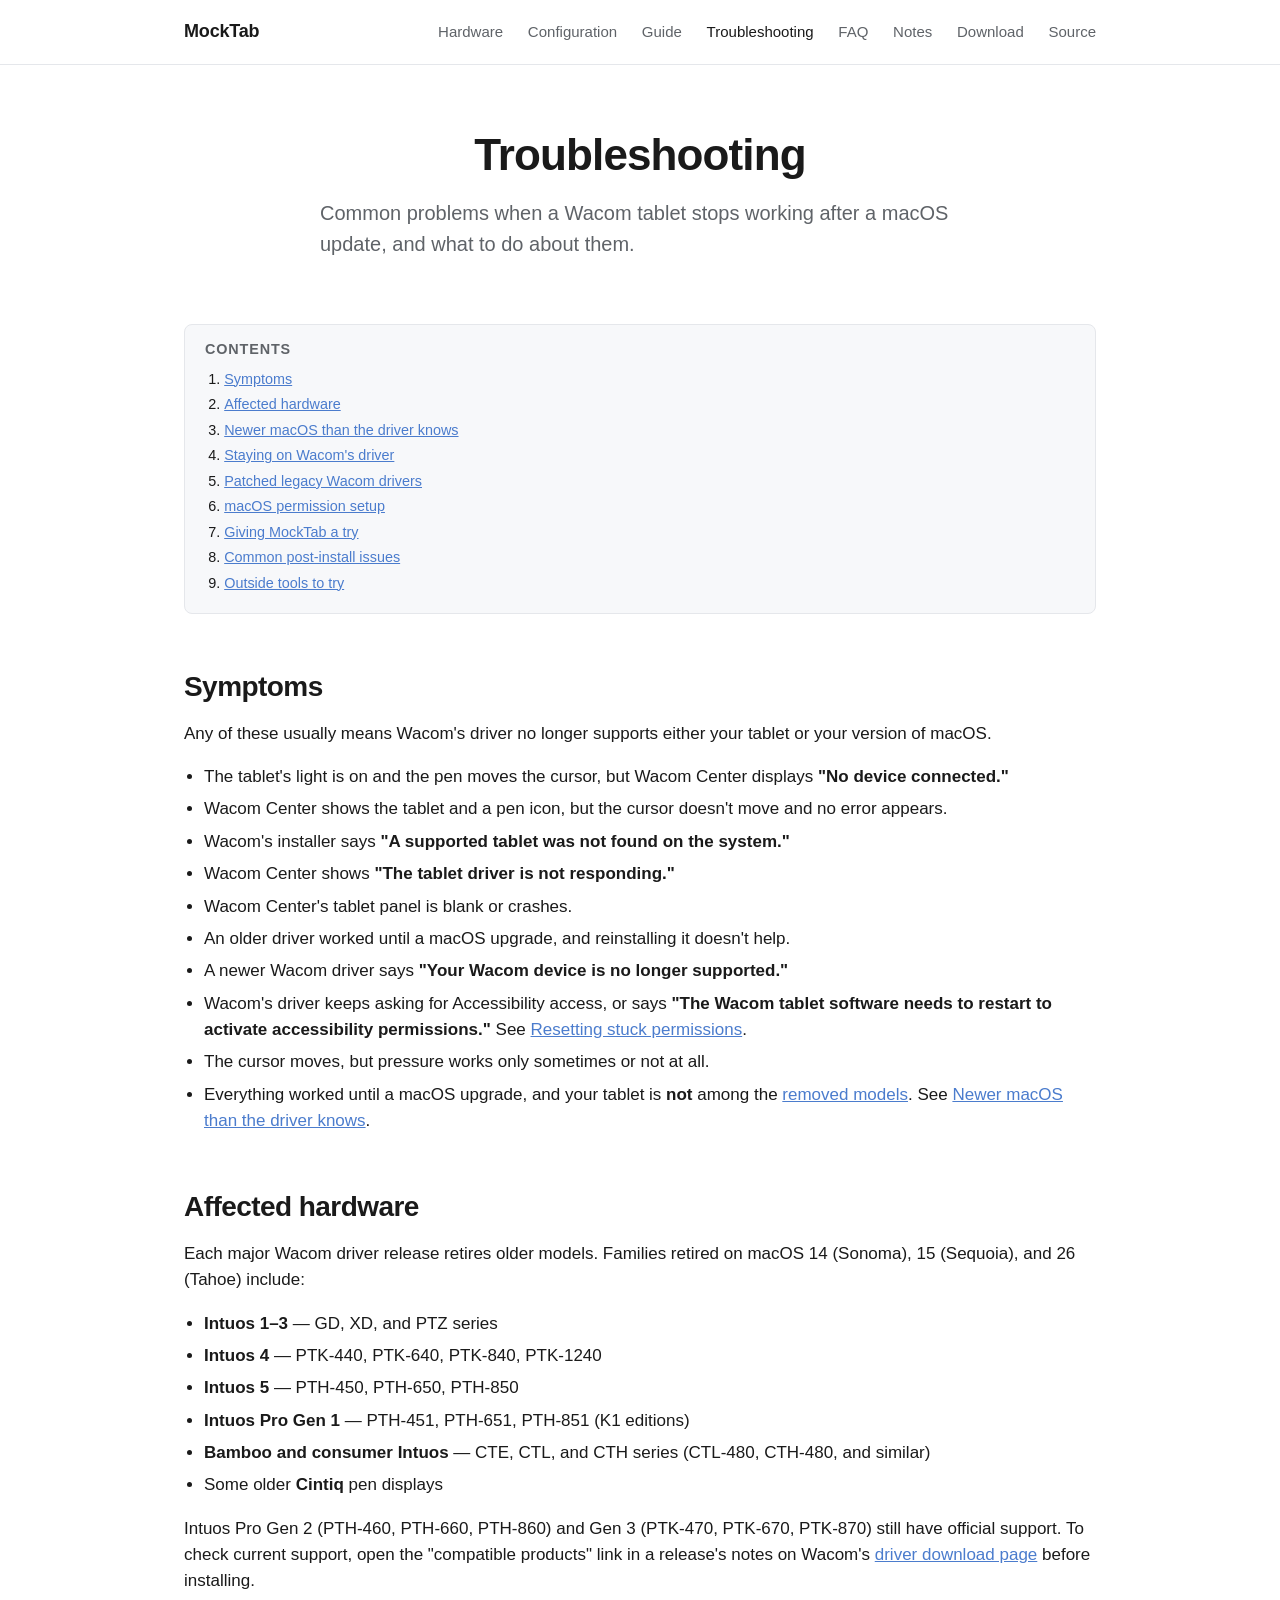
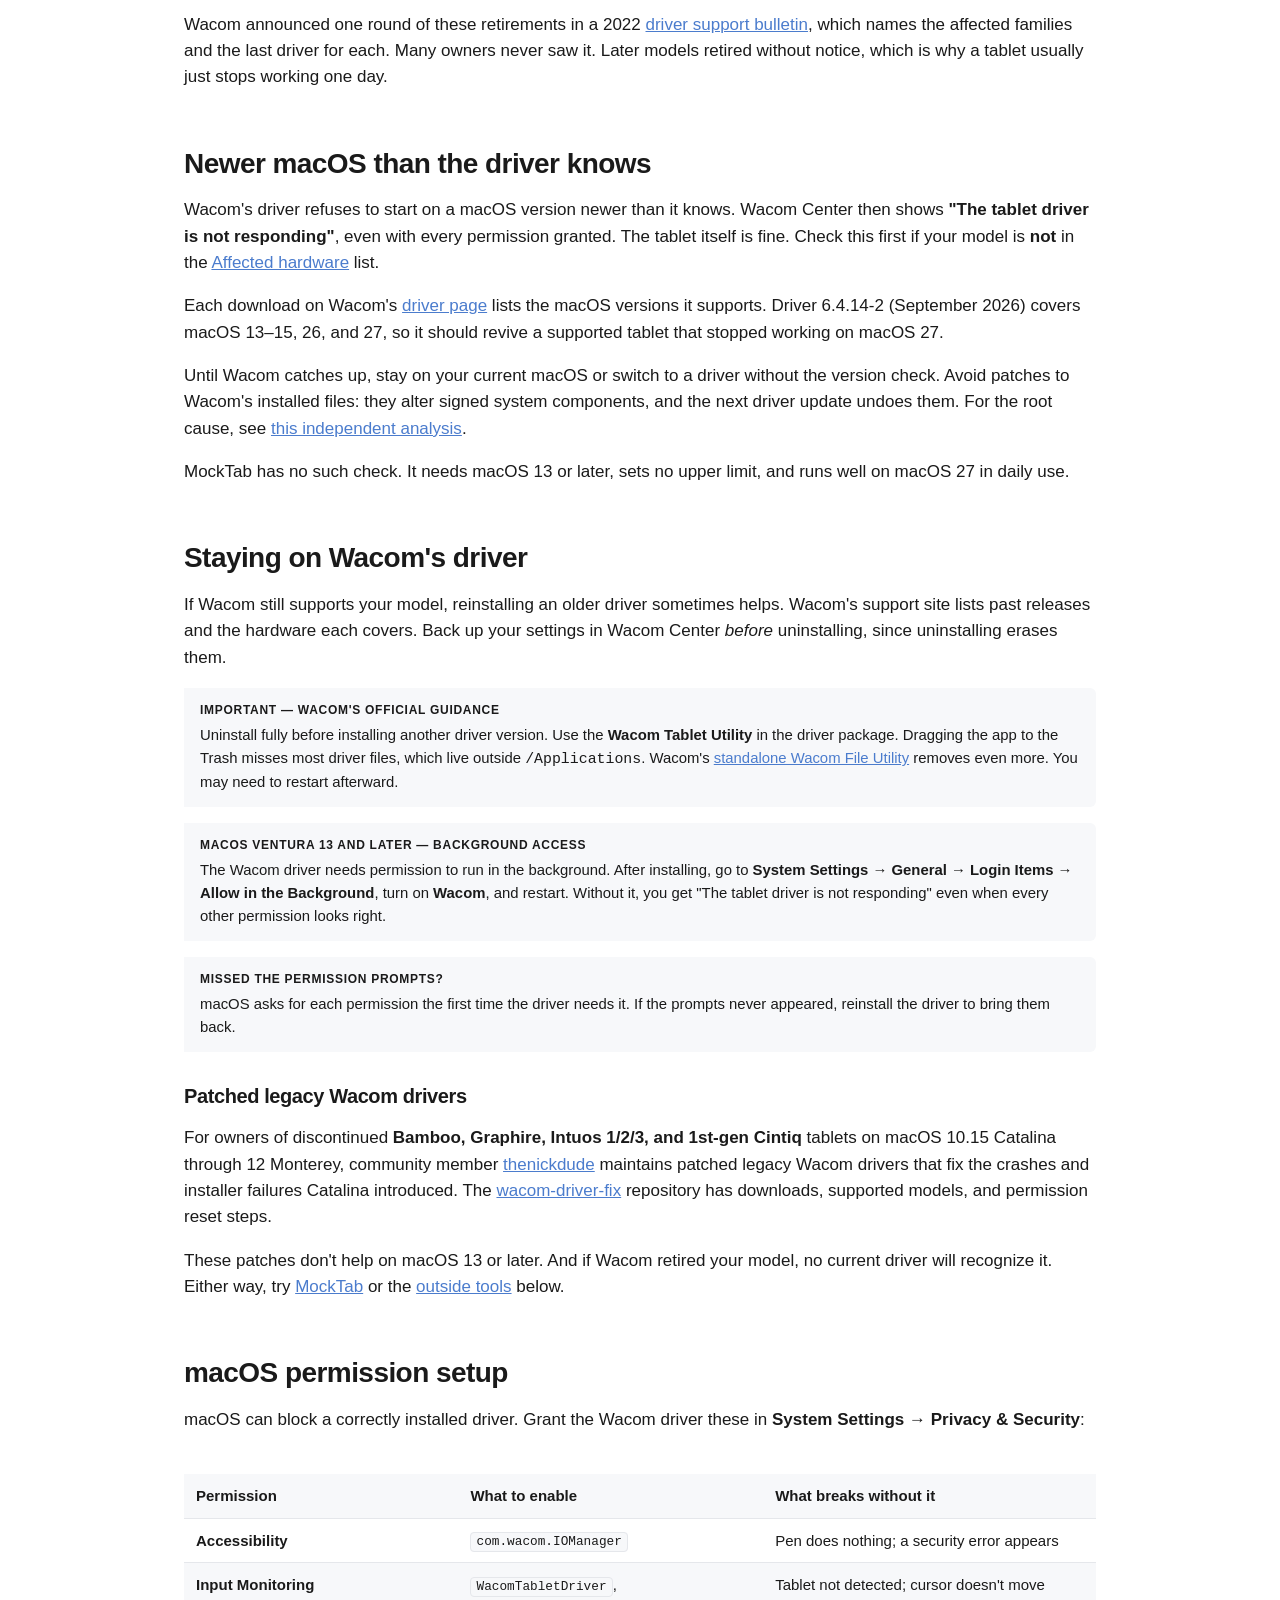
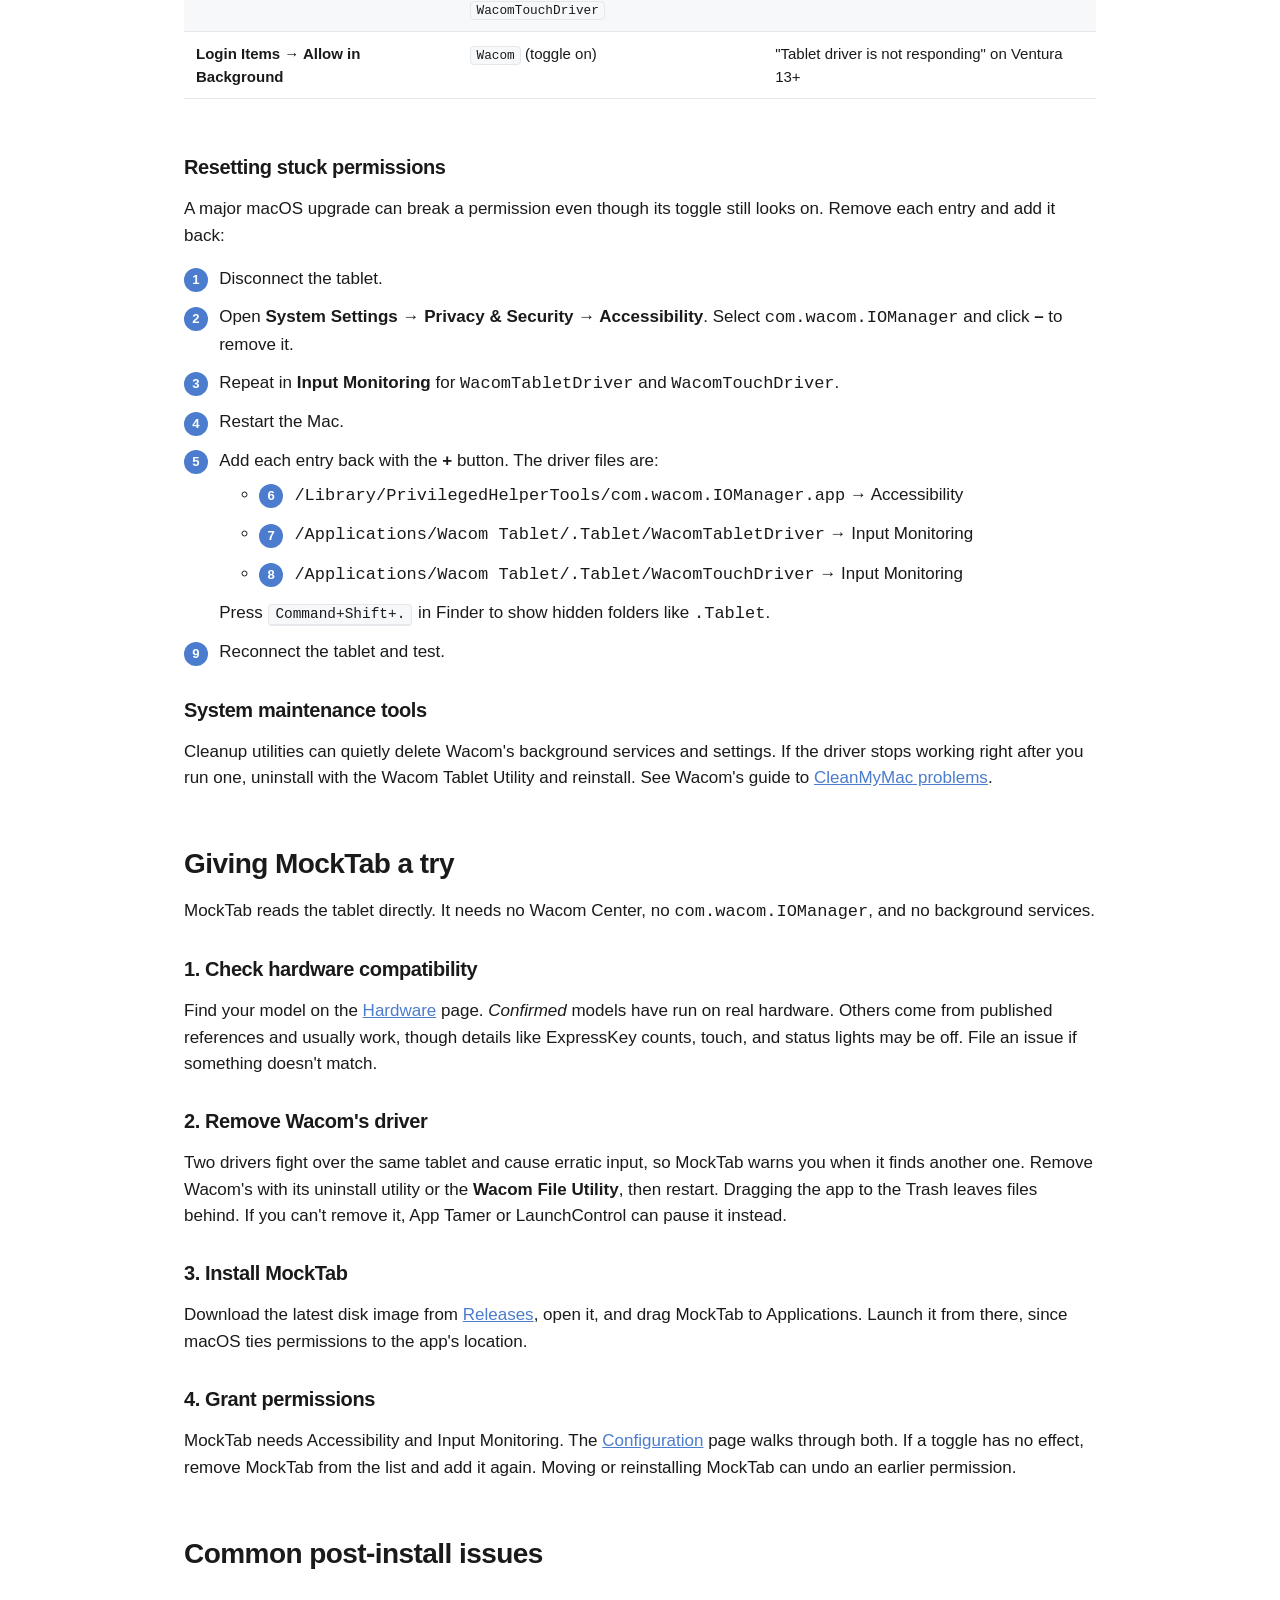
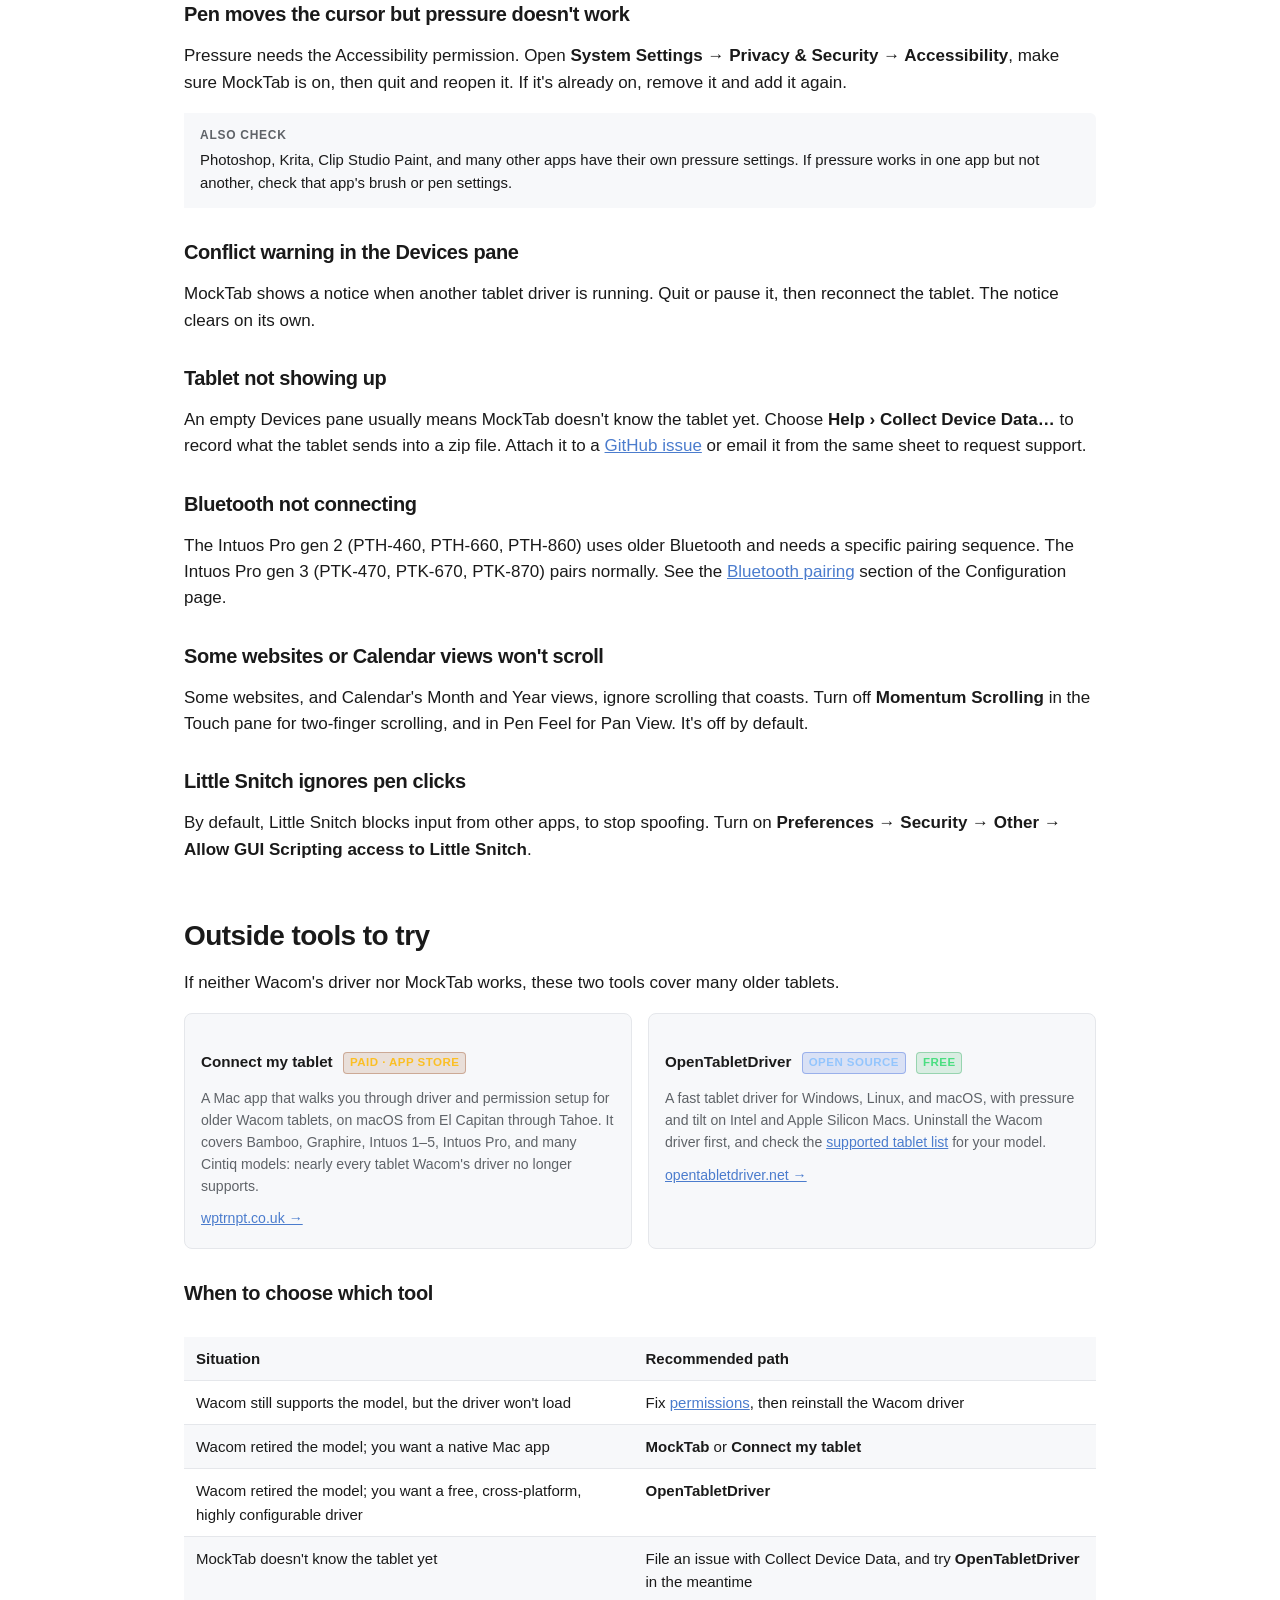
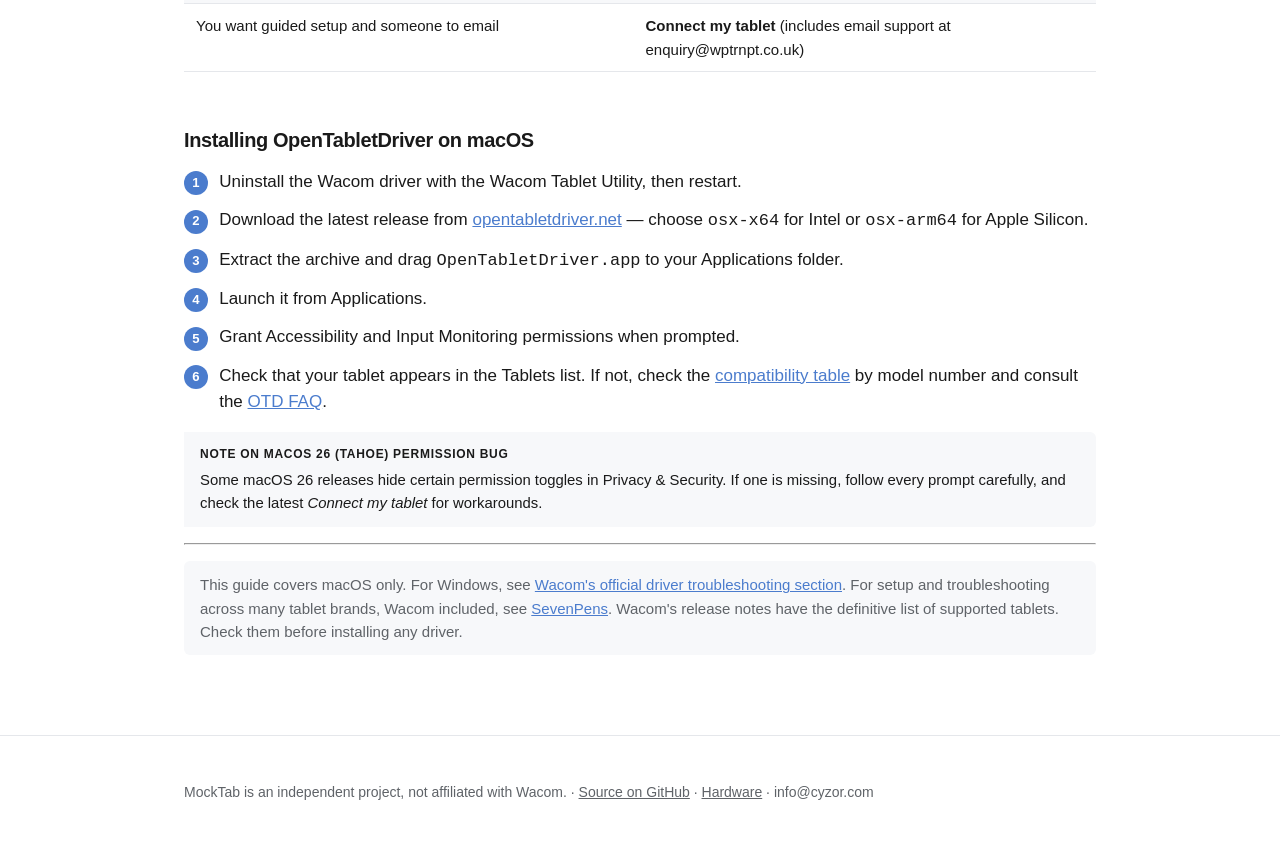
<file: troubleshooting.html>
<!doctype html>
<html lang="en">
    <head>
        <meta charset="utf-8" />
        <meta name="viewport" content="width=device-width, initial-scale=1" />
        <title>Troubleshooting &mdash; MockTab</title>
        <meta
            name="description"
            content="Common problems when a Wacom tablet stops working after a macOS update, and what to do about them."
        />
        <link rel="stylesheet" href="css/style.css" />
        <link rel="canonical" href="https://mocktab.org/troubleshooting.html" />
        <link rel="mask-icon" href="/images/favicon/safari-pinned-tab.svg" color="#00696f" />
        <!-- Favicon -->
        <link
            rel="icon"
            type="image/svg+xml"
            href="/images/favicon/favicon-light.svg"
            media="(prefers-color-scheme: light)"
        />
        <link
            rel="icon"
            type="image/svg+xml"
            href="/images/favicon/favicon-dark.svg"
            media="(prefers-color-scheme: dark)"
        />
    </head>

    <body>
        <a href="#main" class="skip-link">Skip to main content</a>

        <header class="site">
            <div class="wrap">
                <a href="/" class="brand">MockTab</a>
                <nav aria-label="Primary">
                    <a href="/hardware.html">Hardware</a>
                    <a href="/configuration.html">Configuration</a>
                    <a href="/guide.html">Guide</a>
                    <a href="/troubleshooting.html" aria-current="page"
                        >Troubleshooting</a
                    >
                    <a href="/#faq">FAQ</a>
                    <a href="/notes/">Notes</a>
                    <a href="https://github.com/Cyzor/tablet-driver/releases"
                        >Download</a
                    >
                    <a href="https://github.com/Cyzor/tablet-driver">Source</a>
                </nav>
            </div>
        </header>

        <main id="main">
            <section class="hero wrap">
                <h1>Troubleshooting</h1>
                <p class="lede">
                    Common problems when a Wacom tablet stops working after a
                    macOS update, and what to do about them.
                </p>
            </section>

            <section class="wrap">
                <nav class="toc">
                    <h2>Contents</h2>
                    <ol>
                        <li><a href="#symptoms">Symptoms</a></li>
                        <li><a href="#hardware">Affected hardware</a></li>
                        <li>
                            <a href="#os-version"
                                >Newer macOS than the driver knows</a
                            >
                        </li>
                        <li>
                            <a href="#wacom-driver"
                                >Staying on Wacom's driver</a
                            >
                        </li>
                        <li>
                            <a href="#wacom-driver-fix"
                                >Patched legacy Wacom drivers</a
                            >
                        </li>
                        <li>
                            <a href="#permissions">macOS permission setup</a>
                        </li>
                        <li><a href="#mocktab">Giving MockTab a try</a></li>
                        <li>
                            <a href="#post-install"
                                >Common post-install issues</a
                            >
                        </li>
                        <li>
                            <a href="#outside-tools">Outside tools to try</a>
                        </li>
                    </ol>
                </nav>

                <!-- ─── SYMPTOMS ─── -->
                <h2 id="symptoms">Symptoms</h2>
                <p>
                    Any of these usually means Wacom's driver no longer
                    supports either your tablet or your version of macOS.
                </p>
                <ul class="bullets">
                    <li>
                        The tablet's light is on and the pen moves the cursor,
                        but Wacom Center displays
                        <strong>"No device connected."</strong>
                    </li>
                    <li>
                        Wacom Center shows the tablet and a pen icon, but the
                        cursor doesn't move and no error appears.
                    </li>
                    <li>
                        Wacom's installer says
                        <strong>"A supported tablet was not found on the system."</strong>
                    </li>
                    <li>
                        Wacom Center shows
                        <strong>"The tablet driver is not responding."</strong>
                    </li>
                    <li>
                        Wacom Center's tablet panel is blank or crashes.
                    </li>
                    <li>
                        An older driver worked until a macOS upgrade, and
                        reinstalling it doesn't help.
                    </li>
                    <li>
                        A newer Wacom driver says
                        <strong>"Your Wacom device is no longer supported."</strong>
                    </li>
                    <li>
                        Wacom's driver keeps asking for Accessibility access,
                        or says <strong>"The Wacom tablet software needs to
                        restart to activate accessibility permissions."</strong>
                        See <a href="#resetting-permissions">Resetting stuck
                        permissions</a>.
                    </li>
                    <li>
                        The cursor moves, but pressure works only sometimes or
                        not at all.
                    </li>
                    <li>
                        Everything worked until a macOS upgrade, and your
                        tablet is <strong>not</strong> among the
                        <a href="#hardware">removed models</a>. See
                        <a href="#os-version">Newer macOS than the driver knows</a>.
                    </li>
                </ul>

                <!-- ─── AFFECTED HARDWARE ─── -->
                <h2 id="hardware">Affected hardware</h2>
                <p>
                    Each major Wacom driver release retires older models.
                    Families retired on macOS 14 (Sonoma), 15 (Sequoia), and 26
                    (Tahoe) include:
                </p>
                <ul class="bullets">
                    <li>
                        <strong>Intuos 1–3</strong> — GD, XD, and PTZ series
                    </li>
                    <li>
                        <strong>Intuos 4</strong> — PTK-440, PTK-640, PTK-840,
                        PTK-1240
                    </li>
                    <li>
                        <strong>Intuos 5</strong> — PTH-450, PTH-650, PTH-850
                    </li>
                    <li>
                        <strong>Intuos Pro Gen 1</strong> — PTH-451, PTH-651,
                        PTH-851 (K1 editions)
                    </li>
                    <li>
                        <strong>Bamboo and consumer Intuos</strong> — CTE, CTL,
                        and CTH series (CTL-480, CTH-480, and similar)
                    </li>
                    <li>Some older <strong>Cintiq</strong> pen displays</li>
                </ul>
                <p>
                    Intuos Pro Gen 2 (PTH-460, PTH-660, PTH-860) and Gen 3
                    (PTK-470, PTK-670, PTK-870) still have official support. To
                    check current support, open the "compatible products" link
                    in a release's notes on Wacom's
                    <a
                        href="https://www.wacom.com/en-us/support/product-support/drivers"
                        target="_blank"
                        rel="noopener"
                        >driver download page</a
                    >
                    before installing.
                </p>
                <p>
                    Wacom announced one round of these retirements in a 2022
                    <a
                        href="https://cdn-media.wacom.com/-/media/files/support/final-driver-notice-20220928/driver-bulletin-20220928en.pdf"
                        target="_blank"
                        rel="noopener"
                        >driver support bulletin</a
                    >, which names the affected families and the last driver
                    for each. Many owners never saw it. Later models retired
                    without notice, which is why a tablet usually just stops
                    working one day.
                </p>

                <!-- ─── OS VERSION CEILING ─── -->
                <h2 id="os-version">Newer macOS than the driver knows</h2>
                <p>
                    Wacom's driver refuses to start on a macOS version newer
                    than it knows. Wacom Center then shows
                    <strong>"The tablet driver is not responding"</strong>, even
                    with every permission granted. The tablet itself is fine.
                    Check this first if your model is <strong>not</strong> in
                    the <a href="#hardware">Affected hardware</a> list.
                </p>
                <p>
                    Each download on Wacom's
                    <a
                        href="https://www.wacom.com/en-us/support/product-support/drivers"
                        target="_blank"
                        rel="noopener"
                        >driver page</a
                    >
                    lists the macOS versions it supports. Driver 6.4.14-2
                    (September 2026) covers macOS 13–15, 26, and 27, so it
                    should revive a supported tablet that stopped working on
                    macOS 27.
                </p>
                <p>
                    Until Wacom catches up, stay on your current macOS or switch
                    to a driver without the version check. Avoid patches to
                    Wacom's installed files: they alter signed system
                    components, and the next driver update undoes them. For the
                    root cause, see
                    <a
                        href="https://citrus-rin.jp/?p=1033"
                        target="_blank"
                        rel="noopener"
                        >this independent analysis</a
                    >.
                </p>
                <p>
                    MockTab has no such check. It needs macOS 13 or later, sets
                    no upper limit, and runs well on macOS 27 in daily use.
                </p>

                <!-- ─── STAYING ON WACOM ─── -->
                <h2 id="wacom-driver">Staying on Wacom's driver</h2>
                <p>
                    If Wacom still supports your model, reinstalling an older
                    driver sometimes helps. Wacom's support site lists past
                    releases and the hardware each covers. Back up your
                    settings in Wacom Center <em>before</em> uninstalling, since
                    uninstalling erases them.
                </p>

                <div class="callout warn">
                    <div class="callout-label">
                        Important — Wacom's official guidance
                    </div>
                    Uninstall fully before installing another driver version.
                    Use the <strong>Wacom Tablet Utility</strong> in the driver
                    package. Dragging the app to the Trash misses most driver
                    files, which live outside <code>/Applications</code>.
                    Wacom's
                    <a
                        href="https://support.wacom.com/hc/en-us/articles/1500006264581"
                        target="_blank"
                        rel="noopener"
                        >standalone Wacom File Utility</a
                    >
                    removes even more. You may need to restart afterward.
                </div>

                <div class="callout warn">
                    <div class="callout-label">
                        macOS Ventura 13 and later — Background access
                    </div>
                    The Wacom driver needs permission to run in the background.
                    After installing, go to
                    <strong
                        >System Settings → General → Login Items → Allow in the
                        Background</strong
                    >, turn on <strong>Wacom</strong>, and restart. Without it,
                    you get "The tablet driver is not responding" even when
                    every other permission looks right.
                </div>

                <div class="callout warn">
                    <div class="callout-label">
                        Missed the permission prompts?
                    </div>
                    macOS asks for each permission the first time the driver
                    needs it. If the prompts never appeared, reinstall the
                    driver to bring them back.
                </div>

                <h3 id="wacom-driver-fix">Patched legacy Wacom drivers</h3>
                <p>
                    For owners of discontinued
                    <strong
                        >Bamboo, Graphire, Intuos 1/2/3, and 1st-gen
                        Cintiq</strong
                    >
                    tablets on macOS 10.15 Catalina through 12 Monterey,
                    community member
                    <a
                        href="https://github.com/thenickdude"
                        target="_blank"
                        rel="noopener"
                        >thenickdude</a
                    >
                    maintains patched legacy Wacom drivers that fix the crashes
                    and installer failures Catalina introduced. The
                    <a
                        href="https://github.com/thenickdude/wacom-driver-fix"
                        target="_blank"
                        rel="noopener"
                        >wacom-driver-fix</a
                    >
                    repository has downloads, supported models, and permission
                    reset steps.
                </p>
                <p>
                    These patches don't help on macOS 13 or later. And if Wacom
                    retired your model, no current driver will recognize it.
                    Either way, try
                    <a href="#mocktab">MockTab</a> or the
                    <a href="#outside-tools">outside tools</a> below.
                </p>

                <!-- ─── PERMISSIONS ─── -->
                <h2 id="permissions">macOS permission setup</h2>
                <p>
                    macOS can block a correctly installed driver. Grant the
                    Wacom driver these in
                    <strong>System Settings → Privacy &amp; Security</strong>:
                </p>

                <div class="table-scroll">
                    <table class="matrix">
                        <thead>
                            <tr>
                                <th>Permission</th>
                                <th>What to enable</th>
                                <th>What breaks without it</th>
                            </tr>
                        </thead>
                        <tbody>
                            <tr>
                                <td><strong>Accessibility</strong></td>
                                <td><code>com.wacom.IOManager</code></td>
                                <td>
                                    Pen does nothing; a security error appears
                                </td>
                            </tr>
                            <tr>
                                <td><strong>Input Monitoring</strong></td>
                                <td>
                                    <code>WacomTabletDriver</code>,
                                    <code>WacomTouchDriver</code>
                                </td>
                                <td>
                                    Tablet not detected; cursor doesn't move
                                </td>
                            </tr>
                            <tr>
                                <td>
                                    <strong
                                        >Login Items → Allow in
                                        Background</strong
                                    >
                                </td>
                                <td><code>Wacom</code> (toggle on)</td>
                                <td>
                                    "Tablet driver is not responding" on Ventura
                                    13+
                                </td>
                            </tr>
                        </tbody>
                    </table>
                </div>

                <h3 id="resetting-permissions">Resetting stuck permissions</h3>
                <p>
                    A major macOS upgrade can break a permission even though its
                    toggle still looks on. Remove each entry and add it back:
                </p>
                <ol class="step-list">
                    <li>Disconnect the tablet.</li>
                    <li>
                        Open
                        <strong
                            >System Settings → Privacy &amp; Security →
                            Accessibility</strong
                        >. Select <code>com.wacom.IOManager</code> and click
                        <strong>–</strong> to remove it.
                    </li>
                    <li>
                        Repeat in <strong>Input Monitoring</strong> for
                        <code>WacomTabletDriver</code> and
                        <code>WacomTouchDriver</code>.
                    </li>
                    <li>Restart the Mac.</li>
                    <li>
                        Add each entry back with the <strong>+</strong> button.
                        The driver files are:
                        <ul>
                            <li>
                                <code
                                    >/Library/PrivilegedHelperTools/com.wacom.IOManager.app</code
                                >
                                → Accessibility
                            </li>
                            <li>
                                <code
                                    >/Applications/Wacom
                                    Tablet/.Tablet/WacomTabletDriver</code
                                >
                                → Input Monitoring
                            </li>
                            <li>
                                <code
                                    >/Applications/Wacom
                                    Tablet/.Tablet/WacomTouchDriver</code
                                >
                                → Input Monitoring
                            </li>
                        </ul>
                        <p>
                            Press <kbd>Command+Shift+.</kbd> in Finder to show
                            hidden folders like <code>.Tablet</code>.
                        </p>
                    </li>
                    <li>Reconnect the tablet and test.</li>
                </ol>

                <h3>System maintenance tools</h3>
                <p>
                    Cleanup utilities can quietly delete Wacom's background
                    services and settings. If the driver stops working right
                    after you run one, uninstall with the Wacom Tablet Utility
                    and reinstall. See Wacom's guide to
                    <a
                        href="https://support.wacom.com/hc/en-us/articles/9255930218903"
                        target="_blank"
                        rel="noopener"
                        >CleanMyMac problems</a
                    >.
                </p>

                <!-- ─── MOCKTAB ─── -->
                <h2 id="mocktab">Giving MockTab a try</h2>
                <p>
                    MockTab reads the tablet directly. It needs no Wacom Center,
                    no <code>com.wacom.IOManager</code>, and no background
                    services.
                </p>

                <h3>1. Check hardware compatibility</h3>
                <p>
                    Find your model on the
                    <a href="/hardware.html">Hardware</a> page.
                    <em>Confirmed</em> models have run on real hardware. Others
                    come from published references and usually work, though
                    details like ExpressKey counts, touch, and status lights may
                    be off. File an issue if something doesn't match.
                </p>

                <h3>2. Remove Wacom's driver</h3>
                <p>
                    Two drivers fight over the same tablet and cause erratic
                    input, so MockTab warns you when it finds another one.
                    Remove Wacom's with its uninstall utility or the
                    <strong>Wacom File Utility</strong>, then restart. Dragging
                    the app to the Trash leaves files behind. If you can't
                    remove it, App Tamer or LaunchControl can pause it instead.
                </p>

                <h3>3. Install MockTab</h3>
                <p>
                    Download the latest disk image from <a href="https://github.com/Cyzor/tablet-driver/releases">Releases</a>, open it, and
                    drag MockTab to Applications. Launch it from there, since
                    macOS ties permissions to the app's location.
                </p>

                <h3>4. Grant permissions</h3>
                <p>
                    MockTab needs Accessibility and Input Monitoring. The
                    <a href="/configuration.html">Configuration</a> page walks
                    through both. If a toggle has no effect, remove MockTab from
                    the list and add it again. Moving or reinstalling MockTab
                    can undo an earlier permission.
                </p>

                <!-- ─── POST-INSTALL ─── -->
                <h2 id="post-install">Common post-install issues</h2>

                <h3>Pen moves the cursor but pressure doesn't work</h3>
                <p>
                    Pressure needs the Accessibility permission. Open
                    <strong
                        >System Settings → Privacy &amp; Security →
                        Accessibility</strong
                    >, make sure MockTab is on, then quit and reopen it. If it's
                    already on, remove it and add it again.
                </p>

                <div class="callout">
                    <div class="callout-label">Also check</div>
                    Photoshop, Krita, Clip Studio Paint, and many other apps
                    have their own pressure settings. If pressure works in one
                    app but not another, check that app's brush or pen
                    settings.
                </div>

                <h3>Conflict warning in the Devices pane</h3>
                <p>
                    MockTab shows a notice when another tablet driver is
                    running. Quit or pause it, then reconnect the tablet. The
                    notice clears on its own.
                </p>

                <h3>Tablet not showing up</h3>
                <p>
                    An empty Devices pane usually means MockTab doesn't know
                    the tablet yet. Choose
                    <strong>Help › Collect Device Data…</strong> to record what
                    the tablet sends into a zip file. Attach it to a
                    <a href="https://github.com/Cyzor/tablet-driver/issues/new"
                        >GitHub issue</a
                    >
                    or email it from the same sheet to request support.
                </p>

                <h3>Bluetooth not connecting</h3>
                <p>
                    The Intuos Pro gen 2 (PTH-460, PTH-660, PTH-860) uses
                    older Bluetooth and needs a specific pairing sequence. The
                    Intuos Pro gen 3 (PTK-470, PTK-670, PTK-870) pairs normally.
                    See the
                    <a href="/configuration.html#bluetooth"
                        >Bluetooth pairing</a
                    >
                    section of the Configuration page.
                </p>

                <h3>Some websites or Calendar views won't scroll</h3>
                <p>
                    Some websites, and Calendar's Month and Year views, ignore
                    scrolling that coasts. Turn off
                    <strong>Momentum Scrolling</strong> in the Touch pane for
                    two-finger scrolling, and in Pen Feel for Pan View. It's
                    off by default.
                </p>

                <h3>Little Snitch ignores pen clicks</h3>
                <p>
                    By default, Little Snitch blocks input from other apps, to
                    stop spoofing. Turn on
                    <strong>Preferences → Security → Other → Allow GUI Scripting
                    access to Little Snitch</strong>.
                </p>

                <!-- ─── OUTSIDE TOOLS ─── -->
                <h2 id="outside-tools">Outside tools to try</h2>
                <p>
                    If neither Wacom's driver nor MockTab works, these two tools
                    cover many older tablets.
                </p>

                <div class="tool-grid">
                    <div class="tool-card">
                        <h4>
                            Connect my tablet
                            <span class="badge badge-paid"
                                >Paid · App Store</span
                            >
                        </h4>
                        <p>
                            A Mac app that walks you through driver and
                            permission setup for older Wacom tablets, on macOS
                            from El Capitan through Tahoe. It covers Bamboo,
                            Graphire, Intuos 1–5, Intuos Pro, and many Cintiq
                            models: nearly every tablet Wacom's driver no
                            longer supports.
                        </p>
                        <a
                            href="https://wptrnpt.co.uk/wp/connect-my-tablet/"
                            target="_blank"
                            rel="noopener"
                            >wptrnpt.co.uk →</a
                        >
                    </div>
                    <div class="tool-card">
                        <h4>
                            OpenTabletDriver
                            <span class="badge badge-open">Open source</span>
                            <span class="badge badge-free">Free</span>
                        </h4>
                        <p>
                            A fast tablet driver for Windows, Linux, and macOS,
                            with pressure and tilt on Intel and Apple Silicon
                            Macs. Uninstall the Wacom driver first, and check
                            the
                            <a
                                href="https://opentabletdriver.net/Tablets"
                                target="_blank"
                                rel="noopener"
                                >supported tablet list</a
                            >
                            for your model.
                        </p>
                        <a
                            href="https://opentabletdriver.net/"
                            target="_blank"
                            rel="noopener"
                            >opentabletdriver.net →</a
                        >
                    </div>
                </div>

                <h3>When to choose which tool</h3>
                <div class="table-scroll">
                    <table class="matrix">
                        <thead>
                            <tr>
                                <th>Situation</th>
                                <th>Recommended path</th>
                            </tr>
                        </thead>
                        <tbody>
                            <tr>
                                <td>
                                    Wacom still supports the model, but the
                                    driver won't load
                                </td>
                                <td>
                                    Fix
                                    <a href="#permissions">permissions</a>, then
                                    reinstall the Wacom driver
                                </td>
                            </tr>
                            <tr>
                                <td>
                                    Wacom retired the model; you want a native
                                    Mac app
                                </td>
                                <td>
                                    <strong>MockTab</strong> or
                                    <strong>Connect my tablet</strong>
                                </td>
                            </tr>
                            <tr>
                                <td>
                                    Wacom retired the model; you want a free,
                                    cross-platform, highly configurable driver
                                </td>
                                <td><strong>OpenTabletDriver</strong></td>
                            </tr>
                            <tr>
                                <td>MockTab doesn't know the tablet yet</td>
                                <td>
                                    File an issue with Collect Device Data, and
                                    try <strong>OpenTabletDriver</strong> in the
                                    meantime
                                </td>
                            </tr>
                            <tr>
                                <td>
                                    You want guided setup and someone to
                                    email
                                </td>
                                <td>
                                    <strong>Connect my tablet</strong> (includes
                                    email support at enquiry@wptrnpt.co.uk)
                                </td>
                            </tr>
                        </tbody>
                    </table>
                </div>

                <h3>Installing OpenTabletDriver on macOS</h3>
                <ol class="step-list">
                    <li>
                        Uninstall the Wacom driver with the Wacom Tablet
                        Utility, then restart.
                    </li>
                    <li>
                        Download the latest release from
                        <a
                            href="https://opentabletdriver.net/"
                            target="_blank"
                            rel="noopener"
                            >opentabletdriver.net</a
                        >
                        — choose <code>osx-x64</code> for Intel or
                        <code>osx-arm64</code> for Apple Silicon.
                    </li>
                    <li>
                        Extract the archive and drag
                        <code>OpenTabletDriver.app</code> to your Applications
                        folder.
                    </li>
                    <li>
                        Launch it from Applications.
                    </li>
                    <li>
                        Grant Accessibility and Input Monitoring permissions
                        when prompted.
                    </li>
                    <li>
                        Check that your tablet appears in the Tablets list. If
                        not, check the
                        <a
                            href="https://opentabletdriver.net/Tablets"
                            target="_blank"
                            rel="noopener"
                            >compatibility table</a
                        >
                        by model number and consult the
                        <a
                            href="https://opentabletdriver.net/Wiki/FAQ/General"
                            target="_blank"
                            rel="noopener"
                            >OTD FAQ</a
                        >.
                    </li>
                </ol>

                <div class="callout purple">
                    <div class="callout-label">
                        Note on macOS 26 (Tahoe) permission bug
                    </div>
                    Some macOS 26 releases hide certain permission toggles in
                    Privacy &amp; Security. If one is missing, follow every
                    prompt carefully, and check the latest
                    <em>Connect my tablet</em> for workarounds.
                </div>

                <hr />
                <p class="note">
                    This guide covers macOS only. For Windows, see
                    <a
                        href="https://support.wacom.com/hc/en-us/sections/360011600754-Wacom-Driver-Troubleshooting"
                        target="_blank"
                        rel="noopener"
                        >Wacom's official driver troubleshooting section</a
                    >. For setup and troubleshooting across many tablet brands,
                    Wacom included, see
                    <a
                        href="https://docs.sevenpens.com/drawtab"
                        target="_blank"
                        rel="noopener"
                        >SevenPens</a
                    >. Wacom's release notes have the definitive list of
                    supported tablets. Check them before installing any driver.
                </p>
            </section>
        </main>

        <footer class="site">
            <div class="wrap">
                <p>
                    MockTab is an independent project, not affiliated with
                    Wacom. &middot;
                    <a href="https://github.com/Cyzor/tablet-driver"
                        >Source on GitHub</a
                    >
                    &middot; <a href="/hardware.html">Hardware</a> &middot;
                    <span style="unicode-bidi: bidi-override; direction: rtl"
                        >moc.rozyc@ofni</span
                    >
                </p>
            </div>
        </footer>
    </body>
</html>
</file>
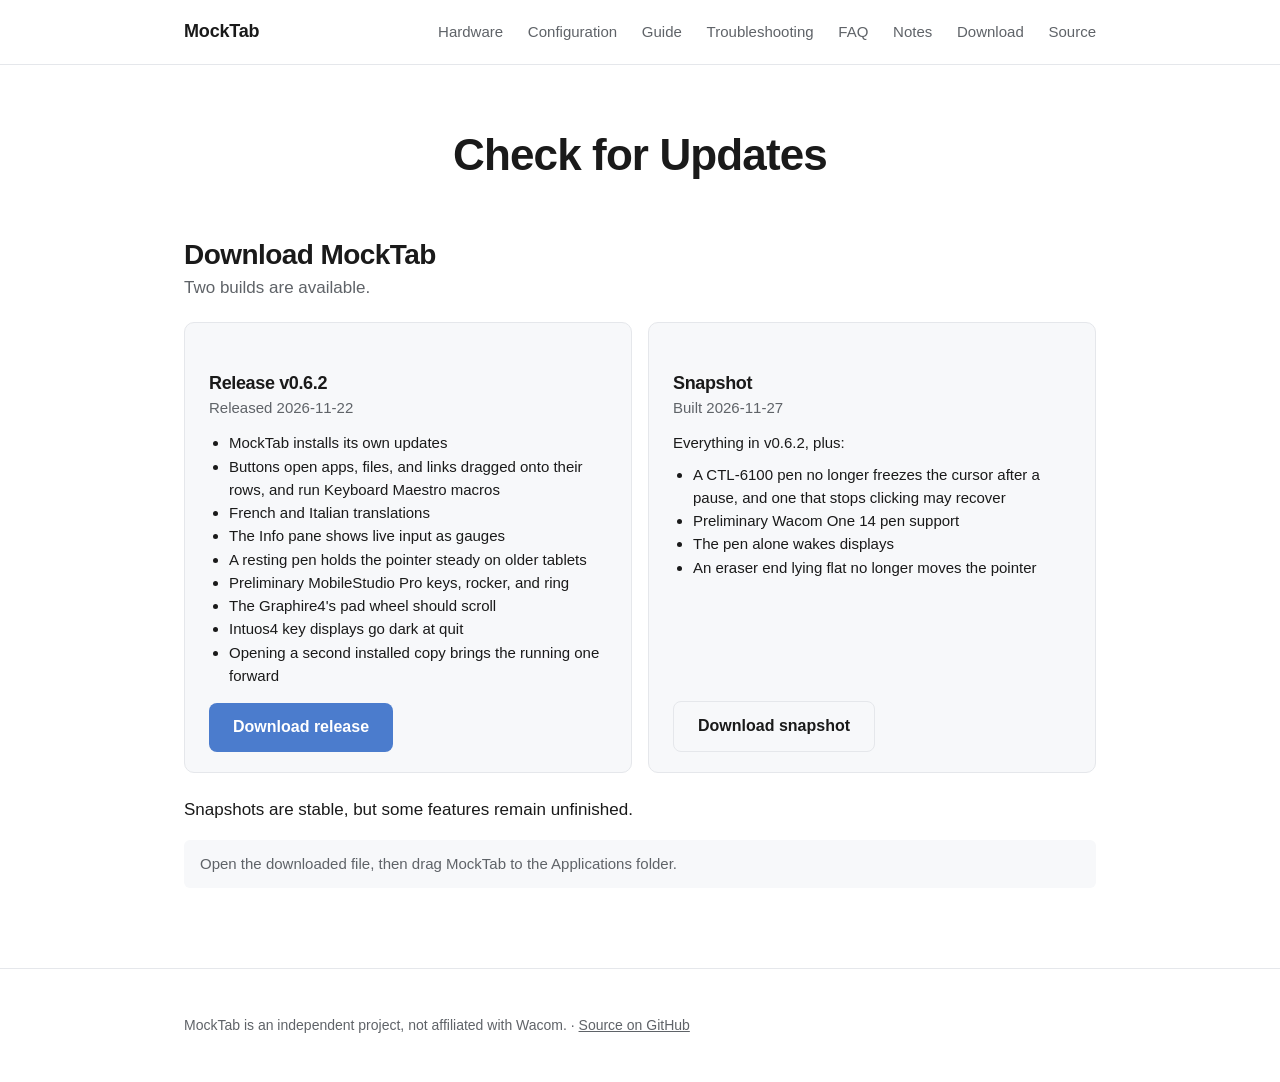
<file: update.html>
<!doctype html>
<html lang="en">
    <head>
        <meta charset="utf-8" />
        <meta name="viewport" content="width=device-width, initial-scale=1" />
        <title>Check for Updates &mdash; MockTab</title>
        <meta name="robots" content="noindex" />
        <link rel="stylesheet" href="css/style.css" />
        <link rel="mask-icon" href="/images/favicon/safari-pinned-tab.svg" color="#00696f" />
        <link
            rel="icon"
            type="image/svg+xml"
            href="/images/favicon/favicon-light.svg"
            media="(prefers-color-scheme: light)"
        />
        <link
            rel="icon"
            type="image/svg+xml"
            href="/images/favicon/favicon-dark.svg"
            media="(prefers-color-scheme: dark)"
        />
        <style>
            .update-card { background: var(--card); border: 1px solid var(--border); border-radius: 10px;
                           padding: 24px 28px; margin: 8px 0 24px; }
            .status { margin: 8px 0 20px; }
            .status h2 { margin: 0 0 4px; }
            .status p { margin: 0; color: var(--muted); }
            .channels { display: grid; grid-template-columns: 1fr 1fr; gap: 16px; margin-bottom: 24px; }
            @media (max-width: 640px) { .channels { grid-template-columns: 1fr; } }
            .channel { background: var(--card); border: 1px solid var(--border); border-radius: 10px;
                       padding: 20px 24px; display: flex; flex-direction: column; }
            .channel.installed { border-color: var(--accent); }
            .channel h3 { margin: 0; font-size: 18px; }
            .channel .when { color: var(--muted); margin: 2px 0 12px; font-size: 15px; }
            .channel .blurb { font-size: 15px; margin: 0 0 8px; }
            .channel ul { margin: 0 0 16px; padding-left: 20px; font-size: 15px; }
            .channel .cta { margin-top: auto; align-self: flex-start; }
            .badges { display: flex; gap: 6px; margin-bottom: 8px; min-height: 22px; }
            .badge { font-size: 12px; font-weight: 600; padding: 2px 8px; border-radius: 999px;
                     border: 1px solid var(--border); color: var(--muted); }
            .badge.newer { background: var(--accent); border-color: var(--accent); color: #fff; }
        </style>
    </head>


    <body>
        <a href="#main" class="skip-link">Skip to main content</a>

        <header class="site">
            <div class="wrap">
                <a href="/" class="brand">MockTab</a>
                <nav aria-label="Primary">
                    <a href="/hardware.html">Hardware</a>
                    <a href="/configuration.html">Configuration</a>
                    <a href="/guide.html">Guide</a>
                    <a href="/troubleshooting.html">Troubleshooting</a>
                    <a href="/#faq">FAQ</a>
                    <a href="/notes/">Notes</a>
                    <a href="https://github.com/Cyzor/tablet-driver/releases"
                        >Download</a
                    >
                    <a href="https://github.com/Cyzor/tablet-driver">Source</a>
                </nav>
            </div>
        </header>

        <main id="main">
            <section class="hero wrap">
                <h1>Check for Updates</h1>
            </section>

            <section class="wrap" aria-live="polite">
                <div id="result">
                    <!-- Fallback when JavaScript or latest.json fails. -->
                    <div class="update-card">
                        <h2>Latest versions</h2>
                        <p>
                            <a class="cta" href="https://github.com/Cyzor/tablet-driver/releases/latest"
                                >Latest release</a
                            >
                            <a class="cta secondary" href="https://github.com/Cyzor/tablet-driver/releases/tag/snapshot"
                                >Latest snapshot</a
                            >
                        </p>
                    </div>
                </div>
                <p class="note">
                    Open the downloaded file, then drag MockTab to the Applications folder.
                </p>
            </section>
        </main>


        <footer class="site">
            <div class="wrap">
                <p>
                    MockTab is an independent project, not affiliated with
                    Wacom. &middot;
                    <a href="https://github.com/Cyzor/tablet-driver"
                        >Source on GitHub</a
                    >
                </p>
            </div>
        </footer>

        <script>
            function parseRunning(hash) {
                const m = /^#?(\d+\.\d+\.\d+)(?:-snapshot-(\d{4})(\d{2})(\d{2})T(\d{2})(\d{2})Z)?$/.exec(hash);
                if (!m) return null;
                return { version: m[1], snapshotDate: m[2] ? `${m[2]}-${m[3]}-${m[4]}T${m[5]}:${m[6]}Z` : null };
            }
            function stamp(iso) {
                const d = new Date(iso), p = (n) => String(n).padStart(2, "0");
                return `${d.getFullYear()}-${p(d.getMonth() + 1)}-${p(d.getDate())}`;
            }
            const time = (iso) => Date.parse(iso);
            function compareVersions(a, b) {
                const pa = a.split(".").map(Number), pb = b.split(".").map(Number);
                for (let i = 0; i < 3; i++) if (pa[i] !== pb[i]) return pa[i] - pb[i];
                return 0;
            }
            function el(tag, props, children) {
                const e = Object.assign(document.createElement(tag), props || {});
                for (const c of children || []) e.append(c);
                return e;
            }

            function channel(o) {
                const badges = el("div", { className: "badges" });
                if (o.installed) badges.append(el("span", { className: "badge", textContent: "Installed" }));
                if (o.newer) badges.append(el("span", { className: "badge newer", textContent: "Newer" }));
                const kids = [badges, el("h3", { textContent: o.title }), el("p", { className: "when", textContent: o.when })];
                if (o.blurb) kids.push(el("p", { className: "blurb", textContent: o.blurb }));
                if (o.notes) kids.push(el("ul", {}, o.notes.map((n) => el("li", { textContent: n }))));
                kids.push(el("a", { className: "cta" + (o.primary ? "" : " secondary"), href: o.url, textContent: o.label }));
                return el("div", { className: "channel" + (o.installed ? " installed" : "") }, kids);
            }

            function render(latest) {
                const run = parseRunning(location.hash);
                const rel = latest.release, snap = latest.snapshot;
                const snapLeads = time(snap.date) > time(rel.date);
                const onRel = run && !run.snapshotDate && compareVersions(run.version, rel.version) === 0;
                const onSnap = run && run.snapshotDate && time(run.snapshotDate) >= time(snap.date);
                const relAhead = run && compareVersions(rel.version, run.version) > 0 &&
                    (!run.snapshotDate || time(rel.date) >= time(run.snapshotDate));
                const snapAhead = run && run.snapshotDate && time(snap.date) > time(run.snapshotDate);

                let title, fact;
                if (!run) { title = "Download MockTab"; fact = snapLeads ? "Two builds are available." : "Version " + rel.version + " is the latest."; }
                else if (relAhead) { title = "Update available."; fact = "A new release is out."; }
                else if (snapAhead) { title = "A newer snapshot is out."; fact = "You're following snapshots."; }
                else { title = "MockTab is up to date."; fact = snapLeads && onRel
                    ? "A snapshot of more recent changes is also available." : "Nothing newer is available."; }

                const status = el("div", { className: "status" }, [el("h2", { textContent: title }), el("p", { textContent: fact })]);
                const release = channel({ title: "Release v" + rel.version, when: "Released " + stamp(rel.date),
                    notes: rel.notes, url: rel.url, label: "Download release",
                    installed: onRel, newer: !!relAhead, primary: !snapAhead || !snapLeads });
                // A snapshot older than the release holds nothing the release lacks.
                if (!snapLeads) {
                    document.getElementById("result").replaceChildren(status, el("div", { className: "channels" }, [release]));
                    return;
                }
                const cards = el("div", { className: "channels" }, [release,
                    channel({ title: "Snapshot", when: "Built " + stamp(snap.date),
                        blurb: "Everything in v" + rel.version + (snap.notes ? ", plus:" : ", plus newer work."), notes: snap.notes,
                        url: snap.url, label: "Download snapshot",
                        installed: onSnap, newer: !!snapAhead || (onRel && snapLeads), primary: !!snapAhead }),
                ]);
                const caveat = el("p", { textContent: "Snapshots are stable, but some features remain unfinished." });
                document.getElementById("result").replaceChildren(status, cards, caveat);
            }

            // Downloads come only from the project's own releases, even if
            // latest.json is tampered with.
            const downloads = ["https://github.com/Cyzor/tablet-driver/releases/download/",
                               "https://mocktab.org/download/"];
            // Checked as the browser resolves it, so ".." can't climb out.
            function trusted(url) {
                try { const href = new URL(url).href; return downloads.some((d) => href.startsWith(d)); } catch { return false; }
            }

            let latest = null;
            fetch("/latest.json", { cache: "no-store" })
                .then((r) => (r.ok ? r.json() : Promise.reject()))
                .then((j) => {
                    if (!trusted(j.release.url) || !trusted(j.snapshot.url)) return;
                    latest = j; render(latest);
                })
                .catch(() => {}); // Keep the no-JavaScript fallback.
            addEventListener("hashchange", () => latest && render(latest));
        </script>
    </body>
</html>
</file>
<file: css/style.css>
:root {
    --bg: #ffffff;
    --fg: #1a1a1a;
    --muted: #5f6368;
    --accent: #4b7ccd;
    --accent-hover: #084bcc;
    --border: #e5e7eb;
    --card: #f7f8fa;
    --max: 960px;
}

@media (prefers-color-scheme: dark) {
    :root {
        --bg: #15171a;
        --fg: #ececec;
        --muted: #9aa0a6;
        --accent: #6ea8ff;
        --accent-hover: #9ec0ff;
        --border: #2a2d31;
        --card: #1c1f23;
    }
}

* {
    box-sizing: border-box;
}

html {
    -webkit-text-size-adjust: 100%;
}

:focus-visible {
    outline: 2px solid var(--accent);
    outline-offset: 2px;
    border-radius: 2px;
}

.visually-hidden {
    position: absolute;
    width: 1px;
    height: 1px;
    padding: 0;
    margin: -1px;
    overflow: hidden;
    clip: rect(0, 0, 0, 0);
    white-space: nowrap;
    border: 0;
}

.skip-link {
    position: absolute;
    top: 0;
    left: 0;
    background: var(--accent);
    color: #fff;
    padding: 8px 16px;
    text-decoration: none;
    font-weight: 600;
    border-radius: 0 0 6px 0;
    transform: translateY(-100%);
    z-index: 100;
}

.skip-link:focus {
    transform: translateY(0);
    color: #fff;
}

@media (prefers-reduced-motion: reduce) {
    *,
    *::before,
    *::after {
        animation-duration: 0.01ms !important;
        animation-iteration-count: 1 !important;
        transition-duration: 0.01ms !important;
        scroll-behavior: auto !important;
    }
}

body {
    margin: 0;
    font-family:
        -apple-system, BlinkMacSystemFont, "SF Pro Text", "Helvetica Neue",
        sans-serif;
    font-size: 17px;
    line-height: 1.55;
    color: var(--fg);
    background: var(--bg);
    -webkit-font-smoothing: antialiased;
}

.wrap {
    max-width: var(--max);
    margin: 0 auto;
    padding: 0 clamp(20px, 5vw, 24px);
}

header.site {
    border-bottom: 1px solid var(--border);
    padding: 18px 0;
}

header.site .wrap {
    display: flex;
    align-items: center;
    justify-content: space-between;
    gap: 24px;
}

header.site a.brand {
    font-weight: 600;
    font-size: 18px;
    color: var(--fg);
    text-decoration: none;
    letter-spacing: -0.01em;
}

header.site nav a {
    color: var(--muted);
    text-decoration: none;
    margin-left: 20px;
    font-size: 15px;
}

header.site nav a:hover {
    color: var(--fg);
}
header.site nav a[aria-current="page"] {
    color: var(--fg);
}

footer.site {
    border-top: 1px solid var(--border);
    margin-top: 80px;
    padding: 32px 0;
    color: var(--muted);
    font-size: 14px;
}

footer.site a {
    color: var(--muted);
}

a {
    color: var(--accent);
}
a:hover {
    color: var(--accent-hover);
}

h1,
h2,
h3 {
    letter-spacing: -0.02em;
    line-height: 1.2;
}

h1 {
    font-size: 44px;
    margin: 0 0 16px;
}
h2 {
    font-size: 28px;
    margin: 56px 0 16px;
}
h3 {
    font-size: 20px;
    margin: 32px 0 8px;
}

h2 .muted-h {
    color: var(--muted);
    font-weight: 400;
    font-size: 18px;
    letter-spacing: 0;
}

p.lede {
    font-size: 20px;
    color: var(--muted);
    max-width: 640px;
    margin: 0 0 32px;
}

.hero {
    padding-top: 64px;
    padding-bottom: 32px;
    display: flex;
    flex-direction: column;
    align-items: center;
}

.hero-logo {
    max-width: 320px;
    width: 100%;
    height: auto;
    margin-bottom: 24px;
}

.hero-logo.dark {
    display: block;
}

.hero-logo.light {
    display: none;
}

@media (prefers-color-scheme: dark) {
    .hero-logo.dark {
        display: none;
    }

    .hero-logo.light {
        display: block;
    }
}

.cta {
    display: inline-block;
    background: var(--accent);
    color: #fff;
    padding: 12px 24px;
    border-radius: 8px;
    text-decoration: none;
    font-weight: 600;
    font-size: 16px;
    margin-right: 12px;
}

.cta:hover {
    background: var(--accent-hover);
    color: #fff;
}

.cta.secondary {
    background: transparent;
    color: var(--fg);
    border: 1px solid var(--border);
}

.cta.secondary:hover {
    background: var(--card);
    color: var(--fg);
}

.shot-wrap {
    margin-top: 24px;
    display: flex;
    justify-content: center;
    align-items: center;
}

.shot {
    display: block;
    max-width: 100%;
    height: auto;
    border-radius: 10px;
    border: 1px solid var(--border);
}

.shot.dark {
    display: none;
}

@media (prefers-color-scheme: dark) {
    .shot.light {
        display: none;
    }

    .shot.dark {
        display: block;
    }
}

.feature {
    display: grid;
    grid-template-columns: 1fr 1fr;
    gap: 40px;
    align-items: center;
    margin: 48px 0;
}

.feature > :first-child {
    min-width: 0;
}

.feature > :last-child {
    min-width: 0;
    display: flex;
    justify-content: center;
    align-items: center;
}

@media (max-width: 720px) {
    .feature {
        grid-template-columns: 1fr;
    }
    h1 {
        font-size: 32px;
    }
    p.lede {
        font-size: 17px;
    }
}

@media (max-width: 480px) {
    header.site .wrap {
        flex-wrap: wrap;
        gap: 10px;
    }
    header.site nav a:first-child {
        margin-left: 0;
    }
    h1 {
        font-size: 28px;
    }
    h2 {
        font-size: 24px;
        margin: 40px 0 12px;
    }
    .hero {
        padding-top: 40px;
        padding-bottom: 24px;
    }
    .cta {
        margin-right: 8px;
        margin-bottom: 8px;
    }
}

ul.bullets {
    padding-left: 20px;
}

ul.bullets li {
    margin: 6px 0;
}

.table-scroll {
    overflow-x: auto;
    -webkit-overflow-scrolling: touch;
}

table.matrix {
    width: 100%;
    border-collapse: collapse;
    font-size: 15px;
    margin: 24px 0;
    min-width: 480px;
}

table.matrix th,
table.matrix td {
    border-bottom: 1px solid var(--border);
    padding: 10px 12px;
    text-align: left;
    vertical-align: top;
}

table.matrix th {
    background: var(--card);
    font-weight: 600;
}

table.matrix tbody tr:nth-child(even) {
    background: var(--card);
}

table.matrix code {
    font-size: 13px;
    background: var(--card);
    padding: 1px 5px;
    border-radius: 4px;
}

/* Hardware family heading: a tablet glyph beside the title and intro. */
.family {
    display: grid;
    grid-template-columns: 50px 1fr;
    column-gap: 20px;
    margin-top: 56px;
}

.family h2 {
    margin-top: 0;
}

.family p {
    margin-bottom: 0;
}

.family-glyph {
    color: var(--muted);
    /* Centers the glyph on the title's first line. */
    padding-top: 1px;
}

.family-glyph svg {
    display: block;
}

@media (max-width: 480px) {
    .family {
        grid-template-columns: 36px 1fr;
        column-gap: 14px;
        margin-top: 40px;
    }

    .family-glyph svg {
        width: 36px;
        height: auto;
    }
}

.faq {
    margin: 24px 0;
    border-top: 1px solid var(--border);
}

.faq-item {
    padding: 16px 20px;
    border-bottom: 1px solid var(--border);
}

.faq-item:nth-child(even) {
    background: var(--card);
}

.faq-q {
    font-weight: 600;
    color: var(--fg);
    margin: 0 0 6px;
}

.faq-a {
    color: var(--muted);
    margin: 0;
    font-size: 15px;
}

.faq-a a {
    color: var(--accent);
}

.note {
    background: var(--card);
    padding: 12px 16px;
    border-radius: 6px;
    font-size: 15px;
    color: var(--muted);
    margin: 16px 0;
}

kbd {
    display: inline-block;
    font-family:
        ui-monospace, SFMono-Regular, "SF Mono", Menlo, Consolas, monospace;
    font-size: 0.85em;
    line-height: 1;
    padding: 2px 6px;
    margin: 0 1px;
    border: 1px solid var(--border);
    border-bottom-width: 2px;
    border-radius: 4px;
    background: var(--card);
    color: var(--fg);
    white-space: nowrap;
    vertical-align: baseline;
}

.binding-grid {
    display: grid;
    grid-template-columns: repeat(auto-fill, minmax(260px, 1fr));
    gap: 12px;
    margin: 24px 0;
    padding: 0;
    list-style: none;
}

.binding-grid li {
    background: var(--card);
    border: 1px solid var(--border);
    border-radius: 8px;
    padding: 14px 16px;
}

.binding-grid .name {
    font-weight: 600;
    margin: 0 0 4px;
    font-size: 15px;
}

.binding-grid .desc {
    margin: 0;
    font-size: 14px;
    color: var(--muted);
    line-height: 1.5;
}

.section-shot {
    margin: 16px 0 32px;
}

/* ─── Callout boxes ─── */
.callout {
/*     border-left: 3px solid var(--accent); */
    background: var(--surface, var(--card));
    border-radius: 0 6px 6px 0;
    padding: 0.8rem 1rem;
    margin: 1rem 0;
    font-size: 0.93rem;
}
.callout.warn {
    border-color: var(--warn);
}
.callout.purple {
    border-color: var(--accent-alt);
}
.callout-label {
    font-weight: 700;
    text-transform: uppercase;
    font-size: 0.75rem;
    letter-spacing: 0.06em;
    margin-bottom: 0.3rem;
    color: var(--muted);
}
.callout.warn .callout-label {
    color: var(--warn);
}
.callout.purple .callout-label {
    color: var(--accent-alt);
}

/* ─── Numbered step list ─── */
.step-list {
    counter-reset: steps;
    list-style: none;
    padding-left: 0;
}
.step-list li {
    counter-increment: steps;
    position: relative;
    padding-left: 2.2rem;
    margin-bottom: 0.75rem;
}
.step-list li::before {
    content: counter(steps);
    background: var(--accent);
    color: #fff;
    font-weight: 700;
    font-size: 0.82rem;
    width: 1.5rem;
    height: 1.5rem;
    border-radius: 50%;
    position: absolute;
    left: 0;
    top: 0.15rem;
    display: flex;
    align-items: center;
    justify-content: center;
}
.step-list li > ul {
    margin: 0.5rem 0 0.25rem;
}
.step-list li > p {
    margin: 0;
}

/* ─── Tool grid ─── */
.tool-grid {
    display: grid;
    grid-template-columns: 1fr 1fr;
    gap: 1rem;
    margin: 1rem 0;
}
@media (max-width: 600px) {
    .tool-grid {
        grid-template-columns: 1fr;
    }
}
.tool-card {
    background: var(--surface, var(--card));
    border: 1px solid var(--border);
    border-radius: 8px;
    padding: 1rem;
}
.tool-card h4 {
    font-size: 0.95rem;
    font-weight: 700;
    margin-bottom: 0.4rem;
    color: var(--fg);
}
.tool-card p {
    font-size: 0.88rem;
    color: var(--muted);
    margin-bottom: 0.5rem;
}
.tool-card a {
    font-size: 0.88rem;
}

/* ─── Badges ─── */
.badge {
    display: inline-block;
    font-size: 0.72rem;
    font-weight: 700;
    padding: 0.1em 0.5em;
    border-radius: 4px;
    margin-left: 0.4rem;
    vertical-align: middle;
    text-transform: uppercase;
    letter-spacing: 0.04em;
}
.badge-free {
    background: #16a34a22;
    color: #4ade80;
    border: 1px solid #16a34a55;
}
.badge-paid {
    background: #92400e22;
    color: #fbbf24;
    border: 1px solid #92400e55;
}
.badge-open {
    background: #1d4ed822;
    color: #93c5fd;
    border: 1px solid #1d4ed855;
}

/* ─── Table of contents ─── */
.toc {
    background: var(--surface, var(--card));
    border: 1px solid var(--border);
    border-radius: 8px;
    padding: 1rem 1.25rem;
    margin-bottom: 2.5rem;
    font-size: 0.9rem;
}
.toc h2 {
    font-size: 0.9rem;
    border: none;
    margin: 0 0 0.6rem;
    color: var(--muted);
    text-transform: uppercase;
    letter-spacing: 0.06em;
    font-weight: 600;
}
.toc ol {
    margin: 0;
    padding-left: 1.2rem;
}
.toc li {
    margin-bottom: 0.2rem;
}

/* ─── Dark-mode extras for documentation pages ─── */
@media (prefers-color-scheme: dark) {
    :root {
        --surface: #1e1e24;
        --code-bg: #1a1a1f;
        --accent-alt: #c084fc;
        --warn: #f59e0b;
    }
}

/* ─── Code in table cells ─── */
table.matrix td code {
    font-size: 0.85em;
    background: var(--code-bg, var(--card));
    padding: 0.1em 0.4em;
    border-radius: 4px;
    border: 1px solid var(--border);
}

/* ─── Annotated report frames ─── */
pre.frame {
    background: var(--code-bg, var(--card));
    border: 1px solid var(--border);
    border-radius: 6px;
    padding: 12px 16px;
    overflow-x: auto;
    font-size: 14px;
    line-height: 1.5;
}

/* Status legend: mark, term, and description in aligned columns. */
dl.legend {
    display: grid;
    grid-template-columns: max-content 1fr;
    gap: 6px 16px;
    margin: 0 0 16px;
}

dl.legend dt {
    font-weight: 600;
}

dl.legend dd {
    margin: 0;
}

.legend-mark {
    display: inline-block;
    width: 1.5em;
    text-align: center;
}

@media (max-width: 480px) {
    dl.legend {
        grid-template-columns: 1fr;
        gap: 0;
    }

    dl.legend dd {
        margin: 0 0 8px 1.5em;
    }
}
</file>
